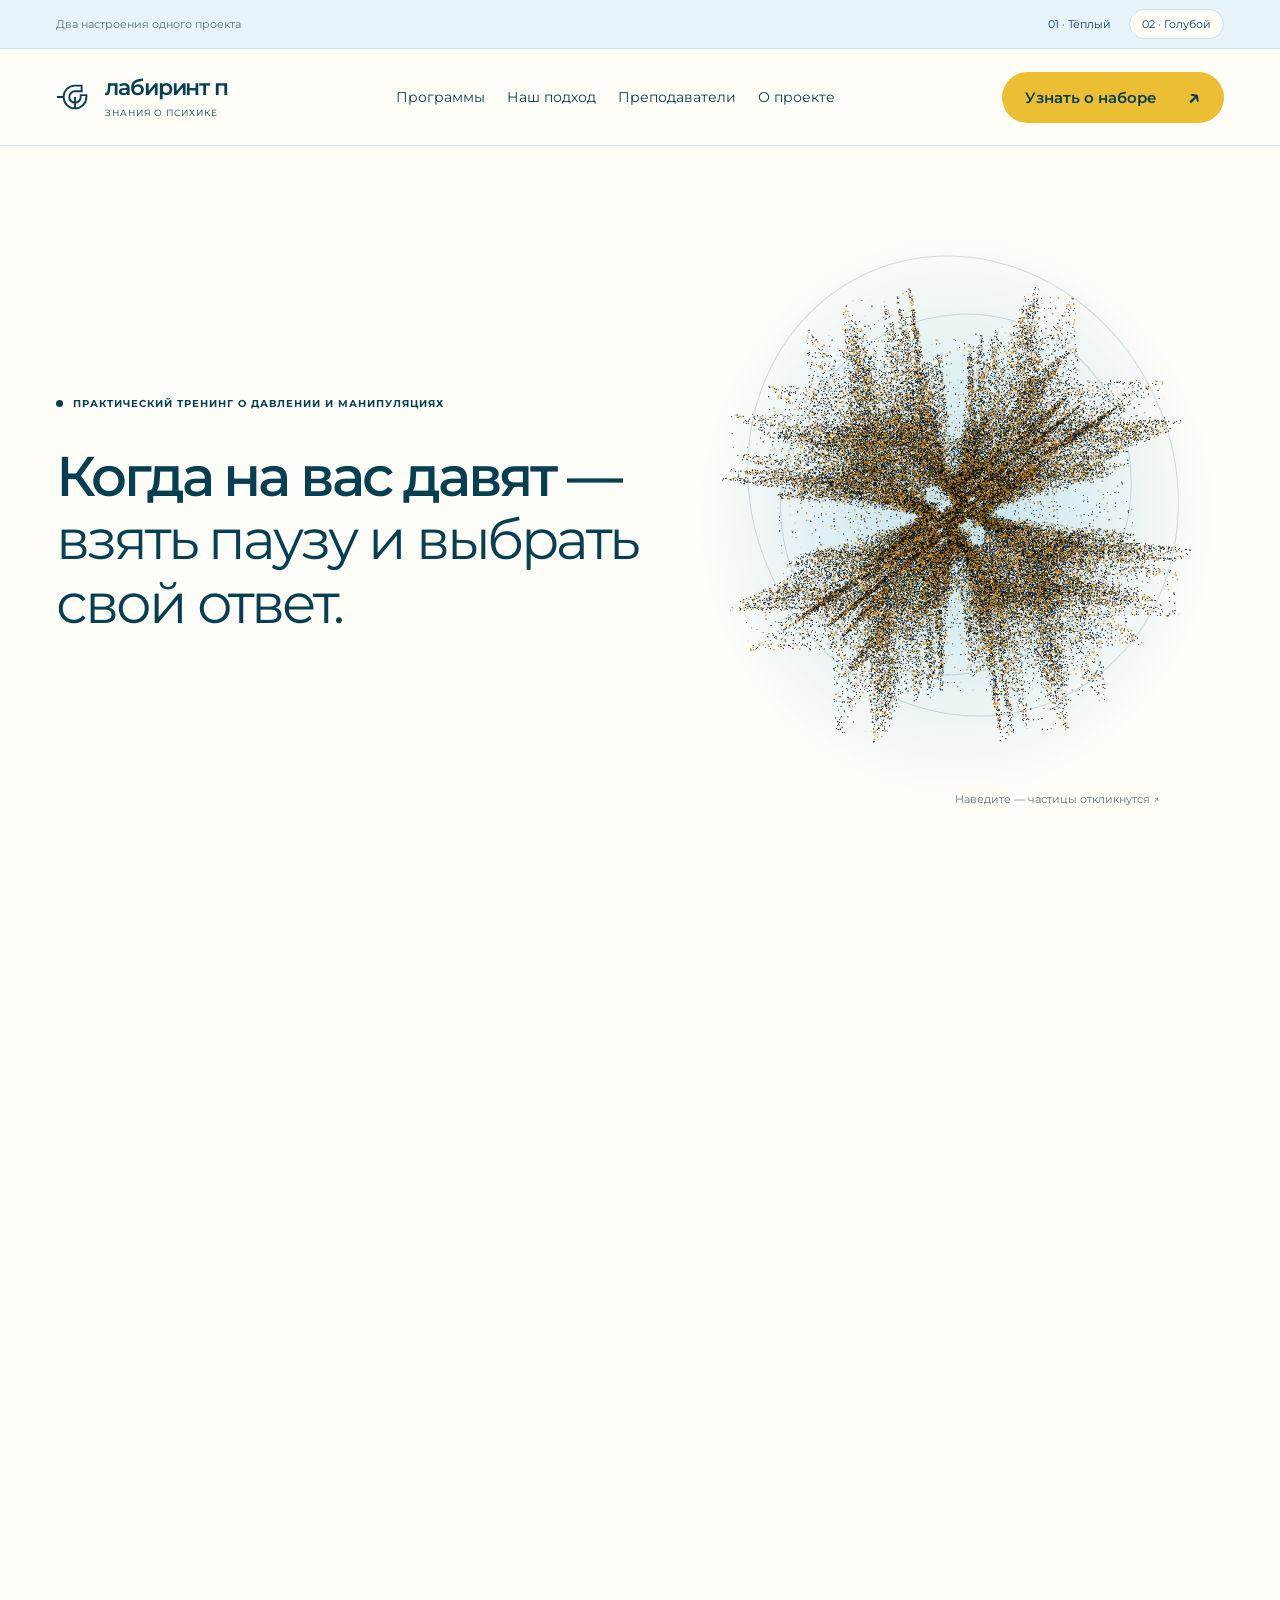
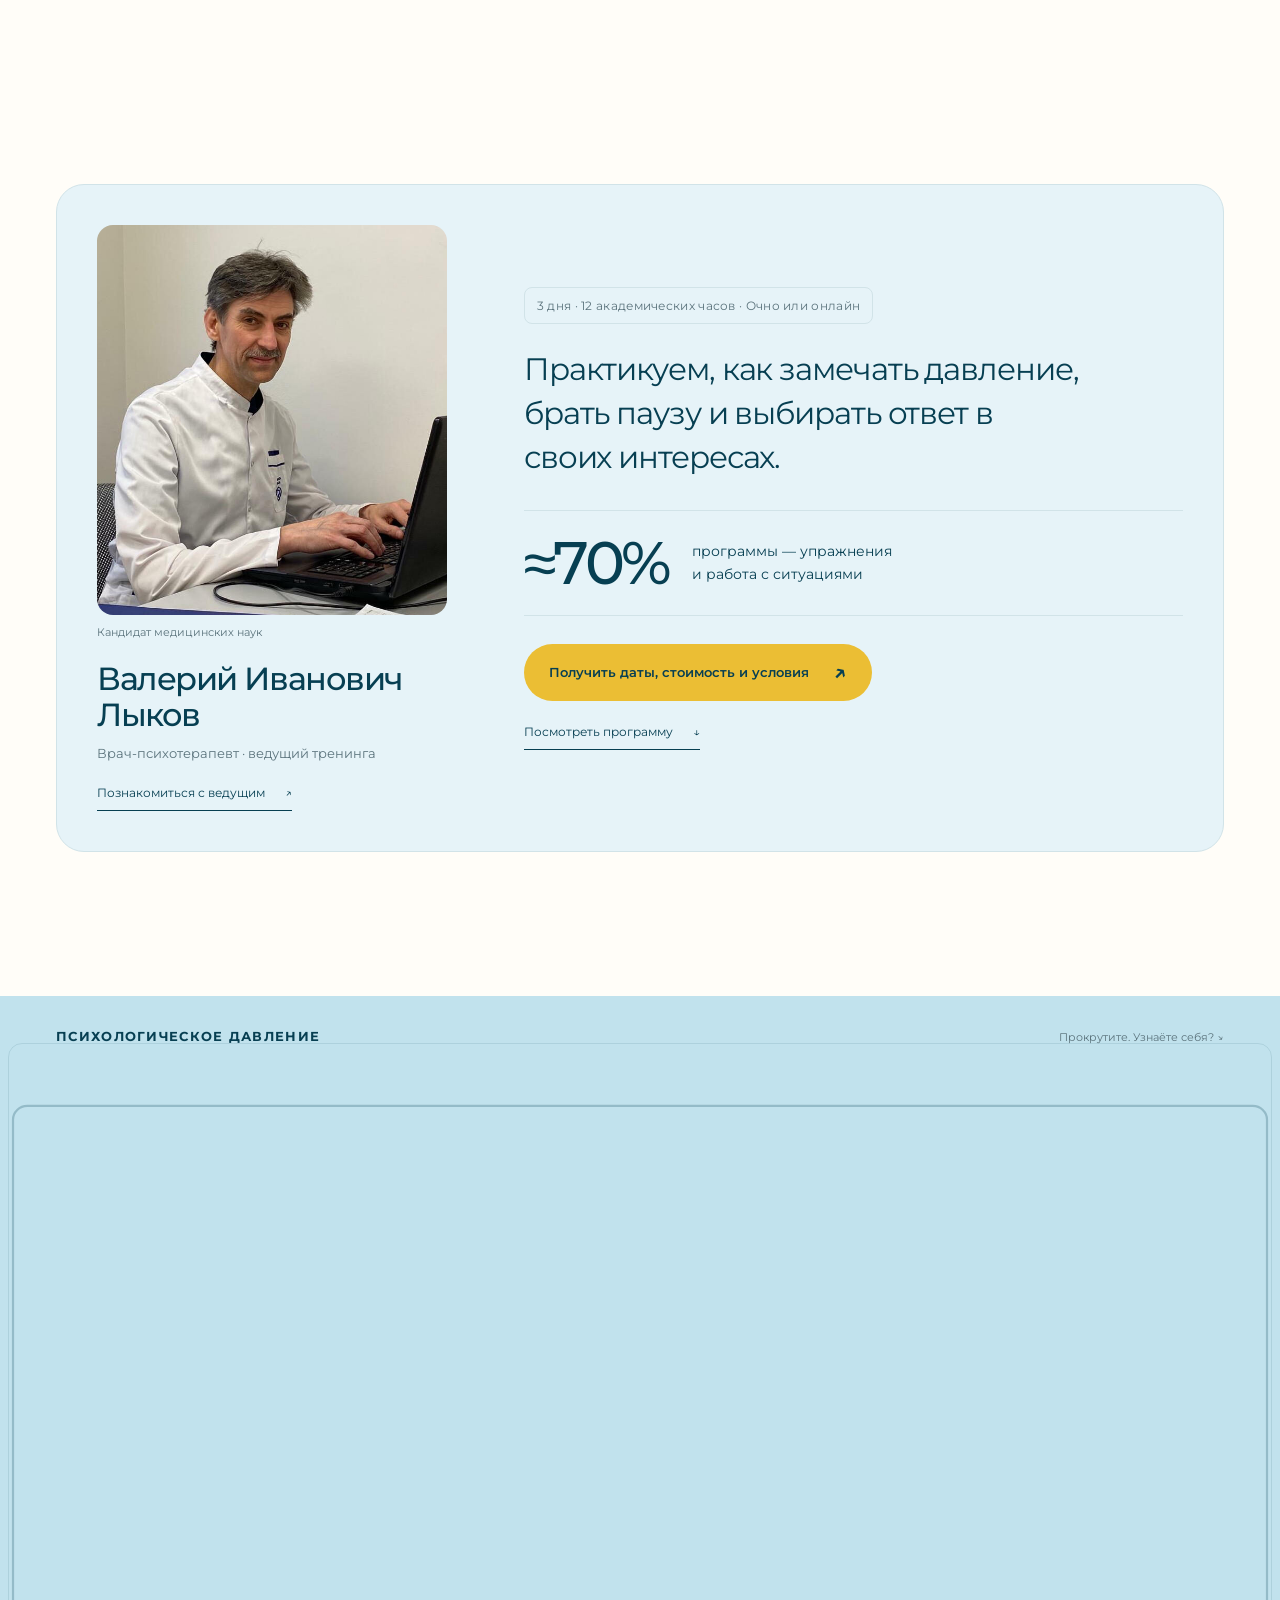
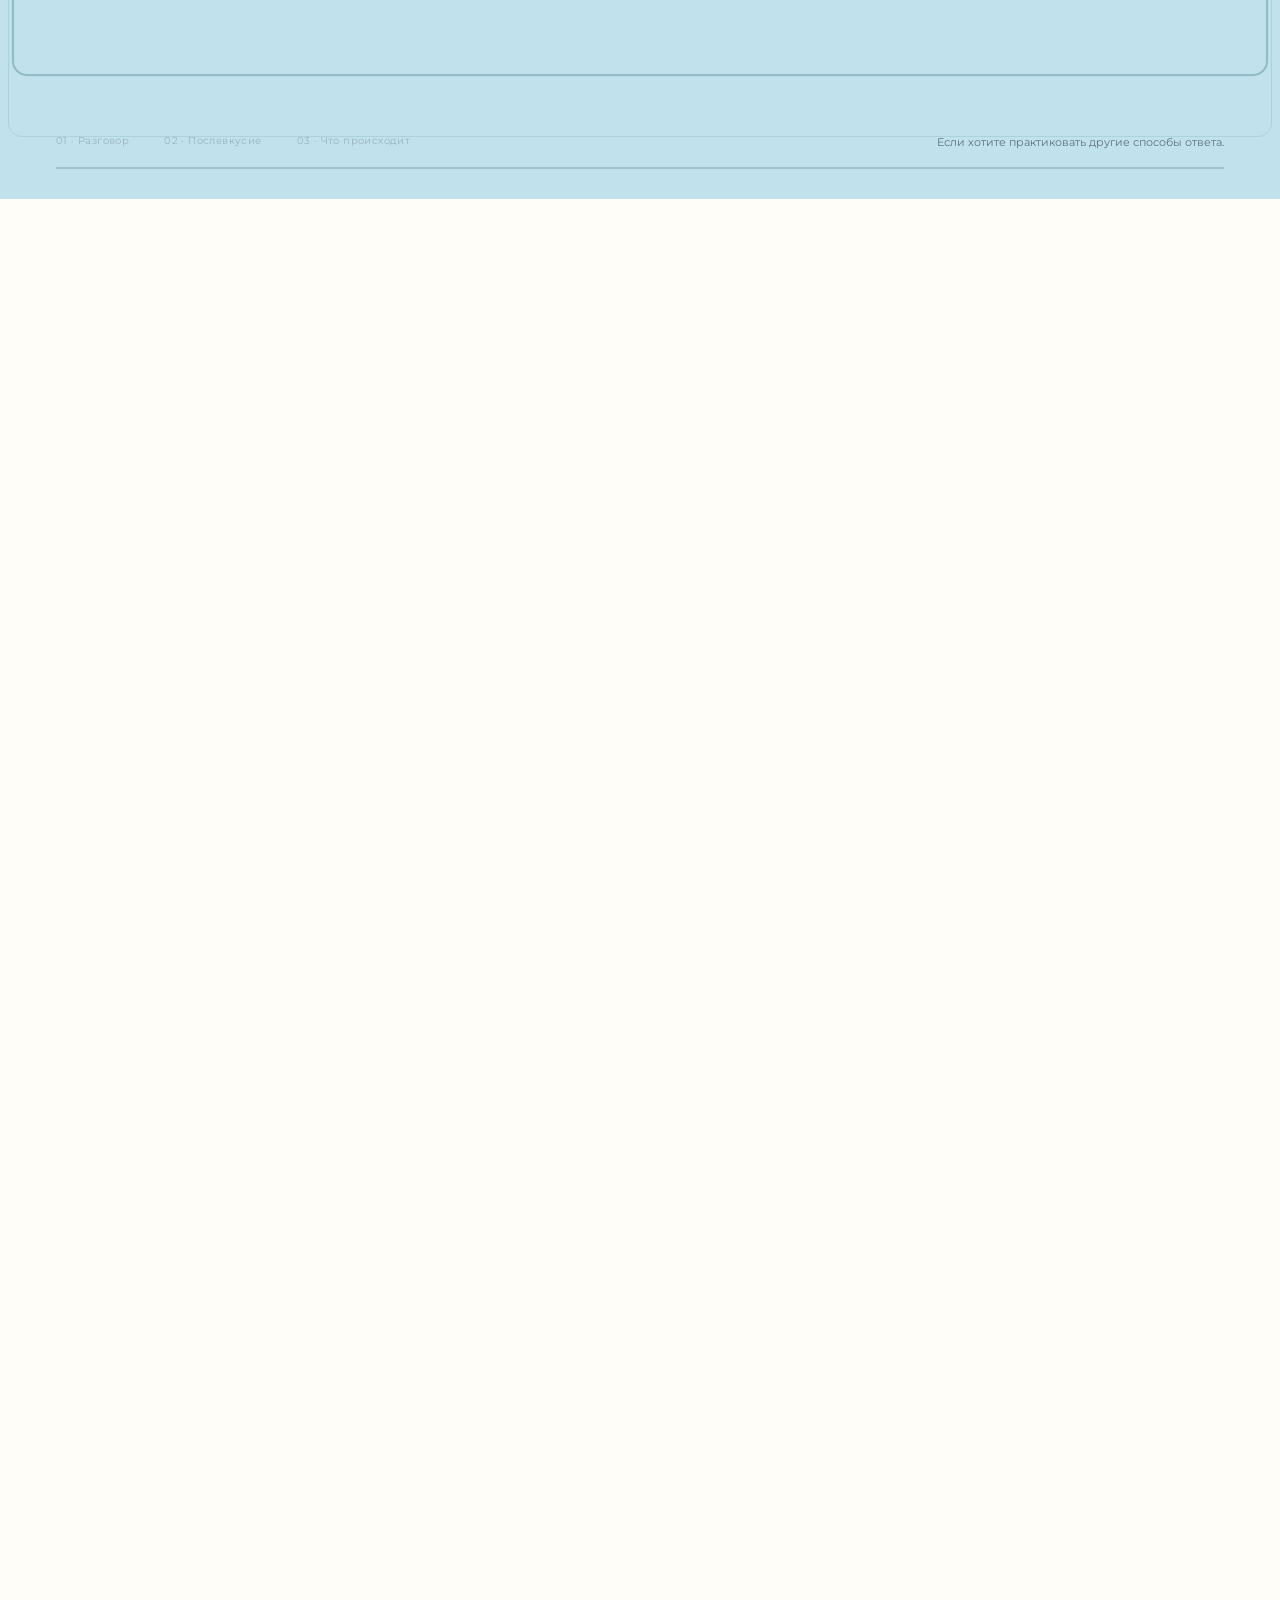
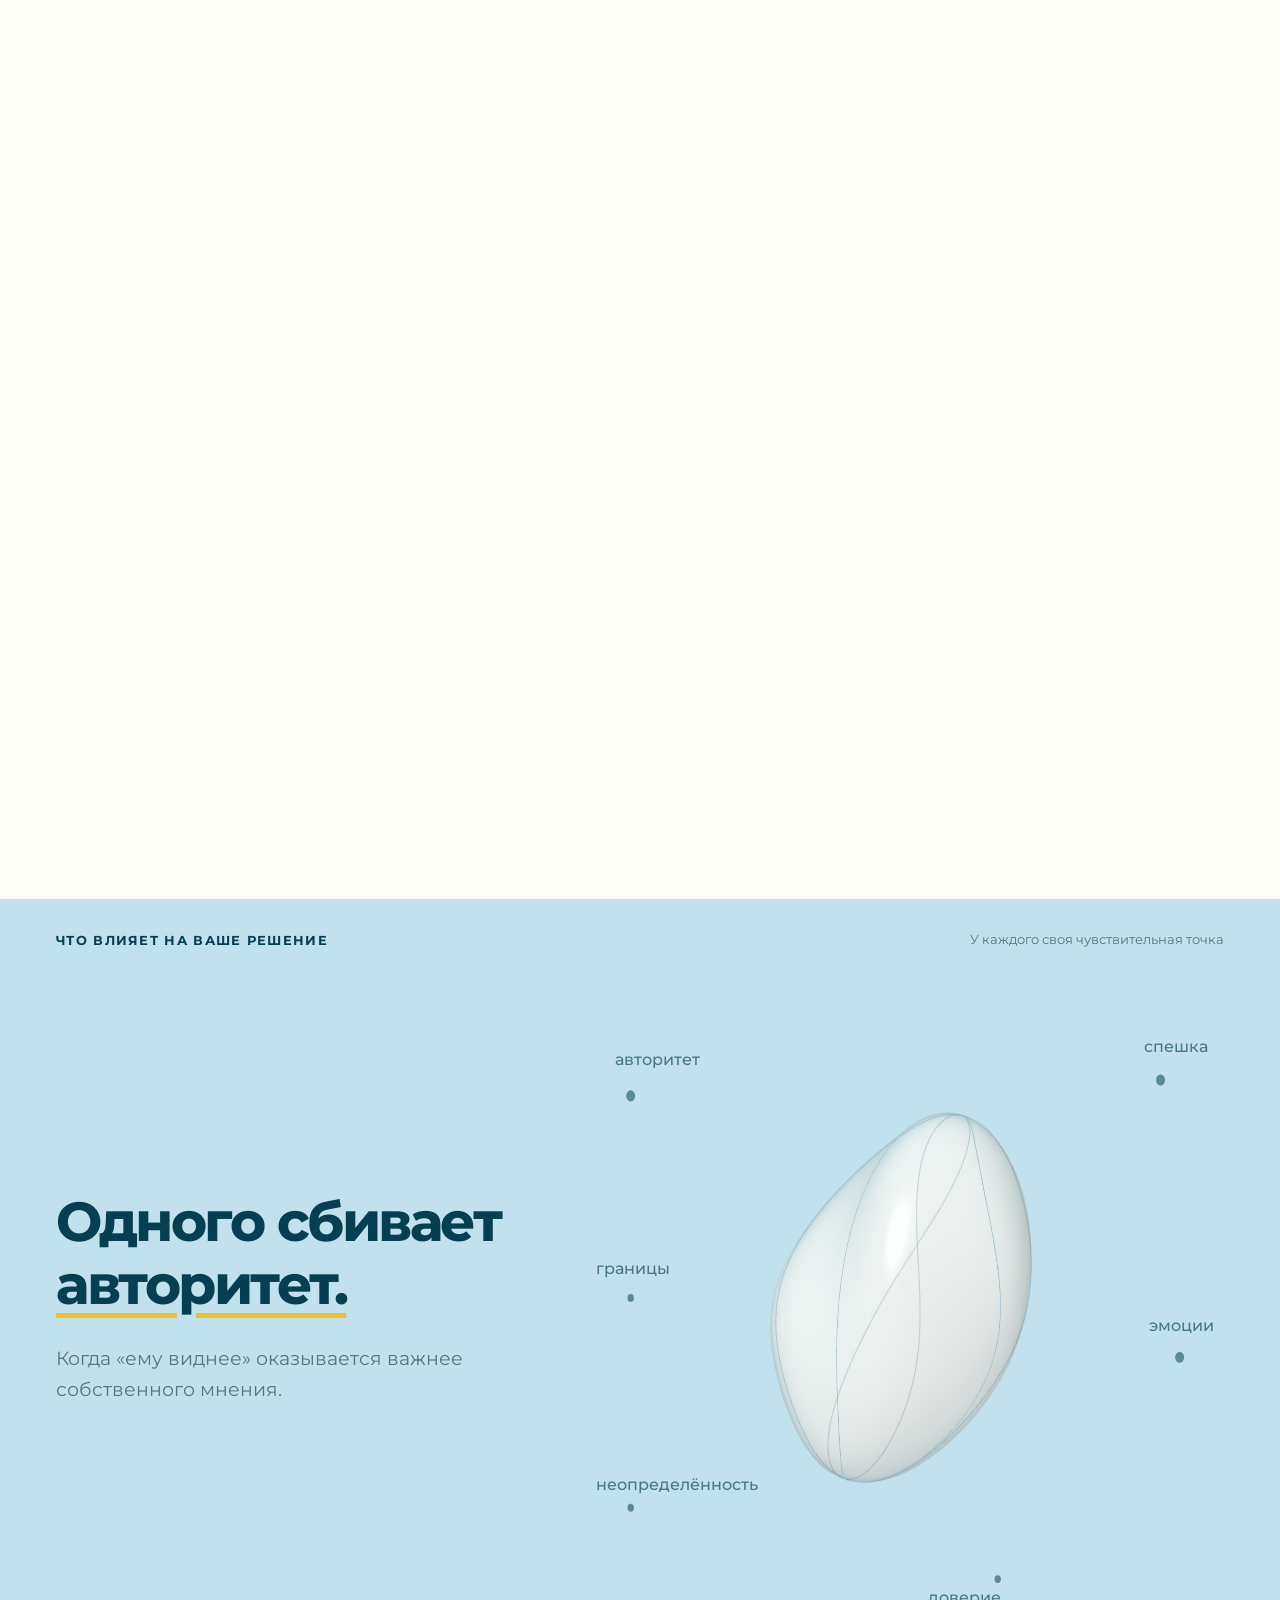
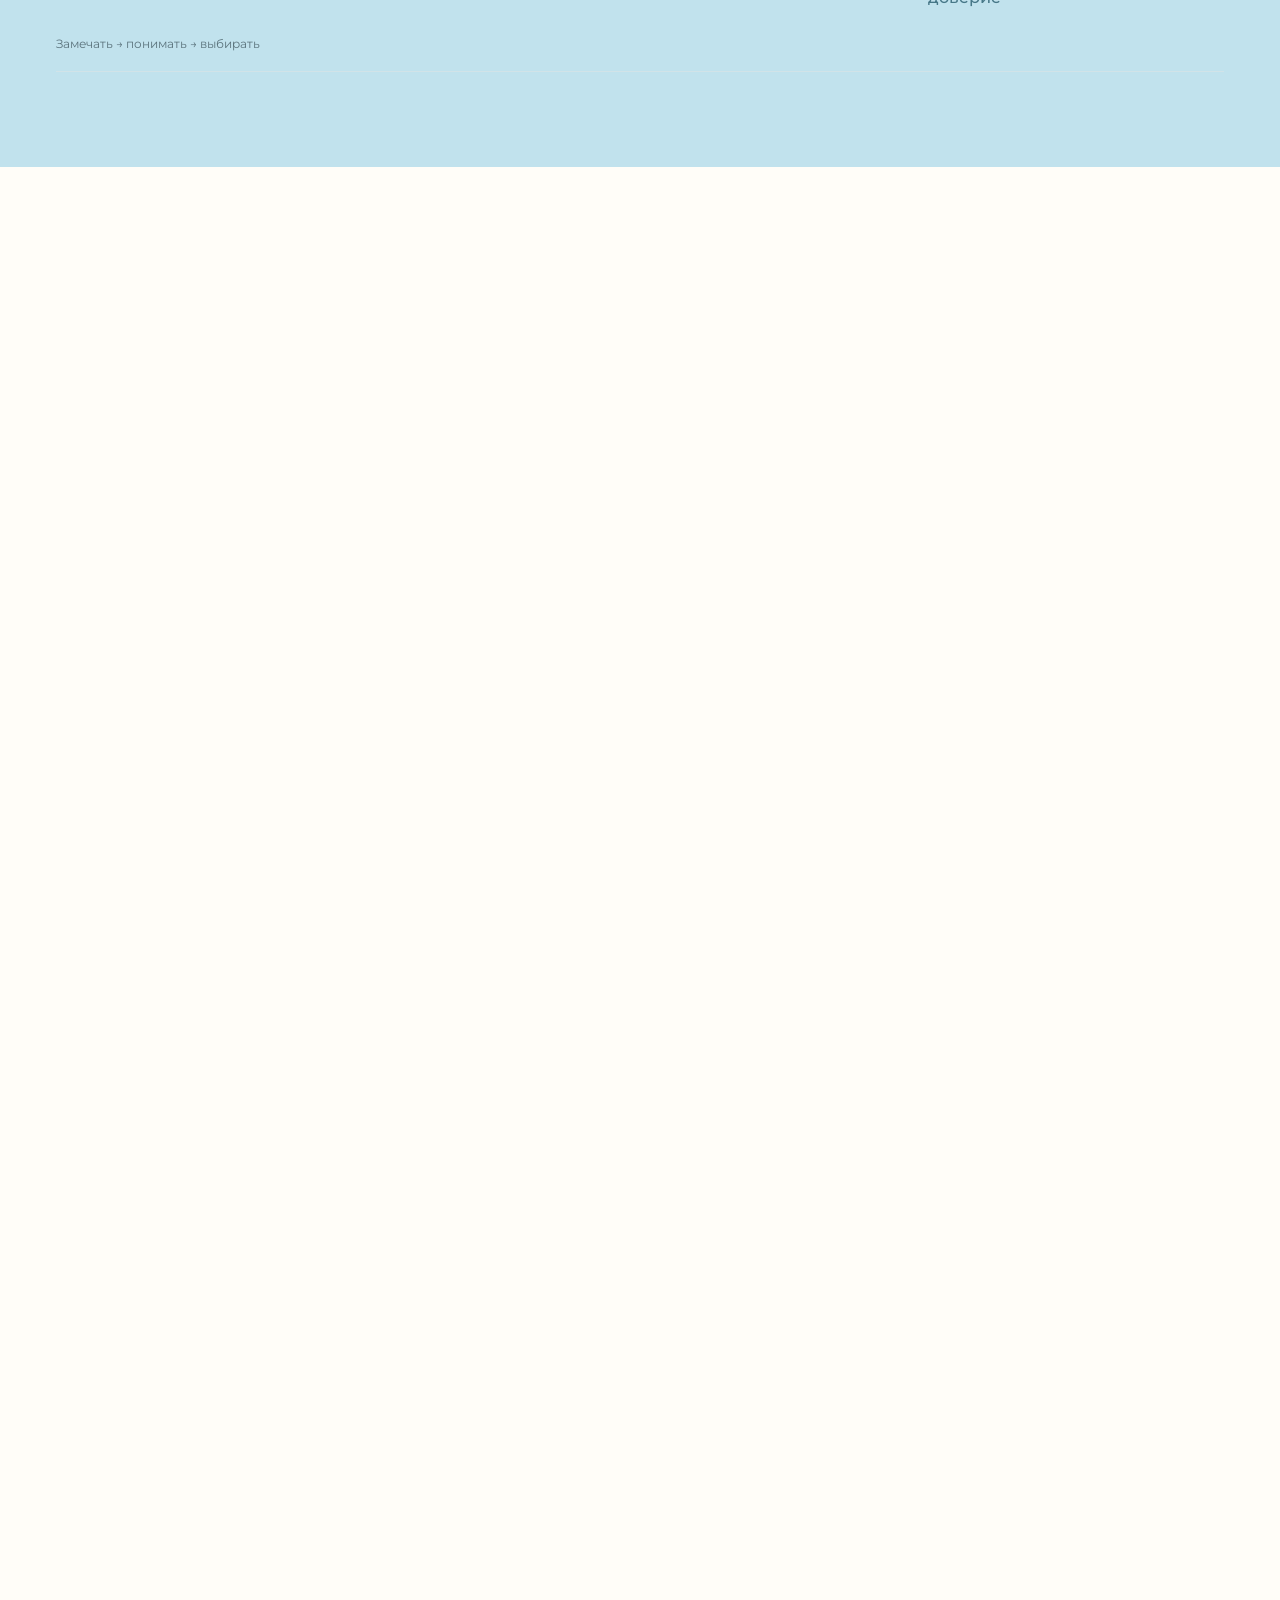
<file: v2/index.html>
<!doctype html>
<html data-release="20261006-video-motion" lang="ru" data-palette="warm">
<head>
  <meta charset="utf-8"><meta name="color-scheme" content="only light"><meta name="viewport" content="width=device-width, initial-scale=1">
  <meta name="description" content="Лабиринт П — знания о психике и практическое обучение. Тренинг противодействия психологическому давлению и манипуляциям.">
  <title>Лабиринт П — оставаться собой под давлением</title>
  <link rel="icon" href="favicon.svg" type="image/svg+xml">
  <link rel="stylesheet" href="landing.css?v=20261006-video-motion">
  <link rel="preload" href="assets/fonts/Montserrat-site.woff2" as="font" type="font/woff2" crossorigin>
  <link rel="preload" href="assets/fonts/Caveat-site.woff2" as="font" type="font/woff2" crossorigin>
  <script src="palette.js?v=20261006-video-motion"></script>
  <script type="importmap">{"imports":{"three":"./vendor/three/three.module.min.js"}}</script>
  <script src="landing.js?v=20261006-video-motion" defer></script>
</head>
<body class="home-page">
  <div class="design-switch"><span>Два настроения одного проекта</span><div role="group" aria-label="Варианты дизайна"><button data-theme="warm" aria-pressed="true">01 · Тёплый</button><button data-theme="blue" aria-pressed="false">02 · Голубой</button></div></div>
  <header class="header"><nav class="wrap navigation" aria-label="Главная навигация">
    <a class="logo" href="index.html"><svg viewBox="0 0 40 40" aria-hidden="true"><path d="M32 20A12 12 0 1 1 20 8h7v6h-7a6 6 0 1 0 6 6v-2h6v2ZM20 20v13M7 20H1"/></svg><span>лабиринт п<span class="logo-sub">знания о психике</span></span></a>
    <button class="menu-button" aria-expanded="false" aria-controls="main-menu">Меню <span>☰</span></button>
    <div class="nav-links" id="main-menu"><a href="#programs">Программы</a><a href="#approach">Наш подход</a><a href="#experts">Преподаватели</a><a href="about.html">О проекте</a></div>
    <button class="button button-small nav-apply" data-apply>Узнать о наборе <span>↗</span></button>
  </nav></header>
  <main>
<section class="hero hero-scroll wrap">
      <div class="hero-copy"><p class="eyebrow"><span class="live-dot"></span> Практический тренинг о давлении и манипуляциях</p>
        <h1>Когда на вас <span class="hero-no-break">давят —</span><br><span class="soft-emphasis">взять паузу и выбрать свой ответ.</span></h1>
      </div>
      <div class="hero-art" aria-label="Вращающаяся модель сознания — образ внутреннего пространства">
        <div class="art-orbit orbit-one"></div><div class="art-orbit orbit-two"></div>
        <div class="hero-object" data-hero-object><canvas aria-hidden="true"></canvas><picture><source srcset="assets/hero-mobile.avif" type="image/avif"><img class="mobile-hero" src="assets/hero-mobile.webp" width="640" height="610" alt="" aria-hidden="true" decoding="async" fetchpriority="high"></picture><div class="object-fallback" aria-hidden="true"><i></i><i></i><i></i></div></div>
        <span class="hero-hover-cue">Наведите — частицы откликнутся ↗</span>
      </div>
    </section>

<section class="training-intro" id="training-intro" aria-label="Знакомство с тренингом">
  <div class="trust-marquee" aria-label="Ведущий тренинга">
    <div class="marquee-window"><div class="marquee-track"><p class="marquee-phrase"><span class="marquee-hook">Три дня</span> с <span class="marquee-name">Валерием Ивановичем Лыковым</span> <span class="marquee-qualification">— врачом-психотерапевтом, кандидатом медицинских наук.</span></p></div></div>
  </div>
  <div class="intro-offer intro-step wrap">
    <div class="intro-teacher">
      <figure class="intro-portrait"><img src="assets/lykov.jpeg" width="420" height="520" alt="Валерий Иванович Лыков, ведущий тренинга" decoding="async" loading="lazy"><figcaption>Кандидат медицинских наук</figcaption></figure>
      <div class="intro-teacher-copy"><h2 class="intro-name">Валерий Иванович<br>Лыков</h2><p class="intro-credentials">Врач-психотерапевт · ведущий тренинга</p><a class="text-link" href="teacher.html">Познакомиться с ведущим <span>↗</span></a></div>
    </div>
    <div class="intro-offer-copy">
      <p class="intro-facts">3 дня · 12 академических часов · Очно или онлайн</p>
      <div class="intro-purpose"><p class="intro-reveal">Практикуем, как замечать давление, брать паузу и выбирать ответ в своих интересах.</p></div>
      <div class="intro-practice">
        <p class="intro-practice-stat"><strong>≈70%</strong><span>программы — упражнения<br>и работа с ситуациями</span></p>
        <div class="intro-enquiry"><div class="actions"><button class="button" data-apply>Получить даты, стоимость и условия <span>↗</span></button><a class="text-link" href="#program">Посмотреть программу <span>↓</span></a></div></div>
      </div>
    </div>
  </div>
</section>


<section class="pitch-scroll" id="pressure" aria-labelledby="pressure-title">
      <div class="pitch-scene">
        <div class="wrap pitch-heading"><p class="eyebrow">Психологическое давление</p><span>Прокрутите. Узнаёте себя? ↘</span></div>
        <div class="pitch-stage">
          <div class="pressure-decor" aria-hidden="true">
            <div class="pressure-frame frame-outer"></div><div class="pressure-frame frame-inner"></div>
            <div class="pressure-rail rail-left"><i></i></div><div class="pressure-rail rail-right"><i></i></div>
            <span class="pressure-demand demand-one">«Надо решить сейчас»</span><span class="pressure-demand demand-two">«Ты же понимаешь…»</span><span class="pressure-demand demand-three">«Не подводи»</span>
            <div class="pressure-echoes"><span>продолжали разговор</span><span>у себя в голове</span><span>продолжали разговор</span></div>
          </div>
          <div class="pitch-beat pitch-opening">
            <h2 id="pressure-title" class="pitch-title"><span class="pitch-word pitch-agreed">Согласились.</span> <span class="pitch-word pitch-justified">Оправдывались.</span></h2>
          </div>
          <div class="pitch-beat pitch-rumination">
            <p><span class="pitch-thought">А потом</span> <span class="pitch-thought">продолжали разговор</span> <span class="pitch-thought pitch-thought-last">у себя в голове.</span></p>
          </div>
          <div class="pitch-beat pitch-explanation">
            <div class="pitch-statement statement-pressure"><h3>Вам нужно время,<br> чтобы <em>решить.</em></h3></div>
            <div class="pitch-statement statement-choice"><p class="statement-choice-copy">Тренируем способы<br> <em>дать себе это время.</em></p></div>
            <a class="button pitch-cta" href="#skills">Что будем тренировать <span>↗</span></a>
          </div>
        </div>
        <div class="wrap pitch-bottom"><div class="pitch-chapters" aria-hidden="true"><span>01 · Разговор</span><span>02 · Послевкусие</span><span>03 · Что происходит</span></div><span class="pitch-bottom-note">Если хотите практиковать другие способы ответа.</span><div class="pitch-progress" aria-hidden="true"><i></i></div></div>
      </div>
    </section>

<section class="profile-section" id="profile" aria-labelledby="profile-title">
      <div class="profile-scene wrap">
        <div class="profile-camera">
        <div class="profile-heading"><p class="eyebrow" id="profile-title">Что влияет на ваше решение</p><span>У каждого своя чувствительная точка</span></div>
        <div class="profile-composition">
          <div class="profile-copy">
            <div class="profile-panel profile-authority"><h3>Одного сбивает<br> <em>авторитет.</em></h3><p>Когда «ему виднее» оказывается важнее собственного мнения.</p></div>
            <div class="profile-panel profile-haste"><h3>Другого сбивает<br> <em>спешка.</em></h3><p>Когда нужно ответить сейчас, а времени подумать не дают.</p></div>
            <div class="profile-panel profile-emotion"><h3>Третьего сбивает<br> <em>чужая эмоция.</em></h3><p>Когда чужие чувства становятся важнее того, что нужно вам.</p></div>
          </div>
          <div class="profile-visual" role="img" aria-label="Объёмная карта влияния: авторитет, спешка, эмоции, границы, неопределённость и доверие сходятся к внутреннему пространству человека.">
            <div class="profile-volume"><canvas aria-hidden="true"></canvas><div class="profile-volume-fallback" aria-hidden="true"><i></i><i></i><i></i></div></div>
            <svg class="profile-network" viewBox="0 0 1000 800" preserveAspectRatio="none" aria-hidden="true">
              <path class="profile-line line-authority" d="M70 145C245 145 240 315 480 392"/>
              <path class="profile-line line-haste" d="M900 125C765 125 675 275 535 370"/>
              <path class="profile-line line-emotion" d="M930 475C755 475 650 490 555 420"/>
              <path class="profile-line line-boundaries" d="M70 400C220 400 355 445 465 410"/>
              <path class="profile-line line-uncertainty" d="M70 665C280 665 285 535 470 452"/>
              <path class="profile-line line-trust" d="M645 755C635 620 575 550 520 475"/>
              <circle class="node-authority" cx="70" cy="145" r="7"/><circle class="node-haste" cx="900" cy="125" r="7"/>
              <circle class="node-emotion" cx="930" cy="475" r="7"/><circle cx="70" cy="400" r="5"/><circle cx="70" cy="665" r="5"/><circle cx="645" cy="755" r="5"/>
            </svg>
            <span class="profile-factor factor-authority" aria-hidden="true">авторитет</span><span class="profile-factor factor-haste" aria-hidden="true">спешка</span>
            <span class="profile-factor factor-emotion" aria-hidden="true">эмоции</span><span class="profile-factor factor-boundaries" aria-hidden="true">границы</span>
            <span class="profile-factor factor-uncertainty" aria-hidden="true">неопределённость</span><span class="profile-factor factor-trust" aria-hidden="true">доверие</span>
          </div>
        </div>
        </div>
        <div class="profile-panel profile-ending"><p class="profile-personal">У каждого свой профиль восприимчивости.</p><h3><span class="question-line"><span>А как это</span></span> <span class="question-line"><span>происходит <em>у вас?</em></span></span></h3></div>
        <div class="profile-footer" aria-hidden="true"><span>Замечать → понимать → выбирать</span><div class="profile-progress"><i></i></div></div>
      </div>
    </section>

<section class="practice-band method-premise" id="approach"><div class="wrap practice-layout"><div><p class="eyebrow">От понимания к действию</p><h2>Зачем нужна<br><span class="soft-emphasis">живая практика.</span></h2><p class="method-promise">Можно знать, что вы вправе отказаться, и всё же согласиться под напором собеседника.</p></div><div class="manipulator-note"><p class="body-text">Чтение и видео помогают познакомиться с приёмами.</p><p class="manipulator-detail">На тренинге вы выполняете упражнения, задаёте вопросы ведущему и обсуждаете способы ответа на модельных ситуациях.</p></div></div></section>

<section class="skills-section" id="skills" aria-labelledby="skills-title">
      <div class="skills-scene wrap">
        <div class="skills-heading"><p class="eyebrow">Четыре навыка для сложного разговора</p><h2 id="skills-title">Что будем <span class="soft-emphasis">тренировать?</span></h2></div>
        <div class="skills-stage">
          <div class="skill-space" aria-hidden="true"><i class="skill-edge edge-left"></i><i class="skill-edge edge-right"></i></div>
          <article class="skill-beat skill-recognize"><span class="skill-number" aria-hidden="true">01</span><div class="skill-copy"><h3><span class="skill-word">Умение замечать давление</span><i class="skill-scan" aria-hidden="true"></i></h3><p>Различать просьбу, убеждение и давление. Замечать ход разговора и своё состояние, чтобы определить момент для паузы.</p></div></article>
          <article class="skill-beat skill-distance"><span class="skill-number" aria-hidden="true">02</span><div class="skill-copy"><h3><span class="skill-word">Умение брать паузу</span></h3><p>Практиковать паузу и отсрочку решения. Получить время, чтобы разобраться в предложении и собственном отношении к нему.</p></div></article>
          <article class="skill-beat skill-control"><span class="skill-number" aria-hidden="true">03</span><div class="skill-copy"><h3><span class="control-line">Понимание</span> <span class="control-line">своих реакций</span></h3><p>Замечать, что влияет именно на вас: авторитет, спешка, чувство вины или чужая эмоция. Учитывать это при выборе действия.</p></div></article>
          <article class="skill-beat skill-neutralize"><span class="skill-number" aria-hidden="true">04</span><div class="skill-copy"><h3><span class="neutralize-line">Выбор</span> <span class="neutralize-line">следующего шага</span></h3><p>Уточнить, проверить информацию, выразить несогласие, отказаться или завершить разговор — с учётом ситуации и своих интересов.</p></div></article>
        </div>
        <p class="skill-space-note" aria-hidden="true">место для вашего решения</p>
        <div class="skills-footer" aria-hidden="true"><span>От чужого влияния к своему решению</span><div class="skill-track"><i><b></b></i><i><b></b></i><i><b></b></i><i><b></b></i></div></div>
      </div>
    </section>

<section class="practice-band training-result" id="training-result"><div class="wrap practice-layout"><div><p class="eyebrow">Модельная ситуация</p><h2>Как проходит<br><span class="soft-emphasis">практика.</span></h2></div><div><p class="body-text">Собеседник требует немедленного решения. В упражнении можно взять паузу, уточнить причину срочности или отложить ответ. После — обсудить, что оказалось трудным и какой способ подходит вам.</p></div></div>
<div class="wrap pause-demo" data-practice-demo data-state="pressure" aria-labelledby="pause-title">
 <div class="pause-diagram" aria-hidden="true"><svg viewBox="0 0 640 420"><circle class="pause-ring ring-outer" cx="320" cy="210" r="160"/><circle class="pause-ring ring-inner" cx="320" cy="210" r="120"/><path class="pause-path" d="M90 210H245M395 210H550"/></svg><span class="pause-demand demand-left">«Надо решить сейчас»</span><span class="pause-demand demand-right">«Не подводи»</span><span class="pause-core">мой ответ</span></div>
 <div class="pause-content"><p class="eyebrow">Время для вашего решения</p><h3 id="pause-title">«Мне нужно время.<br><span class="soft-emphasis">Я отвечу позже».</span></h3><p>Пауза даёт время разобраться в предложении и выбрать следующий шаг.</p><button class="button button-outline" data-pause-toggle aria-pressed="false" aria-controls="pause-options" hidden>Взять паузу <span>↗</span></button><div class="pause-options" id="pause-options"><span class="pause-choice">Уточнить причину срочности</span><span class="pause-choice">Проверить информацию</span><span class="pause-choice">Отложить ответ</span></div><p class="pause-status" role="status" aria-live="polite"></p></div>
</div><div class="wrap exercise-proof" data-material-slot="exercise"><p class="eyebrow">Посмотрите, как проходит упражнение</p><p>Фрагмент занятия</p><span class="material-pending">Материал готовится</span><!-- Реальное видео: ситуация → попытка ответа участника → разбор ведущего. --></div></section>

<section class="program-section" id="program" aria-labelledby="program-heading">
      <svg class="section-wave wave-top" viewBox="0 0 1440 160" preserveAspectRatio="none" aria-hidden="true"><path data-wave-top d="M0 76C180 180 240 -30 430 56S690 160 840 64S1130 10 1440 80V160H0Z"/></svg>
      <div class="wrap program-layout">
        <div class="program-intro"><p class="eyebrow">Главный тренинг · 3 дня · 12 ак. часов</p><h2 id="program-heading">Три дня:<br><span class="soft-emphasis">замечать, понимать, действовать.</span></h2><p>От распознавания давления — к собственной последовательности действий в разговоре.</p><div class="program-practice"><strong>≈70%</strong><span>времени — упражнения<br>и работа с ситуациями</span></div><button class="button situation-cta" data-apply>Получить даты, стоимость и условия <span>↗</span></button></div>
        <div class="modules">
          <article class="module"><span class="module-day">День 1 · Замечать</span><div class="module-card"><div class="module-meta"><span>01</span><span>2 академических часа</span></div><h3>Замечать давление</h3><p>Разбираемся, чем отличаются влияние, давление и манипуляция. Учимся замечать изменения собственного состояния и практикуем базовый приём саморегуляции перед выбором ответа.</p><div class="module-result"><b>Ваша опора</b><span>Приём саморегуляции перед выбором ответа.</span></div></div></article>
          <article class="module"><span class="module-day">День 2 · Понимать</span><div class="module-card"><div class="module-meta"><span>02</span><span>5 академических часов</span></div><h3>Понимать свою восприимчивость</h3><p>Исследуем, какие обстоятельства сильнее сбивают вас с собственной позиции. Практикуем паузу, изменение дистанции, отсрочку решения и проверку информации.</p><div class="module-result"><b>Ваша опора</b><span>Способы дать себе время обдумать ответ.</span></div></div></article>
          <article class="module"><span class="module-day">День 3 · Действовать</span><div class="module-card"><div class="module-meta"><span>03</span><span>5 академических часов</span></div><h3>Соединять навыки</h3><p>Работаем с модельными ситуациями и составляем собственную последовательность действий: что замечать, когда брать паузу и как выбирать следующий шаг. По желанию можно работать с личным опытом — в комфортном для вас объёме.</p><div class="module-result"><b>Ваша опора</b><span>Собственная последовательность действий.</span></div></div></article>
        </div>
      </div>
      <div class="wrap programme-test"><strong>Авторский тест восприимчивости к психологическому давлению</strong><p>Его результаты служат материалом для обсуждения индивидуальных особенностей. Это не клиническая диагностика.</p></div>
      <svg class="section-wave wave-bottom" viewBox="0 0 1440 160" preserveAspectRatio="none" aria-hidden="true"><path data-wave-bottom d="M0 70C150 -20 310 160 480 85S770 -10 920 80S1260 165 1440 60V160H0Z"/></svg>
    </section>

<section class="section wrap" id="experts"><div class="section-heading"><div><p class="eyebrow">Ведущий тренинга и эксперт проекта</p><h2>Практики,<br> <span class="soft-emphasis">которые знают своё дело.</span></h2></div><p class="body-text">Тренинг ведёт Валерий Лыков. В работе проекта участвует Олег Кутушев. Оба — практикующие врачи-психотерапевты.</p></div><div class="expert-grid"><article class="expert-card" data-reveal><div class="expert-photo"><img src="assets/lykov.jpeg" decoding="async" alt="Валерий Иванович Лыков" loading="lazy"><span>Ведущий тренинга</span></div><div class="expert-info"><h3>Валерий Лыков</h3><p>Врач-психотерапевт,<br> кандидат медицинских наук.</p><a class="text-link" href="teacher.html">Познакомиться с ведущим ↗</a></div></article><article class="expert-card" data-reveal><div class="expert-photo"><img src="assets/kutushev.jpg" decoding="async" alt="Олег Кутушев" loading="lazy"><span>Эксперт проекта</span></div><div class="expert-info"><h3>Олег Кутушев</h3><p>Врач-психотерапевт, психиатр-нарколог, кандидат медицинских наук. Заслуженный врач Российской Федерации.</p><a class="text-link" href="about.html">О команде проекта ↗</a></div></article></div></section>

<section class="expert-opinion" id="reviews"><div class="wrap"><div class="section-heading"><div><p class="eyebrow">Опыт участия</p><h2>Как участники<br><span class="soft-emphasis">описывают практику.</span></h2></div></div><div class="review-grid"><article class="review-slot" data-material-slot="practice-review"><span class="quote-mark" aria-hidden="true">“</span><h3>Об упражнениях и разборе</h3><span class="material-pending">Отзыв готовится</span><!-- Реальный отзыв: ситуация, трудность, полезное в упражнении или обсуждении; согласованная подпись и источник. --></article><article class="review-slot" data-material-slot="participation-review"><span class="quote-mark" aria-hidden="true">“</span><h3>О степени участия</h3><span class="material-pending">Отзыв готовится</span><!-- Реальный отзыв: как человек выбирал, чем делиться и в каких упражнениях участвовать; согласованная подпись и источник. --></article></div></div></section>

<section class="section wrap certificate-section"><div><p class="eyebrow">После обучения</p><h2>Новые навыки.<br> <span class="soft-emphasis">Ваш сертификат.</span></h2><p class="body-text">После прохождения тренинга вы получите сертификат. За три дня вы познакомитесь со способами реагирования, попробуете их в упражнениях и составите собственную последовательность действий. Применение в повседневных разговорах потребует дальнейшей практики.</p></div><div class="certificate-scene" data-reveal><div class="certificate"><div class="certificate-top"><span>ЛАБИРИНТ П</span><span>ОБРАЗЕЦ</span></div><div class="certificate-line"></div><p class="certificate-title">Сертификат</p><span>о прохождении тренинга</span><p class="certificate-name">Анна Александрова</p><p>«Противодействие психологическому<br> давлению и манипуляциям»</p><div class="certificate-bottom"><span>12 академических часов</span><span>Москва · 2026</span></div></div><span class="certificate-note">Демонстрационный образец · оформление будет уточнено</span></div></section>

<section class="section surface" id="faq"><div class="wrap faq-layout"><div><p class="eyebrow">Чтобы было спокойно и понятно</p><h2>Вы сами выбираете<br><span class="soft-emphasis">степень участия.</span></h2><p class="body-text">Можно работать с предложенной ситуацией и не рассказывать группе о личном опыте. Можно отказаться от упражнения или прекратить его.</p><button class="text-link" data-apply>Задать вопрос ↗</button></div><div class="faq-items"><details><summary>Нужно ли разбираться в психологии?<span>+</span></summary><p>Нет. Можно прийти без специальной подготовки. Тренинг рассчитан на взрослых от 18 лет.</p></details><details><summary>Как проходит онлайн-обучение?<span>+</span></summary><p>Встречаемся по видеосвязи в реальном времени. Можно задавать вопросы ведущему и выполнять упражнения вместе с группой. Программа и продолжительность такие же, как при очной встрече.</p></details><details><summary>Мне придётся рассказывать о личном?<span>+</span></summary><p>Только если вы сами захотите. Можно выбрать предложенную ситуацию или работать со своим опытом, не рассказывая о нём группе.</p></details><details><summary>Что поможет лучше понять мои реакции?<span>+</span></summary><p>Результаты авторского теста восприимчивости к психологическому давлению служат материалом для обсуждения индивидуальных особенностей. Это не клиническая диагностика.</p></details><details><summary>Будут ли материалы и записи встреч?<span>+</span></summary><p>Перед открытием набора расскажем, какие материалы вы получите и будут ли записи встреч.</p></details><details><summary>Как записаться и оплатить обучение?<span>+</span></summary><p>Оставьте контакт и укажите удобный формат. Мы пришлём даты, расписание, стоимость и условия, ответим на вопросы перед записью.</p></details></div></div></section>

<section class="section formats-section" id="formats"><div class="wrap"><div class="section-heading"><div><p class="eyebrow">Выберите удобный формат</p><h2>Очно<br><span class="soft-emphasis">или онлайн.</span></h2></div><p class="body-text">В обоих форматах — три дня и 12 академических часов. После прохождения тренинга вы получите сертификат.</p></div><div class="format-grid approved-formats"><article class="format-card" data-reveal><span class="format-icon">↗</span><span class="pill">По видеосвязи</span><h3>Онлайн</h3><p>Живые занятия по видеосвязи с ведущим, вопросами и практическими упражнениями.</p><button class="text-link" data-apply data-format="online">Получить условия онлайн-участия ↗</button></article><article class="format-card" data-reveal><span class="format-icon">◎</span><span class="pill">В одном пространстве</span><h3>Очно</h3><p>Занятия в одном пространстве, упражнения в парах и небольших группах.</p><button class="text-link" data-apply data-format="in-person">Получить условия очного участия ↗</button></article></div></div></section>

<section class="section wrap pricing approved-pricing" id="enroll"><div><p class="eyebrow">Даты, стоимость и условия</p><h2>Сравните<br><span class="soft-emphasis">условия участия.</span></h2><p class="body-text">Получите расписание и условия ближайшей группы в удобном формате.</p></div><div class="conditions-table-wrap"><table class="conditions-table"><caption class="visually-hidden">Сравнение онлайн- и очного участия</caption><thead><tr><th scope="col">Условия</th><th scope="col">Онлайн</th><th scope="col">Очно</th></tr></thead><tbody><tr><th scope="row">Ближайшая группа</th><td data-condition="online-dates">Даты уточняются</td><td data-condition="in-person-dates">Даты уточняются</td></tr><tr><th scope="row">Расписание</th><td>Расписание уточняется</td><td>Расписание уточняется</td></tr><tr><th scope="row">Где проходят занятия</th><td>Платформа уточняется</td><td>Адрес уточняется</td></tr><tr><th scope="row">Стоимость</th><td>Уточняется</td><td>Уточняется</td></tr><tr><th scope="row">Что входит</th><td>Состав участия уточняется</td><td>Состав участия уточняется</td></tr><tr><th scope="row">Записи встреч</th><td>Наличие и условия доступа уточняются</td><td>Наличие и условия доступа уточняются</td></tr></tbody></table><p class="conditions-note">Оплату, порядок записи и условия отмены сообщим вместе с информацией о группе.</p><!-- Заполнить подтверждённые условия для каждого формата, порядок оплаты и отмены. --></div></section>

<section class="closing wrap"><div class="closing-orbit" aria-hidden="true">◎</div><p class="eyebrow">Следующий шаг — получить информацию</p><h2>Получите условия —<br><span class="soft-emphasis">и решите, подходит ли вам тренинг.</span></h2><ol class="enquiry-steps"><li><span>01</span>Оставьте контакт и укажите формат.</li><li><span>02</span>Получите даты, расписание, стоимость и условия.</li><li><span>03</span>Задайте вопросы и решите, хотите ли записаться.</li></ol><div class="actions"><button class="button" data-apply>Получить даты, стоимость и условия <span>↗</span></button><a class="text-link" href="https://t.me/anolabyrinthp" target="_blank" rel="noopener">Наш Telegram ↗</a></div><p class="closing-note">Для получения условий рассказывать о личной ситуации не нужно.</p></section>

<section class="section surface" id="programs"><div class="wrap"><div class="section-heading"><div><p class="eyebrow">Образовательные программы</p><h2>Что ещё можно<br> <span class="soft-emphasis">изучить.</span></h2><p class="body-text programs-description">Другие программы «Лабиринта П» — для себя и для работы с людьми.</p></div><a class="text-link" href="learning.html">Все направления ↗</a></div><div class="program-grid"><article class="program-card featured" data-reveal><div class="pill-row"><span class="pill">Главный тренинг</span><span class="pill">18+</span></div><span class="program-art" aria-hidden="true">◎</span><h3>Противодействие психологическому давлению и манипуляциям</h3><p>Для тех, кто хочет увереннее принимать решения в отношениях, на работе и в повседневном общении.</p><div class="program-bottom"><span>3 дня · 12 ак. часов</span><a class="button button-small" href="course.html" data-course-link>О тренинге ↗</a></div></article><article class="program-card" data-reveal><div class="pill-row"><span class="pill">Для специалистов</span><span class="pill">ДПО</span></div><span class="program-art" aria-hidden="true">≈</span><h3>Базовый курс по суггестивной психотерапии</h3><p>Для специалистов, которые хотят глубже изучить установление контакта, работу с голосом и методы внушения. Теория и практические упражнения.</p><div class="program-bottom"><span>20 ак. часов</span><a class="text-link" href="suggestive.html">О программе ↗</a></div></article></div></div></section>
</main>
  <footer class="footer"><div class="wrap footer-main"><div><a class="logo" href="index.html"><svg viewBox="0 0 40 40" aria-hidden="true"><path d="M32 20A12 12 0 1 1 20 8h7v6h-7a6 6 0 1 0 6 6v-2h6v2ZM20 20v13M7 20H1"/></svg><span>лабиринт п<span class="logo-sub">знания о психике</span></span></a><p>Образовательный проект.<br> Учимся понимать себя и общаться с другими.</p></div><div><h3>Обучение</h3><a href="course.html" data-course-link>Давление и манипуляции</a><a href="suggestive.html">Суггестивная психотерапия</a><a href="learning.html">Все программы</a></div><div><h3>Проект</h3><a href="about.html">О нас</a><a href="#experts">Преподаватели</a><a href="about.html#contacts">Контакты</a></div><div><h3>Будем на связи</h3><a href="https://t.me/anolabyrinthp" target="_blank" rel="noopener">Telegram ↗</a><a href="https://vk.ru/labirinthp" target="_blank" rel="noopener">ВКонтакте ↗</a><a href="https://vkvideo.ru/@labirinthp" target="_blank" rel="noopener">VK Видео ↗</a><a href="https://dzen.ru/labyrinthp" target="_blank" rel="noopener">Дзен ↗</a></div></div><div class="wrap footer-bottom"><span>© 2026 АНО ДПО «Лабиринт П»</span><a href="education-info.html">Сведения об организации</a><a href="privacy.html">Политика конфиденциальности</a><span>Дизайн-макет</span></div></footer>
  <dialog class="apply-dialog" aria-labelledby="apply-title"><button class="dialog-close" data-close aria-label="Закрыть">×</button><p class="eyebrow">Даты, стоимость и условия</p><h2 id="apply-title">Как с вами связаться?</h2><p>Укажите контакт и удобный формат. Для получения информации личная история не нужна.</p><form><label>Ваше имя <span class="field-optional">необязательно</span><input name="name" autocomplete="given-name" placeholder="Анна"></label><label>Телефон или Telegram<input name="contact" placeholder="+7 или @username" required></label><label>Удобный формат<select name="format"><option value="undecided">Ещё не определился</option><option value="online">Онлайн</option><option value="in-person">Очно</option></select></label><button class="button" type="submit">Посмотреть подтверждение ↗</button><small>Макет формы. Данные никуда не отправляются.</small></form><p class="form-result" role="status" hidden>Так будет выглядеть подтверждение заявки. В рабочей версии здесь появится информация о том, когда и как с вами свяжутся.</p></dialog>
</body></html>
</file>
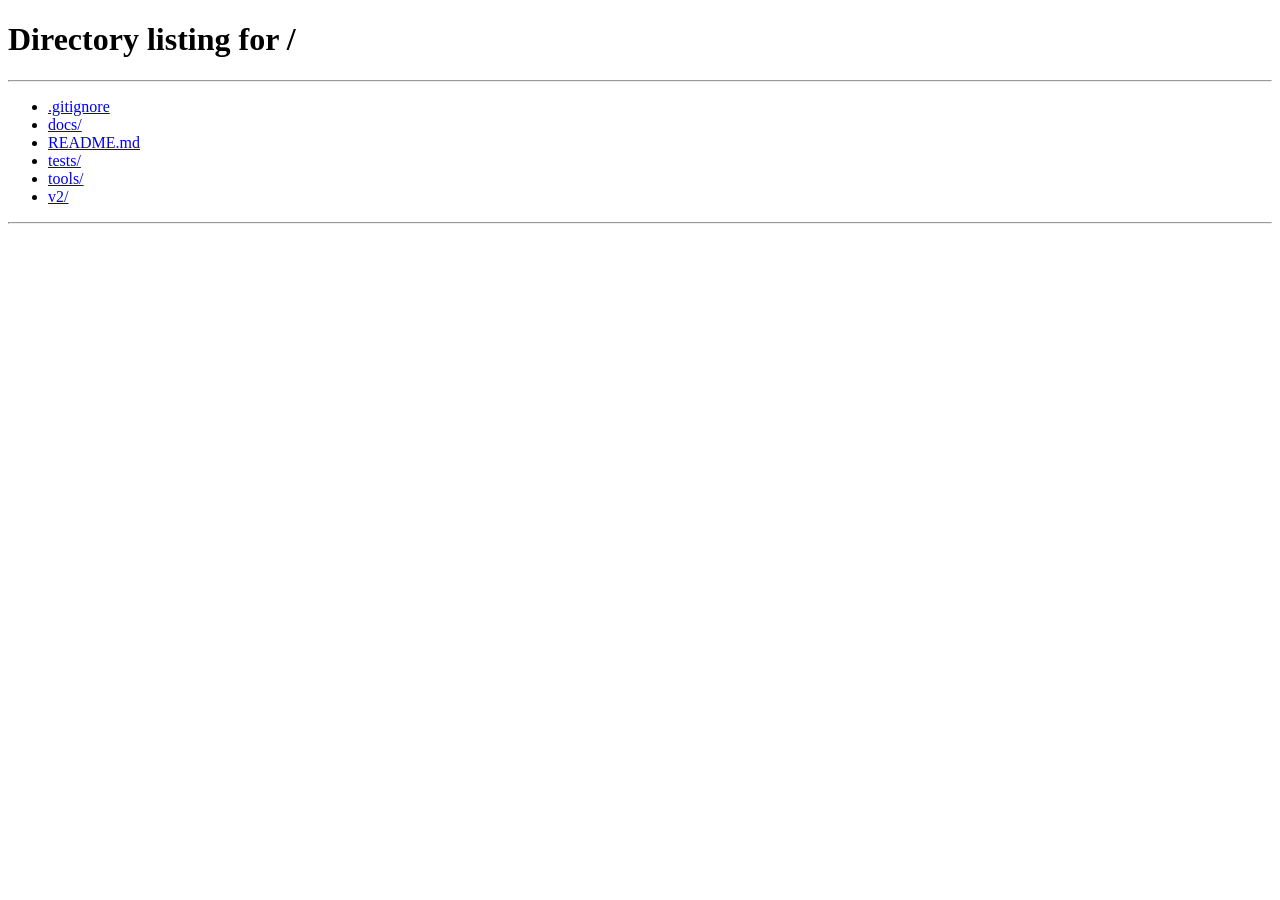
<file: v2/register/index.html>
<!doctype html>
<html lang="ru">
<head>
  <meta charset="utf-8"><meta name="color-scheme" content="only light">
  <meta name="viewport" content="width=device-width, initial-scale=1">
  <meta http-equiv="refresh" content="0;url=/">
  <title>Лабиринт П</title>
</head>
<body>
  <p>Переход на <a href="/">сайт «Лабиринт П»</a>…</p>
</body>
</html>
</file>
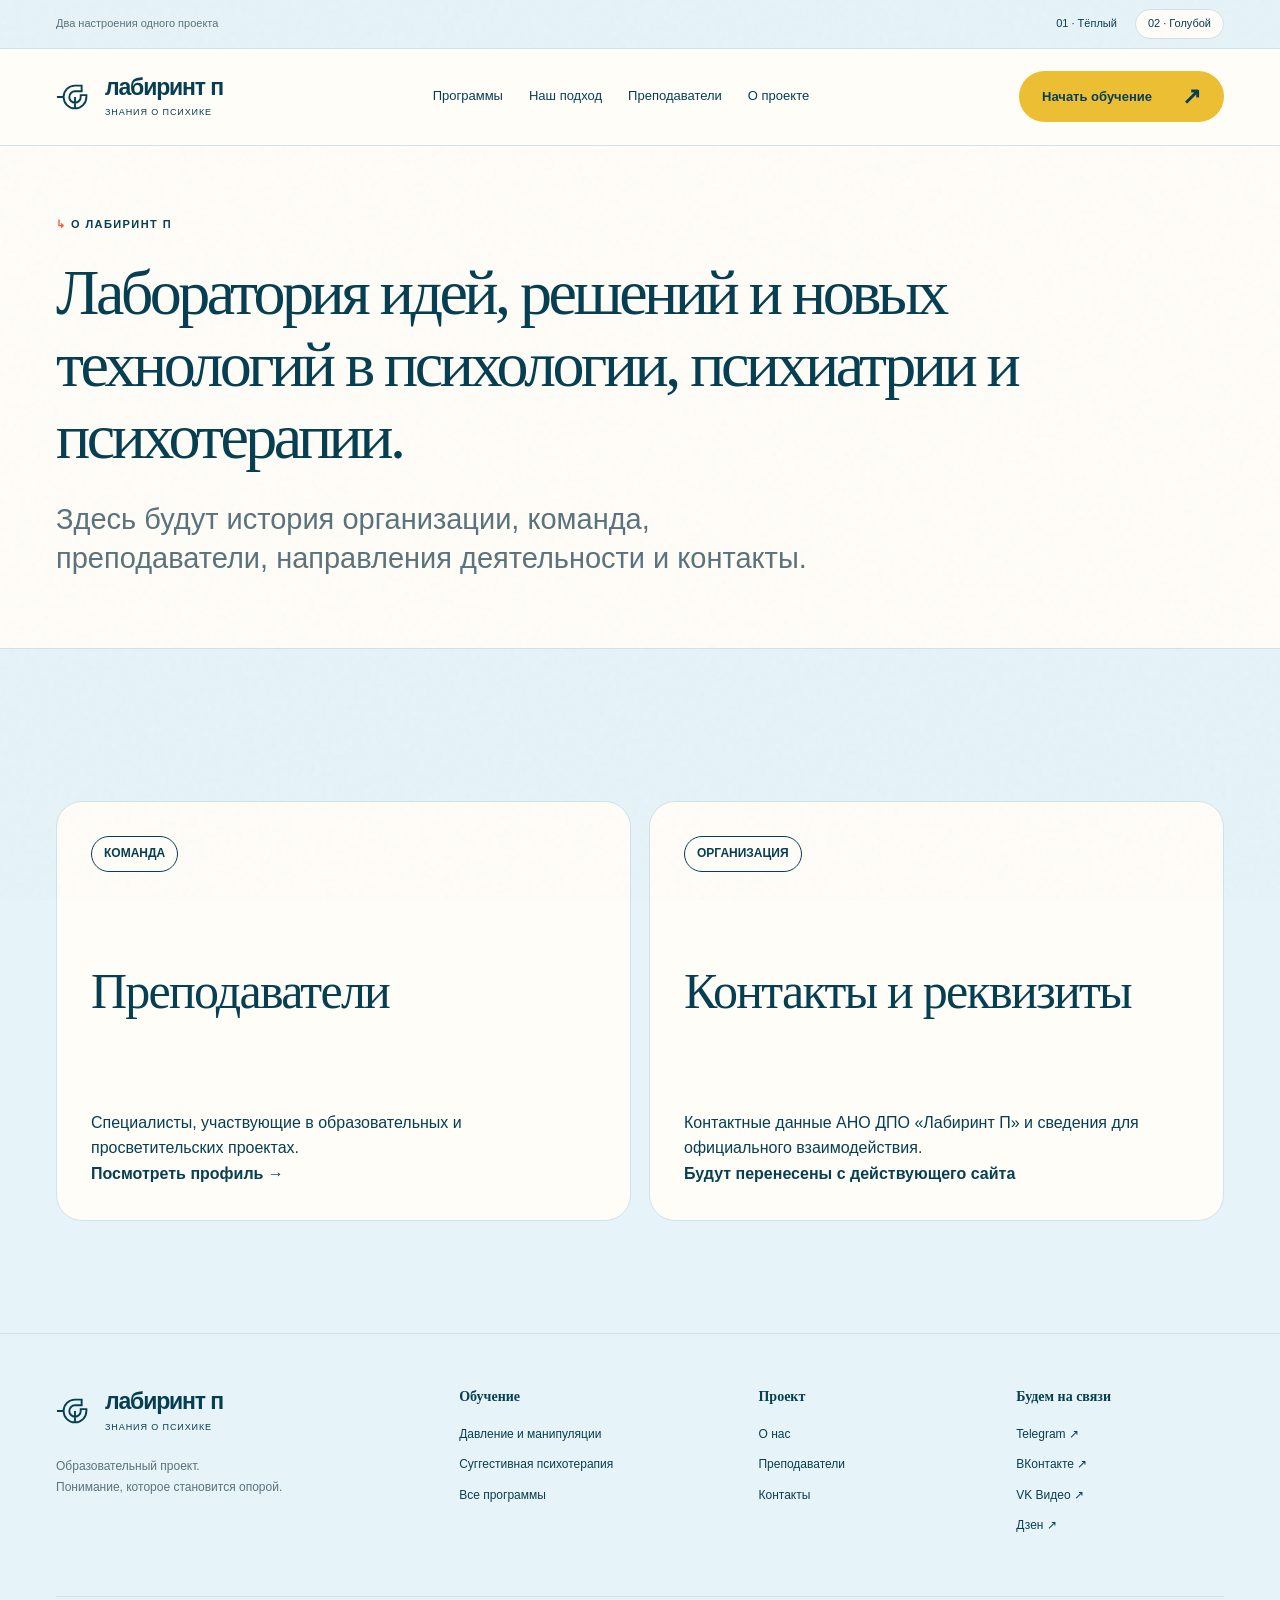
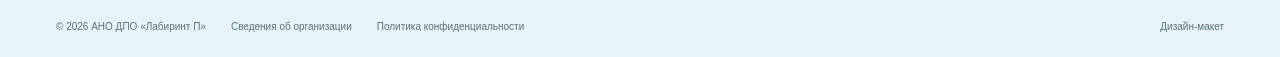
<file: v2/about.html>
<!doctype html><html lang="ru"><head><meta charset="utf-8"><meta name="color-scheme" content="only light"><meta name="viewport" content="width=device-width, initial-scale=1"><link rel="icon" href="favicon.svg" type="image/svg+xml"><link rel="stylesheet" href="styles.css?v=20261006-video-motion">  <script src="vendor/gsap/gsap.min.js?v=20261006-video-motion" defer></script>
  <script src="vendor/gsap/ScrollTrigger.min.js?v=20261006-video-motion" defer></script>
  <script src="vendor/gsap/init.js?v=20261006-video-motion" defer></script>
<script src="app.js?v=20261006-video-motion" defer></script><title>О нас — Лабиринт П</title>
<link rel="stylesheet" href="redesign.css?v=20261006-video-motion"><script src="palette.js?v=20261006-video-motion"></script><script src="redesign.js?v=20261006-video-motion" defer></script></head><body class="legacy-page">  <div class="design-switch"><span>Два настроения одного проекта</span><div role="group" aria-label="Варианты дизайна"><button data-theme="warm" aria-pressed="true">01 · Тёплый</button><button data-theme="blue" aria-pressed="false">02 · Голубой</button></div></div>
  <header class="header"><nav class="wrap navigation" aria-label="Главная навигация">
    <a class="logo" href="index.html"><svg viewBox="0 0 40 40" aria-hidden="true"><path d="M32 20A12 12 0 1 1 20 8h7v6h-7a6 6 0 1 0 6 6v-2h6v2ZM20 20v13M7 20H1"/></svg><span>лабиринт п<span class="logo-sub">знания о психике</span></span></a>
    <button class="menu-button" aria-expanded="false" aria-controls="main-menu">Меню <span>☰</span></button>
    <div class="nav-links" id="main-menu"><a href="index.html#programs">Программы</a><a href="index.html#approach">Наш подход</a><a href="index.html#experts">Преподаватели</a><a href="about.html">О проекте</a></div>
    <button class="button button-small nav-apply" data-apply>Начать обучение <span>↗</span></button>
  </nav></header><main><section class="inner-hero"><div class="container"><p class="eyebrow">О Лабиринт П</p><h1>Лаборатория идей, решений и новых технологий в психологии, психиатрии и психотерапии.</h1><p class="lede">Здесь будут история организации, команда, преподаватели, направления деятельности и контакты.</p></div></section><section class="section section--white"><div class="container"><div class="course-grid"><a class="course-card" href="teacher.html"><div class="tag-row"><span class="tag">команда</span></div><h3>Преподаватели</h3><div><p>Специалисты, участвующие в образовательных и просветительских проектах.</p><b>Посмотреть профиль →</b></div></a><article class="course-card" id="contacts"><div class="tag-row"><span class="tag">организация</span></div><h3>Контакты и реквизиты</h3><div><p>Контактные данные АНО ДПО «Лабиринт П» и сведения для официального взаимодействия.</p><b>Будут перенесены с действующего сайта</b></div></article></div></div></section></main>  <footer class="footer"><div class="wrap footer-main"><div><a class="logo" href="index.html"><svg viewBox="0 0 40 40" aria-hidden="true"><path d="M32 20A12 12 0 1 1 20 8h7v6h-7a6 6 0 1 0 6 6v-2h6v2ZM20 20v13M7 20H1"/></svg><span>лабиринт п<span class="logo-sub">знания о психике</span></span></a><p>Образовательный проект.<br>Понимание, которое становится опорой.</p></div><div><h3>Обучение</h3><a href="course.html" data-course-link>Давление и манипуляции</a><a href="suggestive.html">Суггестивная психотерапия</a><a href="learning.html">Все программы</a></div><div><h3>Проект</h3><a href="about.html">О нас</a><a href="index.html#experts">Преподаватели</a><a href="about.html#contacts">Контакты</a></div><div><h3>Будем на связи</h3><a href="https://t.me/anolabyrinthp" target="_blank" rel="noopener">Telegram ↗</a><a href="https://vk.ru/labirinthp" target="_blank" rel="noopener">ВКонтакте ↗</a><a href="https://vkvideo.ru/@labirinthp" target="_blank" rel="noopener">VK Видео ↗</a><a href="https://dzen.ru/labyrinthp" target="_blank" rel="noopener">Дзен ↗</a></div></div><div class="wrap footer-bottom"><span>© 2026 АНО ДПО «Лабиринт П»</span><a href="education-info.html">Сведения об организации</a><a href="privacy.html">Политика конфиденциальности</a><span>Дизайн-макет</span></div></footer><div class="toast" role="status" aria-live="polite"></div>  <dialog class="apply-dialog" aria-labelledby="apply-title"><button class="dialog-close" data-close aria-label="Закрыть">×</button><p class="eyebrow">Начнём со знакомства</p><h2 id="apply-title">Заявка на обучение</h2><p>Как к вам обращаться и где вам удобно получить ответ?</p><form><label>Ваше имя<input name="name" autocomplete="given-name" placeholder="Анна" required></label><label>Телефон или Telegram<input name="contact" placeholder="+7 или @username" required></label><button class="button" type="submit">Посмотреть следующий шаг ↗</button><small>Макет формы. Данные никуда не отправляются.</small></form><p class="form-result" role="status" hidden>Так будет выглядеть подтверждение заявки. В рабочей версии здесь появится информация о том, когда и как с вами свяжутся.</p></dialog></body></html>
</file>
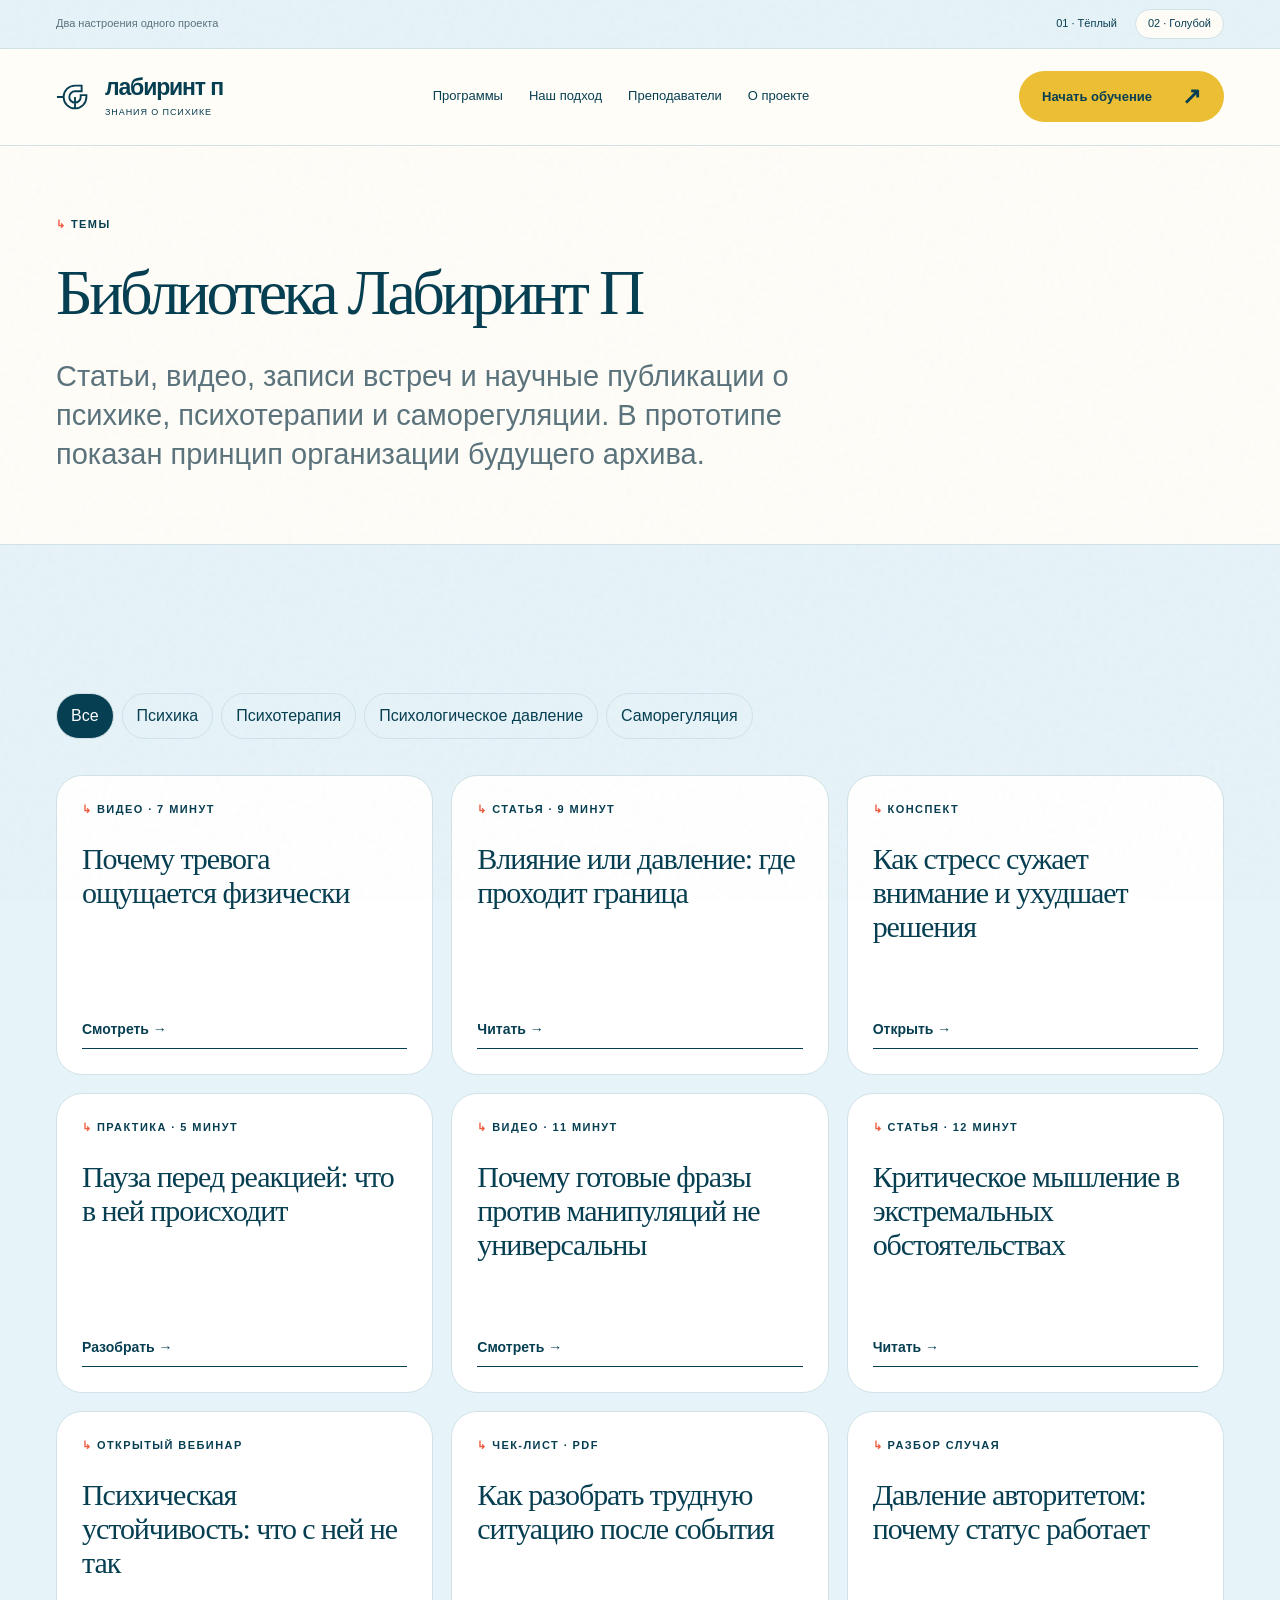
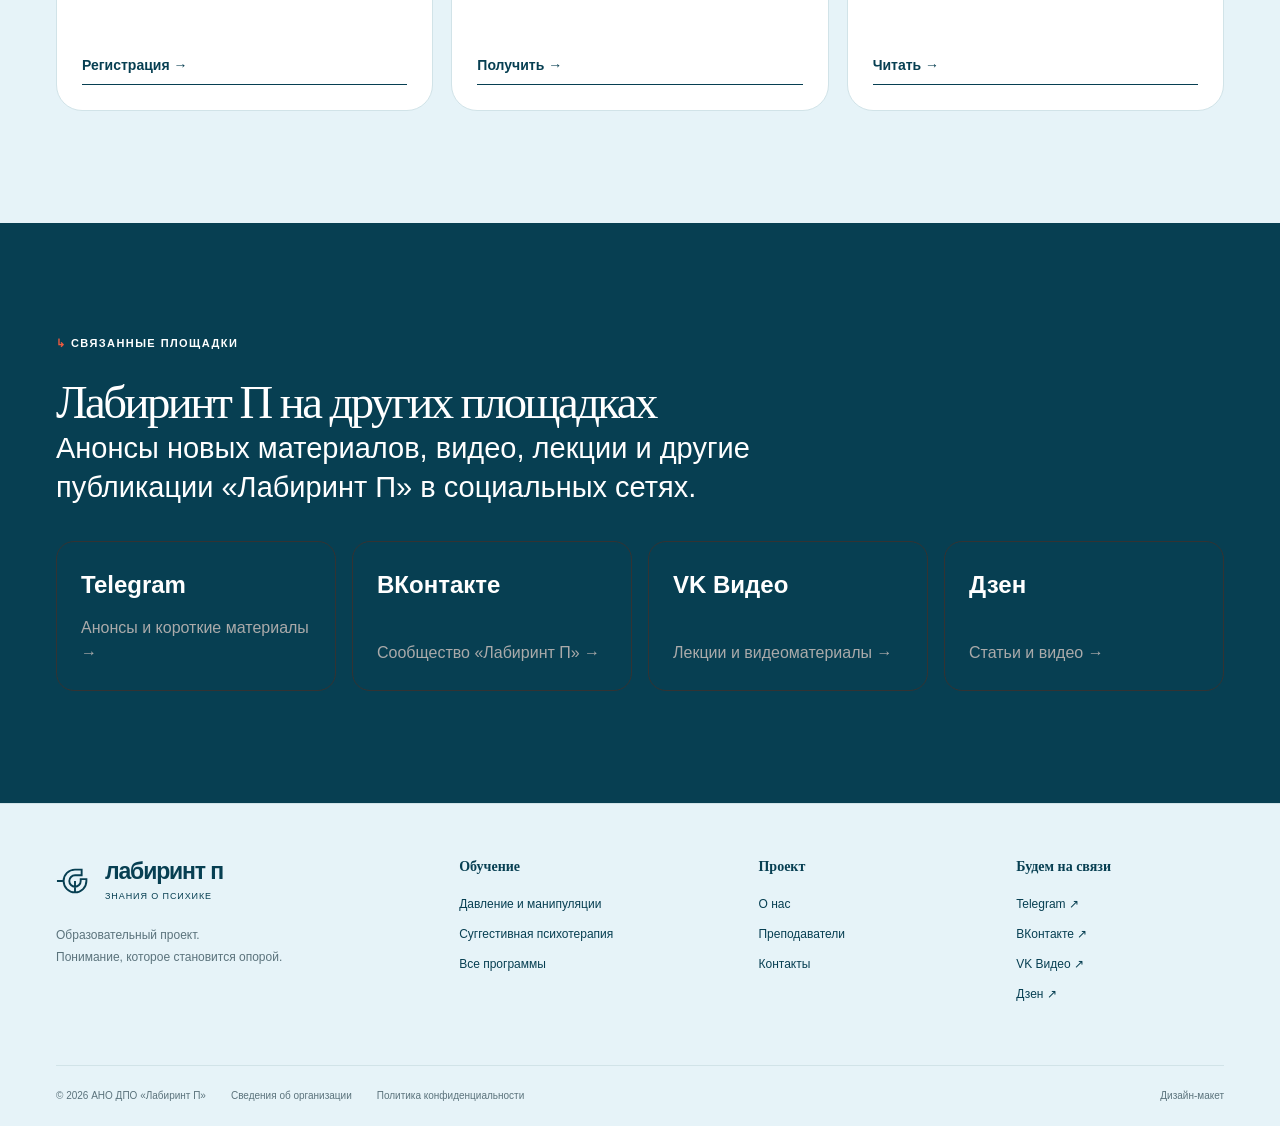
<file: v2/content.html>
<!doctype html>
<html lang="ru"><head><meta charset="utf-8"><meta name="color-scheme" content="only light"><meta name="viewport" content="width=device-width, initial-scale=1"><title>Темы и материалы — Лабиринт П</title><link rel="icon" href="favicon.svg" type="image/svg+xml"><link rel="stylesheet" href="styles.css?v=20261006-video-motion">  <script src="vendor/gsap/gsap.min.js?v=20261006-video-motion" defer></script>
  <script src="vendor/gsap/ScrollTrigger.min.js?v=20261006-video-motion" defer></script>
  <script src="vendor/gsap/init.js?v=20261006-video-motion" defer></script>
<script src="app.js?v=20261006-video-motion" defer></script>
<link rel="stylesheet" href="redesign.css?v=20261006-video-motion"><script src="palette.js?v=20261006-video-motion"></script><script src="redesign.js?v=20261006-video-motion" defer></script></head>
<body class="legacy-page">  <div class="design-switch"><span>Два настроения одного проекта</span><div role="group" aria-label="Варианты дизайна"><button data-theme="warm" aria-pressed="true">01 · Тёплый</button><button data-theme="blue" aria-pressed="false">02 · Голубой</button></div></div>
  <header class="header"><nav class="wrap navigation" aria-label="Главная навигация">
    <a class="logo" href="index.html"><svg viewBox="0 0 40 40" aria-hidden="true"><path d="M32 20A12 12 0 1 1 20 8h7v6h-7a6 6 0 1 0 6 6v-2h6v2ZM20 20v13M7 20H1"/></svg><span>лабиринт п<span class="logo-sub">знания о психике</span></span></a>
    <button class="menu-button" aria-expanded="false" aria-controls="main-menu">Меню <span>☰</span></button>
    <div class="nav-links" id="main-menu"><a href="index.html#programs">Программы</a><a href="index.html#approach">Наш подход</a><a href="index.html#experts">Преподаватели</a><a href="about.html">О проекте</a></div>
    <button class="button button-small nav-apply" data-apply>Начать обучение <span>↗</span></button>
  </nav></header>
<main>
  <section class="inner-hero"><div class="container"><p class="eyebrow">Темы</p><h1>Библиотека Лабиринт П</h1><p class="lede">Статьи, видео, записи встреч и научные публикации о психике, психотерапии и саморегуляции. В прототипе показан принцип организации будущего архива.</p></div></section>
  <section class="section section--white"><div class="container"><div class="filter-bar" aria-label="Фильтр материалов"><button class="filter-btn active" data-filter="all">Все</button><button class="filter-btn" data-filter="stress">Психика</button><button class="filter-btn" data-filter="pressure">Психотерапия</button><button class="filter-btn" data-filter="thinking">Психологическое давление</button><button class="filter-btn" data-filter="regulation">Саморегуляция</button></div><div class="library-grid">
    <article class="library-card" data-category="stress" id="stress"><div><p class="eyebrow">Видео · 7 минут</p><h3>Почему тревога ощущается физически</h3></div><a class="text-link" href="webinar.html">Смотреть →</a></article>
    <article class="library-card" data-category="pressure"><div><p class="eyebrow">Статья · 9 минут</p><h3>Влияние или давление: где проходит граница</h3></div><a class="text-link" href="course.html">Читать →</a></article>
    <article class="library-card" data-category="thinking"><div><p class="eyebrow">Конспект</p><h3>Как стресс сужает внимание и ухудшает решения</h3></div><a class="text-link" href="webinar.html">Открыть →</a></article>
    <article class="library-card" data-category="regulation"><div><p class="eyebrow">Практика · 5 минут</p><h3>Пауза перед реакцией: что в ней происходит</h3></div><a class="text-link" href="course.html">Разобрать →</a></article>
    <article class="library-card" data-category="pressure"><div><p class="eyebrow">Видео · 11 минут</p><h3>Почему готовые фразы против манипуляций не универсальны</h3></div><a class="text-link" href="teacher.html">Смотреть →</a></article>
    <article class="library-card" data-category="thinking"><div><p class="eyebrow">Статья · 12 минут</p><h3>Критическое мышление в экстремальных обстоятельствах</h3></div><a class="text-link" href="teacher.html">Читать →</a></article>
    <article class="library-card" data-category="stress"><div><p class="eyebrow">Открытый вебинар</p><h3>Психическая устойчивость: что с ней не так</h3></div><a class="text-link" href="webinar.html">Регистрация →</a></article>
    <article class="library-card" data-category="regulation"><div><p class="eyebrow">Чек-лист · PDF</p><h3>Как разобрать трудную ситуацию после события</h3></div><a class="text-link" href="course.html">Получить →</a></article>
    <article class="library-card" data-category="pressure"><div><p class="eyebrow">Разбор случая</p><h3>Давление авторитетом: почему статус работает</h3></div><a class="text-link" href="course.html">Читать →</a></article>
  </div></div></section>
  <section class="section section--ink"><div class="container"><p class="eyebrow">Связанные площадки</p><h2>Лабиринт П на других площадках</h2><p class="lede">Анонсы новых материалов, видео, лекции и другие публикации «Лабиринт П» в социальных сетях.</p><div class="platform-grid"><a class="platform-card" href="https://t.me/anolabyrinthp" target="_blank" rel="noopener"><strong>Telegram</strong><span>Анонсы и короткие материалы →</span></a><a class="platform-card" href="https://vk.ru/labirinthp" target="_blank" rel="noopener"><strong>ВКонтакте</strong><span>Сообщество «Лабиринт П» →</span></a><a class="platform-card" href="https://vkvideo.ru/@labirinthp" target="_blank" rel="noopener"><strong>VK Видео</strong><span>Лекции и видеоматериалы →</span></a><a class="platform-card" href="https://dzen.ru/labyrinthp" target="_blank" rel="noopener"><strong>Дзен</strong><span>Статьи и видео →</span></a></div></div></section>
</main>  <footer class="footer"><div class="wrap footer-main"><div><a class="logo" href="index.html"><svg viewBox="0 0 40 40" aria-hidden="true"><path d="M32 20A12 12 0 1 1 20 8h7v6h-7a6 6 0 1 0 6 6v-2h6v2ZM20 20v13M7 20H1"/></svg><span>лабиринт п<span class="logo-sub">знания о психике</span></span></a><p>Образовательный проект.<br>Понимание, которое становится опорой.</p></div><div><h3>Обучение</h3><a href="course.html" data-course-link>Давление и манипуляции</a><a href="suggestive.html">Суггестивная психотерапия</a><a href="learning.html">Все программы</a></div><div><h3>Проект</h3><a href="about.html">О нас</a><a href="index.html#experts">Преподаватели</a><a href="about.html#contacts">Контакты</a></div><div><h3>Будем на связи</h3><a href="https://t.me/anolabyrinthp" target="_blank" rel="noopener">Telegram ↗</a><a href="https://vk.ru/labirinthp" target="_blank" rel="noopener">ВКонтакте ↗</a><a href="https://vkvideo.ru/@labirinthp" target="_blank" rel="noopener">VK Видео ↗</a><a href="https://dzen.ru/labyrinthp" target="_blank" rel="noopener">Дзен ↗</a></div></div><div class="wrap footer-bottom"><span>© 2026 АНО ДПО «Лабиринт П»</span><a href="education-info.html">Сведения об организации</a><a href="privacy.html">Политика конфиденциальности</a><span>Дизайн-макет</span></div></footer><div class="toast" role="status" aria-live="polite"></div>  <dialog class="apply-dialog" aria-labelledby="apply-title"><button class="dialog-close" data-close aria-label="Закрыть">×</button><p class="eyebrow">Начнём со знакомства</p><h2 id="apply-title">Заявка на обучение</h2><p>Как к вам обращаться и где вам удобно получить ответ?</p><form><label>Ваше имя<input name="name" autocomplete="given-name" placeholder="Анна" required></label><label>Телефон или Telegram<input name="contact" placeholder="+7 или @username" required></label><button class="button" type="submit">Посмотреть следующий шаг ↗</button><small>Макет формы. Данные никуда не отправляются.</small></form><p class="form-result" role="status" hidden>Так будет выглядеть подтверждение заявки. В рабочей версии здесь появится информация о том, когда и как с вами свяжутся.</p></dialog></body></html>
</file>
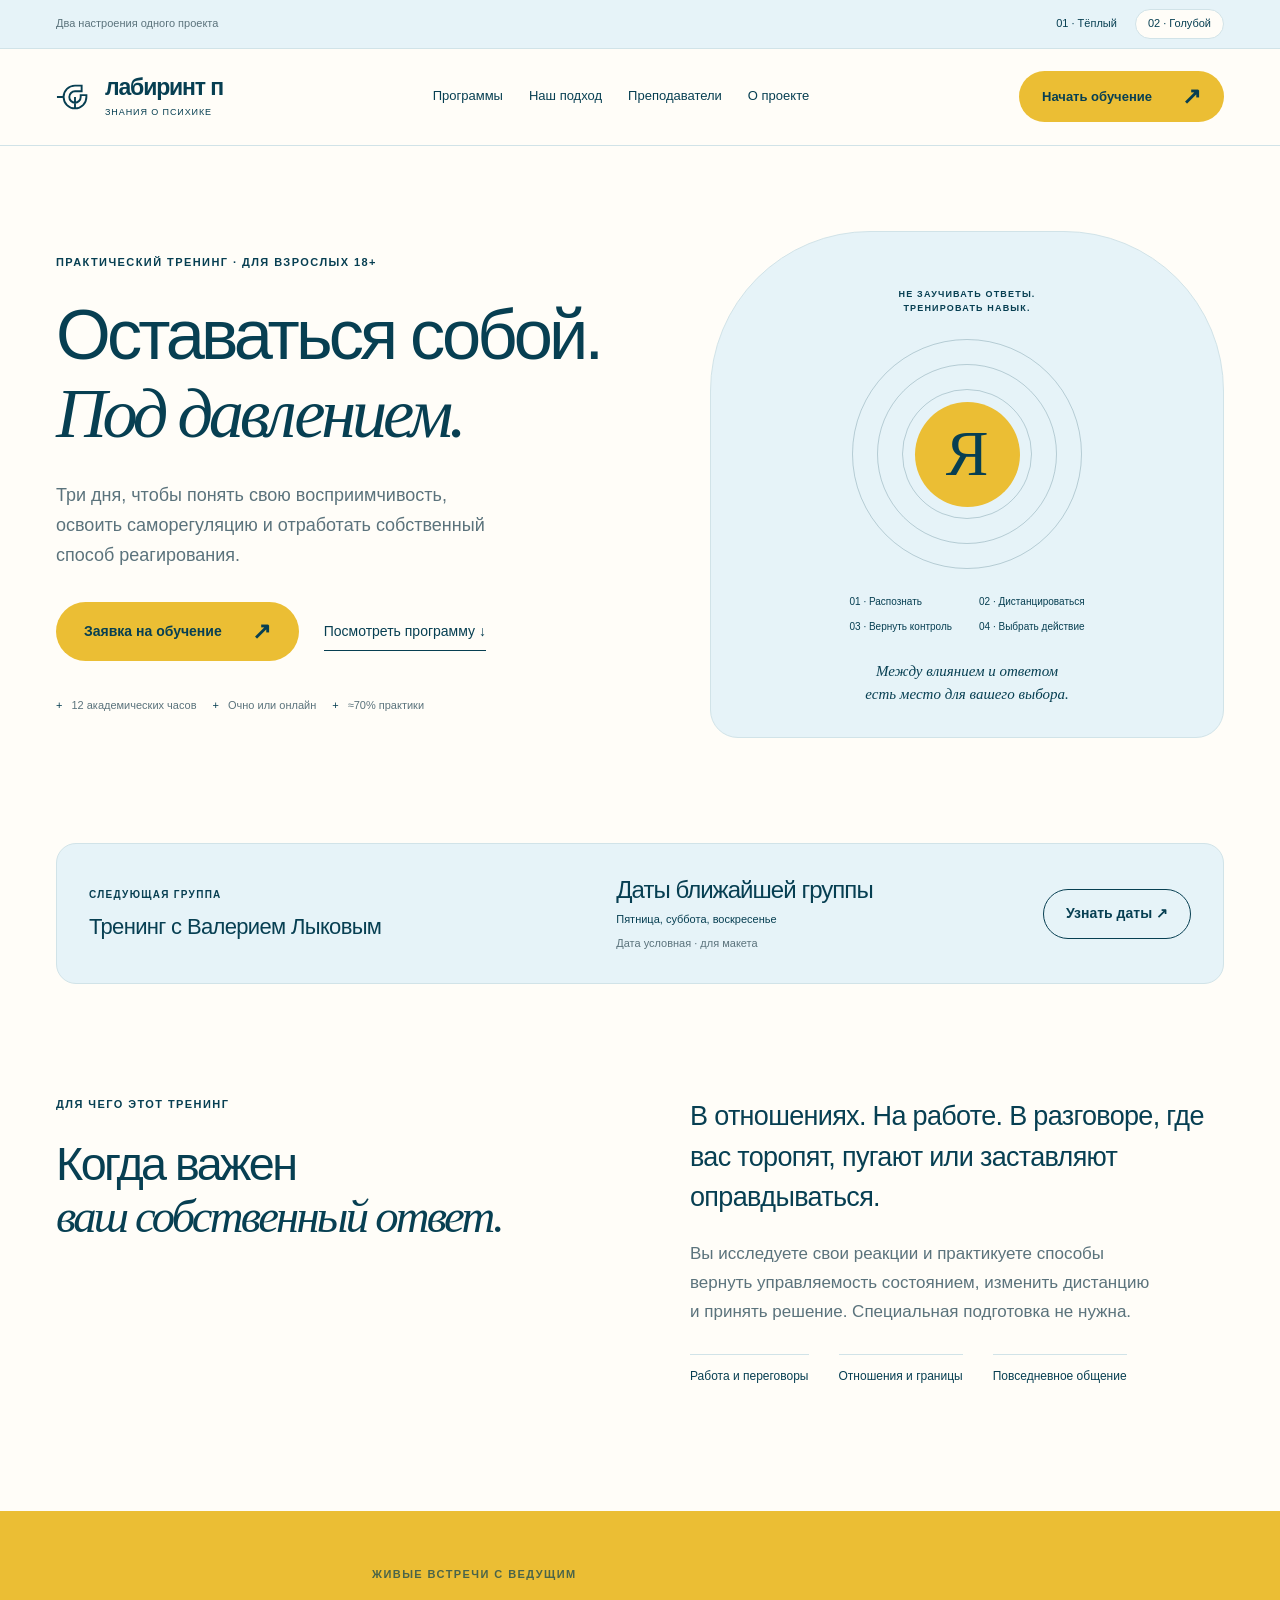
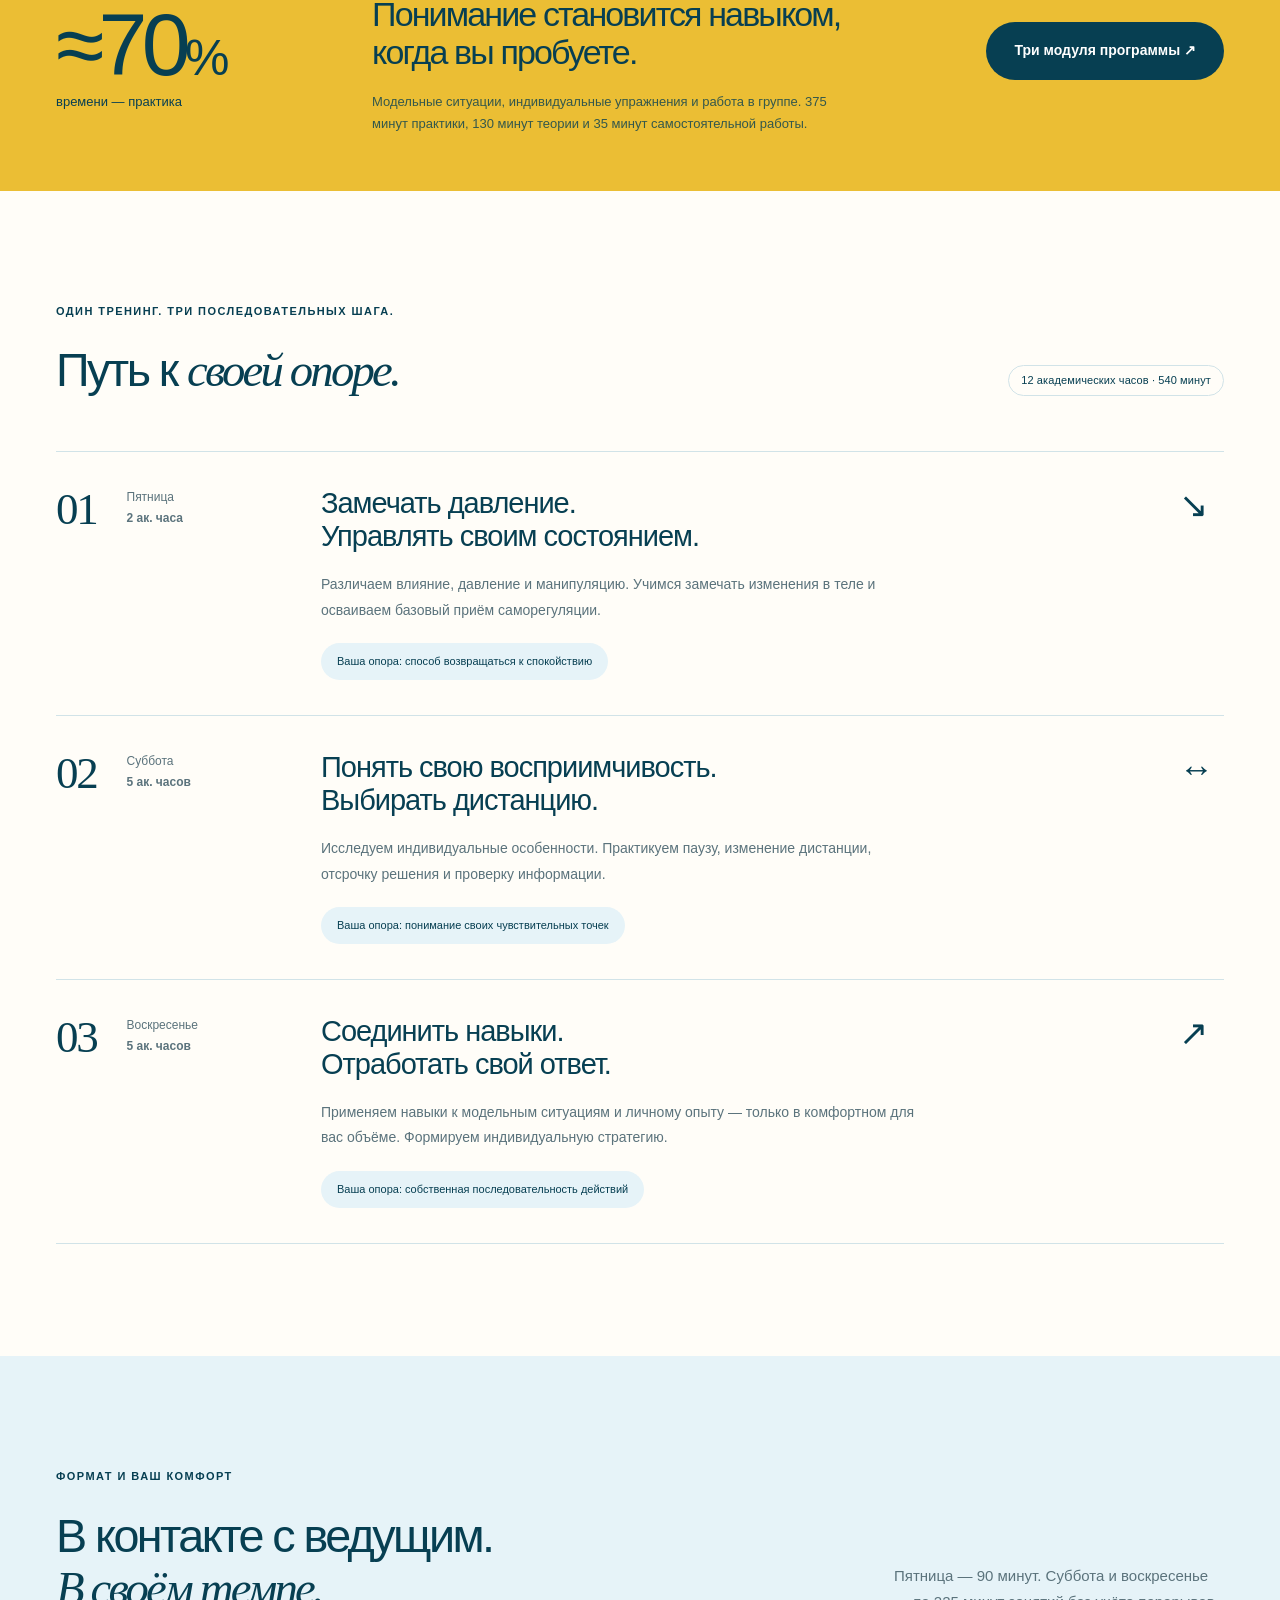
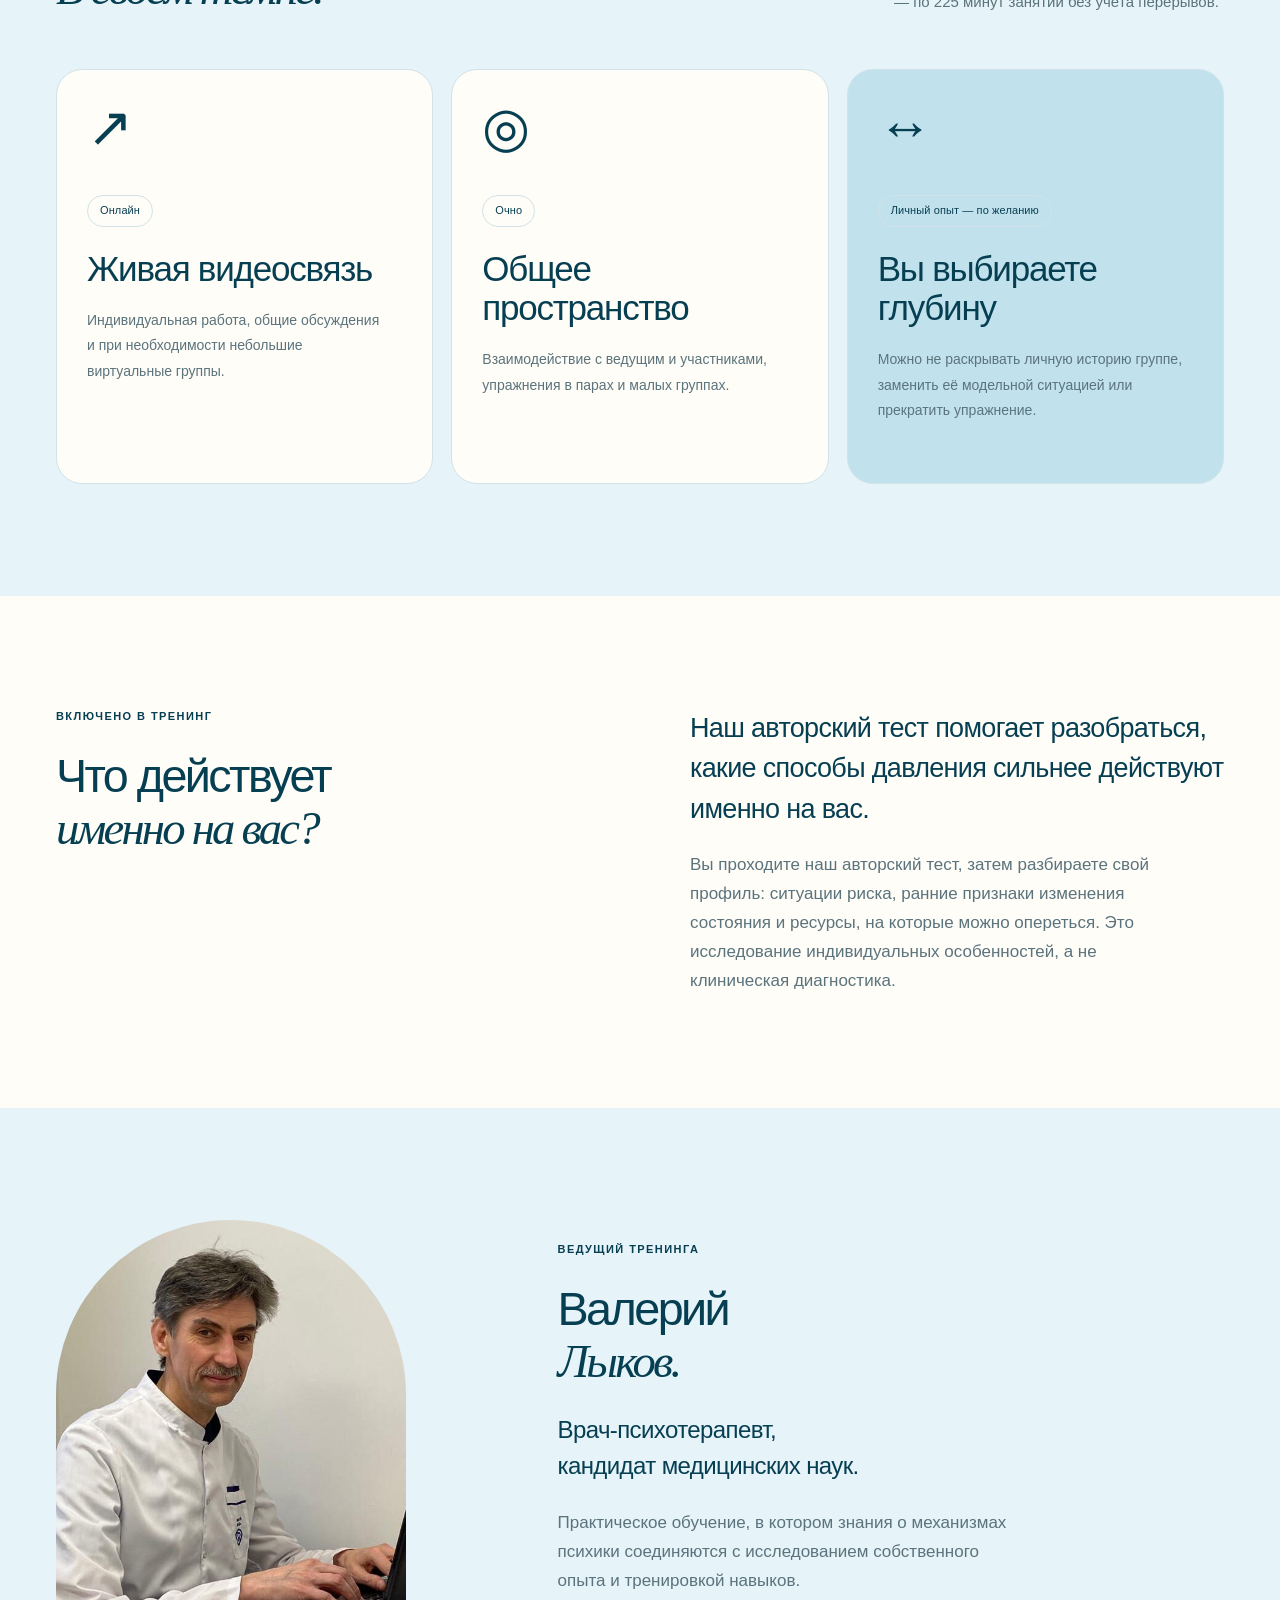
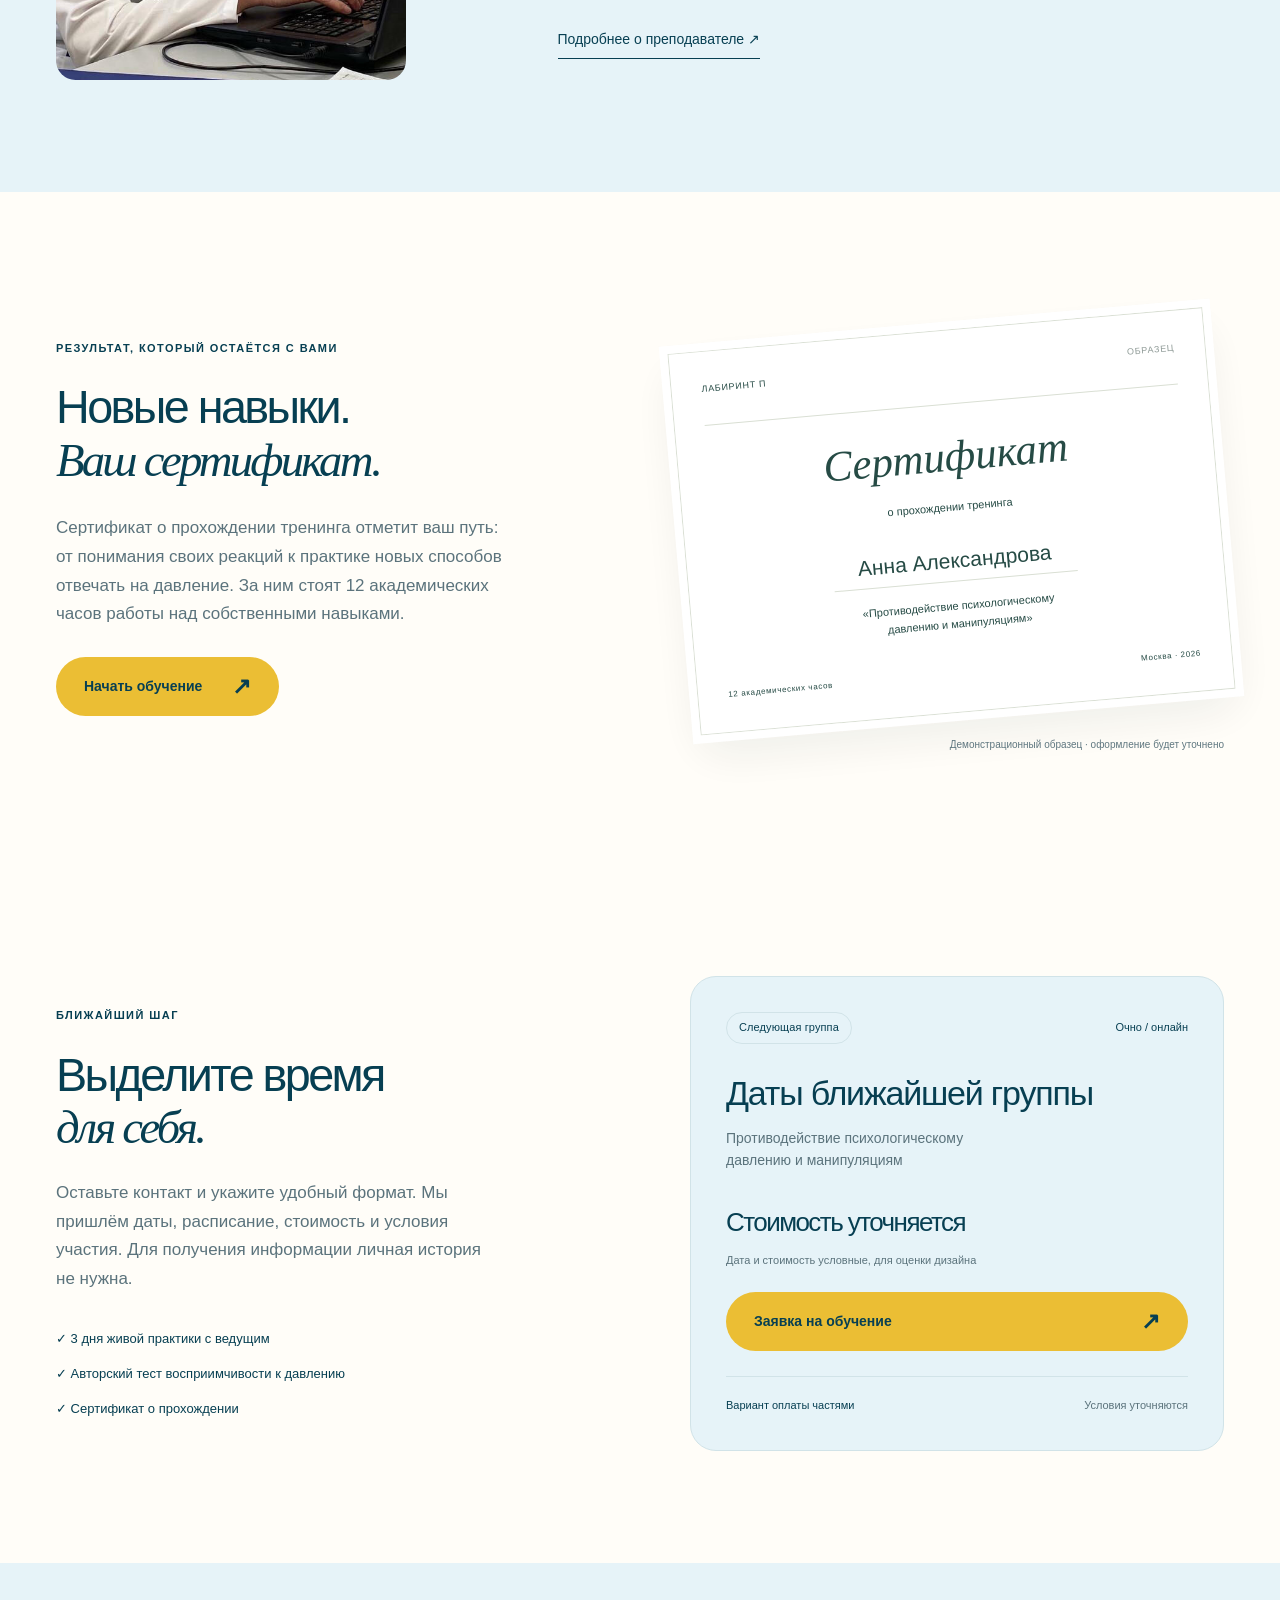
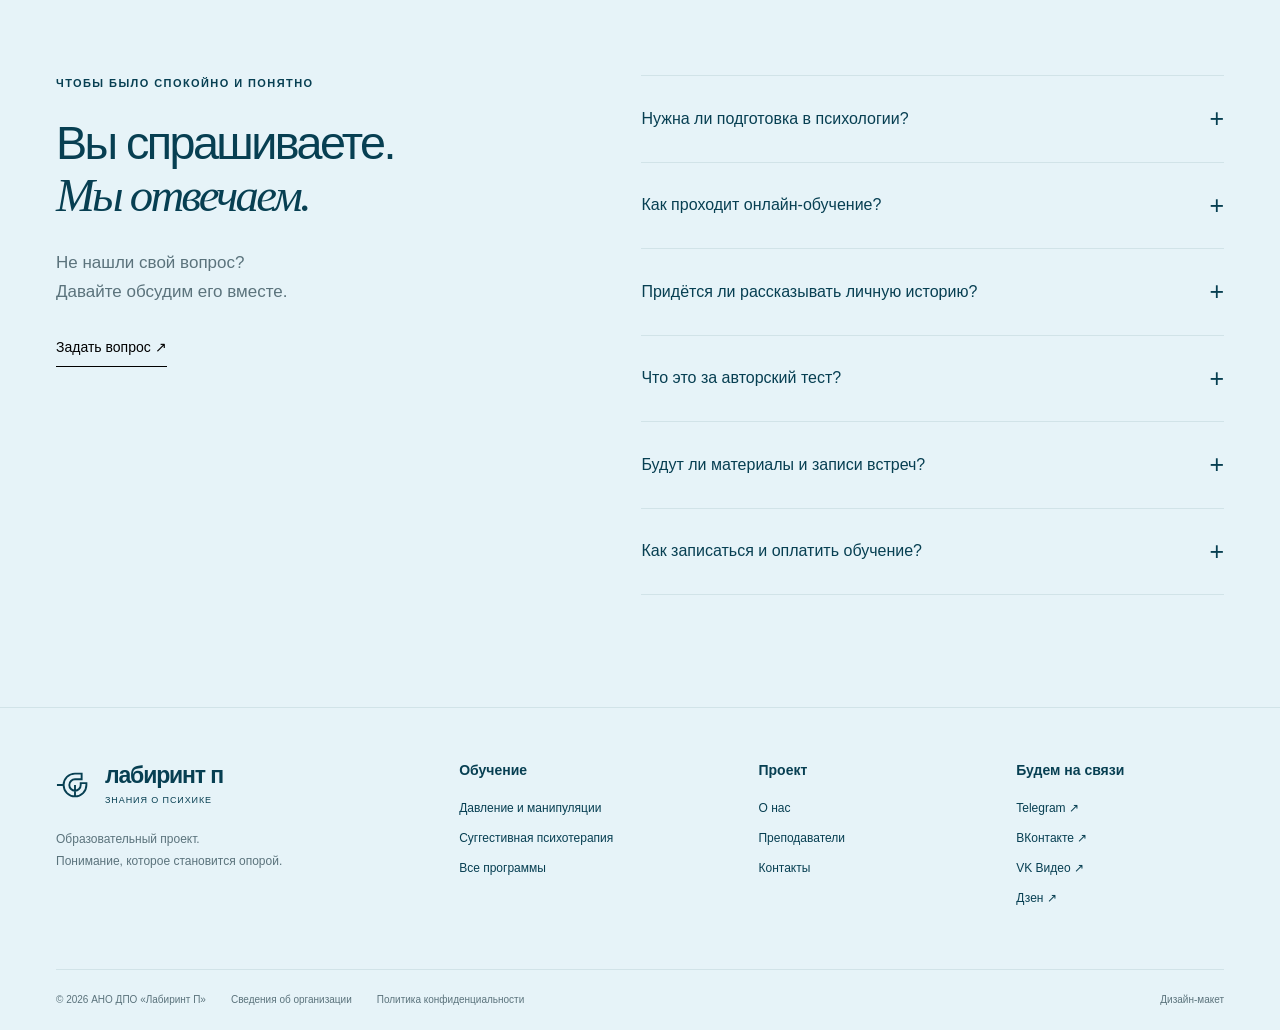
<file: v2/course.html>
<!doctype html><html lang="ru" data-palette="warm"><head><meta charset="utf-8"><meta name="color-scheme" content="only light"><meta name="viewport" content="width=device-width, initial-scale=1"><meta name="description" content="Тренинг противодействия психологическому давлению и манипуляциям: 3 дня, 12 академических часов, саморегуляция и практика с ведущим."><title>Оставаться собой под давлением — тренинг Лабиринт П</title><link rel="icon" href="favicon.svg"><link rel="stylesheet" href="redesign.css?v=20261006-video-motion"><script src="palette.js?v=20261006-video-motion"></script><script src="vendor/gsap/gsap.min.js?v=20261006-video-motion" defer></script><script src="vendor/gsap/ScrollTrigger.min.js?v=20261006-video-motion" defer></script><script src="redesign.js?v=20261006-video-motion" defer></script></head><body class="course-page">  <div class="design-switch"><span>Два настроения одного проекта</span><div role="group" aria-label="Варианты дизайна"><button data-theme="warm" aria-pressed="true">01 · Тёплый</button><button data-theme="blue" aria-pressed="false">02 · Голубой</button></div></div>
  <header class="header"><nav class="wrap navigation" aria-label="Главная навигация">
    <a class="logo" href="index.html"><svg viewBox="0 0 40 40" aria-hidden="true"><path d="M32 20A12 12 0 1 1 20 8h7v6h-7a6 6 0 1 0 6 6v-2h6v2ZM20 20v13M7 20H1"/></svg><span>лабиринт п<span class="logo-sub">знания о психике</span></span></a>
    <button class="menu-button" aria-expanded="false" aria-controls="main-menu">Меню <span>☰</span></button>
    <div class="nav-links" id="main-menu"><a href="index.html#programs">Программы</a><a href="index.html#approach">Наш подход</a><a href="index.html#experts">Преподаватели</a><a href="about.html">О проекте</a></div>
    <button class="button button-small nav-apply" data-apply>Начать обучение <span>↗</span></button>
  </nav></header><main><section class="hero course-hero wrap"><div class="hero-copy"><p class="eyebrow">Практический тренинг · для взрослых 18+</p><h1>Оставаться собой.<br> <span class="soft-emphasis">Под давлением.</span></h1><p class="hero-description">Три дня, чтобы понять свою восприимчивость, освоить саморегуляцию и отработать собственный способ реагирования.</p><div class="actions"><button class="button" data-apply>Заявка на обучение <span>↗</span></button><a class="text-link" href="#program">Посмотреть программу ↓</a></div><div class="hero-facts"><span>12 академических часов</span><span>Очно или онлайн</span><span>≈70% практики</span></div></div><div class="course-poster"><p class="eyebrow">Не заучивать ответы. Тренировать навык.</p><div class="poster-rings" aria-hidden="true"><i></i><i></i><i></i><span>Я</span></div><div class="poster-steps"><span>01 · Распознать</span><span>02 · Дистанцироваться</span><span>03 · Вернуть контроль</span><span>04 · Выбрать действие</span></div><span class="poster-caption">Между влиянием и ответом<br> есть место для вашего выбора.</span></div></section>
<section class="wrap next-group"><div><p class="eyebrow">Следующая группа</p><h2>Тренинг с Валерием Лыковым</h2></div><div class="next-meta"><span class="date">Даты ближайшей группы</span><span>Пятница, суббота, воскресенье</span><small class="sample-note">Дата условная · для макета</small></div><button class="button button-outline" data-apply>Узнать даты ↗</button></section>
<section class="section wrap introduction"><div><p class="eyebrow">Для чего этот тренинг</p><h2>Когда важен<br> <span class="soft-emphasis">ваш собственный ответ.</span></h2></div><div><p class="large-text">В отношениях. На работе. В разговоре, где вас торопят, пугают или заставляют оправдываться.</p><p class="body-text">Вы исследуете свои реакции и практикуете способы вернуть управляемость состоянием, изменить дистанцию и принять решение. Специальная подготовка не нужна.</p><div class="audience-tags"><span>Работа и переговоры</span><span>Отношения и границы</span><span>Повседневное общение</span></div></div></section>
<section class="practice-band"><div class="wrap practice-layout"><div class="practice-stat"><strong>≈70<span>%</span></strong><span>времени — практика</span></div><div><p class="eyebrow">Живые встречи с ведущим</p><h2>Понимание становится навыком,<br> когда вы пробуете.</h2><p>Модельные ситуации, индивидуальные упражнения и работа в группе. 375 минут практики, 130 минут теории и 35 минут самостоятельной работы.</p></div><a class="button" href="#program">Три модуля программы ↗</a></div></section>    <section class="section wrap" id="program"><div class="section-heading"><div><p class="eyebrow">Один тренинг. Три последовательных шага.</p><h2>Путь к <span class="soft-emphasis">своей опоре.</span></h2></div><span class="pill">12 академических часов · 540 минут</span></div><div class="modules"><article class="module" data-reveal><div class="module-aside"><span class="module-number">01</span><span>Пятница<br> <b>2 ак. часа</b></span></div><div><h3>Замечать давление.<br> Управлять своим состоянием.</h3><p>Различаем влияние, давление и манипуляцию. Учимся замечать изменения в теле и осваиваем базовый приём саморегуляции.</p><span class="module-result">Ваша опора: способ возвращаться к спокойствию</span></div><span class="module-symbol">↘</span></article><article class="module" data-reveal><div class="module-aside"><span class="module-number">02</span><span>Суббота<br> <b>5 ак. часов</b></span></div><div><h3>Понять свою восприимчивость.<br> Выбирать дистанцию.</h3><p>Исследуем индивидуальные особенности. Практикуем паузу, изменение дистанции, отсрочку решения и проверку информации.</p><span class="module-result">Ваша опора: понимание своих чувствительных точек</span></div><span class="module-symbol">↔</span></article><article class="module" data-reveal><div class="module-aside"><span class="module-number">03</span><span>Воскресенье<br> <b>5 ак. часов</b></span></div><div><h3>Соединить навыки.<br> Отработать свой ответ.</h3><p>Применяем навыки к модельным ситуациям и личному опыту — только в комфортном для вас объёме. Формируем индивидуальную стратегию.</p><span class="module-result">Ваша опора: собственная последовательность действий</span></div><span class="module-symbol">↗</span></article></div></section><section class="section surface"><div class="wrap"><div class="section-heading"><div><p class="eyebrow">Формат и ваш комфорт</p><h2>В контакте с ведущим.<br> <span class="soft-emphasis">В своём темпе.</span></h2></div><p class="body-text">Пятница — 90 минут. Суббота и воскресенье — по 225 минут занятий без учёта перерывов.</p></div><div class="format-grid"><article class="format-card"><span class="format-icon">↗</span><span class="pill">Онлайн</span><h3>Живая видеосвязь</h3><p>Индивидуальная работа, общие обсуждения и при необходимости небольшие виртуальные группы.</p></article><article class="format-card"><span class="format-icon">◎</span><span class="pill">Очно</span><h3>Общее пространство</h3><p>Взаимодействие с ведущим и участниками, упражнения в парах и малых группах.</p></article><article class="format-card format-team"><span class="format-icon">↔</span><span class="pill">Личный опыт — по желанию</span><h3>Вы выбираете глубину</h3><p>Можно не раскрывать личную историю группе, заменить её модельной ситуацией или прекратить упражнение.</p></article></div></div></section>
<section class="section wrap introduction"><div><p class="eyebrow">Включено в тренинг</p><h2>Что действует<br> <span class="soft-emphasis">именно на вас?</span></h2></div><div><p class="large-text">Наш авторский тест помогает разобраться, какие способы давления сильнее действуют именно на вас.</p><p class="body-text">Вы проходите наш авторский тест, затем разбираете свой профиль: ситуации риска, ранние признаки изменения состояния и ресурсы, на которые можно опереться. Это исследование индивидуальных особенностей, а не клиническая диагностика.</p></div></section>
<section class="section surface"><div class="wrap course-teacher"><div class="course-teacher-photo"><img src="assets/lykov.jpeg" alt="Валерий Иванович Лыков" loading="lazy"></div><div><p class="eyebrow">Ведущий тренинга</p><h2>Валерий<br> <span class="soft-emphasis">Лыков.</span></h2><p class="large-text">Врач-психотерапевт,<br> кандидат медицинских наук.</p><p class="body-text">Практическое обучение, в котором знания о механизмах психики соединяются с исследованием собственного опыта и тренировкой навыков.</p><a class="text-link" href="teacher.html">Подробнее о преподавателе ↗</a></div></div></section>    <section class="section wrap certificate-section"><div><p class="eyebrow">Результат, который остаётся с вами</p><h2>Новые навыки.<br> <span class="soft-emphasis">Ваш сертификат.</span></h2><p class="body-text">Сертификат о прохождении тренинга отметит ваш путь: от понимания своих реакций к практике новых способов отвечать на давление. За ним стоят 12 академических часов работы над собственными навыками.</p><button class="button" data-apply>Начать обучение <span>↗</span></button></div><div class="certificate-scene" data-reveal><div class="certificate"><div class="certificate-top"><span>ЛАБИРИНТ П</span><span>ОБРАЗЕЦ</span></div><div class="certificate-line"></div><p class="certificate-title">Сертификат</p><span>о прохождении тренинга</span><p class="certificate-name">Анна Александрова</p><p>«Противодействие психологическому<br> давлению и манипуляциям»</p><div class="certificate-bottom"><span>12 академических часов</span><span>Москва · 2026</span></div></div><span class="certificate-note">Демонстрационный образец · оформление будет уточнено</span></div></section>    <section class="section wrap pricing" id="enroll"><div><p class="eyebrow">Ближайший шаг</p><h2>Выделите время<br> <span class="soft-emphasis">для себя.</span></h2><p class="body-text">Оставьте контакт и укажите удобный формат. Мы пришлём даты, расписание, стоимость и условия участия. Для получения информации личная история не нужна.</p><div class="price-benefits"><span>✓ 3 дня живой практики с ведущим</span><span>✓ Авторский тест восприимчивости к давлению</span><span>✓ Сертификат о прохождении</span></div></div><div class="price-card"><div class="price-top"><span class="pill">Следующая группа</span><span>Очно / онлайн</span></div><h3>Даты ближайшей группы</h3><p>Противодействие психологическому<br> давлению и манипуляциям</p><div class="price-value" style="font-size:26px;line-height:1.4">Стоимость уточняется</div><p class="sample-note">Дата и стоимость условные, для оценки дизайна</p><button class="button" data-apply>Заявка на обучение <span>↗</span></button><div class="price-foot"><span>Вариант оплаты частями</span><span class="sample-note">Условия уточняются</span></div></div></section>    <section class="section surface" id="faq"><div class="wrap faq-layout"><div><p class="eyebrow">Чтобы было спокойно и понятно</p><h2>Вы спрашиваете.<br> <span class="soft-emphasis">Мы отвечаем.</span></h2><p class="body-text">Не нашли свой вопрос?<br> Давайте обсудим его вместе.</p><button class="text-link" data-apply>Задать вопрос ↗</button></div><div class="faq-items"><details><summary>Нужна ли подготовка в психологии?<span>+</span></summary><p>Нет. Тренинг предназначен для взрослых старше 18 лет. Образование и профессия значения не имеют, предварительное обучение саморегуляции не требуется.</p></details><details><summary>Как проходит онлайн-обучение?<span>+</span></summary><p>В реальном времени через видеосвязь. Вы взаимодействуете с ведущим и выполняете практические упражнения. Программа и продолжительность сохраняются в обоих форматах.</p></details><details><summary>Придётся ли рассказывать личную историю?<span>+</span></summary><p>Нет. Раскрывать личный опыт группе необязательно. Можно работать с ним индивидуально или выбрать модельную ситуацию. Вы сами определяете степень участия в упражнениях.</p></details><details><summary>Что это за авторский тест?<span>+</span></summary><p>Наш авторский тест помогает разобраться, какие способы давления сильнее действуют именно на вас. Он входит в стоимость тренинга и не является клинической диагностикой.</p></details><details><summary>Будут ли материалы и записи встреч?<span>+</span></summary><p>Состав материалов, возможность записи и срок доступа организаторы уточнят перед набором. Этот раздел пока показывает, как будут выглядеть условия обучения.</p></details><details><summary>Как записаться и оплатить обучение?<span>+</span></summary><p>В этой версии вы можете посмотреть макет заявки. Даты, стоимость, способы оплаты и условия отмены будут уточнены перед открытием записи.</p></details></div></div></section></main>  <footer class="footer"><div class="wrap footer-main"><div><a class="logo" href="index.html"><svg viewBox="0 0 40 40" aria-hidden="true"><path d="M32 20A12 12 0 1 1 20 8h7v6h-7a6 6 0 1 0 6 6v-2h6v2ZM20 20v13M7 20H1"/></svg><span>лабиринт п<span class="logo-sub">знания о психике</span></span></a><p>Образовательный проект.<br> Понимание, которое становится опорой.</p></div><div><h3>Обучение</h3><a href="course.html" data-course-link>Давление и манипуляции</a><a href="suggestive.html">Суггестивная психотерапия</a><a href="learning.html">Все программы</a></div><div><h3>Проект</h3><a href="about.html">О нас</a><a href="index.html#experts">Преподаватели</a><a href="about.html#contacts">Контакты</a></div><div><h3>Будем на связи</h3><a href="https://t.me/anolabyrinthp" target="_blank" rel="noopener">Telegram ↗</a><a href="https://vk.ru/labirinthp" target="_blank" rel="noopener">ВКонтакте ↗</a><a href="https://vkvideo.ru/@labirinthp" target="_blank" rel="noopener">VK Видео ↗</a><a href="https://dzen.ru/labyrinthp" target="_blank" rel="noopener">Дзен ↗</a></div></div><div class="wrap footer-bottom"><span>© 2026 АНО ДПО «Лабиринт П»</span><a href="education-info.html">Сведения об организации</a><a href="privacy.html">Политика конфиденциальности</a><span>Дизайн-макет</span></div></footer>  <dialog class="apply-dialog" aria-labelledby="apply-title"><button class="dialog-close" data-close aria-label="Закрыть">×</button><p class="eyebrow">Начнём со знакомства</p><h2 id="apply-title">Заявка на обучение</h2><p>Как к вам обращаться и где вам удобно получить ответ?</p><form><label>Ваше имя<input name="name" autocomplete="given-name" placeholder="Анна" required></label><label>Телефон или Telegram<input name="contact" placeholder="+7 или @username" required></label><label>Удобный формат<select name="format" style="font:inherit;width:100%;padding:12px;border:1px solid var(--line);border-radius:10px;background:var(--paper);color:var(--ink)"><option value="undecided">Ещё не определился</option><option value="online">Онлайн</option><option value="in-person">Очно</option></select></label><button class="button" type="submit">Посмотреть следующий шаг ↗</button><small>Макет формы. Данные никуда не отправляются.</small></form><p class="form-result" role="status" hidden>Так будет выглядеть подтверждение заявки. В рабочей версии здесь появится информация о том, когда и как с вами свяжутся.</p></dialog></body></html>
</file>
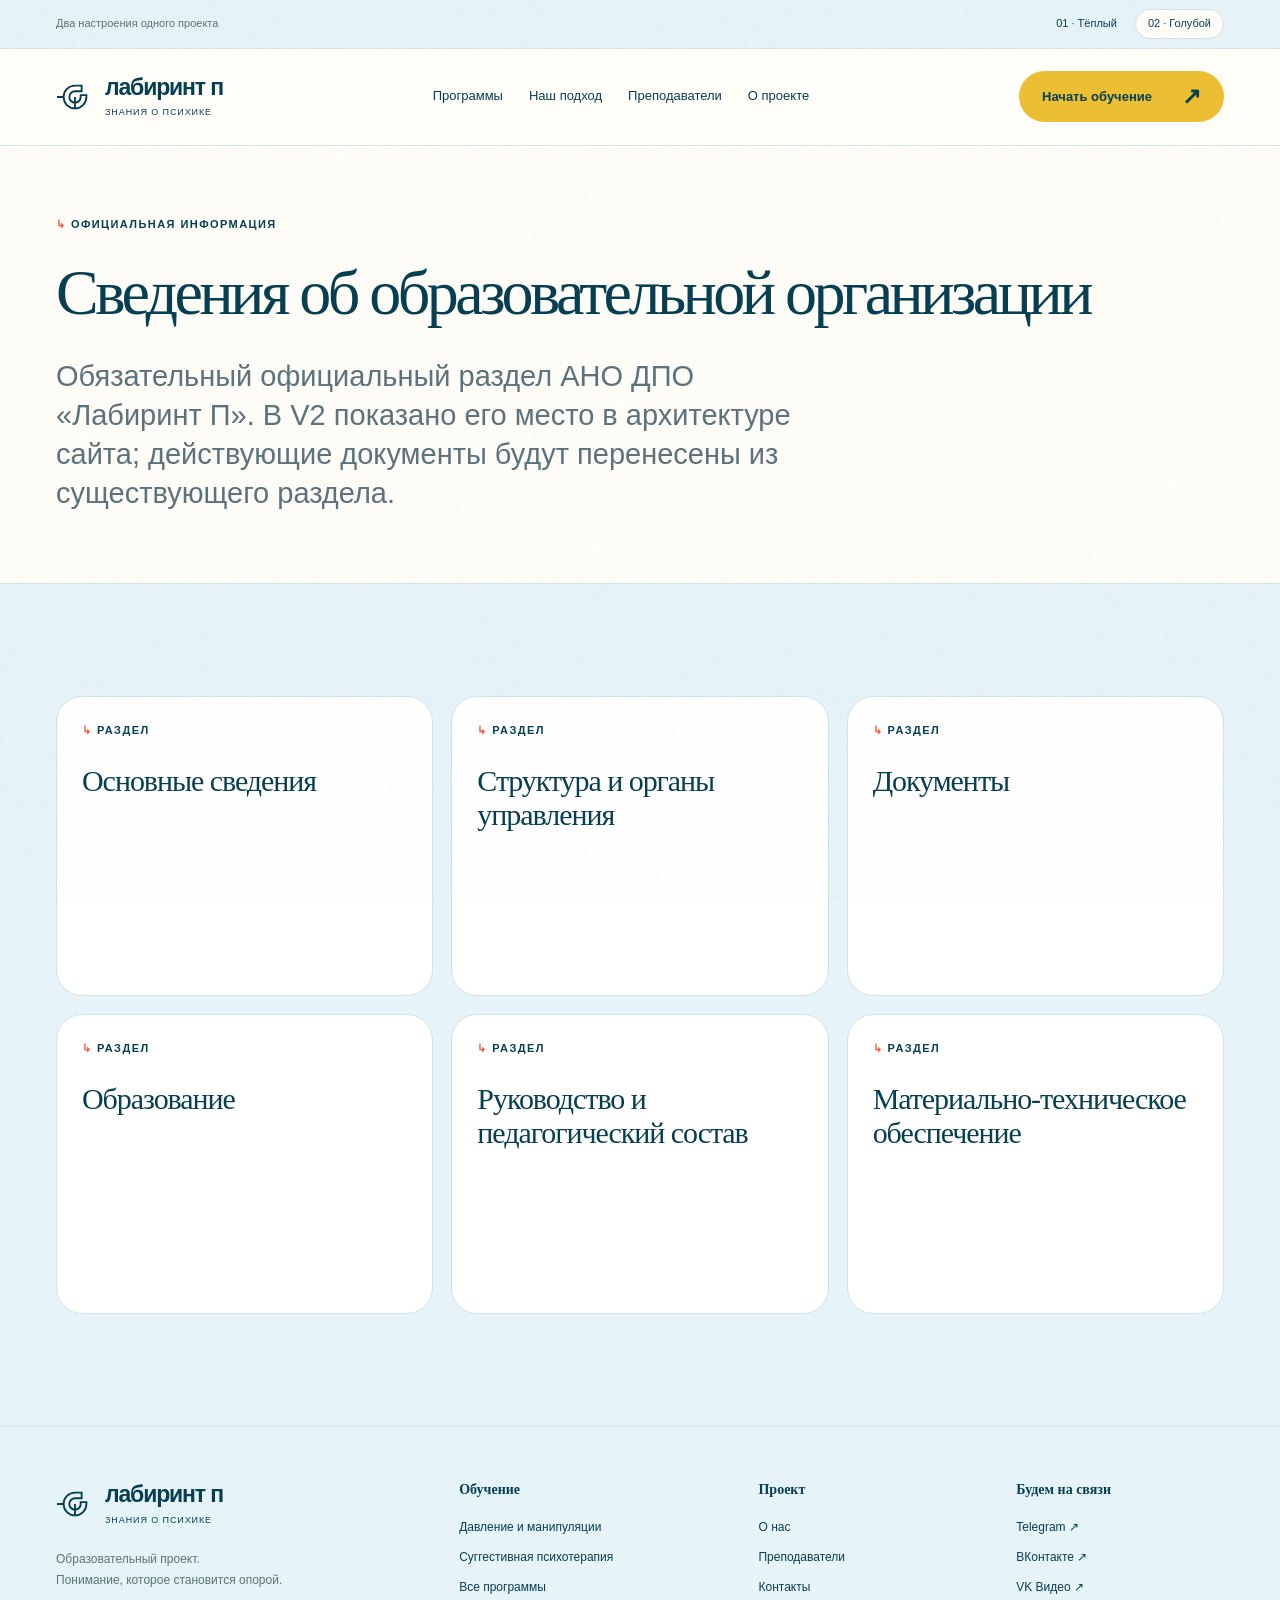
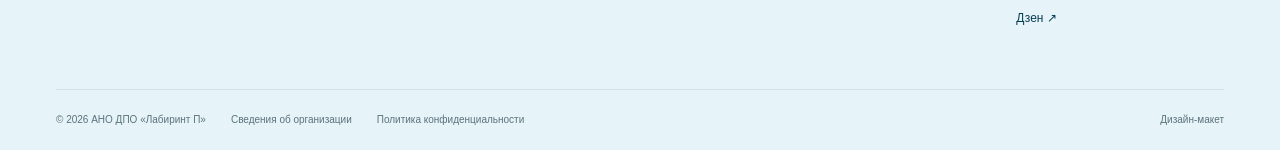
<file: v2/education-info.html>
<!doctype html><html lang="ru"><head><meta charset="utf-8"><meta name="color-scheme" content="only light"><meta name="viewport" content="width=device-width, initial-scale=1"><link rel="icon" href="favicon.svg" type="image/svg+xml"><link rel="stylesheet" href="styles.css?v=20261006-video-motion">  <script src="vendor/gsap/gsap.min.js?v=20261006-video-motion" defer></script>
  <script src="vendor/gsap/ScrollTrigger.min.js?v=20261006-video-motion" defer></script>
  <script src="vendor/gsap/init.js?v=20261006-video-motion" defer></script>
<script src="app.js?v=20261006-video-motion" defer></script><title>Сведения об образовательной организации — Лабиринт П</title>
<link rel="stylesheet" href="redesign.css?v=20261006-video-motion"><script src="palette.js?v=20261006-video-motion"></script><script src="redesign.js?v=20261006-video-motion" defer></script></head><body class="legacy-page">  <div class="design-switch"><span>Два настроения одного проекта</span><div role="group" aria-label="Варианты дизайна"><button data-theme="warm" aria-pressed="true">01 · Тёплый</button><button data-theme="blue" aria-pressed="false">02 · Голубой</button></div></div>
  <header class="header"><nav class="wrap navigation" aria-label="Главная навигация">
    <a class="logo" href="index.html"><svg viewBox="0 0 40 40" aria-hidden="true"><path d="M32 20A12 12 0 1 1 20 8h7v6h-7a6 6 0 1 0 6 6v-2h6v2ZM20 20v13M7 20H1"/></svg><span>лабиринт п<span class="logo-sub">знания о психике</span></span></a>
    <button class="menu-button" aria-expanded="false" aria-controls="main-menu">Меню <span>☰</span></button>
    <div class="nav-links" id="main-menu"><a href="index.html#programs">Программы</a><a href="index.html#approach">Наш подход</a><a href="index.html#experts">Преподаватели</a><a href="about.html">О проекте</a></div>
    <button class="button button-small nav-apply" data-apply>Начать обучение <span>↗</span></button>
  </nav></header><main><section class="inner-hero"><div class="container"><p class="eyebrow">Официальная информация</p><h1>Сведения об образовательной организации</h1><p class="lede">Обязательный официальный раздел АНО ДПО «Лабиринт П». В V2 показано его место в архитектуре сайта; действующие документы будут перенесены из существующего раздела.</p></div></section><section class="section section--white"><div class="container"><div class="library-grid"><article class="library-card"><div><p class="eyebrow">Раздел</p><h3>Основные сведения</h3></div></article><article class="library-card"><div><p class="eyebrow">Раздел</p><h3>Структура и органы управления</h3></div></article><article class="library-card"><div><p class="eyebrow">Раздел</p><h3>Документы</h3></div></article><article class="library-card"><div><p class="eyebrow">Раздел</p><h3>Образование</h3></div></article><article class="library-card"><div><p class="eyebrow">Раздел</p><h3>Руководство и педагогический состав</h3></div></article><article class="library-card"><div><p class="eyebrow">Раздел</p><h3>Материально-техническое обеспечение</h3></div></article></div></div></section></main>  <footer class="footer"><div class="wrap footer-main"><div><a class="logo" href="index.html"><svg viewBox="0 0 40 40" aria-hidden="true"><path d="M32 20A12 12 0 1 1 20 8h7v6h-7a6 6 0 1 0 6 6v-2h6v2ZM20 20v13M7 20H1"/></svg><span>лабиринт п<span class="logo-sub">знания о психике</span></span></a><p>Образовательный проект.<br>Понимание, которое становится опорой.</p></div><div><h3>Обучение</h3><a href="course.html" data-course-link>Давление и манипуляции</a><a href="suggestive.html">Суггестивная психотерапия</a><a href="learning.html">Все программы</a></div><div><h3>Проект</h3><a href="about.html">О нас</a><a href="index.html#experts">Преподаватели</a><a href="about.html#contacts">Контакты</a></div><div><h3>Будем на связи</h3><a href="https://t.me/anolabyrinthp" target="_blank" rel="noopener">Telegram ↗</a><a href="https://vk.ru/labirinthp" target="_blank" rel="noopener">ВКонтакте ↗</a><a href="https://vkvideo.ru/@labirinthp" target="_blank" rel="noopener">VK Видео ↗</a><a href="https://dzen.ru/labyrinthp" target="_blank" rel="noopener">Дзен ↗</a></div></div><div class="wrap footer-bottom"><span>© 2026 АНО ДПО «Лабиринт П»</span><a href="education-info.html">Сведения об организации</a><a href="privacy.html">Политика конфиденциальности</a><span>Дизайн-макет</span></div></footer><div class="toast" role="status" aria-live="polite"></div>  <dialog class="apply-dialog" aria-labelledby="apply-title"><button class="dialog-close" data-close aria-label="Закрыть">×</button><p class="eyebrow">Начнём со знакомства</p><h2 id="apply-title">Заявка на обучение</h2><p>Как к вам обращаться и где вам удобно получить ответ?</p><form><label>Ваше имя<input name="name" autocomplete="given-name" placeholder="Анна" required></label><label>Телефон или Telegram<input name="contact" placeholder="+7 или @username" required></label><button class="button" type="submit">Посмотреть следующий шаг ↗</button><small>Макет формы. Данные никуда не отправляются.</small></form><p class="form-result" role="status" hidden>Так будет выглядеть подтверждение заявки. В рабочей версии здесь появится информация о том, когда и как с вами свяжутся.</p></dialog></body></html>
</file>
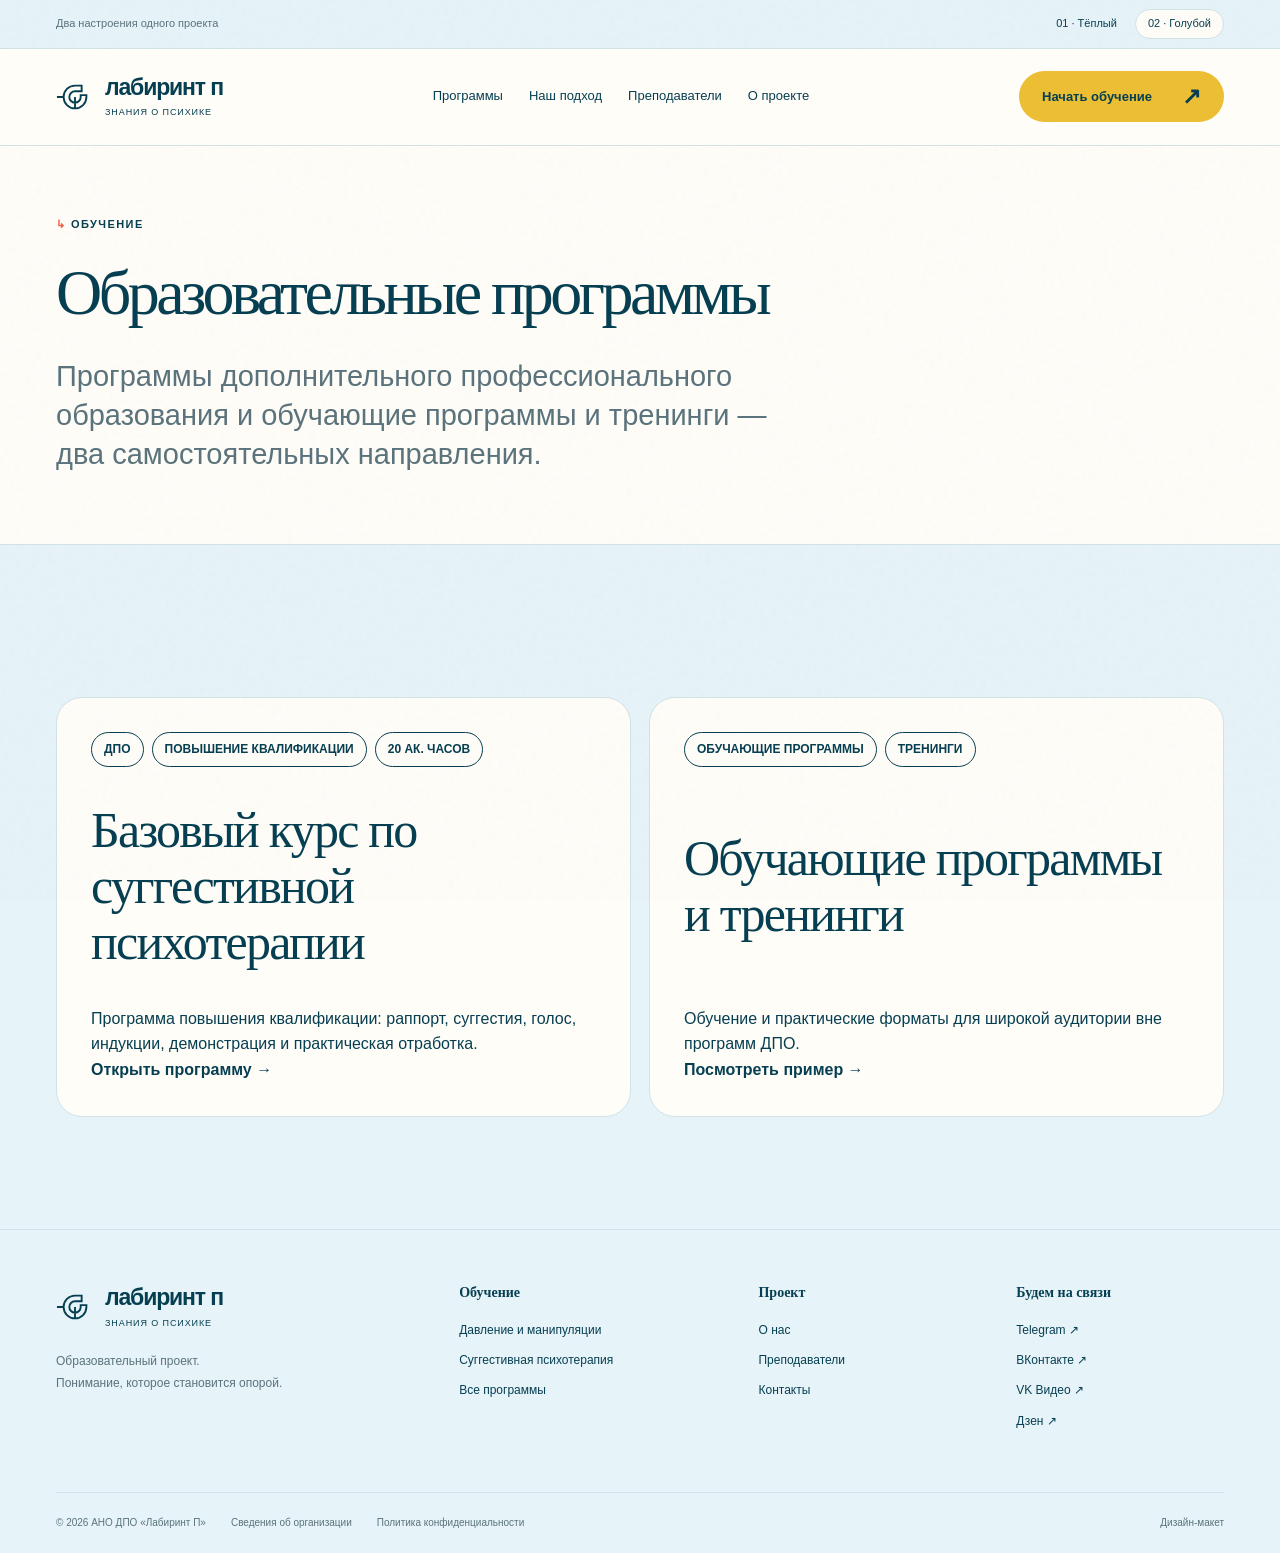
<file: v2/learning.html>
<!doctype html><html lang="ru"><head><meta charset="utf-8"><meta name="color-scheme" content="only light"><meta name="viewport" content="width=device-width, initial-scale=1"><link rel="icon" href="favicon.svg" type="image/svg+xml"><link rel="stylesheet" href="styles.css?v=20261006-video-motion">  <script src="vendor/gsap/gsap.min.js?v=20261006-video-motion" defer></script>
  <script src="vendor/gsap/ScrollTrigger.min.js?v=20261006-video-motion" defer></script>
  <script src="vendor/gsap/init.js?v=20261006-video-motion" defer></script>
<script src="app.js?v=20261006-video-motion" defer></script><title>Обучение — Лабиринт П</title>
<link rel="stylesheet" href="redesign.css?v=20261006-video-motion"><script src="palette.js?v=20261006-video-motion"></script><script src="redesign.js?v=20261006-video-motion" defer></script></head><body class="legacy-page">  <div class="design-switch"><span>Два настроения одного проекта</span><div role="group" aria-label="Варианты дизайна"><button data-theme="warm" aria-pressed="true">01 · Тёплый</button><button data-theme="blue" aria-pressed="false">02 · Голубой</button></div></div>
  <header class="header"><nav class="wrap navigation" aria-label="Главная навигация">
    <a class="logo" href="index.html"><svg viewBox="0 0 40 40" aria-hidden="true"><path d="M32 20A12 12 0 1 1 20 8h7v6h-7a6 6 0 1 0 6 6v-2h6v2ZM20 20v13M7 20H1"/></svg><span>лабиринт п<span class="logo-sub">знания о психике</span></span></a>
    <button class="menu-button" aria-expanded="false" aria-controls="main-menu">Меню <span>☰</span></button>
    <div class="nav-links" id="main-menu"><a href="index.html#programs">Программы</a><a href="index.html#approach">Наш подход</a><a href="index.html#experts">Преподаватели</a><a href="about.html">О проекте</a></div>
    <button class="button button-small nav-apply" data-apply>Начать обучение <span>↗</span></button>
  </nav></header><main><section class="inner-hero"><div class="container"><p class="eyebrow">Обучение</p><h1>Образовательные программы</h1><p class="lede">Программы дополнительного профессионального образования и обучающие программы и тренинги — два самостоятельных направления.</p></div></section><section class="section section--white"><div class="container"><div class="course-grid"><a class="course-card reveal" href="suggestive.html"><div class="tag-row"><span class="tag">ДПО</span><span class="tag">повышение квалификации</span><span class="tag">20 ак. часов</span></div><h3>Базовый курс по суггестивной психотерапии</h3><div><p>Программа повышения квалификации: раппорт, суггестия, голос, индукции, демонстрация и практическая отработка.</p><b>Открыть программу →</b></div></a><a class="course-card reveal" href="course.html"><div class="tag-row"><span class="tag">обучающие программы</span><span class="tag">тренинги</span></div><h3>Обучающие программы и тренинги</h3><div><p>Обучение и практические форматы для широкой аудитории вне программ ДПО.</p><b>Посмотреть пример →</b></div></a></div></div></section></main>  <footer class="footer"><div class="wrap footer-main"><div><a class="logo" href="index.html"><svg viewBox="0 0 40 40" aria-hidden="true"><path d="M32 20A12 12 0 1 1 20 8h7v6h-7a6 6 0 1 0 6 6v-2h6v2ZM20 20v13M7 20H1"/></svg><span>лабиринт п<span class="logo-sub">знания о психике</span></span></a><p>Образовательный проект.<br>Понимание, которое становится опорой.</p></div><div><h3>Обучение</h3><a href="course.html" data-course-link>Давление и манипуляции</a><a href="suggestive.html">Суггестивная психотерапия</a><a href="learning.html">Все программы</a></div><div><h3>Проект</h3><a href="about.html">О нас</a><a href="index.html#experts">Преподаватели</a><a href="about.html#contacts">Контакты</a></div><div><h3>Будем на связи</h3><a href="https://t.me/anolabyrinthp" target="_blank" rel="noopener">Telegram ↗</a><a href="https://vk.ru/labirinthp" target="_blank" rel="noopener">ВКонтакте ↗</a><a href="https://vkvideo.ru/@labirinthp" target="_blank" rel="noopener">VK Видео ↗</a><a href="https://dzen.ru/labyrinthp" target="_blank" rel="noopener">Дзен ↗</a></div></div><div class="wrap footer-bottom"><span>© 2026 АНО ДПО «Лабиринт П»</span><a href="education-info.html">Сведения об организации</a><a href="privacy.html">Политика конфиденциальности</a><span>Дизайн-макет</span></div></footer><div class="toast" role="status" aria-live="polite"></div>  <dialog class="apply-dialog" aria-labelledby="apply-title"><button class="dialog-close" data-close aria-label="Закрыть">×</button><p class="eyebrow">Начнём со знакомства</p><h2 id="apply-title">Заявка на обучение</h2><p>Как к вам обращаться и где вам удобно получить ответ?</p><form><label>Ваше имя<input name="name" autocomplete="given-name" placeholder="Анна" required></label><label>Телефон или Telegram<input name="contact" placeholder="+7 или @username" required></label><button class="button" type="submit">Посмотреть следующий шаг ↗</button><small>Макет формы. Данные никуда не отправляются.</small></form><p class="form-result" role="status" hidden>Так будет выглядеть подтверждение заявки. В рабочей версии здесь появится информация о том, когда и как с вами свяжутся.</p></dialog></body></html>
</file>
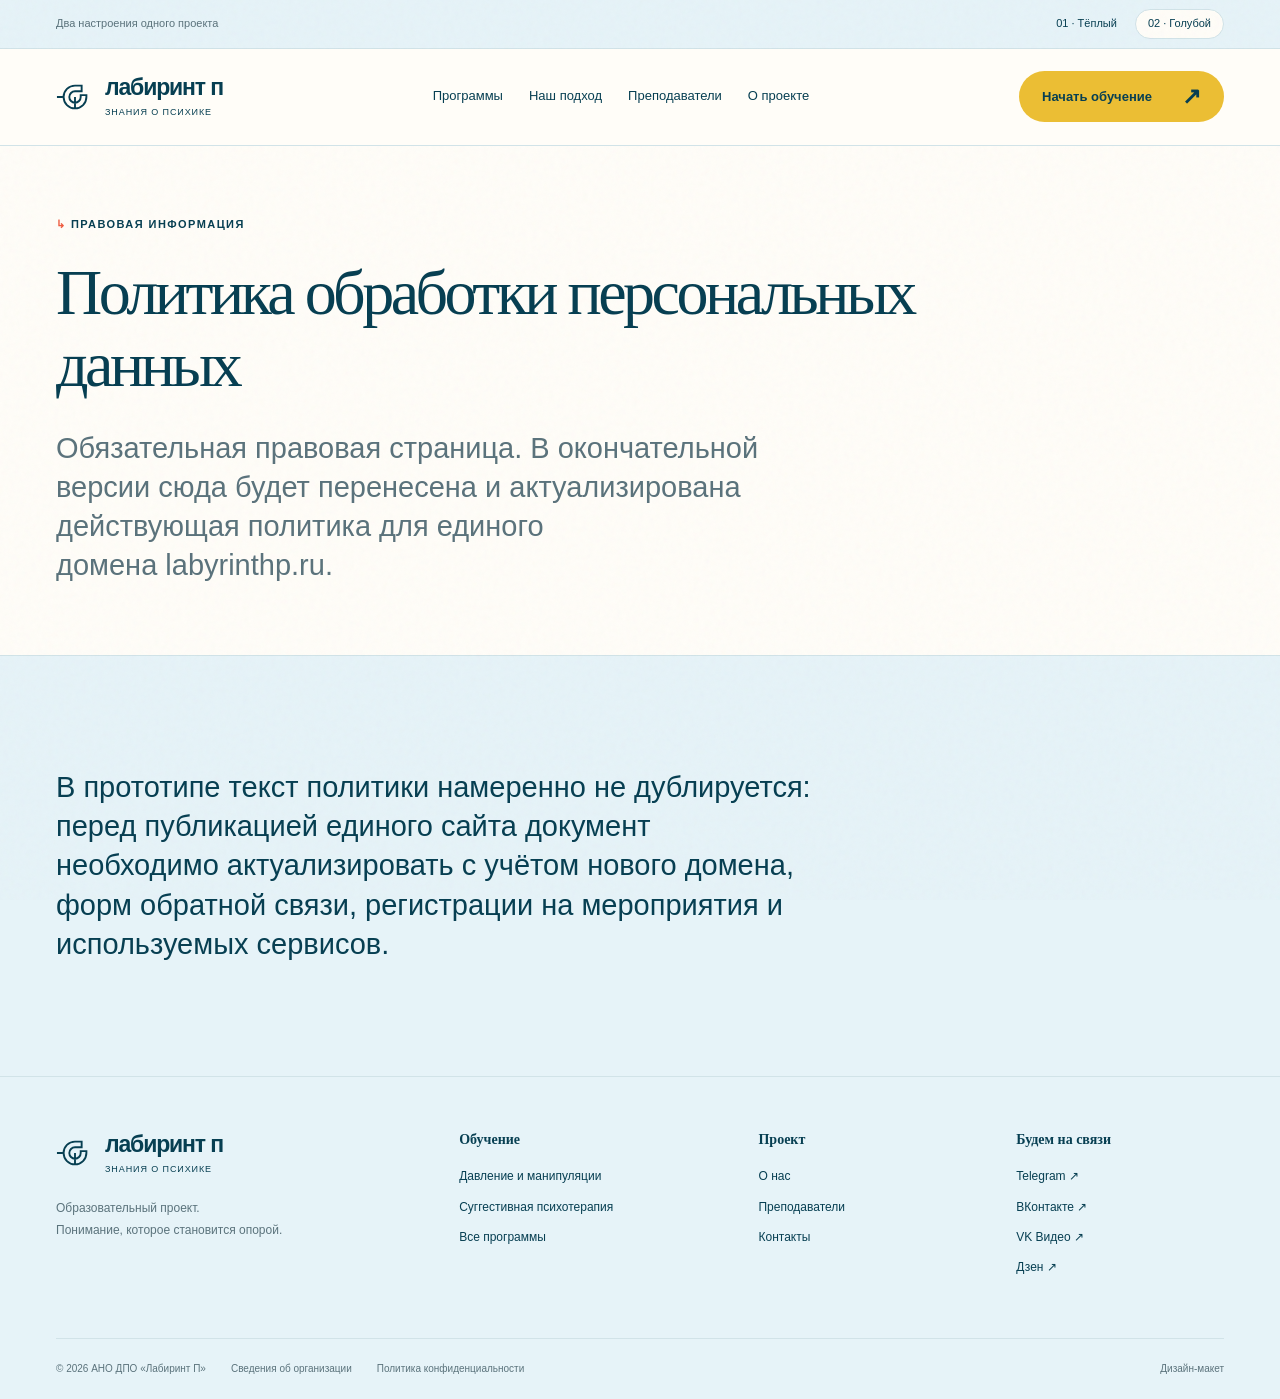
<file: v2/privacy.html>
<!doctype html><html lang="ru"><head><meta charset="utf-8"><meta name="color-scheme" content="only light"><meta name="viewport" content="width=device-width, initial-scale=1"><link rel="icon" href="favicon.svg" type="image/svg+xml"><link rel="stylesheet" href="styles.css?v=20261006-video-motion">  <script src="vendor/gsap/gsap.min.js?v=20261006-video-motion" defer></script>
  <script src="vendor/gsap/ScrollTrigger.min.js?v=20261006-video-motion" defer></script>
  <script src="vendor/gsap/init.js?v=20261006-video-motion" defer></script>
<script src="app.js?v=20261006-video-motion" defer></script><title>Политика обработки персональных данных — Лабиринт П</title>
<link rel="stylesheet" href="redesign.css?v=20261006-video-motion"><script src="palette.js?v=20261006-video-motion"></script><script src="redesign.js?v=20261006-video-motion" defer></script></head><body class="legacy-page">  <div class="design-switch"><span>Два настроения одного проекта</span><div role="group" aria-label="Варианты дизайна"><button data-theme="warm" aria-pressed="true">01 · Тёплый</button><button data-theme="blue" aria-pressed="false">02 · Голубой</button></div></div>
  <header class="header"><nav class="wrap navigation" aria-label="Главная навигация">
    <a class="logo" href="index.html"><svg viewBox="0 0 40 40" aria-hidden="true"><path d="M32 20A12 12 0 1 1 20 8h7v6h-7a6 6 0 1 0 6 6v-2h6v2ZM20 20v13M7 20H1"/></svg><span>лабиринт п<span class="logo-sub">знания о психике</span></span></a>
    <button class="menu-button" aria-expanded="false" aria-controls="main-menu">Меню <span>☰</span></button>
    <div class="nav-links" id="main-menu"><a href="index.html#programs">Программы</a><a href="index.html#approach">Наш подход</a><a href="index.html#experts">Преподаватели</a><a href="about.html">О проекте</a></div>
    <button class="button button-small nav-apply" data-apply>Начать обучение <span>↗</span></button>
  </nav></header><main><section class="inner-hero"><div class="container"><p class="eyebrow">Правовая информация</p><h1>Политика обработки персональных данных</h1><p class="lede">Обязательная правовая страница. В окончательной версии сюда будет перенесена и актуализирована действующая политика для единого домена labyrinthp.ru.</p></div></section><section class="section section--white"><div class="container"><p class="lede">В прототипе текст политики намеренно не дублируется: перед публикацией единого сайта документ необходимо актуализировать с учётом нового домена, форм обратной связи, регистрации на мероприятия и используемых сервисов.</p></div></section></main>  <footer class="footer"><div class="wrap footer-main"><div><a class="logo" href="index.html"><svg viewBox="0 0 40 40" aria-hidden="true"><path d="M32 20A12 12 0 1 1 20 8h7v6h-7a6 6 0 1 0 6 6v-2h6v2ZM20 20v13M7 20H1"/></svg><span>лабиринт п<span class="logo-sub">знания о психике</span></span></a><p>Образовательный проект.<br>Понимание, которое становится опорой.</p></div><div><h3>Обучение</h3><a href="course.html" data-course-link>Давление и манипуляции</a><a href="suggestive.html">Суггестивная психотерапия</a><a href="learning.html">Все программы</a></div><div><h3>Проект</h3><a href="about.html">О нас</a><a href="index.html#experts">Преподаватели</a><a href="about.html#contacts">Контакты</a></div><div><h3>Будем на связи</h3><a href="https://t.me/anolabyrinthp" target="_blank" rel="noopener">Telegram ↗</a><a href="https://vk.ru/labirinthp" target="_blank" rel="noopener">ВКонтакте ↗</a><a href="https://vkvideo.ru/@labirinthp" target="_blank" rel="noopener">VK Видео ↗</a><a href="https://dzen.ru/labyrinthp" target="_blank" rel="noopener">Дзен ↗</a></div></div><div class="wrap footer-bottom"><span>© 2026 АНО ДПО «Лабиринт П»</span><a href="education-info.html">Сведения об организации</a><a href="privacy.html">Политика конфиденциальности</a><span>Дизайн-макет</span></div></footer><div class="toast" role="status" aria-live="polite"></div>  <dialog class="apply-dialog" aria-labelledby="apply-title"><button class="dialog-close" data-close aria-label="Закрыть">×</button><p class="eyebrow">Начнём со знакомства</p><h2 id="apply-title">Заявка на обучение</h2><p>Как к вам обращаться и где вам удобно получить ответ?</p><form><label>Ваше имя<input name="name" autocomplete="given-name" placeholder="Анна" required></label><label>Телефон или Telegram<input name="contact" placeholder="+7 или @username" required></label><button class="button" type="submit">Посмотреть следующий шаг ↗</button><small>Макет формы. Данные никуда не отправляются.</small></form><p class="form-result" role="status" hidden>Так будет выглядеть подтверждение заявки. В рабочей версии здесь появится информация о том, когда и как с вами свяжутся.</p></dialog></body></html>
</file>
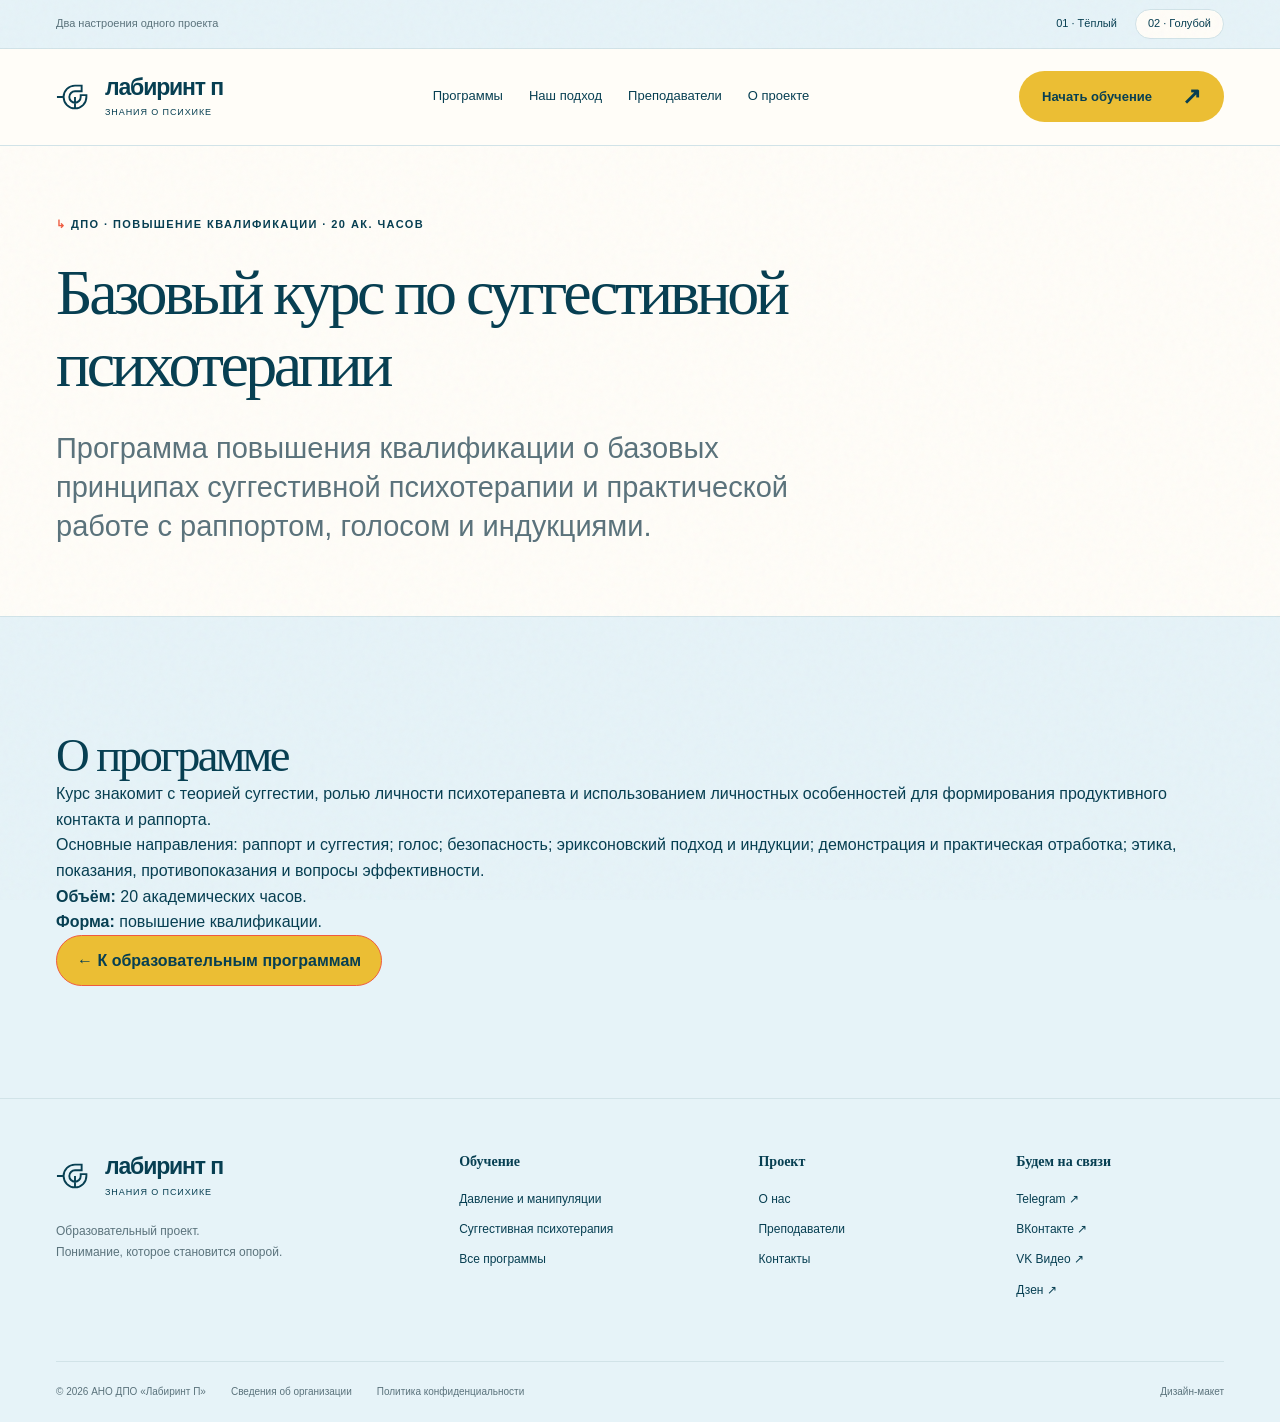
<file: v2/suggestive.html>
<!doctype html><html lang="ru"><head><meta charset="utf-8"><meta name="color-scheme" content="only light"><meta name="viewport" content="width=device-width, initial-scale=1"><link rel="icon" href="favicon.svg" type="image/svg+xml"><link rel="stylesheet" href="styles.css?v=20261006-video-motion">  <script src="vendor/gsap/gsap.min.js?v=20261006-video-motion" defer></script>
  <script src="vendor/gsap/ScrollTrigger.min.js?v=20261006-video-motion" defer></script>
  <script src="vendor/gsap/init.js?v=20261006-video-motion" defer></script>
<script src="app.js?v=20261006-video-motion" defer></script><title>Базовый курс по суггестивной психотерапии — Лабиринт П</title>
<link rel="stylesheet" href="redesign.css?v=20261006-video-motion"><script src="palette.js?v=20261006-video-motion"></script><script src="redesign.js?v=20261006-video-motion" defer></script></head><body class="legacy-page">  <div class="design-switch"><span>Два настроения одного проекта</span><div role="group" aria-label="Варианты дизайна"><button data-theme="warm" aria-pressed="true">01 · Тёплый</button><button data-theme="blue" aria-pressed="false">02 · Голубой</button></div></div>
  <header class="header"><nav class="wrap navigation" aria-label="Главная навигация">
    <a class="logo" href="index.html"><svg viewBox="0 0 40 40" aria-hidden="true"><path d="M32 20A12 12 0 1 1 20 8h7v6h-7a6 6 0 1 0 6 6v-2h6v2ZM20 20v13M7 20H1"/></svg><span>лабиринт п<span class="logo-sub">знания о психике</span></span></a>
    <button class="menu-button" aria-expanded="false" aria-controls="main-menu">Меню <span>☰</span></button>
    <div class="nav-links" id="main-menu"><a href="index.html#programs">Программы</a><a href="index.html#approach">Наш подход</a><a href="index.html#experts">Преподаватели</a><a href="about.html">О проекте</a></div>
    <button class="button button-small nav-apply" data-apply>Начать обучение <span>↗</span></button>
  </nav></header><main><section class="inner-hero"><div class="container"><p class="eyebrow">ДПО · повышение квалификации · 20 ак. часов</p><h1>Базовый курс по суггестивной психотерапии</h1><p class="lede">Программа повышения квалификации о базовых принципах суггестивной психотерапии и практической работе с раппортом, голосом и индукциями.</p></div></section><section class="section section--white"><div class="container"><div class="prose"><h2>О программе</h2><p>Курс знакомит с теорией суггестии, ролью личности психотерапевта и использованием личностных особенностей для формирования продуктивного контакта и раппорта.</p><p>Основные направления: раппорт и суггестия; голос; безопасность; эриксоновский подход и индукции; демонстрация и практическая отработка; этика, показания, противопоказания и вопросы эффективности.</p><p><strong>Объём:</strong> 20 академических часов.</p><p><strong>Форма:</strong> повышение квалификации.</p><a class="btn" href="learning.html">← К образовательным программам</a></div></div></section></main>  <footer class="footer"><div class="wrap footer-main"><div><a class="logo" href="index.html"><svg viewBox="0 0 40 40" aria-hidden="true"><path d="M32 20A12 12 0 1 1 20 8h7v6h-7a6 6 0 1 0 6 6v-2h6v2ZM20 20v13M7 20H1"/></svg><span>лабиринт п<span class="logo-sub">знания о психике</span></span></a><p>Образовательный проект.<br>Понимание, которое становится опорой.</p></div><div><h3>Обучение</h3><a href="course.html" data-course-link>Давление и манипуляции</a><a href="suggestive.html">Суггестивная психотерапия</a><a href="learning.html">Все программы</a></div><div><h3>Проект</h3><a href="about.html">О нас</a><a href="index.html#experts">Преподаватели</a><a href="about.html#contacts">Контакты</a></div><div><h3>Будем на связи</h3><a href="https://t.me/anolabyrinthp" target="_blank" rel="noopener">Telegram ↗</a><a href="https://vk.ru/labirinthp" target="_blank" rel="noopener">ВКонтакте ↗</a><a href="https://vkvideo.ru/@labirinthp" target="_blank" rel="noopener">VK Видео ↗</a><a href="https://dzen.ru/labyrinthp" target="_blank" rel="noopener">Дзен ↗</a></div></div><div class="wrap footer-bottom"><span>© 2026 АНО ДПО «Лабиринт П»</span><a href="education-info.html">Сведения об организации</a><a href="privacy.html">Политика конфиденциальности</a><span>Дизайн-макет</span></div></footer><div class="toast" role="status" aria-live="polite"></div>  <dialog class="apply-dialog" aria-labelledby="apply-title"><button class="dialog-close" data-close aria-label="Закрыть">×</button><p class="eyebrow">Начнём со знакомства</p><h2 id="apply-title">Заявка на обучение</h2><p>Как к вам обращаться и где вам удобно получить ответ?</p><form><label>Ваше имя<input name="name" autocomplete="given-name" placeholder="Анна" required></label><label>Телефон или Telegram<input name="contact" placeholder="+7 или @username" required></label><button class="button" type="submit">Посмотреть следующий шаг ↗</button><small>Макет формы. Данные никуда не отправляются.</small></form><p class="form-result" role="status" hidden>Так будет выглядеть подтверждение заявки. В рабочей версии здесь появится информация о том, когда и как с вами свяжутся.</p></dialog></body></html>
</file>
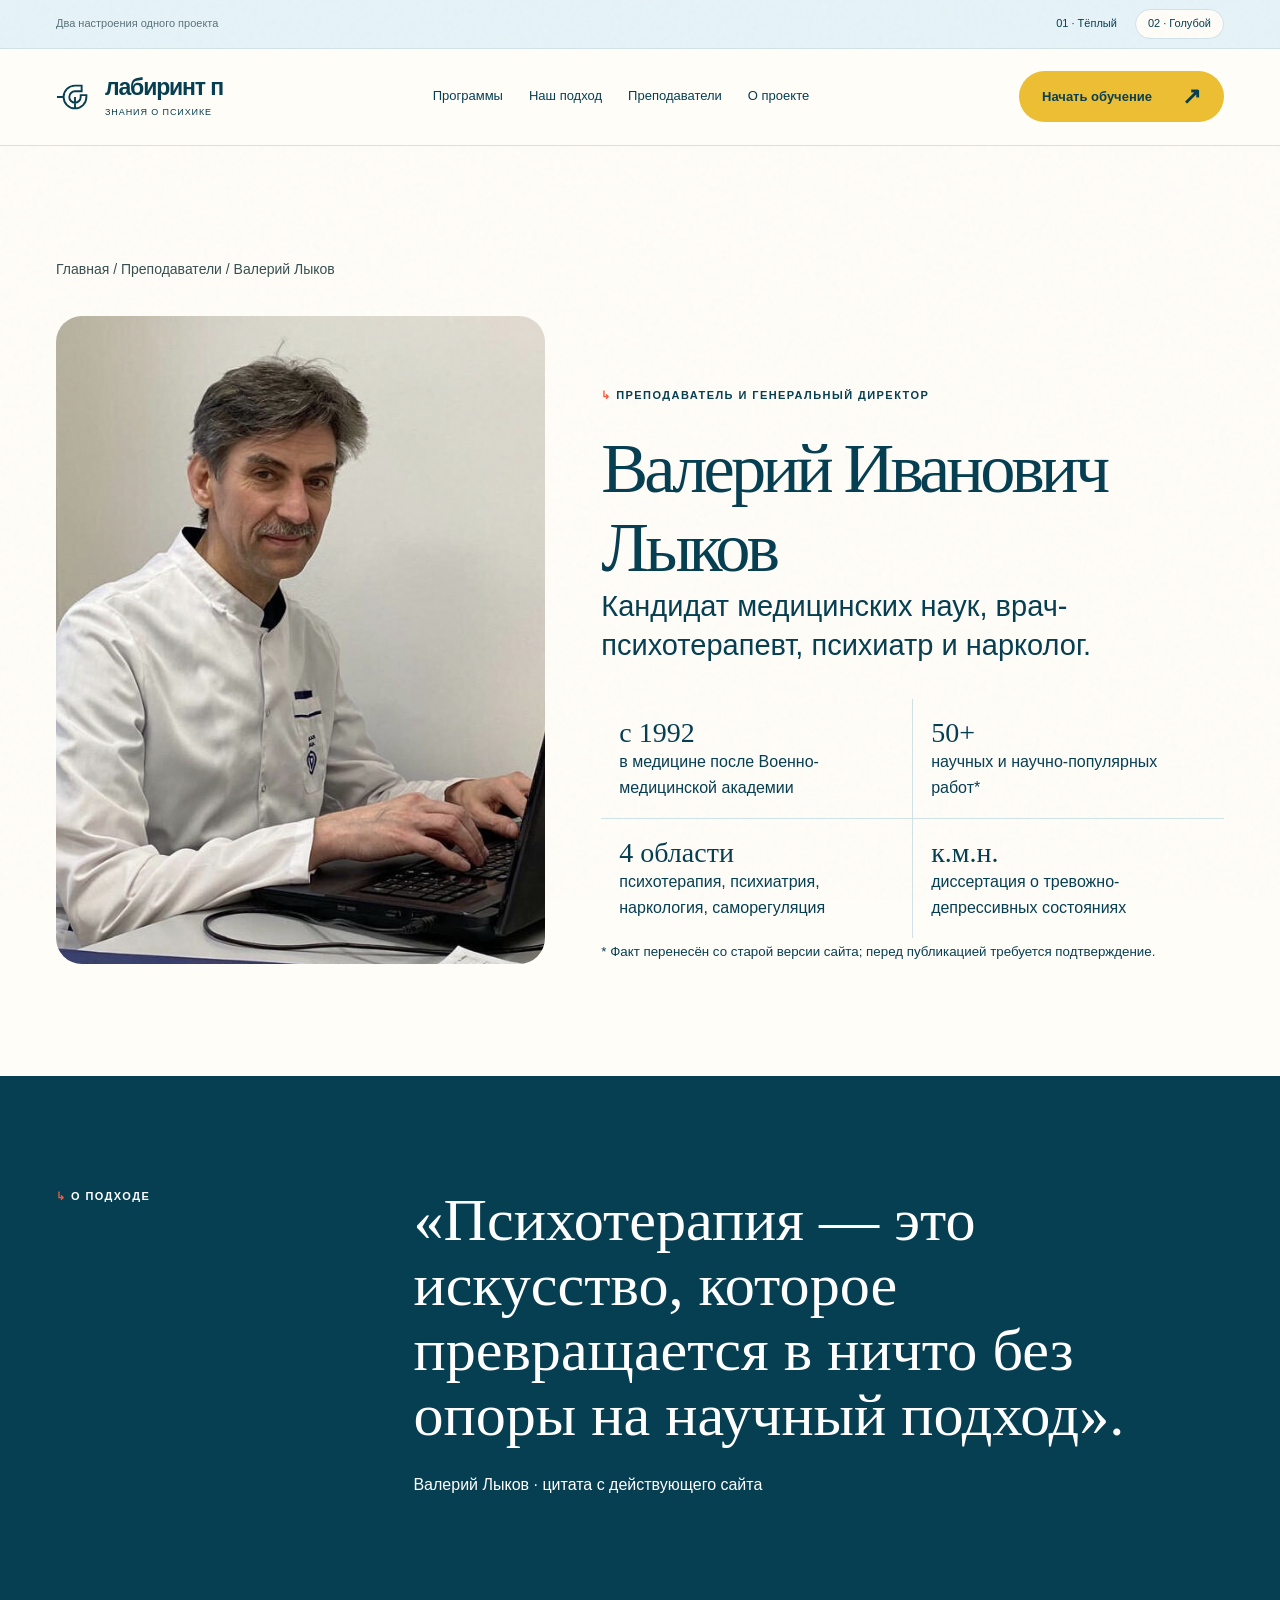
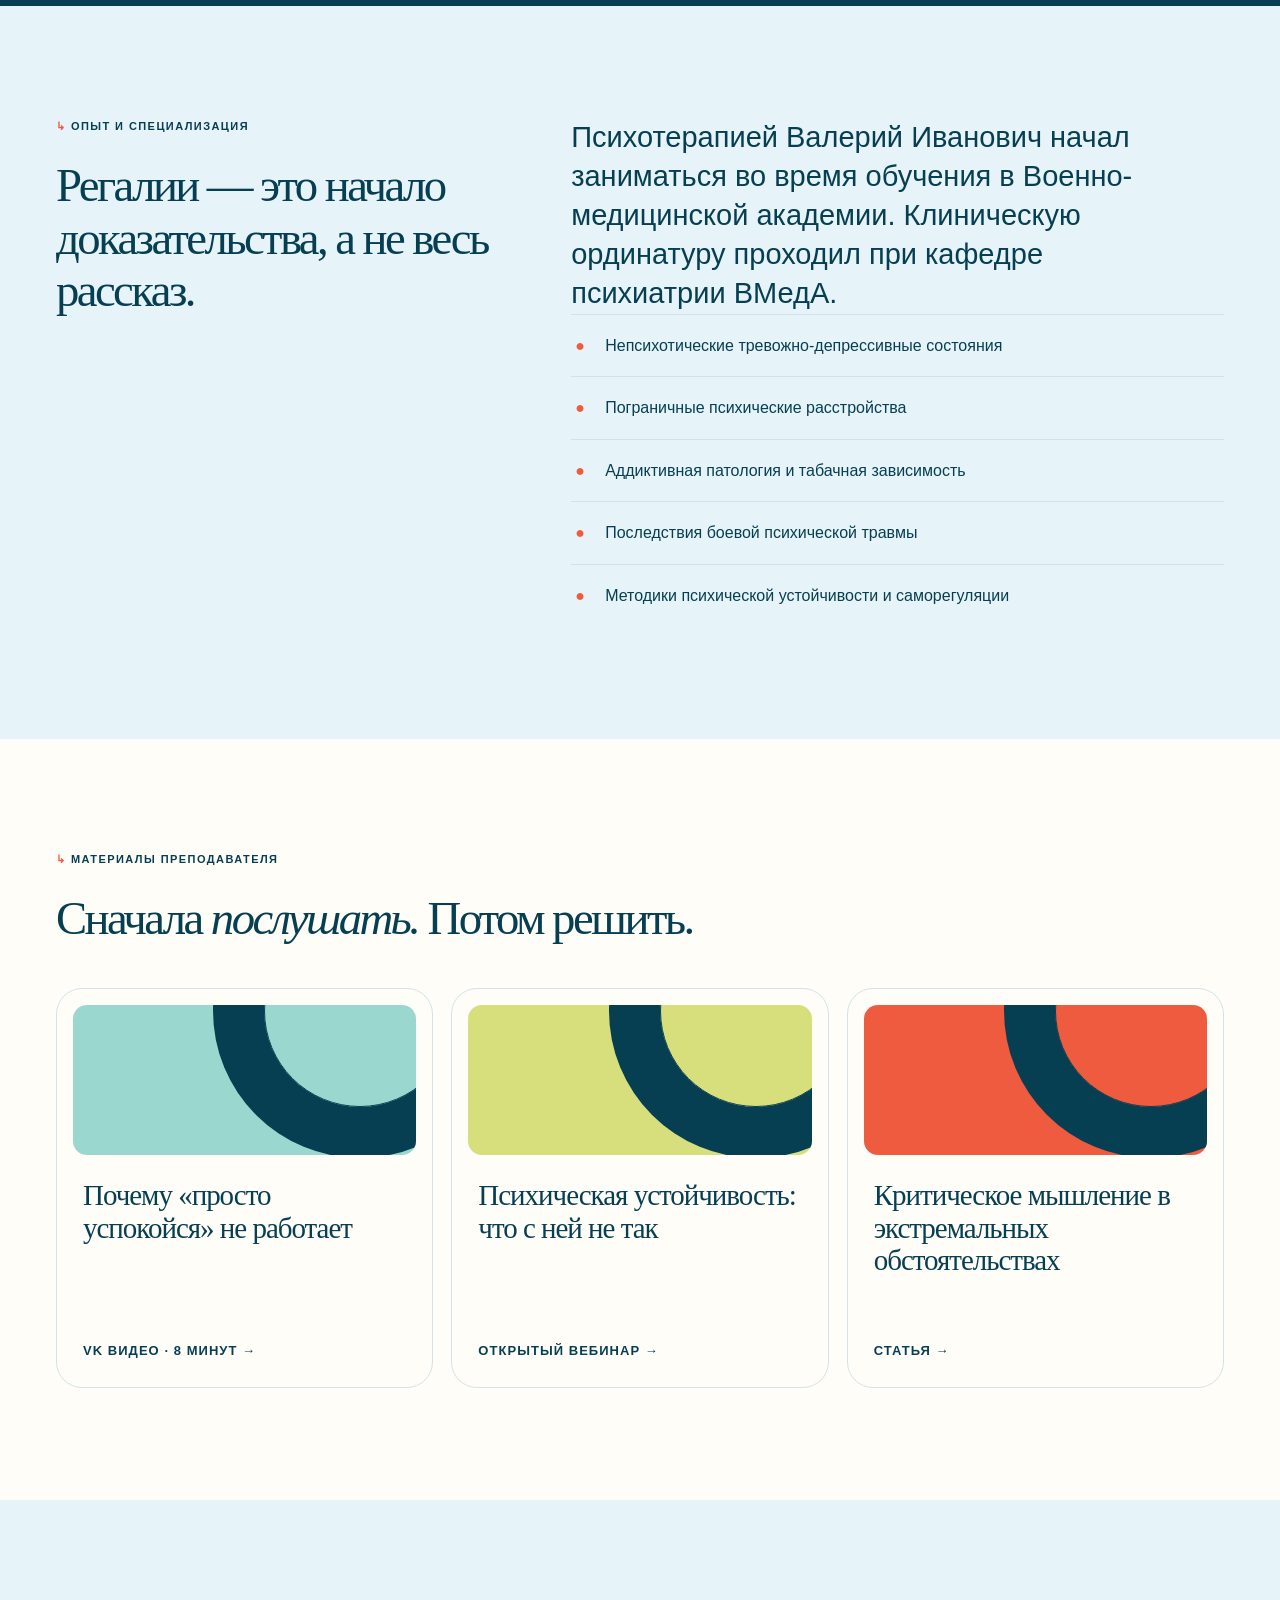
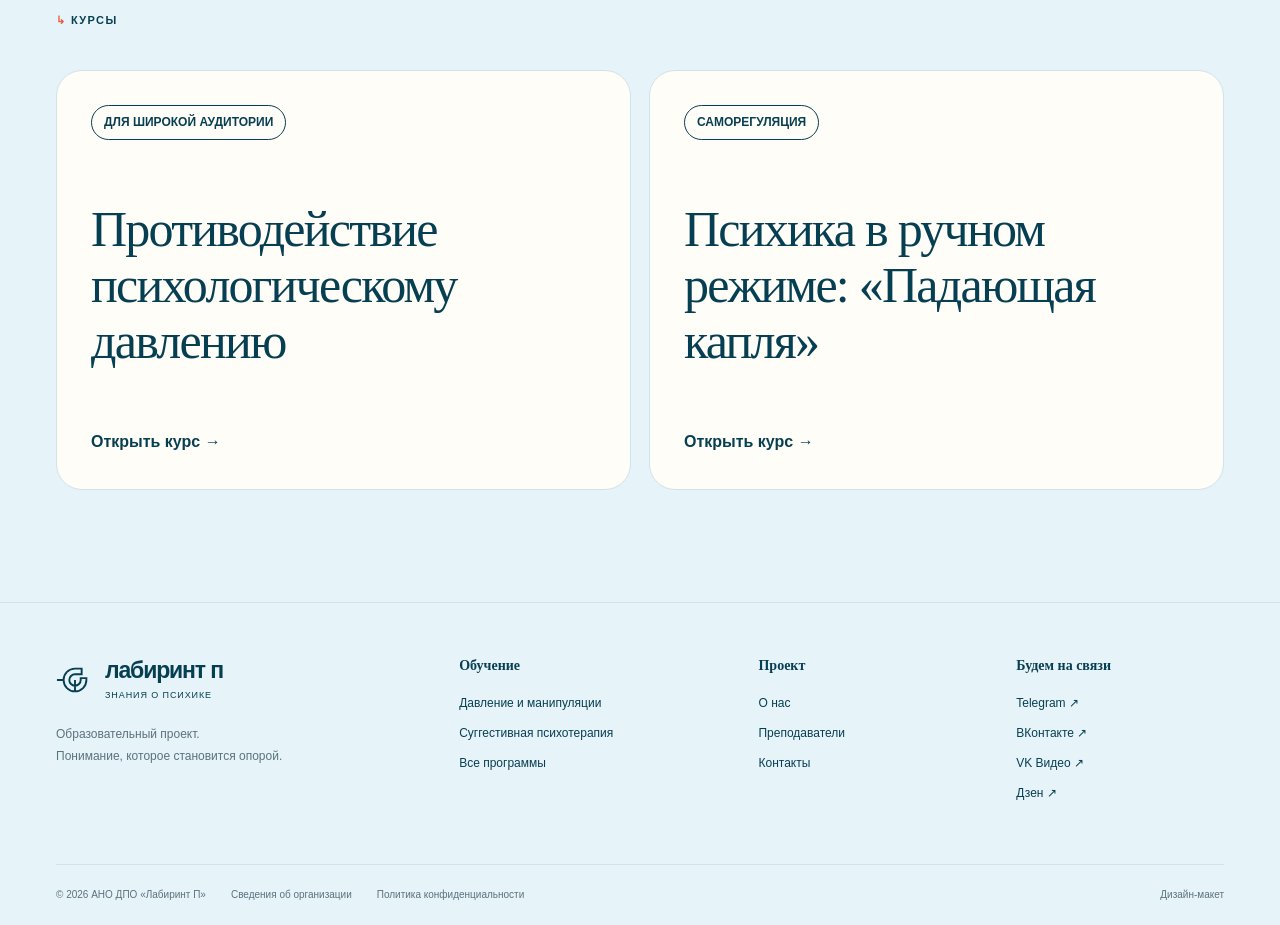
<file: v2/teacher.html>
<!doctype html>
<html lang="ru"><head><meta charset="utf-8"><meta name="color-scheme" content="only light"><meta name="viewport" content="width=device-width, initial-scale=1"><title>Валерий Лыков — преподаватель Лабиринт П</title><link rel="icon" href="favicon.svg" type="image/svg+xml"><link rel="stylesheet" href="styles.css?v=20261006-video-motion">  <script src="vendor/gsap/gsap.min.js?v=20261006-video-motion" defer></script>
  <script src="vendor/gsap/ScrollTrigger.min.js?v=20261006-video-motion" defer></script>
  <script src="vendor/gsap/init.js?v=20261006-video-motion" defer></script>
<script src="app.js?v=20261006-video-motion" defer></script>
<link rel="stylesheet" href="redesign.css?v=20261006-video-motion"><script src="palette.js?v=20261006-video-motion"></script><script src="redesign.js?v=20261006-video-motion" defer></script></head>
<body class="legacy-page">  <div class="design-switch"><span>Два настроения одного проекта</span><div role="group" aria-label="Варианты дизайна"><button data-theme="warm" aria-pressed="true">01 · Тёплый</button><button data-theme="blue" aria-pressed="false">02 · Голубой</button></div></div>
  <header class="header"><nav class="wrap navigation" aria-label="Главная навигация">
    <a class="logo" href="index.html"><svg viewBox="0 0 40 40" aria-hidden="true"><path d="M32 20A12 12 0 1 1 20 8h7v6h-7a6 6 0 1 0 6 6v-2h6v2ZM20 20v13M7 20H1"/></svg><span>лабиринт п<span class="logo-sub">знания о психике</span></span></a>
    <button class="menu-button" aria-expanded="false" aria-controls="main-menu">Меню <span>☰</span></button>
    <div class="nav-links" id="main-menu"><a href="index.html#programs">Программы</a><a href="index.html#approach">Наш подход</a><a href="index.html#experts">Преподаватели</a><a href="about.html">О проекте</a></div>
    <button class="button button-small nav-apply" data-apply>Начать обучение <span>↗</span></button>
  </nav></header>
<main>
  <section class="section"><div class="container"><p class="breadcrumb"><a href="index.html">Главная</a> / Преподаватели / Валерий Лыков</p><div class="profile-hero"><img src="assets/lykov.jpeg" alt="Валерий Иванович Лыков"><div><p class="eyebrow">Преподаватель и генеральный директор</p><h1>Валерий Иванович Лыков</h1><p class="lede">Кандидат медицинских наук, врач-психотерапевт, психиатр и нарколог.</p><div class="profile-stats"><div><strong>с 1992</strong><span>в медицине после Военно-медицинской академии</span></div><div><strong>50+</strong><span>научных и научно-популярных работ*</span></div><div><strong>4 области</strong><span>психотерапия, психиатрия, наркология, саморегуляция</span></div><div><strong>к.м.н.</strong><span>диссертация о тревожно-депрессивных состояниях</span></div></div><small>* Факт перенесён со старой версии сайта; перед публикацией требуется подтверждение.</small></div></div></div></section>
  <section class="section section--ink"><div class="container quote-block"><p class="eyebrow">О подходе</p><blockquote>«Психотерапия — это искусство, которое превращается в ничто без опоры на научный подход».<cite>Валерий Лыков · цитата с действующего сайта</cite></blockquote></div></section>
  <section class="section section--white"><div class="container split"><div class="sticky"><p class="eyebrow">Опыт и специализация</p><h2>Регалии — это начало доказательства, а не весь рассказ.</h2></div><div><p class="lede">Психотерапией Валерий Иванович начал заниматься во время обучения в Военно-медицинской академии. Клиническую ординатуру проходил при кафедре психиатрии ВМедА.</p><ul class="bullet-list"><li>Непсихотические тревожно-депрессивные состояния</li><li>Пограничные психические расстройства</li><li>Аддиктивная патология и табачная зависимость</li><li>Последствия боевой психической травмы</li><li>Методики психической устойчивости и саморегуляции</li></ul></div></div></section>
  <section class="section"><div class="container"><p class="eyebrow">Материалы преподавателя</p><h2>Сначала <span class="accent">послушать.</span> Потом решить.</h2><div class="card-grid"><a class="content-card" href="content.html"><div class="visual"></div><h3>Почему «просто успокойся» не работает</h3><span class="meta">VK Видео · 8 минут →</span></a><a class="content-card" href="webinar.html"><div class="visual"></div><h3>Психическая устойчивость: что с ней не так</h3><span class="meta">Открытый вебинар →</span></a><a class="content-card" href="content.html"><div class="visual"></div><h3>Критическое мышление в экстремальных обстоятельствах</h3><span class="meta">Статья →</span></a></div></div></section>
  <section class="section section--white"><div class="container"><p class="eyebrow">Курсы</p><div class="course-grid"><a class="course-card" href="course.html"><div class="tag-row"><span class="tag">для широкой аудитории</span></div><h3>Противодействие психологическому давлению</h3><b>Открыть курс →</b></a><a class="course-card" href="course.html"><div class="tag-row"><span class="tag">саморегуляция</span></div><h3>Психика в ручном режиме: «Падающая капля»</h3><b>Открыть курс →</b></a></div></div></section>
</main>  <footer class="footer"><div class="wrap footer-main"><div><a class="logo" href="index.html"><svg viewBox="0 0 40 40" aria-hidden="true"><path d="M32 20A12 12 0 1 1 20 8h7v6h-7a6 6 0 1 0 6 6v-2h6v2ZM20 20v13M7 20H1"/></svg><span>лабиринт п<span class="logo-sub">знания о психике</span></span></a><p>Образовательный проект.<br>Понимание, которое становится опорой.</p></div><div><h3>Обучение</h3><a href="course.html" data-course-link>Давление и манипуляции</a><a href="suggestive.html">Суггестивная психотерапия</a><a href="learning.html">Все программы</a></div><div><h3>Проект</h3><a href="about.html">О нас</a><a href="index.html#experts">Преподаватели</a><a href="about.html#contacts">Контакты</a></div><div><h3>Будем на связи</h3><a href="https://t.me/anolabyrinthp" target="_blank" rel="noopener">Telegram ↗</a><a href="https://vk.ru/labirinthp" target="_blank" rel="noopener">ВКонтакте ↗</a><a href="https://vkvideo.ru/@labirinthp" target="_blank" rel="noopener">VK Видео ↗</a><a href="https://dzen.ru/labyrinthp" target="_blank" rel="noopener">Дзен ↗</a></div></div><div class="wrap footer-bottom"><span>© 2026 АНО ДПО «Лабиринт П»</span><a href="education-info.html">Сведения об организации</a><a href="privacy.html">Политика конфиденциальности</a><span>Дизайн-макет</span></div></footer><div class="toast" role="status"></div>  <dialog class="apply-dialog" aria-labelledby="apply-title"><button class="dialog-close" data-close aria-label="Закрыть">×</button><p class="eyebrow">Начнём со знакомства</p><h2 id="apply-title">Заявка на обучение</h2><p>Как к вам обращаться и где вам удобно получить ответ?</p><form><label>Ваше имя<input name="name" autocomplete="given-name" placeholder="Анна" required></label><label>Телефон или Telegram<input name="contact" placeholder="+7 или @username" required></label><button class="button" type="submit">Посмотреть следующий шаг ↗</button><small>Макет формы. Данные никуда не отправляются.</small></form><p class="form-result" role="status" hidden>Так будет выглядеть подтверждение заявки. В рабочей версии здесь появится информация о том, когда и как с вами свяжутся.</p></dialog></body></html>
</file>
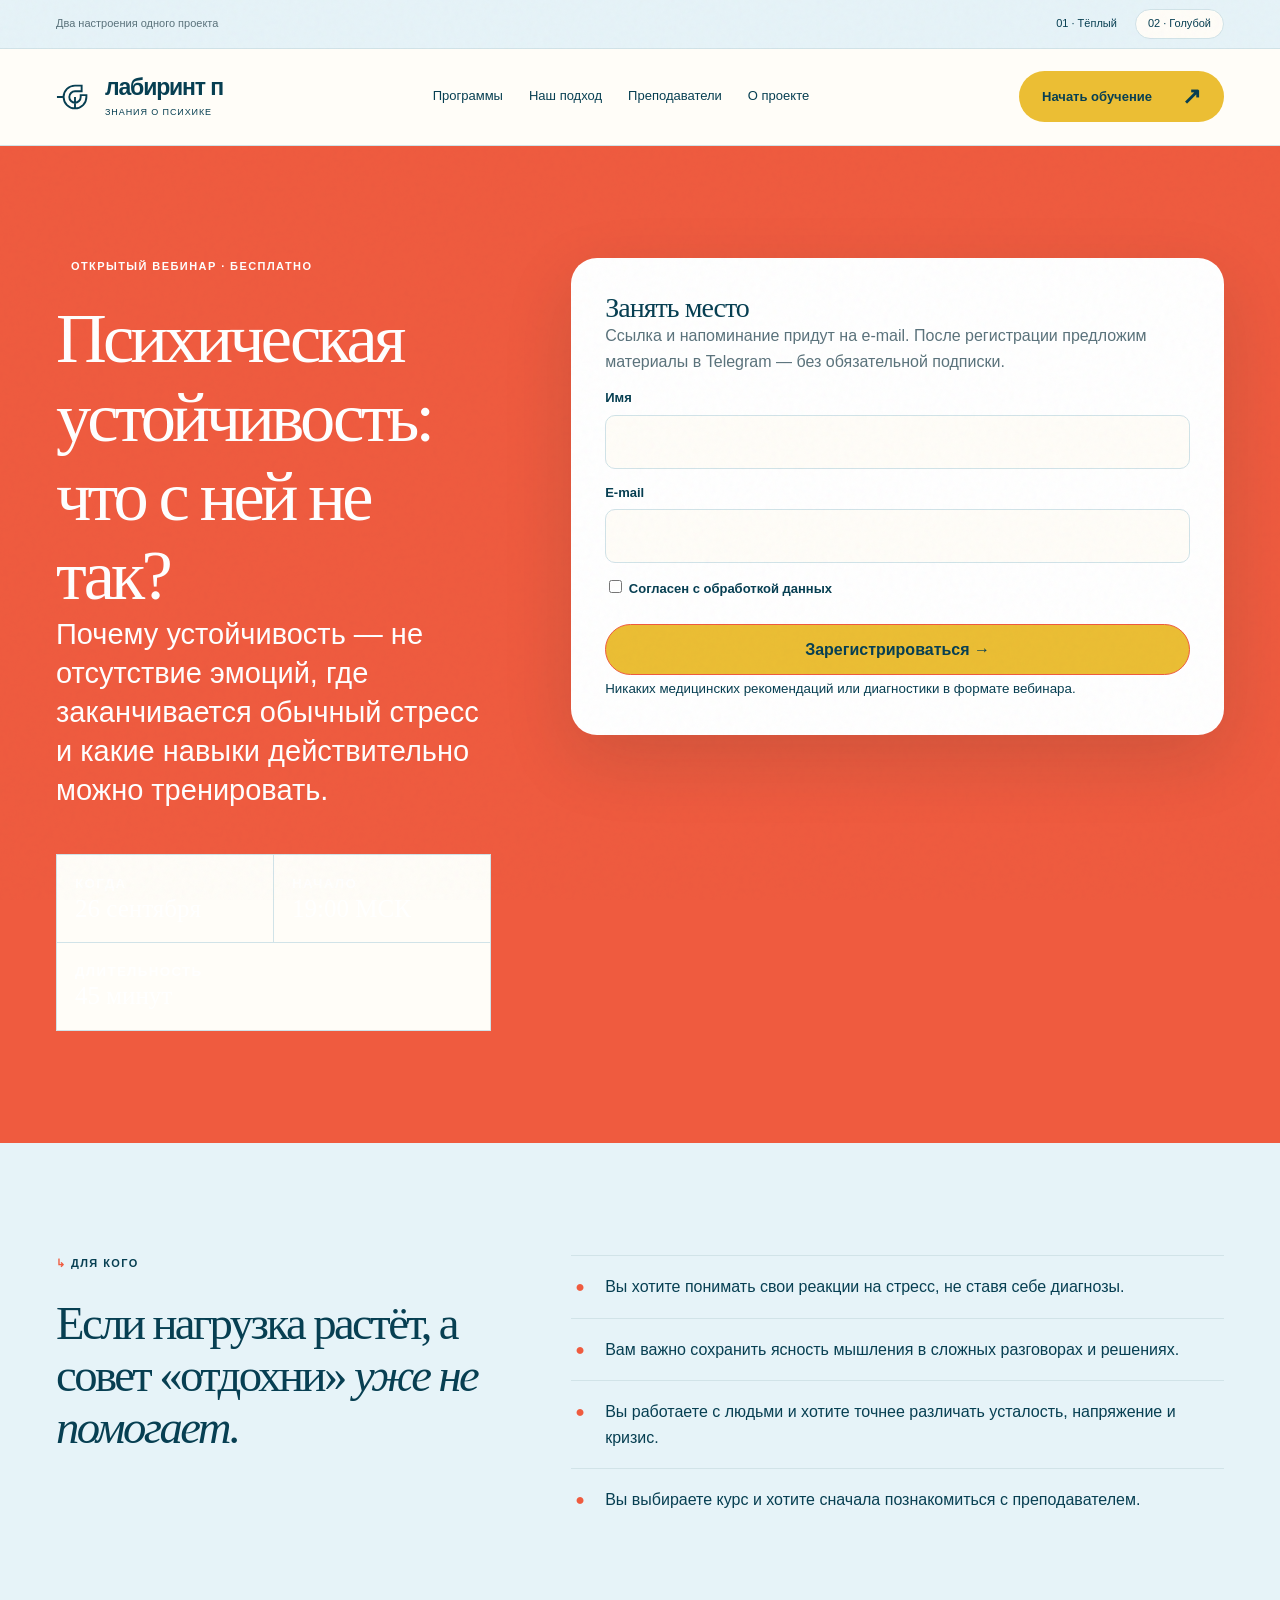
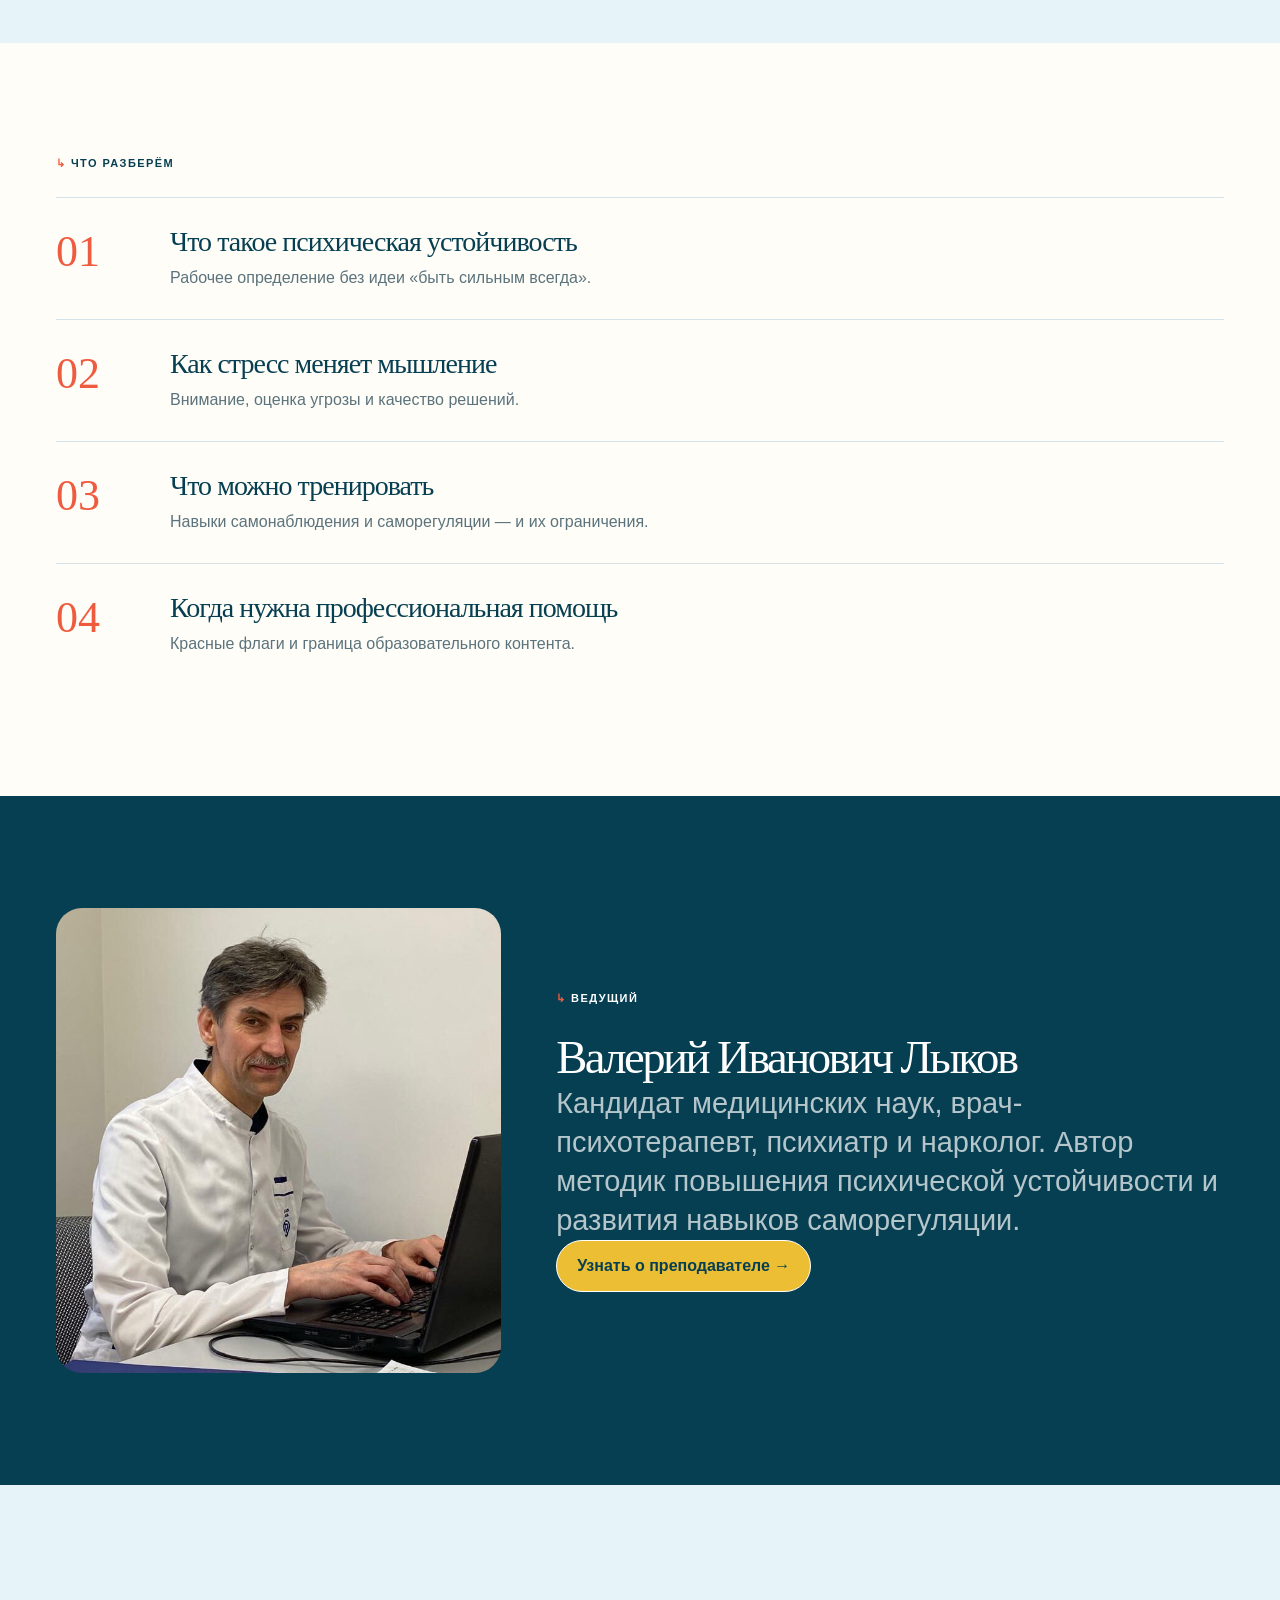
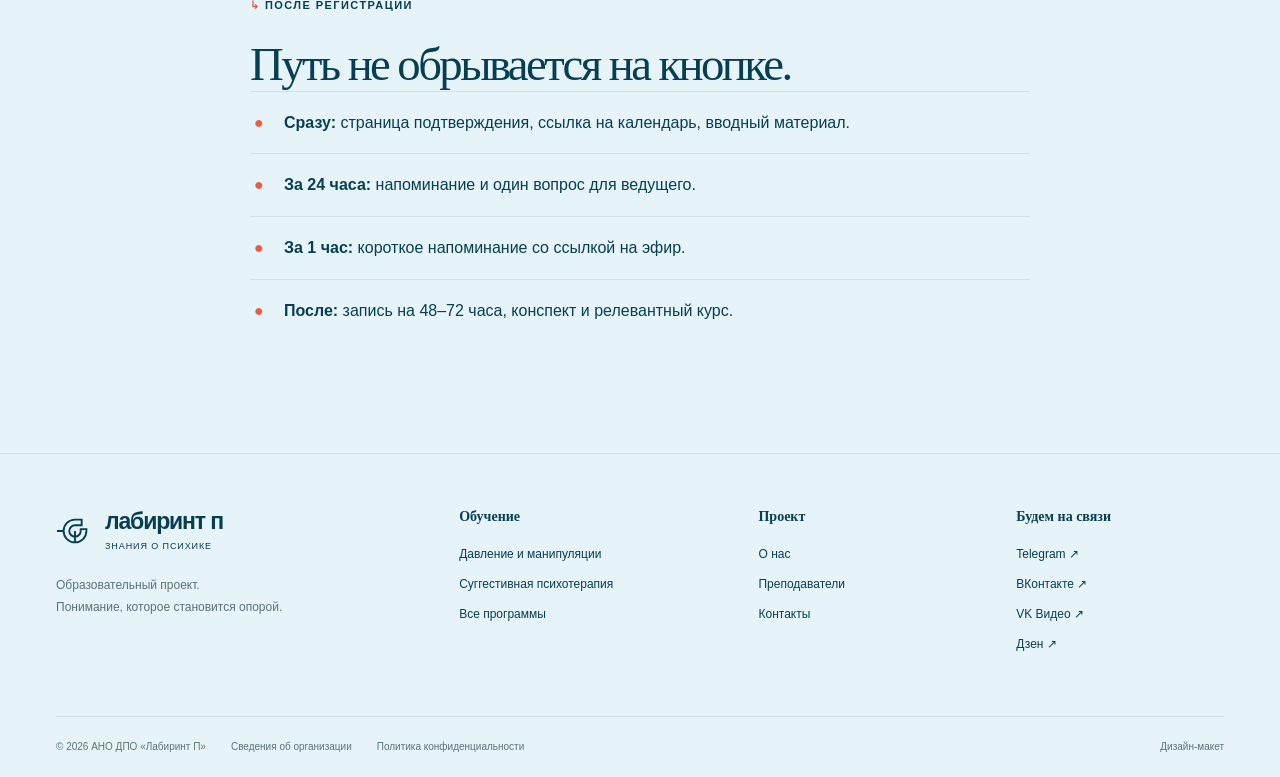
<file: v2/webinar.html>
<!doctype html>
<html lang="ru"><head><meta charset="utf-8"><meta name="color-scheme" content="only light"><meta name="viewport" content="width=device-width, initial-scale=1"><title>Бесплатный вебинар — Лабиринт П</title><link rel="icon" href="favicon.svg" type="image/svg+xml"><link rel="stylesheet" href="styles.css?v=20261006-video-motion">  <script src="vendor/gsap/gsap.min.js?v=20261006-video-motion" defer></script>
  <script src="vendor/gsap/ScrollTrigger.min.js?v=20261006-video-motion" defer></script>
  <script src="vendor/gsap/init.js?v=20261006-video-motion" defer></script>
<script src="app.js?v=20261006-video-motion" defer></script>
<link rel="stylesheet" href="redesign.css?v=20261006-video-motion"><script src="palette.js?v=20261006-video-motion"></script><script src="redesign.js?v=20261006-video-motion" defer></script></head>
<body class="legacy-page">  <div class="design-switch"><span>Два настроения одного проекта</span><div role="group" aria-label="Варианты дизайна"><button data-theme="warm" aria-pressed="true">01 · Тёплый</button><button data-theme="blue" aria-pressed="false">02 · Голубой</button></div></div>
  <header class="header"><nav class="wrap navigation" aria-label="Главная навигация">
    <a class="logo" href="index.html"><svg viewBox="0 0 40 40" aria-hidden="true"><path d="M32 20A12 12 0 1 1 20 8h7v6h-7a6 6 0 1 0 6 6v-2h6v2ZM20 20v13M7 20H1"/></svg><span>лабиринт п<span class="logo-sub">знания о психике</span></span></a>
    <button class="menu-button" aria-expanded="false" aria-controls="main-menu">Меню <span>☰</span></button>
    <div class="nav-links" id="main-menu"><a href="index.html#programs">Программы</a><a href="index.html#approach">Наш подход</a><a href="index.html#experts">Преподаватели</a><a href="about.html">О проекте</a></div>
    <button class="button button-small nav-apply" data-apply>Начать обучение <span>↗</span></button>
  </nav></header>
<main>
  <section class="section webinar-hero"><div class="container split"><div><p class="eyebrow">Открытый вебинар · бесплатно</p><h1>Психическая устойчивость: что с ней не так?</h1><p class="lede">Почему устойчивость — не отсутствие эмоций, где заканчивается обычный стресс и какие навыки действительно можно тренировать.</p><div class="facts"><div class="fact"><small>Когда</small><strong>26 сентября</strong></div><div class="fact"><small>Начало</small><strong>19:00 МСК</strong></div><div class="fact"><small>Длительность</small><strong>45 минут</strong></div></div></div><form class="registration-card" id="register" data-demo-form data-message="Вы зарегистрированы в демо-сценарии. Следующий шаг: страница спасибо + выбор Telegram/e-mail."><h3>Занять место</h3><p class="muted">Ссылка и напоминание придут на e-mail. После регистрации предложим материалы в Telegram — без обязательной подписки.</p><label for="name">Имя</label><input id="name" required autocomplete="name"><label for="email">E-mail</label><input id="email" type="email" required autocomplete="email"><label><input type="checkbox" required style="width:auto"> Согласен с обработкой данных</label><button class="btn" type="submit">Зарегистрироваться →</button><small>Никаких медицинских рекомендаций или диагностики в формате вебинара.</small></form></div></section>
  <section class="section section--white"><div class="container split"><div class="sticky"><p class="eyebrow">Для кого</p><h2>Если нагрузка растёт, а совет «отдохни» <span class="accent">уже не помогает.</span></h2></div><ul class="bullet-list"><li>Вы хотите понимать свои реакции на стресс, не ставя себе диагнозы.</li><li>Вам важно сохранить ясность мышления в сложных разговорах и решениях.</li><li>Вы работаете с людьми и хотите точнее различать усталость, напряжение и кризис.</li><li>Вы выбираете курс и хотите сначала познакомиться с преподавателем.</li></ul></div></section>
  <section class="section"><div class="container"><p class="eyebrow">Что разберём</p><div class="program"><article class="program-item"><div><h3>Что такое психическая устойчивость</h3><p class="muted">Рабочее определение без идеи «быть сильным всегда».</p></div></article><article class="program-item"><div><h3>Как стресс меняет мышление</h3><p class="muted">Внимание, оценка угрозы и качество решений.</p></div></article><article class="program-item"><div><h3>Что можно тренировать</h3><p class="muted">Навыки самонаблюдения и саморегуляции — и их ограничения.</p></div></article><article class="program-item"><div><h3>Когда нужна профессиональная помощь</h3><p class="muted">Красные флаги и граница образовательного контента.</p></div></article></div></div></section>
  <section class="section section--ink"><div class="container teacher-feature"><img src="assets/lykov.jpeg" alt="Валерий Иванович Лыков"><div><p class="eyebrow">Ведущий</p><h2>Валерий Иванович Лыков</h2><p class="lede muted">Кандидат медицинских наук, врач-психотерапевт, психиатр и нарколог. Автор методик повышения психической устойчивости и развития навыков саморегуляции.</p><a class="btn btn--light" href="teacher.html">Узнать о преподавателе →</a></div></div></section>
  <section class="section section--white"><div class="narrow"><p class="eyebrow">После регистрации</p><h2>Путь не обрывается на кнопке.</h2><ul class="bullet-list"><li><b>Сразу:</b> страница подтверждения, ссылка на календарь, вводный материал.</li><li><b>За 24 часа:</b> напоминание и один вопрос для ведущего.</li><li><b>За 1 час:</b> короткое напоминание со ссылкой на эфир.</li><li><b>После:</b> запись на 48–72 часа, конспект и релевантный курс.</li></ul></div></section>
</main>  <footer class="footer"><div class="wrap footer-main"><div><a class="logo" href="index.html"><svg viewBox="0 0 40 40" aria-hidden="true"><path d="M32 20A12 12 0 1 1 20 8h7v6h-7a6 6 0 1 0 6 6v-2h6v2ZM20 20v13M7 20H1"/></svg><span>лабиринт п<span class="logo-sub">знания о психике</span></span></a><p>Образовательный проект.<br>Понимание, которое становится опорой.</p></div><div><h3>Обучение</h3><a href="course.html" data-course-link>Давление и манипуляции</a><a href="suggestive.html">Суггестивная психотерапия</a><a href="learning.html">Все программы</a></div><div><h3>Проект</h3><a href="about.html">О нас</a><a href="index.html#experts">Преподаватели</a><a href="about.html#contacts">Контакты</a></div><div><h3>Будем на связи</h3><a href="https://t.me/anolabyrinthp" target="_blank" rel="noopener">Telegram ↗</a><a href="https://vk.ru/labirinthp" target="_blank" rel="noopener">ВКонтакте ↗</a><a href="https://vkvideo.ru/@labirinthp" target="_blank" rel="noopener">VK Видео ↗</a><a href="https://dzen.ru/labyrinthp" target="_blank" rel="noopener">Дзен ↗</a></div></div><div class="wrap footer-bottom"><span>© 2026 АНО ДПО «Лабиринт П»</span><a href="education-info.html">Сведения об организации</a><a href="privacy.html">Политика конфиденциальности</a><span>Дизайн-макет</span></div></footer><div class="toast" role="status" aria-live="polite"></div>  <dialog class="apply-dialog" aria-labelledby="apply-title"><button class="dialog-close" data-close aria-label="Закрыть">×</button><p class="eyebrow">Начнём со знакомства</p><h2 id="apply-title">Заявка на обучение</h2><p>Как к вам обращаться и где вам удобно получить ответ?</p><form><label>Ваше имя<input name="name" autocomplete="given-name" placeholder="Анна" required></label><label>Телефон или Telegram<input name="contact" placeholder="+7 или @username" required></label><button class="button" type="submit">Посмотреть следующий шаг ↗</button><small>Макет формы. Данные никуда не отправляются.</small></form><p class="form-result" role="status" hidden>Так будет выглядеть подтверждение заявки. В рабочей версии здесь появится информация о том, когда и как с вами свяжутся.</p></dialog></body></html>
</file>
<file: v2/landing.css>
/* Source: redesign.css */
:root{color-scheme:only light;--paper:#fbf9f4;--ink:#204640;--muted:#647570;--surface:#eef1e9;--accent:#e8ad72;--accent-ink:#2e443b;--line:#d9dfd3;--blue:#d9e7e4;--dark:#244941;--on-dark:#f9faf4;--highlight:#edbc88;--white:#fff;--radius:26px;--body-font:Arial,Helvetica,sans-serif}
html[data-palette=blue]{--paper:#fffdf8;--ink:#073f52;--muted:#5b737c;--surface:#e6f3f8;--accent:#ebbe34;--accent-ink:#073f52;--line:#d1e3e8;--blue:#c1e2ed;--dark:#073f52;--on-dark:#fff;--highlight:#f3d885}
*{box-sizing:border-box}html{scroll-behavior:smooth;scroll-padding-top:100px}body{margin:0;background:var(--paper);color:var(--ink);font-family:var(--body-font);font-size:16px;line-height:1.6;-webkit-font-smoothing:antialiased}button,input{font:inherit}button,a{-webkit-tap-highlight-color:transparent}button{cursor:pointer}a{color:inherit;text-decoration:none}img{display:block;width:100%;object-fit:cover}h1,h2,h3,p{margin:0}h1,h2,h3{font-weight:500;line-height:1.12;letter-spacing:-.055em}h1{font-size:clamp(52px,5.5vw,84px)}h2{font-size:clamp(36px,3.65vw,56px)}h3{font-size:28px;letter-spacing:-.035em}p{text-wrap:pretty}button:focus-visible,a:focus-visible,summary:focus-visible,input:focus-visible{outline:3px solid var(--ink);outline-offset:5px}.wrap{max-width:1280px;width:calc(100% - 112px);margin-inline:auto}.section{padding:112px 0}.eyebrow{text-transform:uppercase;letter-spacing:.13em;font-size:11px;font-weight:700;line-height:1.6;margin-bottom:24px}.soft-emphasis{font-family:Georgia,'Times New Roman',serif;font-style:italic;font-weight:400;letter-spacing:-.06em}.body-text{font-size:17px;line-height:1.7;color:var(--muted);max-width:460px}.large-text{font-size:27px;line-height:1.5;letter-spacing:-.025em}.button{display:inline-flex;align-items:center;justify-content:space-between;gap:30px;min-height:58px;padding:17px 27px;background:var(--accent);color:var(--accent-ink);border:1px solid transparent;border-radius:100px;font-size:14px;font-weight:600;line-height:1.4;transition:transform .2s,background .2s}.button:hover{transform:translateY(-2px);filter:brightness(.97)}.button>span{font-size:23px;line-height:1}.button-small{min-height:48px;padding:13px 22px;font-size:13px}.button-outline{background:transparent;border-color:var(--ink);color:var(--ink)}.text-link{display:inline-flex;align-items:center;gap:20px;background:none;border:0;border-bottom:1px solid currentColor;border-radius:0;padding:8px 0;font-size:14px;line-height:1.5;text-align:left;transition:opacity .2s}.text-link:hover{opacity:.65}.actions{display:flex;flex-wrap:wrap;align-items:center;gap:25px}.pill{display:inline-block;font-size:11px;padding:6px 12px;border:1px solid var(--line);border-radius:50px;letter-spacing:.01em}.pill-row{display:flex;gap:7px}.sample-note{font-size:11px;color:var(--muted);line-height:1.5}.design-switch{padding:9px 56px;display:flex;align-items:center;justify-content:space-between;background:var(--surface);border-bottom:1px solid var(--line);font-size:11px;color:var(--muted);gap:12px}.design-switch>div{display:flex;gap:5px}.design-switch button{border:1px solid transparent;background:transparent;border-radius:30px;padding:5px 12px;color:var(--ink);font-size:11px}.design-switch button[aria-pressed=true]{background:var(--paper);border-color:var(--line)}.header{position:sticky;top:0;z-index:50;background:var(--paper);border-bottom:1px solid var(--line)}.navigation{height:96px;display:flex;align-items:center;justify-content:space-between;gap:25px}.logo{display:flex;align-items:center;gap:11px;flex-shrink:0;font-size:23px;font-weight:600;line-height:1.1;letter-spacing:-.05em}.logo svg{width:38px;height:38px;fill:none;stroke:currentColor;stroke-width:2}.logo-sub{display:block;letter-spacing:.1em;font-weight:400;font-size:9px;text-transform:uppercase;margin-top:8px}.nav-links{display:flex;gap:26px;font-size:13px}.nav-links a:hover{border-bottom:1px solid}.menu-button{display:none}.hero{min-height:710px;display:grid;grid-template-columns:1.05fr 1fr;align-items:center;gap:12px;position:relative;padding-top:50px;padding-bottom:70px}.hero-copy{z-index:1}.hero .eyebrow{display:flex;gap:10px;align-items:center}.live-dot{width:7px;height:7px;background:var(--ink);border-radius:50%;display:inline-block}.hero-description{font-size:18px;line-height:1.65;color:var(--muted);max-width:470px;margin:28px 0 32px}.hero h1{position:relative;margin-right:-75px}.hero-facts{display:flex;flex-wrap:wrap;gap:16px;margin-top:36px;font-size:11px;color:var(--muted)}.hero-facts span:before{content:'+';padding-right:9px;color:var(--ink)}.hero-art{position:relative;height:530px;min-width:0;background:radial-gradient(ellipse at center,var(--blue),transparent 69%)}.hero-object{position:absolute;inset:9% 4%;z-index:2}.hero-object canvas{width:100%;height:100%;opacity:0;transition:opacity 1s}.hero-object.is-ready canvas{opacity:1}.hero-object.is-ready .object-fallback{display:none}.art-orbit{position:absolute;border:1px solid var(--ink);opacity:.17;border-radius:50%;left:12%;top:5%;width:79%;height:80%;transform:rotate(-24deg)}.orbit-two{transform:rotate(33deg);left:18%;top:15%;width:64%;height:63%}.orbit-label{position:absolute;font-size:12px;padding:8px 15px;background:var(--paper);border:1px solid var(--line);border-radius:50px;z-index:3;display:flex;align-items:center;gap:8px}.orbit-label i{width:6px;height:6px;background:var(--accent);border-radius:50%}.label-one{left:11%;top:13%}.label-two{right:-1%;top:52%}.label-three{left:15%;bottom:17%}.art-caption{position:absolute;bottom:6px;right:12%;font-family:Georgia,serif;font-style:italic;font-size:15px;color:var(--muted);line-height:1.4}.art-index{position:absolute;left:6%;bottom:9px;writing-mode:vertical-rl;transform:rotate(180deg);font-size:9px;letter-spacing:.17em;color:var(--muted)}.object-fallback{position:absolute;inset:18%;border-radius:50%;background:radial-gradient(ellipse at 35% 30%,var(--accent),var(--blue) 50%,transparent 70%)}.object-fallback i{position:absolute;inset:0;border-radius:50%;border:1px solid var(--ink);opacity:.25;transform:rotate(-30deg) scaleX(.5)}.object-fallback i:nth-child(2){transform:rotate(30deg) scaleX(.6)}.object-fallback i:nth-child(3){transform:rotate(90deg) scaleX(.7)}.next-group{display:grid;grid-template-columns:1.25fr 1fr auto;align-items:center;gap:25px;padding:32px;background:var(--surface);border:1px solid var(--line);border-radius:20px}.next-group .eyebrow{margin-bottom:10px;font-size:10px}.next-group h2{font-size:22px;line-height:1.3;letter-spacing:-.03em}.next-meta{display:flex;flex-direction:column;gap:6px;font-size:11px}.date{font-size:24px;color:var(--ink);line-height:1.2;letter-spacing:-.04em}.next-group .button{padding:12px 22px;min-height:50px;white-space:nowrap}.introduction{display:grid;grid-template-columns:1fr 1fr;gap:100px}.introduction .body-text{margin-top:22px}.audience-tags{margin-top:28px;display:flex;gap:10px;flex-wrap:wrap}.audience-tags span{border-top:1px solid var(--line);padding:12px 0;margin-right:20px;font-size:12px}.pressure-section{background:var(--dark);color:var(--on-dark);overflow:hidden}.pressure-inner{padding-top:42px;padding-bottom:38px}.story-top{display:flex;justify-content:space-between;gap:25px}.story-top .eyebrow{font-size:10px;opacity:.7}.scroll-hint{font-size:10px;opacity:.7}.story-layout{display:grid;grid-template-columns:1fr 1fr;align-items:center;gap:32px;min-height:560px}.story-copy{position:relative}.story-step{padding:32px 0}.story-step h2{font-size:clamp(36px,3.8vw,57px);line-height:1.13}.story-step h2 em{font-family:Georgia,serif;font-weight:400;color:var(--highlight)}.story-step p{font-size:16px;color:var(--on-dark);opacity:.75;line-height:1.7;max-width:405px;margin-top:25px}.step-label{font-size:10px;letter-spacing:.12em;display:block;opacity:.5;margin-bottom:25px}.light-link{display:inline-block;font-size:14px;border-bottom:1px solid;margin-top:24px}.pressure-visual{position:relative;aspect-ratio:1;max-width:560px;width:100%;align-self:start;margin-top:20px}.pressure-ring{position:absolute;border:1px solid var(--on-dark);border-radius:50%;opacity:.16;left:50%;top:50%;transform:translate(-50%,-50%);width:90%;height:90%}.ring-b{width:68%;height:68%;opacity:.3}.ring-c{width:44%;height:44%;opacity:.4}.person-core{position:absolute;left:50%;top:50%;transform:translate(-50%,-50%);width:145px;height:145px;border-radius:50%;background:var(--highlight);color:var(--dark);display:flex;align-items:center;justify-content:center;flex-direction:column;z-index:2}.person-core>span{font-family:Georgia,serif;font-size:64px;line-height:1.2}.person-core small{font-size:10px}.influence{position:absolute;z-index:3;border:1px solid #ffffff40;border-radius:30px;padding:10px 20px;font-size:12px;background:var(--dark);white-space:nowrap}.influence-a{left:0;top:20%}.influence-b{right:0;top:25%}.influence-c{right:0;bottom:20%}.influence-d{left:4%;bottom:18%}.choice-caption{position:absolute;bottom:3%;left:0;width:100%;text-align:center;font-size:14px;font-family:Georgia,serif;font-style:italic;color:var(--highlight)}.connecting-lines{position:absolute;inset:0;fill:none;stroke:var(--on-dark);stroke-width:1;opacity:.2;z-index:0}.story-markers{display:grid;grid-template-columns:repeat(4,1fr);gap:15px;font-size:10px;opacity:.75}.story-progress{height:1px;background:#ffffff25;margin-top:20px}.story-progress i{display:block;background:var(--highlight);height:100%;transform-origin:left}.is-animated .story-copy{height:480px}.is-animated .story-step{position:absolute;inset:0;padding-top:20px}.is-animated .pressure-visual{align-self:center;margin-top:0}.section-heading{display:flex;align-items:flex-end;justify-content:space-between;gap:60px;margin-bottom:55px}.section-heading>.body-text{max-width:330px;font-size:15px}.section-heading .text-link{flex-shrink:0}.outcome-grid{display:grid;grid-template-columns:repeat(3,1fr);gap:40px}.outcome-grid article{border-top:1px solid var(--line);padding-top:24px}.big-number{font-family:Georgia,serif;font-style:italic;font-size:55px;font-weight:400;color:var(--muted);opacity:.55;line-height:1}.outcome-grid h3{margin:33px 0 18px;font-size:25px}.outcome-grid p{color:var(--muted);font-size:15px;line-height:1.75}.practice-band{background:var(--accent);color:var(--accent-ink);padding:55px 0}.practice-layout{display:grid;grid-template-columns:.7fr 1.5fr auto;align-items:center;gap:55px}.practice-stat{display:flex;flex-direction:column;font-size:13px;line-height:1}.practice-stat strong{font-size:88px;letter-spacing:-.065em;font-weight:400;line-height:1.15}.practice-stat strong span{font-size:50px}.practice-layout .eyebrow{margin-bottom:12px;opacity:.7}.practice-layout h2{font-size:34px}.practice-layout p:not(.eyebrow){max-width:490px;margin-top:20px;font-size:13px;line-height:1.7;opacity:.8}.practice-layout .button{background:var(--dark);color:var(--on-dark);white-space:nowrap}.module{display:grid;grid-template-columns:220px 1fr 45px;gap:45px;border-top:1px solid var(--line);padding:35px 0}.module:last-child{border-bottom:1px solid var(--line)}.module-aside{display:flex;align-items:flex-start;gap:30px;font-size:12px;line-height:1.7;color:var(--muted)}.module-number{font-family:Georgia,serif;font-size:45px;line-height:1;color:var(--ink);letter-spacing:-.05em}.module h3{font-size:29px;margin-bottom:20px}.module p{font-size:14px;line-height:1.8;color:var(--muted);max-width:600px}.module-result{font-size:11px;display:inline-block;padding:10px 16px;background:var(--surface);border-radius:30px;margin-top:20px}.module-symbol{font-size:35px;line-height:1}.surface{background:var(--surface)}.format-grid{display:grid;grid-template-columns:repeat(3,1fr);gap:18px}.format-card{background:var(--paper);border:1px solid var(--line);border-radius:var(--radius);padding:30px;display:flex;flex-direction:column;align-items:flex-start}.format-icon{font-size:55px;line-height:1;margin-bottom:40px}.format-card h3{font-size:35px;margin-top:22px}.format-card p{color:var(--muted);font-size:14px;line-height:1.8;margin:20px 0 30px}.format-card .text-link{margin-top:auto}.format-team{background:var(--blue)}.expert-grid{display:grid;grid-template-columns:1fr 1fr;gap:28px}.expert-card{display:grid;grid-template-columns:.85fr 1fr;background:var(--surface);border-radius:var(--radius);overflow:hidden;min-height:340px}.expert-photo{position:relative;overflow:hidden}.expert-photo img{height:100%;object-position:50% 15%;filter:grayscale(.9)}.expert-photo>span{position:absolute;bottom:16px;left:12px;right:12px;text-align:center;border-radius:30px;padding:6px 9px;background:var(--paper);font-size:10px}.expert-info{padding:34px 27px;display:flex;flex-direction:column;align-items:flex-start}.expert-info h3{font-size:29px}.expert-info p{font-size:13px;color:var(--muted);line-height:1.75;margin:20px 0}.expert-info .text-link{margin-top:auto;font-size:11px}.program-grid{display:grid;grid-template-columns:1fr 1fr;gap:26px}.program-card{background:var(--paper);border:1px solid var(--line);border-radius:var(--radius);padding:34px;position:relative;display:flex;flex-direction:column;overflow:hidden}.program-card.featured{background:var(--dark);color:var(--on-dark)}.featured .pill{border-color:#ffffff40}.program-art{font-size:150px;font-family:Georgia,serif;line-height:1;padding:20px 0;align-self:flex-end;color:var(--accent);opacity:.8}.program-card:not(.featured) .program-art{color:var(--ink)}.program-card h3{font-size:33px;max-width:470px}.program-card p{font-size:14px;line-height:1.8;opacity:.7;max-width:440px;margin-top:22px}.program-bottom{display:flex;align-items:center;justify-content:space-between;gap:20px;border-top:1px solid #879d9350;padding-top:26px;margin-top:35px;font-size:12px}.program-card:not(.featured) .program-bottom{margin-top:auto; padding-top:26px}.certificate-section{display:grid;grid-template-columns:1fr 1fr;align-items:center;gap:75px}.certificate-section .body-text{margin:28px 0}.certificate-scene{position:relative;padding:25px 5px 40px}.certificate{background:#fff;color:#204640;aspect-ratio:1.4;padding:30px;border:1px solid #d9dfd3;outline:8px solid #fff;box-shadow:0 20px 50px #20464014;transform:rotate(-5deg);font-size:11px;text-align:center;display:flex;flex-direction:column;align-items:center;justify-content:space-between}.certificate-top,.certificate-bottom{display:flex;justify-content:space-between;width:100%;font-size:9px;letter-spacing:.08em}.certificate-top span:last-child{color:#8c9894}.certificate-line{width:100%;height:1px;background:#d9dfd3;margin-top:12px}.certificate-title{font-family:Georgia,serif;font-size:43px;font-style:italic;margin-top:10px;line-height:1.2}.certificate-name{font-size:21px;border-bottom:1px solid #d9dfd3;padding:15px 25px 8px;line-height:1.2}.certificate-bottom{margin-top:20px;font-size:8px}.certificate-note{font-size:10px;color:var(--muted);position:absolute;bottom:0;right:0}.expert-opinion{background:var(--dark);color:var(--on-dark);padding:80px 0}.opinion-layout{display:grid;grid-template-columns:300px 1fr;align-items:center;gap:90px}.opinion-photo{border-radius:180px 180px 24px 24px;overflow:hidden;height:370px}.opinion-photo img{height:100%;object-position:center 25%}.opinion-layout .eyebrow{opacity:.6;margin-bottom:0}.quote-mark{font-family:Georgia,serif;color:var(--highlight);font-size:90px;line-height:1;display:block;height:75px;margin-top:25px}.opinion-layout blockquote{font-family:Georgia,serif;font-size:30px;line-height:1.45;font-style:italic;margin:0;max-width:740px}.opinion-person{display:flex;flex-direction:column;margin-top:28px;gap:4px;font-size:13px}.opinion-person span{opacity:.6;font-size:11px}.opinion-layout .sample-note{color:var(--on-dark);opacity:.45;margin-top:20px}.pricing{display:grid;grid-template-columns:1fr 1fr;gap:100px;align-items:center}.pricing .body-text{margin-top:25px}.price-benefits{display:flex;flex-direction:column;gap:14px;font-size:13px;margin-top:35px}.price-card{border-radius:var(--radius);padding:35px;background:var(--surface);border:1px solid var(--line)}.price-top{display:flex;justify-content:space-between;align-items:center;font-size:11px}.price-card h3{font-size:34px;margin-top:30px}.price-card>p:not(.sample-note){font-size:14px;line-height:1.6;margin-top:15px;color:var(--muted)}.price-value{font-size:59px;letter-spacing:-.06em;line-height:1;margin:32px 0 12px}.price-value span{font-size:35px}.price-card>.button{width:100%;margin-top:24px}.price-foot{border-top:1px solid var(--line);margin-top:25px;padding-top:20px;display:flex;justify-content:space-between;font-size:11px;gap:10px}.faq-layout{display:grid;grid-template-columns:1fr 1.2fr;gap:100px}.faq-layout .body-text{margin:28px 0 22px}.faq-items details{border-bottom:1px solid var(--line)}.faq-items details:first-child{border-top:1px solid var(--line)}summary{padding:24px 0;cursor:pointer;display:flex;justify-content:space-between;align-items:center;gap:20px;font-size:16px;list-style:none;line-height:1.5}summary::-webkit-details-marker{display:none}summary>span{font-size:25px;font-weight:300;flex-shrink:0}details[open] summary>span{transform:rotate(45deg)}.faq-items p{padding:0 35px 26px 0;font-size:14px;line-height:1.8;color:var(--muted)}.closing{position:relative;padding-top:105px;padding-bottom:105px;overflow:hidden;text-align:center}.closing .eyebrow{margin-bottom:20px}.closing h2{font-size:60px;position:relative}.closing p:not(.eyebrow){font-size:15px;color:var(--muted);margin-top:26px;position:relative}.closing .actions{justify-content:center;margin-top:30px;position:relative}.closing-orbit{position:absolute;right:0;top:50%;transform:translateY(-50%);font-size:440px;font-family:Georgia,serif;line-height:1;color:var(--blue);opacity:.45;z-index:0}.footer{background:var(--surface);border-top:1px solid var(--line);padding-top:55px}.footer-main{display:grid;grid-template-columns:1.7fr 1.2fr 1fr 1fr;gap:50px;padding-bottom:50px}.footer-main h3{font-size:14px;font-weight:600;letter-spacing:0;margin-bottom:20px}.footer-main a:not(.logo){display:block;font-size:12px;margin-bottom:11px}.footer-main p{font-size:12px;color:var(--muted);line-height:1.8;margin-top:23px}.footer-bottom{display:flex;align-items:center;gap:25px;border-top:1px solid var(--line);padding:22px 0;font-size:10px;color:var(--muted);flex-wrap:wrap}.footer-bottom>span:last-child{margin-left:auto}.apply-dialog{width:min(540px,calc(100% - 32px));padding:48px;background:var(--paper);color:var(--ink);border:1px solid var(--line);border-radius:26px}.apply-dialog::backdrop{background:#073f5266;backdrop-filter:blur(5px)}.dialog-close{position:absolute;right:15px;top:12px;font-size:28px;background:none;border:0;color:var(--ink)}.apply-dialog h2{font-size:36px}.apply-dialog>p:not(.eyebrow){font-size:14px;color:var(--muted);margin-top:20px}.apply-dialog form{display:flex;flex-direction:column;gap:18px;margin-top:26px}.apply-dialog label{display:flex;flex-direction:column;font-size:12px;gap:7px}.apply-dialog input{border:1px solid var(--line);border-radius:12px;padding:12px 16px;background:white;color:var(--ink);width:100%}.apply-dialog small{font-size:10px;color:var(--muted)}[hidden]{display:none!important}
@media(min-width:1600px){.hero{min-height:780px}.hero-art{height:590px}}
@media(max-width:1100px){.wrap{width:calc(100% - 64px)}.design-switch{padding-inline:32px}.nav-links{gap:18px;font-size:11px}.navigation{gap:18px}.nav-apply{font-size:11px;padding-inline:16px}.hero{min-height:650px}.hero-art{height:450px}.hero h1{font-size:64px}.hero .actions{gap:18px}.hero .text-link{font-size:12px}.next-group{grid-template-columns:1.2fr 1fr}.next-group>.button{grid-column:2}.next-meta{align-self:start}.introduction{gap:50px}.section{padding-block:85px}.practice-layout{gap:30px;grid-template-columns:.7fr 1.5fr}.practice-layout>.button{grid-column:2;justify-self:start}.module{grid-template-columns:180px 1fr 30px;gap:30px}.module-aside{gap:20px}.expert-card{grid-template-columns:1fr}.expert-photo{height:290px}.expert-info{min-height:240px}.certificate-section{gap:40px}.opinion-layout{gap:50px;grid-template-columns:260px 1fr}.pricing,.faq-layout{gap:55px}.format-card{padding:23px}.footer-main{gap:25px}.story-layout{gap:20px}.story-step h2{font-size:45px}.person-core{width:120px;height:120px}.influence{padding:8px 12px;font-size:10px}}
@media(max-width:760px){html{scroll-padding-top:85px}.wrap{width:calc(100% - 40px)}.design-switch{padding:8px 20px;justify-content:center}.design-switch>span{display:none}.design-switch button{font-size:10px;padding:5px 13px}.navigation{height:75px;gap:12px}.logo{font-size:21px}.logo svg{width:31px;height:31px}.logo-sub{font-size:8px}.nav-apply{display:none}.menu-button{display:flex;align-items:center;gap:12px;border:0;background:none;padding:10px 0;color:var(--ink);font-size:12px}.nav-links{display:none;position:absolute;left:0;right:0;top:75px;flex-direction:column;gap:0;background:var(--paper);padding:15px 20px;border-bottom:1px solid var(--line);font-size:16px}.nav-links.is-open{display:flex}.nav-links a{padding:14px 0}.hero{display:flex;flex-direction:column;align-items:stretch;gap:0;padding:36px 0 38px;min-height:0}.hero .eyebrow{font-size:9px;letter-spacing:.09em;margin-bottom:24px}.hero h1{font-size:clamp(46px,8.8vw,65px);margin-right:0;line-height:1.05}.hero-description{font-size:15px;margin:23px 0 25px;max-width:480px}.hero .actions{gap:16px}.hero .button{font-size:13px;min-height:54px;padding:15px 23px}.hero-facts{font-size:9px;gap:10px;margin-top:23px}.hero-art{height:330px;max-width:420px;width:100%;margin:20px auto 0}.art-caption{font-size:13px;bottom:0;right:6%}.orbit-label{font-size:10px;padding:7px 12px}.label-two{right:0}.hero-object{inset:7% 5%}.art-index{font-size:8px}.next-group{padding:25px;grid-template-columns:1fr;gap:24px}.next-group h2{font-size:23px}.next-group h2 br{display:none}.next-group>.button{grid-column:auto;justify-self:start}.date{font-size:28px}.section{padding-block:68px}.introduction{grid-template-columns:1fr;gap:28px}.introduction h2 br{display:none}.large-text{font-size:23px}.body-text{font-size:15px}.introduction .body-text{margin-top:20px}.audience-tags{gap:7px}.audience-tags span{font-size:10px;margin-right:10px}.pressure-inner{padding:30px 0}.story-top .eyebrow{font-size:9px;max-width:230px}.scroll-hint{display:none}.story-layout{grid-template-columns:1fr;min-height:0;gap:0}.story-copy{order:2}.pressure-visual{order:1;height:310px;width:310px;max-width:100%;margin:0 auto}.story-step h2{font-size:38px;line-height:1.1}.story-step p{font-size:14px;margin-top:18px}.story-step{border-top:1px solid #ffffff25;padding:32px 0}.step-label{margin-bottom:20px;font-size:9px}.is-animated .story-copy{height:350px}.is-animated .story-step{border:0;padding-top:22px}.is-animated .pressure-visual{margin:0 auto}.story-markers{gap:8px;font-size:8px;line-height:1.4;letter-spacing:0}.story-progress{margin-top:13px}.story-bottom{margin-top:22px}.person-core{width:100px;height:100px}.person-core>span{font-size:46px}.person-core small{font-size:8px}.influence{font-size:9px;padding:7px 11px}.choice-caption{font-size:12px}.section-heading{flex-direction:column;align-items:flex-start;gap:25px;margin-bottom:36px}.section-heading h2{font-size:36px}.section-heading>.body-text{font-size:14px;max-width:100%}.outcome-grid{grid-template-columns:1fr;gap:26px}.outcome-grid article{position:relative;padding:22px 0 0 68px;min-height:130px}.big-number{position:absolute;left:0;top:24px;font-size:42px}.outcome-grid h3{margin:0 0 13px;font-size:25px}.outcome-grid p{font-size:14px}.practice-band{padding:44px 0}.practice-layout{grid-template-columns:1fr;gap:28px}.practice-stat{display:flex;flex-direction:row;align-items:center;gap:20px}.practice-stat strong{font-size:78px;line-height:1}.practice-stat strong span{font-size:40px}.practice-stat>span{max-width:100px;line-height:1.5}.practice-layout h2{font-size:33px}.practice-layout .eyebrow{font-size:9px}.practice-layout>.button{grid-column:1;white-space:normal}.module{grid-template-columns:1fr;gap:25px;padding:28px 0;position:relative}.module-aside{gap:24px;align-items:center}.module-number{font-size:40px}.module-aside>span:last-child{display:flex;gap:12px;font-size:11px}.module-aside br{display:none}.module h3{font-size:27px}.module h3 br{display:none}.module p{font-size:14px}.module-result{font-size:10px;line-height:1.5;border-radius:12px}.module-symbol{position:absolute;top:32px;right:0;font-size:27px}.format-grid{grid-template-columns:1fr;gap:15px}.format-card{padding:28px}.format-icon{margin-bottom:28px}.format-card h3{font-size:34px}.expert-grid{grid-template-columns:1fr;gap:20px}.expert-card{grid-template-columns:.85fr 1fr;min-height:310px}.expert-photo{height:100%;min-height:310px}.expert-photo>span{font-size:8px;left:8px;right:8px;bottom:12px}.expert-info{min-height:0;padding:25px 18px}.expert-info h3{font-size:25px}.expert-info p{font-size:11px;line-height:1.8;margin-block:15px}.expert-info .text-link{font-size:10px}.program-grid{grid-template-columns:1fr}.program-card{padding:26px}.program-card h3{font-size:31px}.program-art{font-size:110px;padding:15px 0}.program-card p{font-size:13px}.program-bottom{margin-top:25px;font-size:10px;gap:10px}.program-card:not(.featured) .program-bottom{margin-top:25px}.program-bottom .button{font-size:11px;padding:12px 16px}.certificate-section{grid-template-columns:1fr;gap:40px}.certificate-section h2{font-size:37px}.certificate{padding:22px;font-size:8px;min-height:270px}.certificate-title{font-size:34px}.certificate-name{font-size:18px}.certificate-top,.certificate-bottom{font-size:7px}.certificate-scene{padding-inline:12px}.certificate-note{font-size:8px}.expert-opinion{padding:60px 0}.opinion-layout{grid-template-columns:1fr;gap:32px}.opinion-photo{width:170px;height:210px;border-radius:100px 100px 16px 16px}.opinion-layout blockquote{font-size:26px}.opinion-layout .eyebrow{font-size:9px}.quote-mark{height:60px;font-size:75px;margin-top:15px}.pricing{grid-template-columns:1fr;gap:35px}.pricing h2{font-size:37px}.price-benefits{font-size:12px;line-height:1.5}.price-card{padding:26px}.price-card h3{font-size:31px}.price-card>.sample-note{font-size:10px}.price-top{font-size:9px}.faq-layout{grid-template-columns:1fr;gap:35px}.faq-layout h2{font-size:37px}.faq-layout .body-text{font-size:14px}summary{font-size:14px;padding-block:20px}.faq-items p{font-size:13px;padding-right:0}.closing{padding-block:75px}.closing h2{font-size:39px}.closing p:not(.eyebrow){font-size:14px}.closing .actions{gap:20px}.closing-orbit{font-size:330px;right:-160px}.footer-main{grid-template-columns:1fr 1fr;gap:35px 20px}.footer-main>div:first-child{grid-column:1/-1}.footer-main>div:last-child{grid-column:1/-1;display:flex;gap:15px;flex-wrap:wrap;align-items:center}.footer-main>div:last-child h3{width:100%;margin-bottom:0}.footer-main a:not(.logo){font-size:11px}.footer-bottom{gap:13px;font-size:9px;line-height:1.5}.footer-bottom>span:first-child{width:100%}.footer-bottom>span:last-child{margin-left:0}.apply-dialog{padding:38px 25px}.apply-dialog h2{font-size:30px}}
@media(prefers-reduced-motion:reduce){html{scroll-behavior:auto}*,*:before,*:after{animation:none!important;transition:none!important}}
.course-hero{min-height:660px}.course-poster{margin:35px 0 35px 50px;align-self:stretch;min-height:470px;background:var(--surface);border:1px solid var(--line);border-radius:160px 160px 28px 28px;padding:55px 35px 32px;display:flex;flex-direction:column;align-items:center;text-align:center}.course-poster .eyebrow{font-size:9px;max-width:230px}.poster-rings{position:relative;width:230px;height:230px;display:flex;align-items:center;justify-content:center;flex-shrink:0}.poster-rings i{position:absolute;border:1px solid var(--ink);opacity:.22;border-radius:50%;inset:0}.poster-rings i:nth-child(2){inset:25px}.poster-rings i:nth-child(3){inset:50px}.poster-rings span{font-family:Georgia,serif;font-size:64px;background:var(--accent);border-radius:50%;width:105px;height:105px;display:flex;align-items:center;justify-content:center}.poster-steps{display:grid;grid-template-columns:1fr 1fr;gap:9px 24px;font-size:10px;text-align:left;margin:25px 0}.poster-caption{font-family:Georgia,serif;font-style:italic;font-size:15px;margin-top:auto;line-height:1.5}.course-teacher{display:grid;grid-template-columns:.75fr 1.2fr;gap:85px;align-items:center}.course-teacher-photo{border-radius:180px 180px 20px 20px;height:460px;overflow:hidden;max-width:350px}.course-teacher-photo img{height:100%;filter:grayscale(.85)}.course-teacher .large-text{margin-top:25px;font-size:24px}.course-teacher .body-text{margin-top:25px;margin-bottom:25px}.legacy-page .site-header,.legacy-page .site-footer{display:none}.legacy-page main .btn{background:var(--accent);color:var(--accent-ink);border-radius:50px}.legacy-page .inner-hero{padding-top:70px;padding-bottom:70px;min-height:0;background:var(--paper);color:var(--ink)}.legacy-page .inner-hero h1{font-size:clamp(42px,5vw,70px)}.legacy-page .inner-hero .lede{color:var(--muted)}.legacy-page .section--ink{background:var(--dark);color:var(--on-dark)}.legacy-page .accent{color:inherit;font-family:Georgia,serif;font-style:italic}.legacy-page .section--white{background:var(--surface)}.legacy-page .reveal{opacity:1;transform:none}.legacy-page .content-card,.legacy-page .path-card,.legacy-page .course-card{background:var(--paper);color:var(--ink);border-color:var(--line)}.legacy-page .muted{color:var(--muted)}.legacy-page .section--ink .muted{color:var(--on-dark);opacity:.7}.legacy-page .ambient-triangles{display:none}.legacy-page main .container{max-width:1280px;width:calc(100% - 112px)}.legacy-page .toast{display:none}
@media(max-width:760px){.course-hero{min-height:0}.course-poster{margin:35px 0 0;min-height:440px;padding:45px 25px 30px;border-radius:140px 140px 20px 20px}.course-teacher{grid-template-columns:1fr;gap:30px}.course-teacher-photo{height:350px;width:260px}.course-teacher h2{font-size:40px}.course-teacher .large-text{font-size:22px}.legacy-page main .container{width:calc(100% - 40px)}}
.certificate-section>*{min-width:0}
@media(max-width:760px){.certificate{aspect-ratio:auto;width:100%;min-height:270px}.certificate-top,.certificate-bottom{gap:15px}.certificate-name{padding-inline:12px}}
/* Scroll-led hero and an oversized typographic sweep. */
.hero-scroll{overflow-x:clip;height:calc(100svh - 96px);min-height:610px;max-height:880px;padding-block:32px}.hero-scroll .hero-art{height:min(640px,72svh)}.hero-scroll .hero-object{inset:4% 0}.hero-scroll-cue{position:absolute;bottom:-26px;right:12%;font-size:10px;letter-spacing:.04em;color:var(--ink)}

@media(max-width:1100px){.hero-scroll{min-height:590px}.hero-scroll .hero-art{height:560px}}
@media(max-width:760px){.hero-scroll{height:auto;min-height:0;max-height:none;padding-top:36px;padding-bottom:38px}.hero-scroll .hero-art{height:330px}.hero-scroll-cue{right:8%;bottom:-22px;font-size:9px}}
/* Pitch story: semantic reading order, with choreography only when motion is allowed. */
.pitch-scroll{background:var(--blue);color:var(--ink);margin-top:90px;overflow:hidden}
.pitch-scene{padding-block:38px}.pitch-heading{display:flex;justify-content:space-between;align-items:center;gap:24px}.pitch-heading .eyebrow{margin:0}.pitch-heading>span{font-size:11px;color:var(--muted)}
.pitch-stage{position:relative;width:calc(100% - 112px);max-width:1280px;margin:50px auto}.pitch-beat{position:relative}.pitch-title{font-size:clamp(36px,8.4vw,128px);font-weight:600;line-height:1.17;letter-spacing:-.06em}.pitch-word{display:block;width:max-content;max-width:100%}.pitch-agreed{background:var(--accent);padding:.015em .1em .07em;border-radius:.09em}.pitch-justified{margin-top:.1em;color:transparent;-webkit-text-stroke:1.5px var(--ink)}.pitch-letter{display:inline-block}
.pitch-rumination{margin-top:65px}.pitch-rumination p{font-size:clamp(28px,5.5vw,78px);line-height:1.25;letter-spacing:-.055em}.pitch-thought{display:block}.pitch-thought-last{font-family:Georgia,serif;font-style:italic;font-size:1.18em}
.pitch-explanation{display:grid;grid-template-columns:1.15fr 1fr;gap:70px;align-items:center;margin-top:65px}.pitch-insight h3{font-size:clamp(35px,4.5vw,64px);line-height:1.08;letter-spacing:-.055em}.pitch-insight em{font-family:Georgia,serif;font-weight:400}.pitch-insight p{font-size:17px;line-height:1.6;max-width:450px;margin:25px 0 30px}.pitch-insight .button{font-size:13px;gap:22px}
.pitch-map{position:relative;max-width:480px;width:100%;height:390px;justify-self:center}.pitch-map svg{position:absolute;inset:0;width:100%;height:100%;fill:none;stroke:var(--ink);stroke-width:.8;opacity:.5}.pitch-map-core{position:absolute;width:175px;height:175px;top:50%;left:50%;margin:-88px 0 0 -88px;z-index:1}.pitch-map-core i{position:absolute;inset:0;border:1px solid var(--ink);border-radius:50%;background:radial-gradient(ellipse at 35% 30%,var(--paper),transparent 65%);opacity:.55;transform:rotate(-30deg) scaleX(.65)}.pitch-map-core i:nth-child(2){transform:rotate(40deg) scaleX(.65)}.pitch-map-core i:nth-child(3){transform:rotate(95deg) scaleX(.65)}.pitch-map-core b{position:absolute;width:22px;height:22px;border-radius:50%;background:var(--accent);top:50%;left:50%;margin:-11px}
.pitch-factor{position:absolute;z-index:2;font-size:11px;line-height:1.3;background:var(--blue);padding:4px 7px;border-bottom:1px solid var(--ink)}.factor-authority{left:2%;top:9%}.factor-haste{right:4%;top:9%}.factor-emotion{right:0;top:41%}.factor-uncertainty{left:0;top:77%}.factor-trust{left:52%;bottom:1%}
.pitch-decor{display:none;pointer-events:none}.pitch-bottom{font-size:11px;color:var(--muted)}.pitch-chapters{display:none}.pitch-progress{height:2px;margin-top:18px;background:color-mix(in srgb,var(--ink) 18%,transparent)}.pitch-progress i{display:block;background:var(--ink);height:100%;transform-origin:left;transform:scaleX(0)}.pitch-scroll+.introduction{padding-top:110px}
.is-pitch-animated .pitch-scene{height:calc(100svh - var(--pitch-header,96px));display:flex;flex-direction:column;min-height:460px;max-height:1000px;padding-block:30px}
.is-pitch-animated .pitch-stage{flex:1;min-height:0;margin:15px auto;isolation:isolate}.is-pitch-animated .pitch-beat{position:absolute;inset:0;margin:0}.is-pitch-animated .pitch-opening,.is-pitch-animated .pitch-rumination{display:flex;align-items:center;justify-content:center}.is-pitch-animated .pitch-title{font-size:clamp(36px,9vw,145px);line-height:1.16}.is-pitch-animated .pitch-word{white-space:nowrap;max-width:none}.is-pitch-animated .pitch-rumination p{font-size:clamp(25px,6.3vw,90px);line-height:1.25;text-align:center;position:relative;z-index:2}.is-pitch-animated .pitch-thought{white-space:nowrap}.is-pitch-animated .pitch-thought-last{font-size:1.18em}
.is-pitch-animated .pitch-decor{display:block;position:absolute;inset:0;z-index:-1}.pitch-ball{position:absolute;width:clamp(60px,12vw,180px);aspect-ratio:1;left:50%;top:50%;margin:-80px 0 0 -80px;background:var(--accent);border-radius:50%}.pitch-ball i{position:absolute;inset:15%;border:1px solid var(--ink);border-radius:50%;border-left-color:transparent;border-bottom-color:transparent;transform:rotate(-25deg)}.pitch-orbit{position:absolute;width:min(95%,1080px);height:90%;left:50%;top:50%;translate:-50% -50%;border:1px solid var(--ink);border-radius:50%;opacity:.2}.pitch-orbit i{position:absolute;inset:10%;border:1px solid var(--ink);border-radius:50%;transform:rotate(-15deg)}.pitch-orbit b{position:absolute;width:30px;height:30px;background:var(--accent);border-radius:50%;top:15%;left:10%;outline:10px solid var(--blue)}.pitch-loop{position:absolute;width:clamp(90px,14vw,200px);height:auto;bottom:2%;right:5%;fill:none;stroke:var(--ink);stroke-width:1.3}
.is-pitch-animated .pitch-bottom{display:flex;flex-wrap:wrap;justify-content:space-between;gap:16px}.is-pitch-animated .pitch-chapters{display:flex;gap:35px;font-size:10px;letter-spacing:.04em}.pitch-chapters span{opacity:.4}.is-pitch-animated .pitch-progress{width:100%;margin:0}
@media(max-width:1100px){.pitch-explanation{gap:35px}.pitch-insight h3{font-size:46px}.pitch-heading>span{font-size:10px}.pitch-map{height:340px}.pitch-map-core{width:140px;height:140px;margin:-70px}}
@media(max-width:760px){.pitch-scroll{margin-top:60px}.pitch-scene{padding-block:28px}.pitch-heading>span{display:none}.pitch-heading .eyebrow{font-size:9px}.pitch-stage{width:calc(100% - 40px);margin:35px auto}.pitch-title{font-size:8.2vw;line-height:1.2}.pitch-justified{-webkit-text-stroke:1px var(--ink)}.pitch-rumination{margin-top:35px}.pitch-rumination p{font-size:6.3vw}.pitch-explanation{grid-template-columns:1fr;gap:25px;margin-top:40px}.pitch-insight h3{font-size:32px}.pitch-insight p{font-size:13px;margin:17px 0 20px;max-width:380px}.pitch-insight .button{font-size:11px;min-height:44px;padding:12px 18px}.pitch-map{height:230px;max-width:320px}.pitch-map-core{width:105px;height:105px;margin:-52px}.pitch-factor{font-size:9px}.pitch-bottom-note{font-size:10px}.pitch-scroll+.introduction{padding-top:68px}
.is-pitch-animated .pitch-scene{padding-block:24px;min-height:440px}.is-pitch-animated .pitch-title{font-size:8.6vw}.is-pitch-animated .pitch-stage{margin:12px auto}.is-pitch-animated .pitch-rumination p{font-size:6.2vw;line-height:1.4}.is-pitch-animated .pitch-thought-last{font-size:1.35em}.is-pitch-animated .pitch-explanation{gap:12px;align-content:center}.is-pitch-animated .pitch-insight h3{font-size:clamp(24px,7.3vw,36px)}.is-pitch-animated .pitch-insight p{font-size:12px;margin:12px 0 15px;line-height:1.55}.is-pitch-animated .pitch-map{height:170px;max-width:300px}.is-pitch-animated .pitch-map-core{width:90px;height:90px;margin:-45px}.is-pitch-animated .pitch-chapters{width:100%;justify-content:space-between;gap:8px;font-size:8px}.is-pitch-animated .pitch-bottom-note{display:none}.is-pitch-animated .pitch-bottom{gap:12px}.pitch-ball{width:70px;margin:-35px}.pitch-orbit{height:70%;width:100%}.pitch-loop{bottom:0;right:0;width:85px}
}
@media(max-height:700px) and (min-width:761px){.is-pitch-animated .pitch-scene{padding-block:18px}.is-pitch-animated .pitch-title{font-size:8vw}.is-pitch-animated .pitch-insight h3{font-size:42px}.is-pitch-animated .pitch-insight p{margin:16px 0}.is-pitch-animated .pitch-map{height:290px}.pitch-loop{width:110px}}

.expert-photo img,.course-teacher-photo img{filter:none}

/* Source: editorial.css */
@font-face{font-family:Montserrat;src:url('assets/fonts/Montserrat-site.woff2') format('woff2');font-weight:100 900;font-style:normal;font-display:swap}
@font-face{font-family:Caveat;src:url('assets/fonts/Caveat-site.woff2') format('woff2');font-weight:400 700;font-style:normal;font-display:swap}
.home-page{--body-font:Montserrat,Arial,sans-serif;--peach:#edb18a;--peach-light:#f7d2b8;font-size:19px;line-height:1.65}
html[data-palette=warm] .home-page{--peach:#e7ba9c;--peach-light:#f4dac6}
.home-page h1,.home-page h2,.home-page h3{letter-spacing:-.045em}
.home-page .soft-emphasis,.home-page .pitch-thought-last{font-family:Caveat,cursive;font-style:normal;font-weight:500;letter-spacing:-.035em}
.home-page .soft-emphasis{font-size:1.28em;line-height:.95}
.home-page .hero h1{font-size:clamp(46px,4.7vw,72px);font-weight:650;line-height:1.16}
.home-page .hero h1 .soft-emphasis{font-size:1.17em}
.hero-reassurance{font-size:13px;line-height:1.55;color:var(--muted);max-width:440px;margin-top:14px}
.home-page .hero-facts{flex-direction:column;align-items:flex-start;gap:7px;font-size:12px;line-height:1.5;margin-top:22px}
.programs-description{margin-top:24px}
@media(max-width:760px){.home-page .next-group{grid-template-columns:minmax(0,1fr)}.home-page .next-group>.button{white-space:normal;max-width:100%;gap:15px}}
.home-page .button{font-size:15px}.home-page .nav-links{font-size:14px;gap:22px}.home-page .logo{font-size:22px}.home-page .logo-sub{font-size:9px}
.home-page .section h2,.home-page .closing h2{font-size:clamp(44px,4.45vw,68px);font-weight:750;line-height:1.12}
.home-page .eyebrow{font-size:13px;letter-spacing:.1em}
.home-page .body-text{font-size:20px;line-height:1.65;max-width:560px}.home-page .large-text{font-size:29px;line-height:1.5}
.home-page .section-heading{gap:60px;align-items:start}.home-page .section-heading .body-text{max-width:420px}
.home-page .text-link{font-size:16px}.home-page .audience-tags span{font-size:16px}.home-page .outcome-grid{gap:36px}.home-page .outcome-grid h3{font-size:30px;font-weight:700;line-height:1.2}.home-page .outcome-grid p{font-size:20px;line-height:1.6}
.home-page .big-number{font-family:Caveat,cursive;font-size:82px;font-weight:500;line-height:1;margin-bottom:24px}
.home-page .outcomes{padding-top:65px;padding-bottom:130px}
/* A clean, centered ending: one sentence replaces the other, the CTA stays below. */
.home-page .pitch-ball{background:none}.home-page .pitch-ball svg{display:block;width:100%;height:100%;fill:var(--accent)}
.home-page .pitch-title{font-family:Montserrat,Arial,sans-serif;font-weight:700;font-size:clamp(36px,8.25vw,132px)}
.home-page .pitch-rumination p{font-family:Montserrat,Arial,sans-serif;font-size:clamp(25px,5.9vw,84px);line-height:1.2}
.home-page .pitch-thought-last{font-size:1.5em}
.home-page .pitch-explanation{display:flex;flex-direction:column;align-items:center;justify-content:center;gap:45px;text-align:center;grid-template-columns:none}
.pitch-statement{width:100%;max-width:1140px}.pitch-statement h3{font-size:clamp(36px,5.2vw,76px);font-weight:650;line-height:1.18}.pitch-statement h3 em{font-family:Caveat,cursive;font-style:normal;font-size:1.55em;font-weight:500;line-height:.8}
.statement-choice-copy{font-family:Caveat,cursive;font-size:clamp(44px,5.9vw,86px);font-weight:500;line-height:1.02;letter-spacing:-.025em}.statement-choice-copy em{font-style:normal;color:var(--ink);position:relative;text-decoration:underline;text-decoration-color:var(--accent);text-decoration-thickness:5px;text-underline-offset:8px}.statement-choice-copy>span{display:block;max-width:900px;margin:26px auto 0;font-family:Montserrat,Arial,sans-serif;font-size:clamp(22px,2.6vw,38px);line-height:1.35;font-weight:500;letter-spacing:-.04em}
.home-page .is-pitch-animated .pitch-explanation{display:block}.is-pitch-animated .pitch-statement{position:absolute;inset:0 0 100px;display:flex;justify-content:center;align-items:center;margin:auto}.is-pitch-animated .pitch-cta{position:absolute;bottom:8px;left:50%;transform:translateX(-50%);white-space:nowrap}.is-pitch-animated .pitch-cta:hover{transform:translateX(-50%) translateY(-2px)}
/* The program arrives on a moving wave, then scrolls naturally beside a sticky intro. */
.home-page .practice-band{background:var(--blue);padding:80px 0 200px}.home-page .practice-layout{grid-template-columns:.65fr 1.35fr;gap:75px;align-items:center}.home-page .practice-layout h2{font-size:clamp(42px,4vw,62px);font-weight:750;line-height:1.12}.home-page .practice-layout p:not(.eyebrow){font-size:20px;line-height:1.65;max-width:700px}.home-page .practice-stat strong{font-size:clamp(100px,12vw,178px);font-weight:750;letter-spacing:-.07em}.home-page .practice-stat>span{font-size:17px}
.program-section{position:relative;background:var(--peach);padding:65px 0 175px;isolation:isolate}.section-wave{position:absolute;width:100%;height:150px;left:0;pointer-events:none;z-index:-1;overflow:visible}.wave-top{top:-148px;fill:var(--peach)}.wave-bottom{bottom:-1px;fill:var(--paper);z-index:0}
.program-layout{display:grid;grid-template-columns:.88fr 1.12fr;gap:90px;align-items:start}.program-intro{position:sticky;top:140px;padding-block:18px;min-width:0}.program-intro h2{font-size:clamp(46px,4.4vw,68px);font-weight:750;line-height:1.1;letter-spacing:-.05em}.program-intro h2 .soft-emphasis{font-size:1.45em}.program-intro>p:not(.eyebrow){font-size:22px;line-height:1.55;margin:35px 0;max-width:440px}.program-practice{display:flex;align-items:center;gap:22px;margin:0 0 35px}.program-practice strong{font-size:62px;font-weight:750;letter-spacing:-.06em;line-height:1}.program-practice span{font-size:16px;line-height:1.4}.program-intro .button{background:var(--ink);color:var(--paper)}
.program-section .modules{min-width:0}.program-section .module{display:block;position:relative;border:0;padding:0;margin:0 0 60px;min-width:0}.program-section .module:last-child{margin-bottom:0}.module-day{display:block;font-family:Caveat,cursive;font-size:48px;line-height:1.1;letter-spacing:-.035em;margin:0 0 12px 18px;transform:rotate(-2deg)}.module-card{padding:36px;background:var(--peach-light);border-radius:30px;position:relative}.module-meta{display:flex;align-items:center;justify-content:space-between;gap:20px;font-size:15px;line-height:1.3;margin-bottom:28px}.module-meta>span:first-child{font-size:36px;font-weight:700;color:var(--ink);opacity:.45}.program-section .module h3{font-size:32px;font-weight:750;line-height:1.2;letter-spacing:-.045em;margin-bottom:22px}.program-section .module p{color:var(--ink);font-size:20px;line-height:1.6;max-width:none}.program-section .module-result{display:flex;flex-direction:column;gap:7px;margin-top:28px;padding:20px 0 0;border-top:1px solid color-mix(in srgb,var(--ink) 22%,transparent);border-radius:0;background:none;font-size:18px;line-height:1.5}.module-result b{font-weight:700}
.home-page .formats-section{padding-top:65px}.home-page .format-card{padding:36px}.home-page .format-card h3{font-size:38px;font-weight:750}.home-page .format-card p{font-size:20px;line-height:1.6}.home-page .format-icon{font-size:58px}.home-page .pill{font-size:14px}.home-page .format-card .text-link{margin-top:26px}
.home-page .expert-card{min-height:480px;grid-template-columns:.85fr 1fr}.home-page .expert-photo{height:auto;min-height:480px}.home-page .expert-photo img{height:100%;object-position:center 25%}.home-page .expert-info{padding:34px 26px}.home-page .expert-info h3{font-size:34px;font-weight:750;line-height:1.1}.home-page .expert-info p{font-size:18px;line-height:1.65;margin:25px 0}.home-page .expert-photo>span{font-size:13px}
.home-page .program-card{padding:40px}.home-page .program-card h3{font-size:36px;font-weight:750;line-height:1.15}.home-page .program-card p{font-size:20px;line-height:1.6}.home-page .program-bottom{font-size:15px;gap:20px}.home-page .program-bottom .button{font-size:14px}
.home-page .opinion-layout blockquote{font-style:normal;font-family:Montserrat,Arial,sans-serif;font-size:34px;line-height:1.4;letter-spacing:-.025em;font-weight:500}.home-page .opinion-person strong{font-size:20px}.home-page .opinion-person span{font-size:16px;line-height:1.5}.home-page .price-benefits{font-size:20px;line-height:1.55}.home-page .price-card h3{font-size:42px;font-weight:750}.home-page .price-card p{font-size:17px}.home-page .price-top{font-size:14px}.home-page .faq-items summary{font-size:21px;font-weight:600;line-height:1.45}.home-page .faq-items p{font-size:18px;line-height:1.65}.home-page .closing p:not(.eyebrow){font-size:20px}.home-page .footer-main h3{font-size:19px;font-weight:700}.home-page .footer-main a:not(.logo){font-size:15px;line-height:1.5}.home-page .footer-main p{font-size:16px}.home-page .footer-bottom{font-size:12px;line-height:1.6}
@media(max-width:1100px){.home-page .navigation{gap:16px}.home-page .nav-links{gap:14px;font-size:12px}.home-page .logo{font-size:19px}.home-page .button-small{font-size:12px;padding-inline:18px}.program-layout{gap:45px;grid-template-columns:1fr 1.1fr}.program-intro h2{font-size:48px}.program-intro>p:not(.eyebrow){font-size:20px}.module-card{padding:28px}.program-section .module h3{font-size:28px}.home-page .section-heading{gap:35px}.home-page .expert-card{grid-template-columns:1fr}.home-page .expert-photo{height:340px;min-height:0}.home-page .expert-info{min-height:320px}.home-page .program-bottom{flex-wrap:wrap}.home-page .program-card h3{font-size:31px}.home-page .format-card{padding:27px}.home-page .format-card h3{font-size:32px}.home-page .format-card p{font-size:18px}.home-page .practice-layout{gap:45px}}
@media(max-width:760px){.home-page{font-size:17px}.home-page .navigation{height:75px}.home-page .logo{font-size:20px}.home-page .hero h1{font-size:clamp(32px,7.8vw,48px);margin-right:0;font-weight:650}.home-page .hero h1 .soft-emphasis{font-size:1.15em}.home-page .button{font-size:13px}.home-page .eyebrow{font-size:11px;line-height:1.5}.home-page .section{padding-block:75px}.home-page .section h2,.home-page .closing h2{font-size:clamp(34px,8.5vw,48px);line-height:1.14}.home-page .soft-emphasis{font-size:1.35em}.home-page .body-text{font-size:18px;line-height:1.65}.home-page .large-text{font-size:23px}.home-page .text-link{font-size:15px}.home-page .audience-tags span{font-size:14px}.home-page .section-heading{gap:28px}.home-page .outcome-grid{gap:38px}.home-page .outcome-grid h3{font-size:28px}.home-page .outcome-grid p{font-size:18px}.home-page .big-number{font-size:70px;margin-bottom:18px}
.home-page .pitch-title{font-size:7.55vw}.home-page .pitch-rumination p{font-size:5.6vw;line-height:1.35}.home-page .pitch-thought-last{font-size:1.5em}.pitch-statement h3{font-size:clamp(24px,6.8vw,39px);line-height:1.25}.statement-choice-copy{font-size:clamp(38px,10vw,58px);line-height:1.05}.statement-choice-copy>span{font-size:clamp(17px,4.5vw,23px);line-height:1.4;margin-top:22px}.home-page .pitch-explanation{gap:30px}.is-pitch-animated .pitch-statement{bottom:85px}.home-page .pitch-cta{font-size:11px;padding:13px 18px;gap:14px;min-height:45px}.home-page .pitch-heading .eyebrow{font-size:9px}
.home-page .practice-band{padding:65px 0 130px}.home-page .practice-layout{grid-template-columns:1fr;gap:30px}.home-page .practice-stat{flex-direction:column;align-items:flex-start;gap:8px}.home-page .practice-stat strong{font-size:110px}.home-page .practice-stat>span{font-size:16px}.home-page .practice-layout h2{font-size:35px}.home-page .practice-layout p:not(.eyebrow){font-size:18px}.section-wave{height:95px}.wave-top{top:-93px}.program-section{padding:35px 0 105px}.program-layout{grid-template-columns:1fr;gap:55px}.program-intro{position:static;padding:0}.program-intro h2{font-size:42px}.program-intro>p:not(.eyebrow){font-size:20px;margin:28px 0}.program-practice strong{font-size:58px}.program-practice span{font-size:15px}.program-section .module{margin-bottom:40px}.module-day{font-size:37px;margin-left:10px}.module-card{padding:25px;border-radius:22px}.module-meta{font-size:12px;margin-bottom:22px}.module-meta>span:first-child{font-size:30px}.program-section .module h3{font-size:28px;line-height:1.2}.program-section .module p{font-size:18px;line-height:1.6}.program-section .module-result{font-size:16px;line-height:1.55;margin-top:22px}.home-page .formats-section{padding-top:55px}.home-page .format-card{padding:30px}.home-page .format-card h3{font-size:36px}.home-page .format-card p{font-size:18px}.home-page .pill{font-size:12px}.home-page .expert-card{grid-template-columns:1fr;min-height:0}.home-page .expert-photo{height:330px;min-height:0}.home-page .expert-info{padding:28px;min-height:0}.home-page .expert-info h3{font-size:32px}.home-page .expert-info p{font-size:18px;line-height:1.65}.home-page .expert-info .text-link{font-size:15px}.home-page .expert-photo>span{font-size:12px}.home-page .program-card{padding:28px}.home-page .program-card h3{font-size:30px}.home-page .program-card p{font-size:18px}.home-page .program-bottom{font-size:14px}.home-page .program-bottom .button{font-size:13px}.home-page .opinion-layout blockquote{font-size:27px;line-height:1.45}.home-page .price-benefits{font-size:18px}.home-page .price-card h3{font-size:34px}.home-page .price-card p{font-size:16px}.home-page .price-top{font-size:12px}.home-page .faq-items summary{font-size:18px}.home-page .faq-items p{font-size:18px;line-height:1.65}.home-page .closing p:not(.eyebrow){font-size:18px}.home-page .footer-main{grid-template-columns:1fr;gap:30px}.home-page .footer-main h3{font-size:18px}.home-page .footer-main a:not(.logo){font-size:16px}.home-page .footer-main>div:last-child{display:block}.home-page .footer-bottom{font-size:11px}
}
@media(max-height:700px) and (min-width:761px){.program-intro{position:static}.pitch-statement h3{font-size:clamp(34px,4.5vw,60px)}.statement-choice-copy{font-size:60px}.statement-choice-copy>span{font-size:30px;margin-top:20px}.home-page .hero h1{font-size:clamp(38px,3.8vw,56px)}.home-page .hero-description{font-size:16px;line-height:1.5;margin-block:18px}.home-page .hero .eyebrow{margin-bottom:16px}.hero-reassurance{font-size:12px;margin-top:10px}.home-page .hero-facts{font-size:11px;margin-top:14px}}

/* Source: pressure-hook.css */
/* Constrained space creates tension inside the landing page's light palette. */
.home-page .pitch-scroll {
  position:relative;background:var(--blue);color:var(--ink);
  margin-top:80px;isolation:isolate;
}
.home-page .pitch-scene{position:relative;z-index:1}
.home-page .pitch-heading>span,.home-page .pitch-bottom{color:var(--muted)}
.home-page .pitch-progress{background:color-mix(in srgb,var(--ink) 18%,transparent)}
.home-page .pitch-progress i{background:var(--ink)}
.home-page .pitch-heading .eyebrow{color:inherit}
.home-page .pitch-title {
  font-weight:800;letter-spacing:-.055em;position:relative;z-index:2;line-height:1.15;
}
.home-page .pitch-agreed {
  background:var(--paper);color:var(--ink);border-radius:8px;
  padding:.025em .09em .085em;border-bottom:4px solid var(--accent);
  box-shadow:0 5px 0 color-mix(in srgb,var(--ink) 7%,transparent);
  transform-origin:left center;
}
.home-page .pitch-justified {
  color:transparent;-webkit-text-stroke:1.4px var(--ink);margin-top:.14em;
}
.home-page .pitch-rumination p {
  font-weight:500;letter-spacing:-.045em;position:relative;z-index:2;
}
.home-page .pitch-thought-last {
  font-family:Caveat,cursive;font-style:normal;font-weight:500;
  font-size:1.35em;letter-spacing:-.035em;
}
.pressure-decor{display:none;position:absolute;inset:-4% -2%;pointer-events:none;z-index:-1}
.is-pitch-animated .pressure-decor{display:block}
.pressure-frame {
  position:absolute;inset:5% 0;border:1px solid color-mix(in srgb,var(--ink) 15%,transparent);
  border-radius:14px;
}
.frame-outer{inset:1% -2%;border-color:color-mix(in srgb,var(--ink) 10%,transparent)}
.frame-inner{inset:12% 3%;border-width:2px;border-color:color-mix(in srgb,var(--ink) 24%,transparent)}
.pressure-rail {
  position:absolute;top:25%;bottom:25%;width:clamp(12px,2.2vw,32px);
  background:color-mix(in srgb,var(--paper) 70%,var(--blue));
  border:1px solid color-mix(in srgb,var(--ink) 24%,transparent);border-radius:9px;
}
.rail-left{left:1%}.rail-right{right:1%}
.pressure-rail i{position:absolute;inset:24% 3px;border-radius:5px;background:var(--accent);opacity:.55}
.pressure-demand {
  position:absolute;white-space:nowrap;font-size:clamp(13px,1.45vw,21px);font-weight:500;
  color:color-mix(in srgb,var(--ink) 65%,var(--blue));letter-spacing:-.025em;
  background:var(--surface);padding:7px 13px;
  border:1px solid color-mix(in srgb,var(--ink) 17%,transparent);border-radius:9px;
}
.demand-one{top:3%;left:6%;transform:rotate(-2deg)}
.demand-two{top:8%;right:4%;transform:rotate(2deg)}
.demand-three{bottom:5%;right:8%;transform:rotate(-1deg)}
.pressure-echoes{position:absolute;inset:0;overflow:hidden;opacity:0}
.pressure-echoes span {
  position:absolute;width:max-content;color:color-mix(in srgb,var(--ink) 12%,transparent);
  font-size:clamp(35px,5.5vw,85px);font-weight:650;letter-spacing:-.05em;white-space:nowrap;
}
.pressure-echoes span:nth-child(1){top:4%;left:-4%;transform:rotate(-2deg)}
.pressure-echoes span:nth-child(2){bottom:7%;right:-4%;transform:rotate(2deg)}
.pressure-echoes span:nth-child(3){bottom:1%;left:8%;font-size:clamp(24px,3vw,44px);opacity:.4}
.home-page .pitch-explanation{color:var(--ink)}
.home-page .pitch-scroll .statement-choice-copy em{color:inherit}
.home-page .training-bridge .practice-layout{grid-template-columns:1.35fr .8fr;gap:70px}
.home-page .training-bridge h2{font-size:clamp(40px,4.2vw,64px)}
.home-page .training-bridge .body-text{font-size:22px;max-width:440px;margin:0;color:var(--ink);line-height:1.6}
.home-page .training-bridge{padding-top:85px}
.home-page .expert-photo img{filter:none}
@media(max-width:760px) {
  .home-page .pitch-scroll{margin-top:60px}
  .home-page .pitch-title{font-size:7.55vw}
  .home-page .pitch-agreed{border-bottom-width:2px;box-shadow:0 3px 0 color-mix(in srgb,var(--ink) 7%,transparent);border-radius:5px}
  .home-page .pitch-justified{-webkit-text-stroke:1px var(--ink)}
  .home-page .pitch-thought-last{font-size:1.35em}
  .pressure-decor{inset:0 -2%}.pressure-frame{inset:6% 0}.frame-inner{inset:16% 2%}
  .pressure-rail{width:10px;top:30%;bottom:30%;border-radius:4px}.pressure-rail i{inset-inline:2px}
  .pressure-demand{font-size:11px;padding:5px 7px;border-radius:6px}
  .demand-one{top:4%;left:4%}.demand-two{top:14%;right:2%}.demand-three{bottom:8%;right:5%}
  .pressure-echoes span:nth-child(1){top:10%;left:-10%;font-size:33px}
  .pressure-echoes span:nth-child(2){bottom:9%;right:-7%;font-size:36px}
  .pressure-echoes span:nth-child(3){bottom:3%;font-size:24px}
  .home-page .training-bridge .practice-layout{grid-template-columns:1fr;gap:30px}
  .home-page .training-bridge h2{font-size:34px}.home-page .training-bridge .body-text{font-size:20px}
  .home-page .training-bridge{padding-top:65px}
}

/* Source: profile-story.css */
/* A translucent, dimensional map connects the pitch to the training. */
.home-page .hero-facts{flex-direction:row;font-size:12px;gap:0;margin-top:22px}
.home-page .hero-facts span::before{content:none}
.home-page .hero-description{max-width:500px}
.profile-section{background:var(--blue);color:var(--ink);padding:45px 0 65px;overflow:clip}
.profile-scene{position:relative}
.profile-camera{position:relative}
.profile-heading{display:flex;justify-content:space-between;align-items:center;gap:25px;margin-bottom:30px}
.profile-heading .eyebrow{margin:0}.profile-heading>span{font-size:13px;color:var(--muted)}
.profile-composition{display:grid;grid-template-columns:.9fr 1.15fr;gap:30px;align-items:center}
.profile-copy{min-width:0}.profile-panel{margin-block:35px}
.profile-panel h3{font-size:clamp(38px,4.3vw,64px);font-weight:750;line-height:1.15;letter-spacing:-.045em}
.profile-panel h3 em{font-style:normal;color:var(--ink);text-decoration:underline;text-decoration-color:var(--accent);text-decoration-thickness:5px;text-underline-offset:9px}
.profile-panel>p{font-size:19px;line-height:1.6;color:var(--muted);max-width:420px;margin-top:28px}
.profile-panel .profile-personal{margin:0 0 24px;color:var(--ink);font-size:20px}
.profile-ending{min-height:70svh;display:flex;flex-direction:column;align-items:center;justify-content:center;text-align:center;padding-block:50px}
.profile-ending h3{font-size:clamp(64px,8.1vw,126px);line-height:1.1;max-width:1150px}
.profile-ending h3 em{white-space:nowrap}
.question-line{display:block;overflow:clip;padding:.14em .05em;margin:-.14em -.05em}
.question-line>span{display:block}
.profile-visual{position:relative;min-width:0;min-height:560px;width:100%;height:100%;isolation:isolate}
.profile-volume{position:absolute;inset:6% 10%;z-index:1;pointer-events:none}
.profile-volume canvas{display:block;width:100%;height:100%;opacity:0;transition:opacity .5s}
.profile-volume.is-ready canvas{opacity:1}.profile-volume.is-ready .profile-volume-fallback{display:none}
.profile-volume-fallback{position:absolute;inset:20% 16%;border-radius:48% 52% 40% 60%;transform:rotate(-25deg);background:radial-gradient(ellipse at 27% 22%,var(--paper),transparent 55%),radial-gradient(ellipse at 70% 70%,color-mix(in srgb,var(--ink) 24%,var(--blue)),var(--surface) 64%);box-shadow:inset 6px 8px 24px #fff9,inset -10px -14px 35px color-mix(in srgb,var(--ink) 19%,transparent),0 25px 40px color-mix(in srgb,var(--ink) 8%,transparent);border:1px solid color-mix(in srgb,var(--ink) 20%,transparent)}
.profile-volume-fallback i{position:absolute;inset:0;border:1px solid color-mix(in srgb,var(--ink) 18%,transparent);border-radius:50%;transform:rotate(30deg) scaleX(.6)}
.profile-volume-fallback i:nth-child(2){transform:rotate(-40deg) scaleX(.7)}.profile-volume-fallback i:nth-child(3){transform:rotate(75deg) scaleX(.6)}
.profile-network{position:absolute;inset:0;width:100%;height:100%;z-index:2;overflow:visible;fill:none}
.profile-line{stroke:var(--ink);stroke-width:1.3;opacity:.32}.profile-network circle{fill:var(--ink);opacity:.55}
.profile-factor{position:absolute;z-index:3;font-size:16px;font-weight:500;color:var(--ink);padding:6px 10px;border-radius:20px;opacity:.65;white-space:nowrap;line-height:1.25}
.factor-authority{left:3%;top:10%}.factor-haste{right:1%;top:8%}.factor-emotion{right:0;top:52%}.factor-boundaries{left:0;top:43%}.factor-uncertainty{left:0;bottom:14%}.factor-trust{right:26%;bottom:0}
.profile-footer{font-size:12px;color:var(--muted);margin-top:30px}.profile-progress{height:1px;background:var(--line);margin-top:17px}.profile-progress i{display:block;height:100%;background:var(--ink);transform-origin:left;transform:scaleX(0)}
.is-profile-animated{padding-top:0}.is-profile-animated .profile-scene{height:calc(100svh - var(--profile-header,96px));min-height:460px;padding-block:30px;display:flex;flex-direction:column}
.is-profile-animated .profile-heading{flex-shrink:0}.is-profile-animated .profile-composition{flex:1;min-height:0}
.is-profile-animated .profile-camera{display:flex;flex-direction:column;flex:1;min-height:0}
.is-profile-animated .profile-copy{position:relative;align-self:stretch;display:flex;align-items:center}
.is-profile-animated .profile-panel{position:absolute;inset:0;margin:0;display:flex;flex-direction:column;justify-content:center;align-items:flex-start;pointer-events:none}
.is-profile-animated .profile-ending{inset:0;align-items:center;padding:40px 0;min-height:0;z-index:4;background:var(--blue)}
.is-profile-animated .profile-ending .profile-personal{max-width:none}
.is-profile-animated .profile-visual{min-height:0}
.is-profile-animated .profile-footer{flex-shrink:0;margin-top:20px}
@media(max-width:1100px){.profile-panel h3{font-size:44px}.profile-panel>p{font-size:18px}.profile-factor{font-size:14px}.profile-composition{gap:15px}}
@media(max-width:760px){
 .home-page .hero-description{font-size:16px;line-height:1.65}
 .home-page .hero-facts{font-size:11px}
 .profile-section{padding:35px 0 55px}.profile-heading>span{display:none}.profile-heading .eyebrow{font-size:10px}.profile-heading{margin-bottom:15px}
 .profile-composition{grid-template-columns:1fr;gap:10px}.profile-panel h3{font-size:34px;line-height:1.18}.profile-panel>p{font-size:16px;line-height:1.5;margin-top:15px}.profile-panel .profile-personal{font-size:16px;line-height:1.4;margin-bottom:16px}.profile-ending .text-link{font-size:13px;margin-top:16px}
 .profile-visual{height:360px;min-height:0}.profile-factor{font-size:12px;padding:5px 7px}.profile-network{stroke-width:1.8}.profile-volume{inset:3% 5%}.factor-uncertainty{left:-1%}.factor-trust{right:24%}
 .profile-footer{font-size:10px;margin-top:20px}
 .is-profile-animated{padding-top:0}.is-profile-animated .profile-scene{padding-block:22px;min-height:0}
 .is-profile-animated .profile-composition{grid-template-rows:220px minmax(0,1fr);gap:5px}
 .is-profile-animated .profile-copy{text-align:center}.is-profile-animated .profile-panel{align-items:center}.is-profile-animated .profile-visual{height:100%}
 .is-profile-animated .profile-footer{margin-top:12px}.profile-progress{margin-top:12px}
 .profile-ending h3{font-size:clamp(43px,10.5vw,74px);line-height:1.12}.profile-ending .profile-personal{max-width:290px}
}
@media(max-height:700px) and (min-width:761px){.profile-panel h3{font-size:44px}.profile-panel>p{font-size:17px}.profile-factor{font-size:14px}.is-profile-animated .profile-heading{margin-bottom:15px}.is-profile-animated .profile-footer{margin-top:15px}}
@media(max-width:360px){.is-profile-animated .profile-composition{grid-template-rows:240px minmax(0,1fr)}.profile-panel h3{font-size:32px}}
.profile-ending h3{font-size:clamp(43px,8.1vw,126px)}
@media(max-width:760px){.profile-ending h3{font-size:clamp(40px,10.5vw,74px)}}

/* Source: skills-story.css */
/* Four distinct movements turn the personal question into a path of action. */
.home-page .method-premise{background:var(--paper);padding:100px 0 55px}
.home-page .method-premise .practice-layout{grid-template-columns:1.2fr .8fr;gap:100px;align-items:end}
.home-page .method-premise h2{font-size:clamp(42px,4.3vw,66px)}
.home-page .method-premise .practice-layout .method-promise{font-size:27px;line-height:1.35;margin-top:30px;max-width:560px;font-weight:500}
.manipulator-note{background:var(--blue);border-radius:24px;padding:30px 32px;border-left:6px solid var(--accent)}
.home-page .method-premise .practice-layout .manipulator-note .body-text{font-size:19px;line-height:1.45;color:var(--ink)}
.manipulator-note strong{display:block;font-size:30px;line-height:1.25;font-weight:650;margin-top:12px;letter-spacing:-.04em}
.home-page .method-premise .practice-layout .manipulator-detail{font-size:17px;line-height:1.6;margin-top:22px;color:var(--muted)}
.skills-section{background:var(--paper);color:var(--ink);overflow:clip;padding:45px 0 80px}
.skills-heading{display:block;text-align:center}
.skills-heading .eyebrow{margin:0 auto}
.skills-heading h2{font-size:clamp(36px,4vw,58px);line-height:1.15;margin-top:14px;font-weight:650}
.skills-stage{position:relative;min-width:0;margin-block:40px}
.skill-beat{position:relative;display:flex;align-items:center;gap:50px;padding:55px 40px;border-top:1px solid var(--line);min-width:0}
.skill-number{font-size:clamp(60px,8vw,120px);font-weight:700;line-height:1;letter-spacing:-.06em;color:transparent;-webkit-text-stroke:1px var(--ink);opacity:.35;flex-shrink:0}
.skill-copy{min-width:0;max-width:100%}.skill-copy h3{font-size:clamp(44px,5vw,78px);font-weight:750;line-height:1.1;letter-spacing:-.055em}
.skill-copy p{font-size:20px;color:var(--muted);line-height:1.5;margin-top:28px;max-width:620px}
.skill-word,.control-line,.neutralize-line{display:block}
.skill-scan{display:none}.is-skills-animated .skill-scan{display:block;position:absolute;top:0;left:0;width:4px;height:1.1em;border-radius:3px;background:var(--accent);pointer-events:none}
.skill-space{display:none}.skills-footer{font-size:12px;color:var(--muted);display:flex;align-items:center;justify-content:space-between;gap:25px}
.skill-track{display:flex;gap:10px;width:230px}.skill-track i{height:3px;flex:1;background:var(--line);overflow:hidden}.skill-track b{display:block;height:100%;background:var(--ink);transform:scaleX(0);transform-origin:left}
.is-skills-animated{padding-block:0}
.is-skills-animated .skills-scene{height:calc(100svh - var(--skills-header,96px));min-height:0;padding-block:35px;display:flex;flex-direction:column}
.is-skills-animated .skills-heading,.is-skills-animated .skills-footer{flex-shrink:0}
.is-skills-animated .skills-stage{flex:1;min-height:0;margin-block:25px 0}
.is-skills-animated .skill-beat{position:absolute;inset:0;border:0;padding:40px;display:flex;flex-direction:column;justify-content:center;align-items:center;text-align:center;gap:30px;pointer-events:none}
.is-skills-animated .skill-number{font-size:clamp(48px,min(7vw,calc(15svh - 52px)),108px)}
.is-skills-animated .skill-copy h3{font-size:clamp(42px,min(6.25vw,calc(12svh - 28px)),100px);position:relative;z-index:1}
.is-skills-animated .skill-copy h3::after{content:'';display:block;width:90px;height:7px;border-radius:4px;background:var(--accent);margin:30px auto 0}
.is-skills-animated .skill-copy p{margin:25px auto 0}
.is-skills-animated .skill-space{display:block;position:absolute;inset:10% 0;pointer-events:none}
.skill-edge{position:absolute;top:0;bottom:0;width:32px;border-block:1px solid var(--line)}
.edge-left{left:0;border-left:2px solid var(--ink);border-radius:14px 0 0 14px}.edge-right{right:0;border-right:2px solid var(--ink);border-radius:0 14px 14px 0}
.skill-space-note{display:none;font-size:10px;line-height:1.4;letter-spacing:.04em;color:var(--muted);text-align:center}
.is-skills-animated .skill-space-note{display:block;flex-shrink:0;margin:60px 0 18px}
.home-page .training-result .practice-layout{grid-template-columns:1.2fr .8fr;gap:85px;align-items:center}
.home-page .training-result .text-link{margin-top:26px;display:inline-block}
.home-page .program-intro .situation-cta{background:var(--accent);color:var(--accent-ink);white-space:normal;gap:24px;text-align:left}
@media(max-width:1100px){.home-page .method-premise .practice-layout,.home-page .training-result .practice-layout{gap:45px}.skill-beat{gap:25px;padding-inline:20px}.skill-copy h3{font-size:clamp(36px,4.7vw,65px)}}
@media(max-width:760px){
 .home-page .method-premise{padding:65px 0 30px}.home-page .method-premise .practice-layout,.home-page .training-result .practice-layout{grid-template-columns:1fr;gap:30px}
 .home-page .method-premise h2{font-size:clamp(34px,8vw,48px)}.home-page .method-premise .practice-layout .method-promise{font-size:23px;margin-top:25px}
 .manipulator-note{padding:25px 22px;border-left-width:4px}.manipulator-note strong{font-size:27px}.home-page .method-premise .practice-layout .manipulator-note .body-text{font-size:17px}.home-page .method-premise .practice-layout .manipulator-detail{font-size:16px}
 .skills-section{padding:35px 0 65px}.skills-heading .eyebrow{font-size:10px;max-width:230px}
 .skills-heading h2{font-size:30px;margin-top:10px}
 .skill-beat{flex-direction:column;align-items:flex-start;gap:25px;padding:40px 0}.skill-number{font-size:64px}.skill-copy h3{font-size:clamp(30px,7.8vw,52px);overflow-wrap:break-word}.skill-copy p{font-size:17px;margin-top:20px}
 .skills-stage{margin-block:25px}.skills-footer{font-size:10px;flex-direction:column;align-items:flex-start;gap:15px}.skill-track{width:100%}
 .is-skills-animated{padding:0}.is-skills-animated .skills-scene{padding-block:24px}.is-skills-animated .skills-stage{margin-block:18px}
 .is-skills-animated .skill-beat{padding:25px 0;gap:30px}.is-skills-animated .skill-number{font-size:76px}
 .is-skills-animated .skill-copy h3{font-size:clamp(30px,7.7vw,56px);line-height:1.15}.is-skills-animated .skill-copy h3::after{height:5px;width:65px;margin-top:22px}.is-skills-animated .skill-copy p{font-size:17px;max-width:310px;margin-top:22px}
 .is-skills-animated .skill-space{inset:2% 0}.skill-edge{width:15px;opacity:.4}.is-skills-animated .skill-space-note{display:none}
 .home-page .training-result{padding-top:70px}
}
@media(max-height:850px) and (min-width:761px){.skills-heading h2{font-size:34px;margin-top:8px}.is-skills-animated .skills-scene{padding-block:24px}.is-skills-animated .skill-beat{gap:24px;padding:10px 30px}.is-skills-animated .skill-copy h3::after{margin-top:18px;height:5px}.is-skills-animated .skill-copy p{font-size:18px;margin-top:18px}}
@media(max-height:700px) and (min-width:761px){.skills-heading h2{font-size:30px}.is-skills-animated .skills-scene{padding-block:20px}.is-skills-animated .skill-beat{padding:8px 25px}.is-skills-animated .skill-number{font-size:44px}.is-skills-animated .skill-copy h3{font-size:48px}.is-skills-animated .skill-copy h3::after{margin-top:14px}.is-skills-animated .skill-copy p{margin-top:14px}}
@media(max-height:670px) and (max-width:760px){.skills-heading h2{font-size:26px}.is-skills-animated .skills-scene{padding-block:20px}.is-skills-animated .skills-stage{margin-block:12px}.is-skills-animated .skill-beat{gap:24px;padding:12px 0}.is-skills-animated .skill-number{font-size:48px}.is-skills-animated .skill-copy p{font-size:16px;margin-top:12px}.is-skills-animated .skill-copy h3::after{margin-top:12px}}

/* Source: mobile.css */
/* Mobile keeps the same story and palette with a lighter rendering path. */
.mobile-hero{display:none;position:absolute;inset:0;width:100%;height:100%;object-fit:contain}
/* ScrollTrigger restores its own position while rebuilding responsive pins. */
.home-page{overflow-anchor:none}
html[data-render-mode=light] .mobile-hero{display:block}
html[data-render-mode=light] .hero-object canvas{visibility:hidden}
html[data-render-mode=light] .hero-object .object-fallback{display:none}
html[data-render-mode=light] .profile-volume canvas{display:none}
html[data-render-mode=light] .profile-volume .profile-volume-fallback{display:block}
@media(max-width:760px){
 html{scroll-behavior:auto}
 .home-page .header{background:var(--paper);backdrop-filter:none;-webkit-backdrop-filter:none}
 /* Native sticky follows touch scrolling and viewport changes without a stale GSAP pin box. */
 .home-page .is-pitch-animated{
  --pitch-scene-height:clamp(440px,calc(100svh - var(--pitch-header,76px)),1000px);
  height:calc(var(--pitch-scene-height) + var(--pitch-travel,1800px));overflow:clip;
 }
 .home-page .is-pitch-animated .pitch-scene{
  position:sticky;top:var(--pitch-header,76px);height:var(--pitch-scene-height);
  min-height:0;max-height:none;
 }
 /* Margins center the button independently of GSAP's transform animation. */
 .home-page .is-pitch-animated .pitch-cta{
  bottom:24px;left:0;right:0;width:max-content;max-width:100%;margin-inline:auto;transform:none;
 }

 .mobile-hero{display:block}.hero-object canvas,.hero-object .object-fallback{display:none}
 .profile-volume canvas{display:none}.profile-volume .profile-volume-fallback{display:block}
 .home-page .hero .actions{align-items:flex-start;flex-direction:column;gap:14px}
 .home-page .hero .button{min-height:48px;max-width:100%;white-space:normal}
 .home-page .hero-scroll-cue{display:none}
 .home-page .hero-scroll .hero-art{height:280px;margin-top:28px}
 .home-page .hero-scroll .hero-object{inset:0 7%}
 .home-page .orbit-label{padding:7px 9px;font-size:10px}
 .home-page .profile-panel{padding:28px 0;margin:0;border-top:1px solid color-mix(in srgb,var(--ink) 16%,transparent)}
 .home-page .profile-panel h3{font-size:clamp(30px,8vw,43px)}
 .home-page .profile-composition{gap:24px}
 .home-page .profile-visual{grid-row:1;height:300px}
 .home-page .profile-copy{grid-row:2}
 .home-page .profile-ending{padding:55px 0 15px;min-height:0;text-align:center}
 .home-page .profile-ending h3{font-size:clamp(37px,10vw,64px)}
 .home-page .profile-ending .profile-personal{max-width:100%}
 .home-page .profile-footer,.home-page .skills-footer{display:none}
 .home-page .skill-beat{gap:22px;padding:36px 0}
 .home-page .skill-number{font-size:46px}
 .home-page .skill-copy h3{font-size:clamp(28px,7.2vw,44px);line-height:1.18}
 .home-page .skill-copy p{margin-top:18px;font-size:17px}
 .home-page .skill-beat:last-child{padding-bottom:0}
 .home-page .skills-section{padding-bottom:35px}
 .home-page .training-result{padding-bottom:110px}
 .home-page .expert-photo img{width:100%}
 .home-page .apply-dialog{max-height:calc(100dvh - 32px);overflow-y:auto}
 .home-page .apply-dialog input{font-size:16px;min-height:48px}
 .home-page .apply-dialog::backdrop{backdrop-filter:none}
 .home-page .dialog-close{min-width:44px;min-height:44px}
 .home-page .menu-button{min-height:44px}
 .home-page .text-link{display:inline-flex;align-items:center;min-height:44px}
 .home-page .program-practice span{font-size:14px}
 .home-page .certificate{overflow:hidden}
}
@media(max-height:599px){
 .home-page .apply-dialog{max-height:calc(100dvh - 20px);overflow-y:auto}
 .home-page .apply-dialog input{font-size:16px;min-height:44px}
 .home-page .header{backdrop-filter:none;-webkit-backdrop-filter:none;background:var(--paper)}
}
@media(prefers-reduced-motion:reduce){
 html{scroll-behavior:auto}
 .home-page *, .home-page *::before, .home-page *::after{animation:none!important;transition:none!important}
}

/* Source: refinement.css */
/* Approved copy, generous reading space, and one interactive pause. */
.home-page .hero h1{font-size:clamp(38px,3.7vw,56px);margin-right:0;line-height:1.09}
.home-page .hero-description{margin:22px 0;font-size:18px;max-width:550px}
.hero-practice{display:flex;align-items:center;gap:16px;margin-bottom:24px;line-height:1.4;font-size:13px}
.hero-practice strong{font-size:34px;letter-spacing:-.06em;font-weight:600}
.home-page .hero-facts{flex-direction:column;gap:6px;margin-top:22px}
.home-page .hero .actions{gap:15px}.home-page .hero .button{font-size:13px;gap:18px;padding-inline:22px}
.next-meta p{font-size:16px;line-height:1.6}.next-group .text-link{white-space:normal}
.is-skills-animated .skill-copy p{max-width:740px;font-size:20px;line-height:1.6}
.is-skills-animated .skill-copy h3{font-size:clamp(40px,min(5.8vw,calc(11svh - 26px)),86px)}
.skill-copy h3{overflow-wrap:normal}.skill-copy p{max-width:700px}
.home-page .program-intro h2{font-size:clamp(36px,3.3vw,49px)}
.home-page .program-intro .situation-cta{font-size:13px;gap:12px}
.programme-test{position:relative;z-index:2;padding-top:45px;max-width:1280px}
.programme-test strong{font-size:19px;font-weight:600}.programme-test p{font-size:17px;line-height:1.65;margin-top:10px;max-width:780px}
.pause-demo{margin-top:60px;border:1px solid var(--line);background:var(--surface);border-radius:32px;display:grid;grid-template-columns:1.1fr 1fr;gap:35px;align-items:center;padding:40px;overflow:hidden}
.pause-diagram{position:relative;min-width:0;aspect-ratio:640/420}
.pause-diagram svg{display:block;width:100%;height:100%;fill:none;stroke:var(--ink);stroke-width:1}
.pause-ring{opacity:.3}.pause-path{stroke-dasharray:3 8;opacity:.22}
.pause-core{position:absolute;left:50%;top:50%;translate:-50% -50%;border-radius:50%;width:132px;height:132px;display:grid;place-items:center;background:var(--paper);border:1px solid var(--line);font-family:Caveat,cursive;font-size:32px}
.pause-demand{position:absolute;z-index:1;padding:9px 13px;font-size:13px;line-height:1.4;max-width:200px;background:var(--paper);border:1px solid var(--line);border-radius:12px}
.pause-demand.demand-left{left:0;top:23%}.pause-demand.demand-right{right:0;bottom:22%}
.pause-content h3{font-size:clamp(29px,3.1vw,45px);line-height:1.2}.pause-content>p:not(.eyebrow){font-size:17px;line-height:1.6;margin-top:22px}
.pause-content .button{margin-top:24px}.pause-content .button[hidden]{display:none}
.pause-options{display:flex;flex-wrap:wrap;gap:9px;margin-top:24px}
.pause-choice{font-size:13px;line-height:1.4;border:1px solid var(--line);background:var(--paper);padding:9px 12px;border-radius:30px}
.pause-content .pause-status{min-height:52px;font-size:13px!important;margin-top:14px!important;color:var(--muted)}
.exercise-proof{margin-top:28px;padding:28px 32px;border:1px dashed var(--line);border-radius:20px;background:var(--paper);position:relative}
.exercise-proof .eyebrow{margin-bottom:10px}.exercise-proof>p:not(.eyebrow){font-size:20px;font-weight:500}.material-pending{display:inline-block;font-size:12px;color:var(--muted);line-height:1.6;margin-top:10px}
.expert-evidence{padding:32px;background:var(--surface);border-radius:var(--radius);align-self:stretch;display:flex;flex-direction:column;justify-content:center;gap:20px}
.expert-evidence>.eyebrow{margin-bottom:0}.expert-evidence h3{font-size:32px;line-height:1.25}.expert-evidence .exercise-proof{margin-top:0}
.review-grid{display:grid;grid-template-columns:1fr 1fr;gap:28px}.review-slot{padding:35px;border:1px solid var(--line);border-radius:24px;background:var(--paper)}
.review-slot .quote-mark{font-size:75px;line-height:.7;display:block;margin-bottom:20px}.review-slot h3{font-size:25px;line-height:1.3}
.approved-formats{grid-template-columns:1fr 1fr}.approved-pricing{display:block}.approved-pricing>.conditions-table-wrap{margin-top:40px}
.conditions-table-wrap{border:1px solid var(--line);border-radius:24px;overflow:hidden;background:var(--paper)}
.conditions-table{width:100%;table-layout:fixed;border-collapse:collapse;font-size:16px;line-height:1.6;text-align:left}
.conditions-table th,.conditions-table td{padding:20px 24px;border-bottom:1px solid var(--line);vertical-align:top;overflow-wrap:anywhere}
.conditions-table thead{background:var(--surface)}.conditions-table th{font-weight:600}.conditions-table th:first-child{width:34%}
.conditions-note{font-size:14px;padding:25px;color:var(--muted)}
.enquiry-steps{list-style:none;display:grid;grid-template-columns:repeat(3,1fr);gap:30px;margin:40px auto;padding:0;text-align:left;max-width:1050px}
.enquiry-steps li{font-size:17px;line-height:1.65;border-top:1px solid var(--line);padding-top:18px}.enquiry-steps span{display:block;font-family:Caveat,cursive;font-size:34px;margin-bottom:10px}
.closing .closing-note{font-size:14px;margin-top:25px}.closing h2{max-width:950px;margin-inline:auto}
.apply-dialog select{font:inherit;font-size:16px;width:100%;padding:13px 16px;background:var(--paper);color:var(--ink);border:1px solid var(--line);border-radius:10px;margin-top:8px}
.field-optional{font-size:11px;font-weight:400;color:var(--muted);margin-left:8px}
.visually-hidden{position:absolute;width:1px;height:1px;overflow:hidden;clip-path:inset(50%);white-space:nowrap}
@media(min-width:761px) and (max-height:850px){
 .home-page .hero h1{font-size:clamp(36px,3.6vw,53px)}.home-page .hero-description{font-size:16px;margin-block:16px}.hero-practice{margin-bottom:16px}.home-page .hero-facts{margin-top:16px}
 .is-skills-animated .skill-copy p{font-size:18px;max-width:680px}.is-skills-animated .skill-copy h3{font-size:clamp(40px,5vw,68px)}
 .is-skills-animated .skill-space-note{margin-top:60px}
 .home-page .program-intro h2{font-size:36px}.home-page .program-intro>p:not(.eyebrow){font-size:17px}
}
@media(max-width:1100px){.pause-demo{gap:20px;padding:28px}.pause-core{width:100px;height:100px;font-size:27px}.pause-demand{font-size:11px;max-width:150px}.conditions-table th,.conditions-table td{padding:17px}}
@media(max-width:760px){
 .home-page .hero h1{font-size:clamp(34px,8vw,49px);line-height:1.12}.home-page .hero-description{font-size:16px;margin:20px 0}.hero-practice{font-size:12px;gap:14px;margin-bottom:22px}.hero-practice strong{font-size:31px}
 .home-page .hero .actions{gap:15px}.home-page .hero .button{font-size:12px;padding:15px 20px;gap:14px;max-width:100%;text-align:left}.home-page .hero-facts{margin-top:20px;font-size:10px}
 .next-meta p{font-size:15px}.skill-copy p{font-size:17px;line-height:1.65}
 .pause-demo{grid-template-columns:1fr;margin-top:35px;padding:24px 20px;border-radius:24px;gap:20px}
 .pause-diagram{max-width:440px;width:100%;margin:auto}.pause-demand{max-width:135px;font-size:10px;padding:7px 9px}.pause-core{width:92px;height:92px;font-size:24px}
 .pause-content h3{font-size:32px}.pause-content .eyebrow{font-size:10px;margin-bottom:15px}.pause-content>p:not(.eyebrow){font-size:16px;margin-top:18px}
 .pause-options{gap:8px}.pause-choice{font-size:12px;padding:8px 10px}.pause-content .pause-status{min-height:42px}
 .exercise-proof{padding:22px}.exercise-proof>p:not(.eyebrow){font-size:18px}.exercise-proof .eyebrow{font-size:9px}
 .programme-test{padding-top:28px}.programme-test strong{font-size:17px}.programme-test p{font-size:16px}
 .expert-evidence{padding:26px;gap:20px}.expert-evidence h3{font-size:27px}.expert-evidence .text-link{font-size:13px}
 .review-grid,.approved-formats{grid-template-columns:1fr}.review-slot{padding:28px}.review-slot h3{font-size:23px}
 .conditions-table{font-size:12px;line-height:1.5}.conditions-table th,.conditions-table td{padding:13px 9px}.conditions-note{padding:20px;font-size:13px}
 .enquiry-steps{grid-template-columns:1fr;gap:22px;margin-block:30px}.enquiry-steps li{font-size:16px;padding-top:14px}.enquiry-steps span{font-size:28px;margin-bottom:5px}
 .closing .button{max-width:100%;font-size:12px;text-align:left;gap:12px;padding-inline:22px}
}
@media(prefers-reduced-motion:reduce){html{scroll-behavior:auto}.button{transition:none}.button:hover{transform:none}}

.hero-no-break{white-space:nowrap}
.home-page .hero h1 .soft-emphasis{font-size:1.1em}
@media(min-width:761px) and (max-height:700px){
 .is-skills-animated .skill-copy h3{font-size:clamp(36px,4vw,48px)}
}

/* Source: hero-sequence.css */
/* One type system for the hero, scrolling sentence and training introduction. */
.home-page .hero{height:auto;min-height:calc(100svh - 146px);max-height:none;padding-block:48px 64px;grid-template-columns:1.1fr 1fr;gap:40px;overflow:clip}
.home-page .hero h1{font-size:clamp(42px,4.4vw,66px);font-weight:550;line-height:1.13;letter-spacing:-.055em;margin-right:0;max-width:700px}
.home-page .hero .eyebrow{font-size:10px;line-height:1.6;max-width:390px;margin-bottom:32px}
.home-page .hero h1 .soft-emphasis{font-family:inherit;font-size:1em;font-style:normal;font-weight:400;line-height:inherit;letter-spacing:inherit}
.home-page .hero .hero-art{height:min(620px,65svh);margin:0;outline-offset:12px;border-radius:50%}
.hero-hover-cue{position:absolute;bottom:0;right:12%;font-size:11px;color:var(--muted);z-index:3}
.training-intro{padding-block:20px 64px}
.trust-marquee{padding-block:40px;overflow:clip}
.marquee-window{overflow:hidden}
.marquee-phrase{position:relative;width:calc(100% - 112px);max-width:1280px;margin-inline:auto;font:500 clamp(30px,4.6vw,66px)/1.25 var(--body-font);letter-spacing:-.045em}
.marquee-hook,.marquee-name,.marquee-qualification{font:inherit;color:inherit;border:0;padding:0;vertical-align:baseline}
.is-marquee-animated.trust-marquee{height:calc(100svh - var(--trust-header,96px));padding:0;display:flex;align-items:center}
.is-marquee-animated .marquee-window{width:100%;mask-image:linear-gradient(to right,transparent,#000 5%,#000 95%,transparent)}
.is-marquee-animated .marquee-track{width:max-content;will-change:transform}
.is-marquee-animated .marquee-phrase{font-size:clamp(42px,5.1vw,74px);width:auto;max-width:none;margin:0;white-space:nowrap;line-height:1.4}
.marquee-readable{position:absolute;width:1px;height:1px;padding:0;margin:-1px;overflow:hidden;clip-path:inset(50%);white-space:nowrap}
.marquee-visual{display:flex;align-items:center;gap:.2em;padding:64px 0}
.marquee-word{display:inline-block;position:relative;white-space:nowrap}
.marquee-letter{display:inline-block;transform-origin:50% 80%}
.is-marquee-animated .marquee-hook,.is-marquee-animated .marquee-name,.is-marquee-animated .marquee-qualification{position:relative;display:inline-block}
.is-marquee-animated .marquee-hook{padding:.02em .22em;background:var(--highlight);border-radius:.13em;transform:rotate(-3deg);margin-inline:.12em;font-weight:650}
.is-marquee-animated .marquee-name{padding:.14em .22em;background:var(--blue);border-radius:.13em;transform:rotate(2deg);margin-inline:.12em;line-height:1.15}
.marquee-given{display:block;position:relative;font-size:.48em;letter-spacing:-.025em;margin-bottom:.14em}
.marquee-surname{display:block;position:relative;font-weight:600}
.marquee-profession{position:relative;display:inline-block;font-style:italic;font-size:.86em;letter-spacing:-.035em;margin-right:.2em}
.marquee-degree{position:relative;display:inline-block;font-size:.6em;letter-spacing:-.015em;border:1px solid var(--ink);border-radius:100px;padding:.25em .65em;transform:rotate(-2deg);vertical-align:middle}
.intro-offer{display:grid;grid-template-columns:350px 1fr;gap:clamp(48px,6vw,88px);align-items:center;padding:40px;background:var(--surface);border:1px solid var(--line);border-radius:28px}
.intro-teacher{display:flex;flex-direction:column;align-items:flex-start;gap:20px;min-width:0;text-align:left}
.intro-portrait{margin:0;width:350px;max-width:100%}
.intro-portrait img{display:block;width:100%;height:390px;object-fit:cover;object-position:50% 35%;border-radius:16px}
.intro-portrait figcaption{font-size:11px;line-height:1.4;margin-top:10px;color:var(--muted)}
.intro-name{font-size:32px;line-height:1.14;font-weight:500;letter-spacing:-.035em}
.intro-credentials{font-size:13px;line-height:1.6;color:var(--muted);margin-top:10px}
.intro-teacher-copy .text-link{font-size:12px;margin-top:12px}
.intro-offer-copy{min-width:0}
.intro-facts{display:inline-block;font-size:12px;line-height:1.6;letter-spacing:.025em;color:var(--muted);padding:8px 12px;border:1px solid var(--line);border-radius:8px;margin:0 0 24px}
.intro-reveal{font-size:clamp(28px,2.45vw,36px);line-height:1.4;letter-spacing:-.035em;font-weight:400;max-width:620px}
.intro-practice{display:flex;flex-direction:column;gap:28px;margin-top:30px}
.intro-practice-stat{display:flex;align-items:center;gap:24px;font-size:14px;line-height:1.65;padding-block:22px;border-top:1px solid var(--line);border-bottom:1px solid var(--line)}
.intro-practice-stat strong{font-size:60px;line-height:1;font-weight:500;letter-spacing:-.06em}
.intro-enquiry .actions{flex-direction:column;align-items:flex-start;gap:14px}
.intro-enquiry .button{font-size:13px;white-space:normal;text-align:left;max-width:100%;gap:24px;min-height:56px;padding:16px 24px}
.intro-enquiry .text-link{font-size:12px}
.hero-object picture{display:block;position:absolute;inset:0;pointer-events:none}
.is-idle-rotating .mobile-hero{animation:hero-idle-spin 48s linear infinite;animation-play-state:paused}
.is-idle-rotating.is-hero-visible .mobile-hero{animation-play-state:running}
@keyframes hero-idle-spin{to{transform:rotate(360deg)}}
.is-skills-animated .skill-copy h3{font-size:clamp(36px,min(4.8vw,calc(9svh - 16px)),70px)}
@media(max-width:1100px){.intro-offer{grid-template-columns:300px 1fr;gap:40px;padding:32px}.marquee-phrase{width:calc(100% - 64px)}.intro-name{font-size:28px}.intro-portrait img{height:350px}.intro-reveal{font-size:27px}.intro-facts{font-size:11px}.intro-practice-stat strong{font-size:54px}}
@media(min-width:761px) and (max-height:740px){
 .home-page .hero{padding-block:32px}.home-page .hero h1{font-size:clamp(40px,4vw,58px)}.home-page .hero .hero-art{height:370px}
 .intro-offer{grid-template-columns:270px 1fr;padding:24px;gap:48px}.intro-portrait{width:270px}.intro-portrait img{height:245px}.intro-teacher{gap:12px}.intro-name{font-size:26px}.intro-credentials{font-size:12px;margin-top:8px}.intro-teacher-copy .text-link{margin-top:8px}
 .intro-reveal{font-size:29px}.intro-facts{margin-bottom:16px}.intro-practice{margin-top:22px;gap:20px}.intro-practice-stat{padding-block:16px}.intro-practice-stat strong{font-size:52px}
 .is-skills-animated .skill-copy h3{font-size:clamp(32px,3.6vw,48px)}
}
@media(max-width:760px){
 .home-page .hero{min-height:0;padding-block:40px 32px;gap:28px}.home-page .hero h1{font-size:clamp(34px,8.7vw,46px);line-height:1.16}.home-page .hero .eyebrow{font-size:9px;max-width:290px;margin-bottom:24px}
 .home-page .hero .hero-art{height:300px;width:100%;max-width:420px;margin:0 auto}.hero-hover-cue{display:none}
 .training-intro{padding-block:10px 40px}.trust-marquee{padding-block:28px}.marquee-phrase{width:calc(100% - 40px);overflow-wrap:anywhere}
 .is-marquee-animated .marquee-name{white-space:nowrap;text-align:left}
 .intro-offer{grid-template-columns:1fr;gap:32px;padding:24px;border-radius:20px}.intro-teacher{gap:16px}.intro-portrait{width:100%}.intro-portrait img{height:320px}.intro-name{font-size:30px}.intro-credentials{font-size:13px}
 .intro-reveal{font-size:26px}.intro-facts{font-size:11px;margin-bottom:20px;padding:7px 9px}.intro-practice{margin-top:24px;gap:22px}.intro-practice-stat{font-size:12px;gap:18px;padding-block:18px}.intro-practice-stat strong{font-size:52px}
 .intro-enquiry .button{font-size:12px;gap:14px;padding:15px 18px;width:100%}
}
@media(prefers-reduced-motion:reduce){.mobile-hero{animation:none!important}}
</file>
<file: v2/styles.css>
@font-face {
  font-family: 'Instrument Sans';
  src: url('assets/InstrumentSans-Regular.ttf') format('truetype');
  font-weight: 400;
  font-style: normal;
  font-display: swap;
}
@font-face {
  font-family: 'Instrument Sans';
  src: url('assets/InstrumentSans-Bold.ttf') format('truetype');
  font-weight: 700;
  font-style: normal;
  font-display: swap;
}

:root {
  color-scheme: only light;
  --ink: #142b2d;
  --ink-soft: #385052;
  --paper: #f5f0e6;
  --paper-deep: #e9e0d2;
  --white: #fffdf7;
  --signal: #ef5b3f;
  --signal-dark: #c93f28;
  --aqua: #9ad7cf;
  --lime: #d7df7d;
  --line: rgba(20, 43, 45, 0.18);
  --shadow: 0 24px 70px rgba(20, 43, 45, 0.14);
  --radius: 22px;
  --serif: Georgia, 'Times New Roman', serif;
  --sans: 'Gill Sans', 'Trebuchet MS', sans-serif;
}

* { box-sizing: border-box; }
html { scroll-behavior: smooth; }
body {
  margin: 0;
  color: var(--ink);
  background: var(--paper);
  font: 17px/1.55 var(--sans);
  text-rendering: optimizeLegibility;
}
body::before {
  content: '';
  position: fixed;
  inset: 0;
  pointer-events: none;
  opacity: .22;
  background-image: url("data:image/svg+xml,%3Csvg viewBox='0 0 180 180' xmlns='http://www.w3.org/2000/svg'%3E%3Cfilter id='n'%3E%3CfeTurbulence type='fractalNoise' baseFrequency='.9' numOctaves='3' stitchTiles='stitch'/%3E%3C/filter%3E%3Crect width='100%25' height='100%25' filter='url(%23n)' opacity='.16'/%3E%3C/svg%3E");
  z-index: 20;
  mix-blend-mode: multiply;
}
a { color: inherit; text-decoration: none; }
img { display: block; max-width: 100%; }
button, input { font: inherit; }
button { color: inherit; }
:focus-visible { outline: 3px solid var(--signal); outline-offset: 3px; }

.container { width: min(1180px, calc(100% - 40px)); margin-inline: auto; }
.narrow { width: min(780px, calc(100% - 40px)); margin-inline: auto; }
.section { padding: 100px 0; position: relative; }
.section--ink { background: var(--ink); color: var(--white); }
.section--white { background: var(--white); }
.section--compact { padding: 68px 0; }
.eyebrow {
  margin: 0 0 16px;
  font-size: 12px;
  font-weight: 800;
  letter-spacing: .16em;
  text-transform: uppercase;
}
.eyebrow::before { content: '↳ '; color: var(--signal); }
h1, h2, h3 { font-family: var(--serif); font-weight: 500; line-height: 1.04; letter-spacing: -.035em; }
h1 { margin: 0; font-size: clamp(52px, 7.5vw, 106px); }
h2 { margin: 0; font-size: clamp(42px, 5.2vw, 72px); }
h3 { margin: 0; font-size: 30px; }
p { margin: 0 0 1em; }
.lede { max-width: 760px; font-size: clamp(20px, 2.4vw, 29px); line-height: 1.35; }
.muted { color: var(--ink-soft); }
.section--ink .muted { color: rgba(255,253,247,.68); }
.accent { color: var(--signal); font-style: italic; }
.kicker-line { display: flex; align-items: center; gap: 16px; margin-bottom: 34px; }
.kicker-line::after { content: ''; height: 1px; background: currentColor; opacity: .22; flex: 1; }

.site-header {
  height: 82px;
  display: flex;
  align-items: center;
  background: rgba(245,240,230,.91);
  backdrop-filter: blur(16px);
  border-bottom: 1px solid var(--line);
  position: sticky;
  top: 0;
  z-index: 50;
}
.nav { display: flex; align-items: center; justify-content: space-between; gap: 28px; }
.brand { display: flex; align-items: center; gap: 12px; font-weight: 800; letter-spacing: .01em; }
.brand-mark { width: 38px; aspect-ratio: 1; border: 3px solid var(--ink); border-radius: 50%; position: relative; }
.brand-mark::before, .brand-mark::after { content: ''; position: absolute; border: 2px solid var(--ink); }
.brand-mark::before { inset: 6px; border-radius: 50%; border-left-color: transparent; }
.brand-mark::after { width: 18px; left: -6px; top: 15px; border-width: 1px 0 0; }
.nav-links { display: flex; align-items: center; gap: 28px; font-size: 15px; }
.nav-links a:not(.btn):hover { color: var(--signal-dark); }
.menu-toggle { display: none; border: 0; background: transparent; font-weight: 800; }
.promo-rail {
  display: block;
  width: 100%;
  max-width: 100vw;
  overflow: hidden;
  contain: layout paint;
  color: var(--white);
  background: var(--ink);
  border-bottom: 1px solid rgba(255,255,255,.18);
}
.promo-track {
  display: flex;
  width: max-content;
  will-change: transform;
  animation: promo-marquee 24s linear infinite;
}
.promo-track > span {
  display: flex;
  align-items: center;
  gap: 22px;
  min-height: 44px;
  padding: 0 24px;
  font-size: 12px;
  font-weight: 800;
  letter-spacing: .13em;
  text-transform: uppercase;
  white-space: nowrap;
}
.promo-track > span::after { content: '✦'; color: var(--lime); }
.promo-track b { color: var(--lime); font-weight: 800; }
.promo-track i { color: var(--paper); font-style: normal; border-bottom: 1px solid currentColor; }
.promo-rail:hover .promo-track { animation-play-state: paused; }
@keyframes promo-marquee { to { transform: translateX(-25%); } }
.btn {
  display: inline-flex;
  justify-content: center;
  align-items: center;
  gap: 10px;
  min-height: 48px;
  padding: 12px 20px;
  background: var(--signal);
  color: #fff;
  border: 1px solid var(--signal);
  border-radius: 999px;
  font-weight: 800;
  cursor: pointer;
  transition: transform .2s ease, background .2s ease, box-shadow .2s ease;
}
.btn:hover { transform: translateY(-2px); background: var(--signal-dark); box-shadow: 0 12px 30px rgba(239,91,63,.25); }
.btn--ghost { background: transparent; color: var(--ink); border-color: var(--ink); }
.btn--ghost:hover { color: #fff; background: var(--ink); box-shadow: none; }
.btn--light { background: var(--white); border-color: var(--white); color: var(--ink); }
.text-link { font-weight: 800; border-bottom: 1px solid currentColor; padding-bottom: 3px; }

.hero { min-height: calc(100vh - 82px); display: grid; align-items: center; overflow: hidden; padding: 72px 0; }
.hero-grid { display: grid; grid-template-columns: 1.35fr .65fr; gap: 58px; align-items: end; }
.hero-copy { position: relative; z-index: 2; }
.hero h1 { max-width: 980px; }
.hero h1 .line { display: block; }
.hero h1 .line:nth-child(2) { padding-left: 11%; }
.hero-poster-word {
  position: relative;
  z-index: 1;
  display: inline-block !important;
  margin-top: 6px;
  padding: 0 .12em .08em;
  color: var(--white);
  font-style: italic;
  transform: rotate(-1.4deg);
}
.hero-poster-word::before {
  content: '';
  position: absolute;
  z-index: -1;
  inset: .1em -.04em .02em;
  background: var(--signal);
  clip-path: polygon(1% 7%, 99% 0, 97% 94%, 0 100%);
}
.hero-actions { display: flex; gap: 12px; flex-wrap: wrap; margin-top: 34px; }
.hero-aside { padding-bottom: 12px; }
.hero-aside p { font-size: 20px; }
.hero-signs { display: flex; flex-wrap: wrap; gap: 8px; margin-bottom: 22px; }
.hero-signs span {
  padding: 7px 11px;
  border: 1px solid var(--ink);
  border-radius: 2px;
  font-size: 11px;
  font-weight: 800;
  letter-spacing: .1em;
  text-transform: uppercase;
  transform: rotate(-1deg);
}
.hero-signs span:nth-child(2) { color: var(--white); background: var(--ink); transform: rotate(1.5deg); }
.trust-strip { display: grid; grid-template-columns: repeat(3,1fr); gap: 1px; margin-top: 50px; background: var(--line); border: 1px solid var(--line); }
.trust-strip div { background: var(--paper); padding: 20px; }
.trust-strip strong { display: block; font-family: var(--serif); font-size: 26px; }
.orbit {
  position: absolute;
  width: min(55vw, 760px);
  aspect-ratio: 1;
  border: 1px solid var(--line);
  border-radius: 50%;
  right: -22vw;
  top: 6%;
  pointer-events: none;
}
.orbit::before, .orbit::after { content: ''; position: absolute; border-radius: 50%; border: 1px solid var(--line); inset: 12%; }
.orbit::after { inset: 28%; background: var(--aqua); opacity: .45; }

.path-grid { display: grid; grid-template-columns: repeat(3, 1fr); gap: 14px; margin-top: 44px; }
.path-card {
  min-height: 220px;
  display: flex;
  flex-direction: column;
  justify-content: space-between;
  padding: 26px;
  background: var(--white);
  border: 1px solid var(--line);
  border-radius: var(--radius);
  transition: transform .2s ease, background .2s ease;
}
.path-card:hover { transform: translateY(-5px) rotate(-.4deg); background: var(--lime); }
.path-card:nth-child(2n):hover { transform: translateY(-5px) rotate(.4deg); background: var(--aqua); }
.path-card span { font-size: 13px; font-weight: 800; text-transform: uppercase; letter-spacing: .1em; }
.path-card h3 { font-size: 34px; }

.experts-intro { display: grid; grid-template-columns: 1.05fr .95fr; gap: 70px; align-items: end; margin-bottom: 52px; }
.expert-grid { display: grid; grid-template-columns: 1.12fr .88fr; gap: 18px; }
.expert-card { position: relative; overflow: hidden; min-height: 600px; border-radius: var(--radius); background: #bdd3cc; }
.expert-card img { width: 100%; height: 100%; object-fit: cover; filter: saturate(.75) contrast(1.03); }
.expert-card::after { content: ''; position: absolute; inset: 38% 0 0; background: linear-gradient(transparent, rgba(10,31,32,.94)); }
.expert-info { position: absolute; z-index: 2; inset: auto 30px 28px; color: #fff; }
.expert-info h3 { font-size: 38px; margin-bottom: 8px; }
.expert-meta { font-size: 15px; max-width: 520px; opacity: .86; }
.play-chip { position: absolute; z-index: 3; top: 24px; right: 24px; padding: 10px 14px; background: rgba(255,253,247,.9); border-radius: 999px; font-size: 13px; font-weight: 800; }
.expert-proof { display: grid; gap: 12px; align-content: start; }
.proof-card { padding: 24px; border-top: 1px solid rgba(255,255,255,.23); }
.proof-card strong { display: block; font-family: var(--serif); color: var(--lime); font-size: 36px; font-weight: 500; }

.event-card { display: grid; grid-template-columns: .72fr 1.28fr; overflow: hidden; border-radius: 30px; background: var(--signal); color: #fff; box-shadow: var(--shadow); }
.event-date { min-height: 420px; display: flex; flex-direction: column; justify-content: space-between; padding: 36px; border-right: 1px solid rgba(255,255,255,.28); }
.event-date .day { font: 500 clamp(95px, 13vw, 170px)/.8 var(--serif); }
.event-content { padding: 54px; display: flex; flex-direction: column; justify-content: center; align-items: flex-start; position: relative; isolation: isolate; }
.event-content::after {
  content: 'П';
  position: absolute;
  z-index: -1;
  right: -20px;
  bottom: -95px;
  color: rgba(255,255,255,.08);
  font: 500 330px/.7 var(--serif);
}
.event-sticker {
  position: absolute;
  top: 24px;
  right: 28px;
  padding: 8px 12px;
  color: var(--ink);
  background: var(--lime);
  border: 1px solid var(--ink);
  font-size: 11px;
  font-weight: 800;
  letter-spacing: .1em;
  text-transform: uppercase;
  transform: rotate(2deg);
  box-shadow: 4px 4px 0 var(--ink);
}
.event-content h2 { font-size: clamp(42px, 5vw, 68px); margin-bottom: 24px; }

.card-grid { display: grid; grid-template-columns: repeat(3,1fr); gap: 18px; margin-top: 44px; }
.content-card { display: flex; flex-direction: column; min-height: 400px; padding: 26px; border: 1px solid var(--line); border-radius: var(--radius); background: var(--white); transition: transform .25s ease, box-shadow .25s ease; }
.content-card:hover { transform: translateY(-7px); box-shadow: 8px 10px 0 var(--ink); }
.content-card .visual { height: 150px; margin: -10px -10px 24px; border-radius: 14px; background: var(--aqua); position: relative; overflow: hidden; }
.content-card:nth-child(2) .visual { background: var(--lime); }
.content-card:nth-child(3) .visual { background: var(--signal); }
.visual::before { content: ''; position: absolute; width: 190px; height: 190px; border: 1px solid var(--ink); border-radius: 50%; right: -40px; top: -90px; box-shadow: 0 0 0 24px transparent, 0 0 0 25px var(--ink), 0 0 0 50px transparent, 0 0 0 51px var(--ink); }
.content-card h3 { font-size: 29px; margin-bottom: 12px; }
.content-card .meta { margin-top: auto; padding-top: 25px; font-size: 13px; font-weight: 800; text-transform: uppercase; letter-spacing: .08em; }

.course-grid { display: grid; grid-template-columns: repeat(2,1fr); gap: 18px; margin-top: 40px; }
.course-card { min-height: 420px; display: flex; flex-direction: column; justify-content: space-between; padding: 34px; border-radius: var(--radius); background: var(--paper); border: 1px solid var(--line); }
.course-card:nth-child(2) { background: var(--ink); color: var(--white); }
.course-card h3 { font-size: clamp(34px, 4vw, 50px); }
.tag-row { display: flex; gap: 8px; flex-wrap: wrap; }
.tag { padding: 7px 12px; border: 1px solid currentColor; border-radius: 999px; font-size: 12px; font-weight: 800; text-transform: uppercase; }

.quote-block { display: grid; grid-template-columns: .55fr 1.45fr; gap: 50px; align-items: start; }
.quote-block blockquote { margin: 0; font: 500 clamp(34px, 4.7vw, 66px)/1.08 var(--serif); }
.quote-block cite { display: block; margin-top: 28px; font: 16px var(--sans); }

.subscribe { display: grid; grid-template-columns: 1fr .8fr; gap: 70px; align-items: end; }
.subscribe-form { display: flex; gap: 10px; }
.subscribe-form input { flex: 1; min-width: 0; padding: 14px 18px; border: 1px solid rgba(255,255,255,.38); border-radius: 999px; color: #fff; background: transparent; }
.subscribe-form input::placeholder { color: rgba(255,255,255,.55); }

.site-footer { padding: 44px 0; background: var(--ink); color: var(--white); border-top: 1px solid rgba(255,255,255,.15); }
.footer-grid { display: grid; grid-template-columns: 1fr 1fr; gap: 20px; align-items: end; }
.footer-links { display: flex; gap: 22px; justify-content: flex-end; font-size: 14px; }

/* Inner pages */
.inner-hero { padding: 90px 0 70px; border-bottom: 1px solid var(--line); }
.inner-hero h1 { font-size: clamp(54px, 7vw, 96px); max-width: 1050px; }
.inner-hero .lede { margin-top: 28px; }
.breadcrumb { margin-bottom: 36px; font-size: 14px; color: var(--ink-soft); }
.facts { display: flex; flex-wrap: wrap; gap: 1px; margin-top: 44px; background: var(--line); border: 1px solid var(--line); }
.fact { min-width: 180px; flex: 1; padding: 18px; background: var(--paper); }
.fact small { display: block; text-transform: uppercase; letter-spacing: .1em; font-weight: 800; }
.fact strong { font: 500 25px var(--serif); }
.split { display: grid; grid-template-columns: .8fr 1.2fr; gap: 80px; align-items: start; }
.sticky { position: sticky; top: 116px; }
.bullet-list { list-style: none; padding: 0; margin: 0; }
.bullet-list li { padding: 18px 0 18px 34px; border-top: 1px solid var(--line); position: relative; }
.bullet-list li::before { content: '●'; position: absolute; left: 4px; color: var(--signal); }
.program { counter-reset: module; }
.program-item { counter-increment: module; display: grid; grid-template-columns: 90px 1fr; gap: 24px; padding: 28px 0; border-top: 1px solid var(--line); }
.program-item::before { content: '0' counter(module); font: 500 44px var(--serif); color: var(--signal); }
.program-item h3 { margin-bottom: 8px; }
.teacher-feature { display: grid; grid-template-columns: .8fr 1.2fr; gap: 55px; align-items: center; }
.teacher-feature img { width: 100%; max-height: 640px; object-fit: cover; border-radius: var(--radius); }
.credentials { display: grid; grid-template-columns: repeat(2,1fr); gap: 12px; margin: 26px 0; }
.credentials div { padding: 18px; background: rgba(255,255,255,.08); border-radius: 12px; }
.purchase { display: grid; grid-template-columns: 1fr auto; gap: 30px; align-items: center; padding: 36px; border-radius: var(--radius); background: var(--lime); }
.price { font: 500 48px var(--serif); }
.faq details { padding: 20px 0; border-top: 1px solid var(--line); }
.faq summary { cursor: pointer; font-weight: 800; }
.faq details p { padding-top: 14px; color: var(--ink-soft); }

.profile-hero { display: grid; grid-template-columns: .88fr 1.12fr; gap: 56px; align-items: end; }
.profile-hero img { width: 100%; height: min(72vh, 730px); object-fit: cover; border-radius: var(--radius); filter: saturate(.8); }
.profile-stats { display: grid; grid-template-columns: repeat(2,1fr); gap: 1px; background: var(--line); margin-top: 34px; }
.profile-stats div { background: var(--paper); padding: 18px; }
.profile-stats strong { display: block; font: 500 28px var(--serif); }

.webinar-hero { background: var(--signal); color: #fff; }
.registration-card { padding: 34px; background: var(--white); color: var(--ink); border-radius: var(--radius); box-shadow: var(--shadow); }
.registration-card label { display: block; font-size: 13px; font-weight: 800; margin: 14px 0 6px; }
.registration-card input { width: 100%; padding: 13px 15px; border: 1px solid var(--line); border-radius: 10px; background: var(--paper); }
.registration-card .btn { width: 100%; margin-top: 18px; }

.filter-bar { display: flex; flex-wrap: wrap; gap: 8px; margin: 36px 0; }
.filter-btn { padding: 9px 14px; background: transparent; border: 1px solid var(--line); border-radius: 999px; cursor: pointer; }
.filter-btn.active { background: var(--ink); color: #fff; }
.library-grid { display: grid; grid-template-columns: repeat(3,1fr); gap: 18px; }
.library-card { min-height: 300px; padding: 25px; display: flex; flex-direction: column; justify-content: space-between; background: var(--white); border-radius: var(--radius); border: 1px solid var(--line); }
.library-card[hidden] { display: none; }
.library-card h3 { font-size: 30px; }

.toast { position: fixed; right: 22px; bottom: 22px; z-index: 100; max-width: 380px; padding: 18px 22px; background: var(--ink); color: #fff; border-radius: 14px; box-shadow: var(--shadow); transform: translateY(160%); transition: transform .3s ease; }
.toast.visible { transform: translateY(0); }
.reveal { opacity: 1; transform: none; }
.js .reveal { opacity: 0; transform: translateY(26px); transition: opacity .42s ease, transform .42s cubic-bezier(.2,.7,.2,1); }
.js .reveal.visible { opacity: 1; transform: none; }
.path-grid .reveal:nth-child(2), .card-grid .reveal:nth-child(2) { transition-delay: .04s; }
.path-grid .reveal:nth-child(3), .card-grid .reveal:nth-child(3) { transition-delay: .08s; }

@media (prefers-reduced-motion: reduce) {
  *, *::before, *::after { scroll-behavior: auto !important; transition: none !important; animation: none !important; }
  .reveal { opacity: 1; transform: none; }
}

@media (max-width: 860px) {
  body { font-size: 16px; }
  .section { padding: 72px 0; }
  .site-header { height: 70px; }
  .menu-toggle { display: block; }
  .nav-links { display: none; position: absolute; top: 70px; left: 0; right: 0; padding: 22px; background: var(--paper); border-bottom: 1px solid var(--line); flex-direction: column; align-items: stretch; }
  .nav-links.open { display: flex; }
  .nav-links .btn { width: 100%; }
  .hero { min-height: auto; padding: 58px 0 70px; }
  .hero-grid, .experts-intro, .expert-grid, .event-card, .quote-block, .subscribe, .split, .teacher-feature, .profile-hero { grid-template-columns: 1fr; gap: 34px; }
  .hero h1 .line:nth-child(2) { padding-left: 0; }
  .trust-strip { grid-template-columns: 1fr; }
  .path-grid, .card-grid, .library-grid { grid-template-columns: 1fr 1fr; }
  .course-grid { grid-template-columns: 1fr; }
  .expert-card { min-height: 520px; }
  .event-date { min-height: 250px; border-right: 0; border-bottom: 1px solid rgba(255,255,255,.28); }
  .event-content { padding: 76px 36px 36px; }
  .sticky { position: static; }
  .purchase { grid-template-columns: 1fr; }
}

@media (max-width: 560px) {
  .container, .narrow { width: min(100% - 28px, 1180px); }
  h1 { font-size: 48px; }
  h2 { font-size: 40px; }
  .hero-aside p { font-size: 18px; }
  .promo-track > span { min-height: 40px; gap: 14px; padding-inline: 18px; }
  .event-sticker { top: 22px; right: 22px; }
  .path-grid, .card-grid, .library-grid { grid-template-columns: 1fr; }
  .path-card { min-height: 170px; }
  .expert-card { min-height: 460px; }
  .expert-info { inset: auto 20px 20px; }
  .expert-info h3 { font-size: 31px; }
  .course-card { min-height: 350px; padding: 25px; }
  .subscribe-form { flex-direction: column; }
  .footer-grid { grid-template-columns: 1fr; }
  .footer-links { justify-content: flex-start; flex-wrap: wrap; }
  .program-item { grid-template-columns: 54px 1fr; }
  .credentials, .profile-stats { grid-template-columns: 1fr; }
}

/* Homepage concept: constellation floating on black velvet */
.theme-void {
  --ink: #ffffff;
  --ink-soft: #9a9a9a;
  --paper: #000000;
  --paper-deep: #080808;
  --white: #000000;
  --signal: #8052ff;
  --signal-dark: #6b3ff0;
  --aqua: #15846e;
  --lime: #ffb829;
  --line: rgba(255,255,255,.17);
  --shadow: none;
  --serif: 'Instrument Sans', sans-serif;
  --sans: 'Instrument Sans', sans-serif;
  color: #fff;
  background: #000;
  font-family: var(--sans);
}
.theme-void::before {
  opacity: .1;
  mix-blend-mode: screen;
}
.theme-void h1,
.theme-void h2,
.theme-void h3 {
  font-family: var(--sans);
  font-weight: 400;
  letter-spacing: -.04em;
}
.theme-void .muted,
.theme-void .section--ink .muted { color: #9a9a9a; }
.theme-void .accent { color: #ffb829; font-style: normal; }
.theme-void .section,
.theme-void .section--white,
.theme-void .section--ink,
.theme-void .site-footer { color: #fff; background: #000; }
.theme-void .section { border-top: 1px solid var(--line); }
.theme-void .eyebrow { color: #bdbdbd; font-weight: 700; }
.theme-void .eyebrow::before { content: '△ '; color: #ffb829; }

.theme-void .site-header {
  color: #fff;
  background: rgba(0,0,0,.84);
  border-bottom-color: var(--line);
}
.theme-void .brand-mark { border-color: #8052ff; border-radius: 3px; transform: rotate(45deg) scale(.72); }
.theme-void .brand-mark::before { border-color: #15846e; border-left-color: transparent; border-radius: 2px; }
.theme-void .brand-mark::after { border-color: #ffb829; }
.theme-void .nav-links { color: #9a9a9a; }
.theme-void .nav-links a:not(.btn):hover { color: #fff; }
.theme-void .btn {
  min-height: 46px;
  padding: 13px 19px;
  background: #8052ff;
  border-color: #8052ff;
  color: #fff;
  font-size: 14px;
  font-weight: 700;
  letter-spacing: .02em;
  box-shadow: none;
}
.theme-void .btn:hover { background: #6b3ff0; box-shadow: 0 0 34px rgba(128,82,255,.28); }
.theme-void .btn--ghost { color: #bdbdbd; background: transparent; border-color: transparent; text-decoration: underline; text-underline-offset: 5px; }
.theme-void .btn--ghost:hover { color: #fff; background: transparent; box-shadow: none; }
.theme-void .promo-rail { color: #fff; background: #000; border-color: var(--line); }
.theme-void .promo-track b,
.theme-void .promo-track > span::after { color: #ffb829; }
.theme-void .promo-track i { color: #bdbdbd; }

.theme-void .hero--constellation {
  min-height: auto;
  padding: 0 0 44px;
  background: #000;
  overflow: hidden;
}
.theme-void .hero-shell {
  min-height: calc(100vh - 126px);
  display: grid;
  grid-template-columns: minmax(0, 1.08fr) minmax(420px, .92fr);
  gap: 24px;
  align-items: center;
}
.theme-void .hero-copy { padding: 70px 0 54px; }
.theme-void .hero h1 {
  max-width: 760px;
  font-size: clamp(58px, 6.4vw, 100px);
  font-weight: 400;
  line-height: .92;
  letter-spacing: -.055em;
}
.theme-void .hero h1 .line { padding-left: 0; }
.theme-void .hero-emphasis { display: block; color: #fff; }
.theme-void .hero-emphasis > span { color: #ffb829; }
.theme-void .hero-lede {
  max-width: 610px;
  margin: 34px 0 0;
  color: #bdbdbd;
  font-size: clamp(18px, 1.6vw, 23px);
  font-weight: 400;
  line-height: 1.45;
}
.theme-void .hero-actions { margin-top: 30px; }
.theme-void .hero-credentials {
  display: flex;
  flex-wrap: wrap;
  gap: 8px 22px;
  margin-top: 42px;
  color: #9a9a9a;
  font-size: 11px;
  font-weight: 700;
  letter-spacing: .11em;
  text-transform: uppercase;
}
.theme-void .hero-credentials span::before { content: '△'; margin-right: 7px; color: #15846e; }
.constellation {
  width: 100%;
  aspect-ratio: 1;
  position: relative;
  isolation: isolate;
}
.constellation::before {
  content: '';
  position: absolute;
  inset: 15%;
  z-index: -1;
  border-radius: 50%;
  background: radial-gradient(circle, rgba(128,82,255,.12), transparent 66%);
  filter: blur(22px);
}
.constellation canvas { width: 100%; height: 100%; display: block; }
.constellation-label {
  position: absolute;
  right: 5%;
  bottom: 7%;
  display: grid;
  gap: 3px;
  padding-left: 12px;
  border-left: 1px solid #8052ff;
  color: #9a9a9a;
  font-size: 10px;
  letter-spacing: .14em;
  text-transform: uppercase;
}
.constellation-label b { color: #fff; font-size: 11px; }
.theme-void .trust-strip { margin-top: 0; background: transparent; border-width: 1px 0 0; }
.theme-void .trust-strip div { padding: 22px 0; background: transparent; }
.theme-void .trust-strip div + div { padding-left: 24px; border-left: 1px solid var(--line); }
.theme-void .trust-strip strong { color: #fff; font: 400 22px var(--sans); letter-spacing: -.03em; }
.theme-void .trust-strip span { color: #9a9a9a; font-size: 13px; }

.theme-void .path-grid { grid-template-columns: repeat(2, 1fr); gap: 0 32px; }
.theme-void .path-card {
  min-height: 210px;
  padding: 26px 0;
  background: transparent;
  border: 0;
  border-top: 1px solid var(--line);
  border-radius: 0;
}
.theme-void .path-card:hover,
.theme-void .path-card:nth-child(2n):hover { color: #fff; background: transparent; transform: translateX(8px); }
.theme-void .path-card span { color: #8052ff; }
.theme-void .path-card b { color: #bdbdbd; font-size: 13px; }

.theme-void .expert-card { background: #080808; }
.theme-void .expert-card img { filter: saturate(.55) contrast(1.08); }
.theme-void .play-chip { color: #fff; background: #8052ff; }
.theme-void .proof-card { border-color: var(--line); }
.theme-void .proof-card strong { color: #ffb829; font-family: var(--sans); }

.theme-void .event-card {
  color: #fff;
  background: transparent;
  border-top: 1px solid var(--line);
  border-bottom: 1px solid var(--line);
  border-radius: 0;
}
.theme-void .event-date { border-color: var(--line); }
.theme-void .event-date .day { color: #8052ff; font-family: var(--sans); }
.theme-void .event-sticker { color: #000; background: #ffb829; border: 0; box-shadow: none; }
.theme-void .event-content::after { color: rgba(128,82,255,.09); }
.theme-void .btn--light { color: #fff; background: #8052ff; border-color: #8052ff; }

.theme-void .content-card,
.theme-void .course-card,
.theme-void .course-card:nth-child(2),
.theme-void .library-card {
  color: #fff;
  background: transparent;
  border-color: var(--line);
  box-shadow: none;
}
.theme-void .content-card:hover { box-shadow: none; transform: translateY(-7px); }
.theme-void .content-card .visual { opacity: .85; }
.theme-void .course-card { border-width: 1px 0 0; border-radius: 0; padding-inline: 0; }
.theme-void .tag { color: #bdbdbd; border-color: #555; }
.theme-void .quote-block blockquote { color: #fff; }
.theme-void .subscribe-form input { color: #fff; background: transparent; border-color: #555; }
.theme-void .site-footer { border-color: var(--line); }
.theme-void .brand-mark,
.theme-void .brand-mark::before,
.theme-void .brand-mark::after { box-sizing: border-box; }

@media (max-width: 980px) {
  .theme-void .hero-shell { grid-template-columns: 1fr minmax(330px, .75fr); }
  .theme-void .hero h1 { font-size: clamp(52px, 7vw, 72px); }
}

@media (max-width: 860px) {
  .theme-void .nav-links { color: #bdbdbd; background: #000; }
  .theme-void .hero-shell { min-height: auto; grid-template-columns: 1fr; padding-top: 20px; }
  .theme-void .hero-copy { padding: 42px 0 0; }
  .theme-void .constellation { width: min(620px, 100%); margin: -28px auto -10px; }
  .theme-void .trust-strip div + div { padding-left: 20px; }
}

@media (max-width: 560px) {
  .theme-void .hero h1 { font-size: clamp(46px, 14vw, 62px); line-height: .95; }
  .theme-void .hero-lede { margin-top: 26px; font-size: 18px; }
  .theme-void .hero-credentials { margin-top: 32px; gap: 8px 16px; }
  .theme-void .constellation { width: calc(100% + 36px); margin-inline: -18px; }
  .theme-void .trust-strip { grid-template-columns: 1fr; }
  .theme-void .trust-strip div + div { padding-left: 0; border-left: 0; border-top: 1px solid var(--line); }
  .theme-void .path-grid { grid-template-columns: 1fr; }
  .theme-void .path-card { min-height: 170px; }
}

/* Scroll-bound hero and semantic triangle transitions */
.theme-void .hero--constellation {
  height: 255vh;
  min-height: 1700px;
  display: block;
  padding: 0;
  position: relative;
  overflow: visible;
}
.theme-void .hero-sticky {
  --scene-glow: 0;
  height: calc(100vh - 82px);
  min-height: 638px;
  position: sticky;
  top: 82px;
  overflow: hidden;
  display: flex;
  flex-direction: column;
  justify-content: center;
  background:
    radial-gradient(circle at 54% 52%, rgba(128,82,255,calc(var(--scene-glow) * .13)), transparent 40%),
    #000;
}
.theme-void .hero-sticky .hero-shell {
  min-height: 0;
  flex: 1;
  padding-top: 82px;
}
.theme-void .hero-sticky .hero-copy,
.theme-void .hero-sticky .trust-strip,
.theme-void .hero-scroll-cue,
.scene-narrative p { will-change: transform, opacity; }
.theme-void .hero-sticky .hero-copy,
.theme-void .hero-sticky .trust-strip { transition: none !important; }
.theme-void .hero-sticky .hero-credentials { display: none; }
.scene-narrative {
  position: absolute;
  z-index: 4;
  inset: 0;
  display: grid;
  place-items: center;
  pointer-events: none;
}
.scene-narrative p {
  grid-area: 1 / 1;
  width: min(680px, calc(100% - 48px));
  margin: 0;
  opacity: 0;
  color: #fff;
  font-size: clamp(23px, 2.5vw, 40px);
  font-weight: 400;
  line-height: 1.18;
  letter-spacing: -.035em;
  text-align: center;
  text-shadow: 0 2px 24px #000;
}
.theme-void .hero-sticky .constellation {
  --brain-scale: 1;
  --brain-shift: 0px;
  --brain-opacity: 1;
  --brain-blur: 0px;
  transform: translateX(var(--brain-shift)) scale(var(--brain-scale));
  transform-origin: center;
  opacity: var(--brain-opacity);
  filter: blur(var(--brain-blur));
  will-change: transform, opacity, filter;
}
.hero-scroll-cue {
  position: absolute;
  z-index: 5;
  right: 26px;
  bottom: 24px;
  margin: 0;
  color: #9a9a9a;
  font-size: 10px;
  font-weight: 700;
  letter-spacing: .13em;
  text-transform: uppercase;
}
.hero-scroll-cue span {
  display: inline-block;
  width: 28px;
  height: 1px;
  margin: 0 9px 3px 0;
  background: #8052ff;
  transform-origin: left;
  animation: scroll-cue 1.8s ease-in-out infinite;
}
@keyframes scroll-cue { 50% { transform: scaleX(.45); opacity: .45; } }

.symbol-transition {
  height: 280px;
  position: relative;
  overflow: hidden;
  color: #9a9a9a;
  background: #000;
  border-top: 1px solid rgba(255,255,255,.09);
  border-bottom: 1px solid rgba(255,255,255,.09);
}
.symbol-transition canvas { width: 100%; height: 100%; display: block; }
.symbol-transition > span {
  position: absolute;
  left: max(20px, calc((100% - 1180px) / 2));
  bottom: 22px;
  font-size: 10px;
  font-weight: 700;
  letter-spacing: .14em;
  text-transform: uppercase;
}
.symbol-transition > span::before { content: '△ '; color: #ffb829; }

.theme-void .inner-hero,
.theme-void .webinar-hero { color: #fff; background: #000; border-color: var(--line); }
.theme-void .breadcrumb { color: #9a9a9a; }
.theme-void .facts,
.theme-void .profile-stats { background: var(--line); }
.theme-void .fact,
.theme-void .profile-stats div { color: #fff; background: #000; }
.theme-void .registration-card {
  color: #fff;
  background: #060606;
  border: 1px solid var(--line);
  box-shadow: none;
}
.theme-void .registration-card input { color: #fff; background: #000; border-color: #444; }
.theme-void .purchase { color: #fff; background: transparent; border: 1px solid var(--line); }
.theme-void .filter-btn { color: #bdbdbd; border-color: #444; }
.theme-void .filter-btn.active { color: #fff; background: #8052ff; border-color: #8052ff; }
.theme-void .faq details p { color: #9a9a9a; }

.portrait-field { position: relative; isolation: isolate; }
.portrait-field > img { position: relative; z-index: 2; }
.portrait-field > canvas {
  position: absolute;
  z-index: 1;
  inset: -44px;
  width: calc(100% + 88px);
  height: calc(100% + 88px);
  pointer-events: none;
}

@media (max-width: 860px) {
  .theme-void .hero--constellation { height: 225vh; min-height: 1450px; }
  .theme-void .hero-sticky { height: calc(100svh - 70px); min-height: 570px; top: 70px; }
  .theme-void .hero-sticky .hero-shell {
    height: 100%;
    display: block;
    padding-top: 92px;
    position: relative;
  }
  .theme-void .hero-sticky .hero-copy { max-width: 620px; padding: 34px 0 0; position: relative; z-index: 3; }
  .theme-void .hero-sticky .constellation {
    width: min(72vw, 560px);
    position: absolute;
    z-index: 1;
    right: -8vw;
    bottom: -8vw;
    margin: 0;
    opacity: calc(var(--brain-opacity) * .65);
  }
  .theme-void .hero-sticky .trust-strip { display: none; }
  .symbol-transition { height: 230px; }
}

@media (max-width: 560px) {
  .theme-void .hero--constellation { height: 210vh; min-height: 1320px; }
  .theme-void .hero-sticky { min-height: 570px; }
  .theme-void .hero-sticky .hero-shell { padding-top: 72px; }
  .theme-void .hero-sticky .hero-copy { padding-top: 28px; }
  .theme-void .hero-sticky .hero h1 { font-size: clamp(43px, 12.4vw, 56px); }
  .theme-void .hero-sticky .hero-lede { max-width: 350px; font-size: 16px; line-height: 1.42; }
  .theme-void .hero-sticky .hero-credentials { display: none; }
  .theme-void .hero-sticky .constellation { width: 88vw; right: -28vw; bottom: -12vw; }
  .theme-void .hero-sticky .constellation-label { display: none; }
  .hero-scroll-cue { right: 14px; bottom: 14px; max-width: 150px; line-height: 1.4; text-align: right; }
  .symbol-transition { height: 190px; }
  .symbol-transition > span { left: 14px; bottom: 14px; }
  .portrait-field > canvas { inset: -24px; width: calc(100% + 48px); height: calc(100% + 48px); }
}

/* Scroll-controlled low-poly brain and site-wide ambient field */
.theme-void > main,
.theme-void > footer {
  position: relative;
  z-index: 1;
}
.theme-void .section,
.theme-void .section--white,
.theme-void .section--ink,
.theme-void .site-footer { background: transparent; }

.ambient-triangles {
  position: fixed;
  z-index: 0;
  inset: 0;
  display: block;
  width: 100vw;
  height: 100vh;
  pointer-events: none;
}

.brain-intro {
  height: 225vh;
  min-height: 0;
  position: relative;
  background: transparent;
}
.brain-intro__sticky {
  height: calc(100vh - 82px);
  min-height: 0;
  position: sticky;
  top: 82px;
  overflow: hidden;
  isolation: isolate;
}
.brain-intro__glow {
  position: absolute;
  z-index: 0;
  inset: -8%;
  pointer-events: none;
  background:
    radial-gradient(ellipse at 48% 48%, rgba(26,82,178,.16), transparent 42%),
    radial-gradient(ellipse at 54% 52%, rgba(190,71,24,.08), transparent 54%);
  opacity: .45;
  transform: scale(1);
  will-change: transform, opacity;
}
.brain-intro__stage {
  width: min(96vw, 1180px);
  height: min(78vh, 760px);
  position: absolute;
  left: 50%;
  top: 48%;
  transform: translate(-50%, -50%);
  transform-origin: center;
  will-change: transform, opacity;
}
.brain-intro__viewer {
  position: absolute;
  inset: 0;
  touch-action: pan-y;
}
.brain-intro__viewer canvas {
  width: 100%;
  height: 100%;
  position: absolute;
  inset: 0;
  display: block;
}
.brain-intro__viewer canvas { opacity: 0; }
.brain-intro__viewer.is-ready canvas { opacity: 1; }
.brain-intro__caption {
  display: block;
  width: max-content;
  position: absolute;
  z-index: 2;
  left: 50%;
  top: -4%;
  padding-bottom: 10px;
  color: #9a9a9a;
  font-size: 12px;
  font-weight: 700;
  letter-spacing: .14em;
  text-align: center;
  text-transform: uppercase;
  transform: translateX(-50%);
}
.brain-intro__caption::after {
  content: '';
  width: 18px;
  height: 1px;
  position: absolute;
  left: 50%;
  bottom: 0;
  background: #1f60d7;
  transform: translateX(-50%);
}
.brain-intro__copy {
  width: min(1220px, calc(100% - 80px));
  position: absolute;
  z-index: 3;
  left: 50%;
  top: 50%;
  transform: translate(-50%, -50%);
  pointer-events: none;
}
.brain-intro__copy.is-readable { pointer-events: auto; }
.brain-intro__statement {
  margin: 0;
  color: #fff;
  font-size: clamp(56px, 6.35vw, 92px);
  font-weight: 400;
  line-height: .92;
  letter-spacing: -.058em;
}
.brain-intro__statement > span {
  display: block;
}
.brain-intro__accent { color: #ffb829; }
.brain-intro__copy [data-copy-part] {
  opacity: 1;
}
.js .brain-intro__copy [data-copy-part] {
  opacity: 0;
  will-change: transform, opacity;
}
.brain-intro__lede {
  max-width: 900px;
  margin: 34px 0 0;
  color: #bdbdbd;
  font-size: clamp(18px, 1.65vw, 24px);
  line-height: 1.45;
}
.brain-intro__actions {
  display: flex;
  gap: 30px;
  align-items: center;
  margin-top: 32px;
}
.brain-intro__secondary {
  color: #fff;
  border-bottom: 1px solid rgba(255,255,255,.42);
  font-size: 13px;
  font-weight: 700;
}
.brain-intro__credentials {
  display: flex;
  flex-wrap: wrap;
  gap: 10px 28px;
  margin: 34px 0 0;
  color: #858585;
  font-size: 10px;
  font-weight: 700;
  letter-spacing: .13em;
  text-transform: uppercase;
}
.brain-intro__credentials span::first-letter { color: #15846e; }
.brain-intro__scroll {
  position: absolute;
  z-index: 4;
  left: 50%;
  bottom: 28px;
  margin: 0;
  color: #9a9a9a;
  font-size: 10px;
  font-weight: 700;
  letter-spacing: .13em;
  text-transform: uppercase;
  transform: translateX(-50%);
  transition: opacity .2s linear;
}
.brain-intro__scroll span {
  display: inline-block;
  width: 30px;
  height: 1px;
  margin: 0 10px 3px 0;
  background: #8052ff;
  transform-origin: left;
  animation: scroll-cue 1.8s ease-in-out infinite;
}
.brain-intro__progress {
  width: 1px;
  height: 20vh;
  position: absolute;
  z-index: 4;
  right: 26px;
  top: 50%;
  overflow: hidden;
  background: rgba(255,255,255,.14);
  transform: translateY(-50%);
}
.brain-intro__progress span {
  display: block;
  width: 100%;
  height: 100%;
  background: #8052ff;
  transform: scaleY(0);
  transform-origin: top;
}

@media (max-width: 860px) {
  .brain-intro { height: 205svh; min-height: 0; }
  .brain-intro__sticky { height: calc(100svh - 70px); min-height: 0; top: 70px; }
  .brain-intro__stage { width: 108vw; height: 72svh; }
  .brain-intro__statement { font-size: clamp(50px, 9.5vw, 78px); }
  .brain-intro__lede { max-width: 740px; }
}

@media (max-width: 560px) {
  .brain-intro { height: 205svh; min-height: 0; }
  .brain-intro__stage { width: 126vw; height: 68svh; }
  .brain-intro__copy { width: calc(100% - 32px); }
  .brain-intro__statement {
    font-size: clamp(42px, 12.6vw, 60px);
    line-height: .95;
  }
  .brain-intro__statement > span { display: inline; }
  .brain-intro__statement > span + span::before { content: ' '; }
  .brain-intro__lede { margin-top: 26px; font-size: 17px; line-height: 1.42; }
  .brain-intro__actions { gap: 18px; margin-top: 26px; }
  .brain-intro__actions .btn { padding: 13px 16px; font-size: 11px; }
  .brain-intro__secondary { font-size: 11px; }
  .brain-intro__credentials { gap: 8px 14px; margin-top: 27px; font-size: 8px; line-height: 1.45; }
  .brain-intro__scroll { bottom: 18px; width: 100%; text-align: center; }
  .brain-intro__progress { right: 13px; }
}

.no-js .brain-intro,
.brain-intro.is-fallback {
  height: auto;
  min-height: calc(100svh - 82px);
}
.no-js .brain-intro__sticky,
.brain-intro.is-fallback .brain-intro__sticky {
  position: relative;
  top: 0;
}
.no-js .brain-intro__stage,
.brain-intro.is-fallback .brain-intro__stage { opacity: .22; }
.no-js .brain-intro__copy { pointer-events: auto; }
.no-js .brain-intro__scroll,
.no-js .brain-intro__progress,
.brain-intro.is-fallback .brain-intro__scroll,
.brain-intro.is-fallback .brain-intro__progress { display: none; }
.brain-intro.is-fallback .brain-intro__copy [data-copy-part] { opacity: 1; transform: none; }
.brain-intro.is-fallback .brain-intro__copy { pointer-events: auto; }

@media (max-width: 860px) {
  .no-js .brain-intro,
  .brain-intro.is-fallback { min-height: calc(100svh - 70px); }
}

@media (prefers-reduced-motion: reduce) {
  .brain-intro { height: auto; min-height: calc(100svh - 82px); }
  .brain-intro__sticky { position: relative; top: 0; }
  .brain-intro__stage { opacity: .22 !important; transform: translate(-50%, -50%) !important; }
  .brain-intro__copy { pointer-events: auto; }
  .brain-intro__copy [data-copy-part] { opacity: 1 !important; transform: none !important; }
  .brain-intro__scroll, .brain-intro__progress { display: none; }
}

@media (prefers-reduced-motion: reduce) and (max-width: 860px) {
  .brain-intro { min-height: calc(100svh - 70px); }
}

@media (max-width: 860px) {
  .theme-void::before { display: none; }
  .brain-intro { height: auto; min-height: calc(100svh - 70px); }
  .brain-intro__sticky {
    height: auto;
    min-height: calc(100svh - 70px);
    position: relative;
    top: 0;
    display: flex;
    align-items: center;
    padding: 62px 0 54px;
  }
  .brain-intro__stage {
    width: min(110vw, 650px);
    height: 65svh;
    top: 55%;
    opacity: .25;
    transform: translate(-50%, -50%);
    will-change: auto;
  }
  .brain-intro__viewer { background: url('assets/brain-reference.webp') center / contain no-repeat; }
  .brain-intro__viewer canvas,
  .brain-intro__caption,
  .brain-intro__scroll,
  .brain-intro__progress,
  .symbol-transition canvas { display: none; }
  .brain-intro__copy {
    width: calc(100% - 32px);
    position: relative;
    left: auto;
    top: auto;
    margin: auto;
    transform: none;
    pointer-events: auto;
  }
  .js .brain-intro__copy [data-copy-part] {
    opacity: 1;
    transform: none;
    will-change: auto;
  }
  .brain-intro__glow { will-change: auto; }
  .symbol-transition { height: 110px; }
  .js .reveal { opacity: 1; transform: none; transition: none; }
}

/* V2 consolidated project/social additions */
.project-history-card { text-decoration:none; color:inherit; }
.project-photo { width:100%; height:260px; object-fit:cover; object-position:center 28%; border-radius:14px; margin-bottom:20px; filter:saturate(.7); }
.platform-grid { display:grid; grid-template-columns:repeat(4,1fr); gap:16px; margin-top:34px; }
.platform-card { min-height:150px; padding:24px; border:1px solid #333; border-radius:18px; color:#fff; text-decoration:none; display:flex; flex-direction:column; justify-content:space-between; transition:transform .2s ease,border-color .2s ease; }
.platform-card:hover { transform:translateY(-4px); border-color:#8052ff; }
.platform-card strong { font-size:24px; }
.platform-card span { color:#aaa; }
@media(max-width:860px){.platform-grid{grid-template-columns:1fr 1fr;}}
@media(max-width:560px){.platform-grid{grid-template-columns:1fr;}.project-photo{height:320px;}}
</file>
<file: v2/redesign.css>
:root{color-scheme:only light;--paper:#fbf9f4;--ink:#204640;--muted:#647570;--surface:#eef1e9;--accent:#e8ad72;--accent-ink:#2e443b;--line:#d9dfd3;--blue:#d9e7e4;--dark:#244941;--on-dark:#f9faf4;--highlight:#edbc88;--white:#fff;--radius:26px;--body-font:Arial,Helvetica,sans-serif}
html[data-palette=blue]{--paper:#fffdf8;--ink:#073f52;--muted:#5b737c;--surface:#e6f3f8;--accent:#ebbe34;--accent-ink:#073f52;--line:#d1e3e8;--blue:#c1e2ed;--dark:#073f52;--on-dark:#fff;--highlight:#f3d885}
*{box-sizing:border-box}html{scroll-behavior:smooth;scroll-padding-top:100px}body{margin:0;background:var(--paper);color:var(--ink);font-family:var(--body-font);font-size:16px;line-height:1.6;-webkit-font-smoothing:antialiased}button,input{font:inherit}button,a{-webkit-tap-highlight-color:transparent}button{cursor:pointer}a{color:inherit;text-decoration:none}img{display:block;width:100%;object-fit:cover}h1,h2,h3,p{margin:0}h1,h2,h3{font-weight:500;line-height:1.12;letter-spacing:-.055em}h1{font-size:clamp(52px,5.5vw,84px)}h2{font-size:clamp(36px,3.65vw,56px)}h3{font-size:28px;letter-spacing:-.035em}p{text-wrap:pretty}button:focus-visible,a:focus-visible,summary:focus-visible,input:focus-visible{outline:3px solid var(--ink);outline-offset:5px}.wrap{max-width:1280px;width:calc(100% - 112px);margin-inline:auto}.section{padding:112px 0}.eyebrow{text-transform:uppercase;letter-spacing:.13em;font-size:11px;font-weight:700;line-height:1.6;margin-bottom:24px}.soft-emphasis{font-family:Georgia,'Times New Roman',serif;font-style:italic;font-weight:400;letter-spacing:-.06em}.body-text{font-size:17px;line-height:1.7;color:var(--muted);max-width:460px}.large-text{font-size:27px;line-height:1.5;letter-spacing:-.025em}.button{display:inline-flex;align-items:center;justify-content:space-between;gap:30px;min-height:58px;padding:17px 27px;background:var(--accent);color:var(--accent-ink);border:1px solid transparent;border-radius:100px;font-size:14px;font-weight:600;line-height:1.4;transition:transform .2s,background .2s}.button:hover{transform:translateY(-2px);filter:brightness(.97)}.button>span{font-size:23px;line-height:1}.button-small{min-height:48px;padding:13px 22px;font-size:13px}.button-outline{background:transparent;border-color:var(--ink);color:var(--ink)}.text-link{display:inline-flex;align-items:center;gap:20px;background:none;border:0;border-bottom:1px solid currentColor;border-radius:0;padding:8px 0;font-size:14px;line-height:1.5;text-align:left;transition:opacity .2s}.text-link:hover{opacity:.65}.actions{display:flex;flex-wrap:wrap;align-items:center;gap:25px}.pill{display:inline-block;font-size:11px;padding:6px 12px;border:1px solid var(--line);border-radius:50px;letter-spacing:.01em}.pill-row{display:flex;gap:7px}.sample-note{font-size:11px;color:var(--muted);line-height:1.5}.design-switch{padding:9px 56px;display:flex;align-items:center;justify-content:space-between;background:var(--surface);border-bottom:1px solid var(--line);font-size:11px;color:var(--muted);gap:12px}.design-switch>div{display:flex;gap:5px}.design-switch button{border:1px solid transparent;background:transparent;border-radius:30px;padding:5px 12px;color:var(--ink);font-size:11px}.design-switch button[aria-pressed=true]{background:var(--paper);border-color:var(--line)}.header{position:sticky;top:0;z-index:50;background:var(--paper);border-bottom:1px solid var(--line)}.navigation{height:96px;display:flex;align-items:center;justify-content:space-between;gap:25px}.logo{display:flex;align-items:center;gap:11px;flex-shrink:0;font-size:23px;font-weight:600;line-height:1.1;letter-spacing:-.05em}.logo svg{width:38px;height:38px;fill:none;stroke:currentColor;stroke-width:2}.logo-sub{display:block;letter-spacing:.1em;font-weight:400;font-size:9px;text-transform:uppercase;margin-top:8px}.nav-links{display:flex;gap:26px;font-size:13px}.nav-links a:hover{border-bottom:1px solid}.menu-button{display:none}.hero{min-height:710px;display:grid;grid-template-columns:1.05fr 1fr;align-items:center;gap:12px;position:relative;padding-top:50px;padding-bottom:70px}.hero-copy{z-index:1}.hero .eyebrow{display:flex;gap:10px;align-items:center}.live-dot{width:7px;height:7px;background:var(--ink);border-radius:50%;display:inline-block}.hero-description{font-size:18px;line-height:1.65;color:var(--muted);max-width:470px;margin:28px 0 32px}.hero h1{position:relative;margin-right:-75px}.hero-facts{display:flex;flex-wrap:wrap;gap:16px;margin-top:36px;font-size:11px;color:var(--muted)}.hero-facts span:before{content:'+';padding-right:9px;color:var(--ink)}.hero-art{position:relative;height:530px;min-width:0;background:radial-gradient(ellipse at center,var(--blue),transparent 69%)}.hero-object{position:absolute;inset:9% 4%;z-index:2}.hero-object canvas{width:100%;height:100%;opacity:0;transition:opacity 1s}.hero-object.is-ready canvas{opacity:1}.hero-object.is-ready .object-fallback{display:none}.art-orbit{position:absolute;border:1px solid var(--ink);opacity:.17;border-radius:50%;left:12%;top:5%;width:79%;height:80%;transform:rotate(-24deg)}.orbit-two{transform:rotate(33deg);left:18%;top:15%;width:64%;height:63%}.orbit-label{position:absolute;font-size:12px;padding:8px 15px;background:var(--paper);border:1px solid var(--line);border-radius:50px;z-index:3;display:flex;align-items:center;gap:8px}.orbit-label i{width:6px;height:6px;background:var(--accent);border-radius:50%}.label-one{left:11%;top:13%}.label-two{right:-1%;top:52%}.label-three{left:15%;bottom:17%}.art-caption{position:absolute;bottom:6px;right:12%;font-family:Georgia,serif;font-style:italic;font-size:15px;color:var(--muted);line-height:1.4}.art-index{position:absolute;left:6%;bottom:9px;writing-mode:vertical-rl;transform:rotate(180deg);font-size:9px;letter-spacing:.17em;color:var(--muted)}.object-fallback{position:absolute;inset:18%;border-radius:50%;background:radial-gradient(ellipse at 35% 30%,var(--accent),var(--blue) 50%,transparent 70%)}.object-fallback i{position:absolute;inset:0;border-radius:50%;border:1px solid var(--ink);opacity:.25;transform:rotate(-30deg) scaleX(.5)}.object-fallback i:nth-child(2){transform:rotate(30deg) scaleX(.6)}.object-fallback i:nth-child(3){transform:rotate(90deg) scaleX(.7)}.next-group{display:grid;grid-template-columns:1.25fr 1fr auto;align-items:center;gap:25px;padding:32px;background:var(--surface);border:1px solid var(--line);border-radius:20px}.next-group .eyebrow{margin-bottom:10px;font-size:10px}.next-group h2{font-size:22px;line-height:1.3;letter-spacing:-.03em}.next-meta{display:flex;flex-direction:column;gap:6px;font-size:11px}.date{font-size:24px;color:var(--ink);line-height:1.2;letter-spacing:-.04em}.next-group .button{padding:12px 22px;min-height:50px;white-space:nowrap}.introduction{display:grid;grid-template-columns:1fr 1fr;gap:100px}.introduction .body-text{margin-top:22px}.audience-tags{margin-top:28px;display:flex;gap:10px;flex-wrap:wrap}.audience-tags span{border-top:1px solid var(--line);padding:12px 0;margin-right:20px;font-size:12px}.pressure-section{background:var(--dark);color:var(--on-dark);overflow:hidden}.pressure-inner{padding-top:42px;padding-bottom:38px}.story-top{display:flex;justify-content:space-between;gap:25px}.story-top .eyebrow{font-size:10px;opacity:.7}.scroll-hint{font-size:10px;opacity:.7}.story-layout{display:grid;grid-template-columns:1fr 1fr;align-items:center;gap:32px;min-height:560px}.story-copy{position:relative}.story-step{padding:32px 0}.story-step h2{font-size:clamp(36px,3.8vw,57px);line-height:1.13}.story-step h2 em{font-family:Georgia,serif;font-weight:400;color:var(--highlight)}.story-step p{font-size:16px;color:var(--on-dark);opacity:.75;line-height:1.7;max-width:405px;margin-top:25px}.step-label{font-size:10px;letter-spacing:.12em;display:block;opacity:.5;margin-bottom:25px}.light-link{display:inline-block;font-size:14px;border-bottom:1px solid;margin-top:24px}.pressure-visual{position:relative;aspect-ratio:1;max-width:560px;width:100%;align-self:start;margin-top:20px}.pressure-ring{position:absolute;border:1px solid var(--on-dark);border-radius:50%;opacity:.16;left:50%;top:50%;transform:translate(-50%,-50%);width:90%;height:90%}.ring-b{width:68%;height:68%;opacity:.3}.ring-c{width:44%;height:44%;opacity:.4}.person-core{position:absolute;left:50%;top:50%;transform:translate(-50%,-50%);width:145px;height:145px;border-radius:50%;background:var(--highlight);color:var(--dark);display:flex;align-items:center;justify-content:center;flex-direction:column;z-index:2}.person-core>span{font-family:Georgia,serif;font-size:64px;line-height:1.2}.person-core small{font-size:10px}.influence{position:absolute;z-index:3;border:1px solid #ffffff40;border-radius:30px;padding:10px 20px;font-size:12px;background:var(--dark);white-space:nowrap}.influence-a{left:0;top:20%}.influence-b{right:0;top:25%}.influence-c{right:0;bottom:20%}.influence-d{left:4%;bottom:18%}.choice-caption{position:absolute;bottom:3%;left:0;width:100%;text-align:center;font-size:14px;font-family:Georgia,serif;font-style:italic;color:var(--highlight)}.connecting-lines{position:absolute;inset:0;fill:none;stroke:var(--on-dark);stroke-width:1;opacity:.2;z-index:0}.story-markers{display:grid;grid-template-columns:repeat(4,1fr);gap:15px;font-size:10px;opacity:.75}.story-progress{height:1px;background:#ffffff25;margin-top:20px}.story-progress i{display:block;background:var(--highlight);height:100%;transform-origin:left}.is-animated .story-copy{height:480px}.is-animated .story-step{position:absolute;inset:0;padding-top:20px}.is-animated .pressure-visual{align-self:center;margin-top:0}.section-heading{display:flex;align-items:flex-end;justify-content:space-between;gap:60px;margin-bottom:55px}.section-heading>.body-text{max-width:330px;font-size:15px}.section-heading .text-link{flex-shrink:0}.outcome-grid{display:grid;grid-template-columns:repeat(3,1fr);gap:40px}.outcome-grid article{border-top:1px solid var(--line);padding-top:24px}.big-number{font-family:Georgia,serif;font-style:italic;font-size:55px;font-weight:400;color:var(--muted);opacity:.55;line-height:1}.outcome-grid h3{margin:33px 0 18px;font-size:25px}.outcome-grid p{color:var(--muted);font-size:15px;line-height:1.75}.practice-band{background:var(--accent);color:var(--accent-ink);padding:55px 0}.practice-layout{display:grid;grid-template-columns:.7fr 1.5fr auto;align-items:center;gap:55px}.practice-stat{display:flex;flex-direction:column;font-size:13px;line-height:1}.practice-stat strong{font-size:88px;letter-spacing:-.065em;font-weight:400;line-height:1.15}.practice-stat strong span{font-size:50px}.practice-layout .eyebrow{margin-bottom:12px;opacity:.7}.practice-layout h2{font-size:34px}.practice-layout p:not(.eyebrow){max-width:490px;margin-top:20px;font-size:13px;line-height:1.7;opacity:.8}.practice-layout .button{background:var(--dark);color:var(--on-dark);white-space:nowrap}.module{display:grid;grid-template-columns:220px 1fr 45px;gap:45px;border-top:1px solid var(--line);padding:35px 0}.module:last-child{border-bottom:1px solid var(--line)}.module-aside{display:flex;align-items:flex-start;gap:30px;font-size:12px;line-height:1.7;color:var(--muted)}.module-number{font-family:Georgia,serif;font-size:45px;line-height:1;color:var(--ink);letter-spacing:-.05em}.module h3{font-size:29px;margin-bottom:20px}.module p{font-size:14px;line-height:1.8;color:var(--muted);max-width:600px}.module-result{font-size:11px;display:inline-block;padding:10px 16px;background:var(--surface);border-radius:30px;margin-top:20px}.module-symbol{font-size:35px;line-height:1}.surface{background:var(--surface)}.format-grid{display:grid;grid-template-columns:repeat(3,1fr);gap:18px}.format-card{background:var(--paper);border:1px solid var(--line);border-radius:var(--radius);padding:30px;display:flex;flex-direction:column;align-items:flex-start}.format-icon{font-size:55px;line-height:1;margin-bottom:40px}.format-card h3{font-size:35px;margin-top:22px}.format-card p{color:var(--muted);font-size:14px;line-height:1.8;margin:20px 0 30px}.format-card .text-link{margin-top:auto}.format-team{background:var(--blue)}.expert-grid{display:grid;grid-template-columns:1fr 1fr;gap:28px}.expert-card{display:grid;grid-template-columns:.85fr 1fr;background:var(--surface);border-radius:var(--radius);overflow:hidden;min-height:340px}.expert-photo{position:relative;overflow:hidden}.expert-photo img{height:100%;object-position:50% 15%;filter:grayscale(.9)}.expert-photo>span{position:absolute;bottom:16px;left:12px;right:12px;text-align:center;border-radius:30px;padding:6px 9px;background:var(--paper);font-size:10px}.expert-info{padding:34px 27px;display:flex;flex-direction:column;align-items:flex-start}.expert-info h3{font-size:29px}.expert-info p{font-size:13px;color:var(--muted);line-height:1.75;margin:20px 0}.expert-info .text-link{margin-top:auto;font-size:11px}.program-grid{display:grid;grid-template-columns:1fr 1fr;gap:26px}.program-card{background:var(--paper);border:1px solid var(--line);border-radius:var(--radius);padding:34px;position:relative;display:flex;flex-direction:column;overflow:hidden}.program-card.featured{background:var(--dark);color:var(--on-dark)}.featured .pill{border-color:#ffffff40}.program-art{font-size:150px;font-family:Georgia,serif;line-height:1;padding:20px 0;align-self:flex-end;color:var(--accent);opacity:.8}.program-card:not(.featured) .program-art{color:var(--ink)}.program-card h3{font-size:33px;max-width:470px}.program-card p{font-size:14px;line-height:1.8;opacity:.7;max-width:440px;margin-top:22px}.program-bottom{display:flex;align-items:center;justify-content:space-between;gap:20px;border-top:1px solid #879d9350;padding-top:26px;margin-top:35px;font-size:12px}.program-card:not(.featured) .program-bottom{margin-top:auto; padding-top:26px}.certificate-section{display:grid;grid-template-columns:1fr 1fr;align-items:center;gap:75px}.certificate-section .body-text{margin:28px 0}.certificate-scene{position:relative;padding:25px 5px 40px}.certificate{background:#fff;color:#204640;aspect-ratio:1.4;padding:30px;border:1px solid #d9dfd3;outline:8px solid #fff;box-shadow:0 20px 50px #20464014;transform:rotate(-5deg);font-size:11px;text-align:center;display:flex;flex-direction:column;align-items:center;justify-content:space-between}.certificate-top,.certificate-bottom{display:flex;justify-content:space-between;width:100%;font-size:9px;letter-spacing:.08em}.certificate-top span:last-child{color:#8c9894}.certificate-line{width:100%;height:1px;background:#d9dfd3;margin-top:12px}.certificate-title{font-family:Georgia,serif;font-size:43px;font-style:italic;margin-top:10px;line-height:1.2}.certificate-name{font-size:21px;border-bottom:1px solid #d9dfd3;padding:15px 25px 8px;line-height:1.2}.certificate-bottom{margin-top:20px;font-size:8px}.certificate-note{font-size:10px;color:var(--muted);position:absolute;bottom:0;right:0}.expert-opinion{background:var(--dark);color:var(--on-dark);padding:80px 0}.opinion-layout{display:grid;grid-template-columns:300px 1fr;align-items:center;gap:90px}.opinion-photo{border-radius:180px 180px 24px 24px;overflow:hidden;height:370px}.opinion-photo img{height:100%;object-position:center 25%}.opinion-layout .eyebrow{opacity:.6;margin-bottom:0}.quote-mark{font-family:Georgia,serif;color:var(--highlight);font-size:90px;line-height:1;display:block;height:75px;margin-top:25px}.opinion-layout blockquote{font-family:Georgia,serif;font-size:30px;line-height:1.45;font-style:italic;margin:0;max-width:740px}.opinion-person{display:flex;flex-direction:column;margin-top:28px;gap:4px;font-size:13px}.opinion-person span{opacity:.6;font-size:11px}.opinion-layout .sample-note{color:var(--on-dark);opacity:.45;margin-top:20px}.pricing{display:grid;grid-template-columns:1fr 1fr;gap:100px;align-items:center}.pricing .body-text{margin-top:25px}.price-benefits{display:flex;flex-direction:column;gap:14px;font-size:13px;margin-top:35px}.price-card{border-radius:var(--radius);padding:35px;background:var(--surface);border:1px solid var(--line)}.price-top{display:flex;justify-content:space-between;align-items:center;font-size:11px}.price-card h3{font-size:34px;margin-top:30px}.price-card>p:not(.sample-note){font-size:14px;line-height:1.6;margin-top:15px;color:var(--muted)}.price-value{font-size:59px;letter-spacing:-.06em;line-height:1;margin:32px 0 12px}.price-value span{font-size:35px}.price-card>.button{width:100%;margin-top:24px}.price-foot{border-top:1px solid var(--line);margin-top:25px;padding-top:20px;display:flex;justify-content:space-between;font-size:11px;gap:10px}.faq-layout{display:grid;grid-template-columns:1fr 1.2fr;gap:100px}.faq-layout .body-text{margin:28px 0 22px}.faq-items details{border-bottom:1px solid var(--line)}.faq-items details:first-child{border-top:1px solid var(--line)}summary{padding:24px 0;cursor:pointer;display:flex;justify-content:space-between;align-items:center;gap:20px;font-size:16px;list-style:none;line-height:1.5}summary::-webkit-details-marker{display:none}summary>span{font-size:25px;font-weight:300;flex-shrink:0}details[open] summary>span{transform:rotate(45deg)}.faq-items p{padding:0 35px 26px 0;font-size:14px;line-height:1.8;color:var(--muted)}.closing{position:relative;padding-top:105px;padding-bottom:105px;overflow:hidden;text-align:center}.closing .eyebrow{margin-bottom:20px}.closing h2{font-size:60px;position:relative}.closing p:not(.eyebrow){font-size:15px;color:var(--muted);margin-top:26px;position:relative}.closing .actions{justify-content:center;margin-top:30px;position:relative}.closing-orbit{position:absolute;right:0;top:50%;transform:translateY(-50%);font-size:440px;font-family:Georgia,serif;line-height:1;color:var(--blue);opacity:.45;z-index:0}.footer{background:var(--surface);border-top:1px solid var(--line);padding-top:55px}.footer-main{display:grid;grid-template-columns:1.7fr 1.2fr 1fr 1fr;gap:50px;padding-bottom:50px}.footer-main h3{font-size:14px;font-weight:600;letter-spacing:0;margin-bottom:20px}.footer-main a:not(.logo){display:block;font-size:12px;margin-bottom:11px}.footer-main p{font-size:12px;color:var(--muted);line-height:1.8;margin-top:23px}.footer-bottom{display:flex;align-items:center;gap:25px;border-top:1px solid var(--line);padding:22px 0;font-size:10px;color:var(--muted);flex-wrap:wrap}.footer-bottom>span:last-child{margin-left:auto}.apply-dialog{width:min(540px,calc(100% - 32px));padding:48px;background:var(--paper);color:var(--ink);border:1px solid var(--line);border-radius:26px}.apply-dialog::backdrop{background:#073f5266;backdrop-filter:blur(5px)}.dialog-close{position:absolute;right:15px;top:12px;font-size:28px;background:none;border:0;color:var(--ink)}.apply-dialog h2{font-size:36px}.apply-dialog>p:not(.eyebrow){font-size:14px;color:var(--muted);margin-top:20px}.apply-dialog form{display:flex;flex-direction:column;gap:18px;margin-top:26px}.apply-dialog label{display:flex;flex-direction:column;font-size:12px;gap:7px}.apply-dialog input{border:1px solid var(--line);border-radius:12px;padding:12px 16px;background:white;color:var(--ink);width:100%}.apply-dialog small{font-size:10px;color:var(--muted)}[hidden]{display:none!important}
@media(min-width:1600px){.hero{min-height:780px}.hero-art{height:590px}}
@media(max-width:1100px){.wrap{width:calc(100% - 64px)}.design-switch{padding-inline:32px}.nav-links{gap:18px;font-size:11px}.navigation{gap:18px}.nav-apply{font-size:11px;padding-inline:16px}.hero{min-height:650px}.hero-art{height:450px}.hero h1{font-size:64px}.hero .actions{gap:18px}.hero .text-link{font-size:12px}.next-group{grid-template-columns:1.2fr 1fr}.next-group>.button{grid-column:2}.next-meta{align-self:start}.introduction{gap:50px}.section{padding-block:85px}.practice-layout{gap:30px;grid-template-columns:.7fr 1.5fr}.practice-layout>.button{grid-column:2;justify-self:start}.module{grid-template-columns:180px 1fr 30px;gap:30px}.module-aside{gap:20px}.expert-card{grid-template-columns:1fr}.expert-photo{height:290px}.expert-info{min-height:240px}.certificate-section{gap:40px}.opinion-layout{gap:50px;grid-template-columns:260px 1fr}.pricing,.faq-layout{gap:55px}.format-card{padding:23px}.footer-main{gap:25px}.story-layout{gap:20px}.story-step h2{font-size:45px}.person-core{width:120px;height:120px}.influence{padding:8px 12px;font-size:10px}}
@media(max-width:760px){html{scroll-padding-top:85px}.wrap{width:calc(100% - 40px)}.design-switch{padding:8px 20px;justify-content:center}.design-switch>span{display:none}.design-switch button{font-size:10px;padding:5px 13px}.navigation{height:75px;gap:12px}.logo{font-size:21px}.logo svg{width:31px;height:31px}.logo-sub{font-size:8px}.nav-apply{display:none}.menu-button{display:flex;align-items:center;gap:12px;border:0;background:none;padding:10px 0;color:var(--ink);font-size:12px}.nav-links{display:none;position:absolute;left:0;right:0;top:75px;flex-direction:column;gap:0;background:var(--paper);padding:15px 20px;border-bottom:1px solid var(--line);font-size:16px}.nav-links.is-open{display:flex}.nav-links a{padding:14px 0}.hero{display:flex;flex-direction:column;align-items:stretch;gap:0;padding:36px 0 38px;min-height:0}.hero .eyebrow{font-size:9px;letter-spacing:.09em;margin-bottom:24px}.hero h1{font-size:clamp(46px,8.8vw,65px);margin-right:0;line-height:1.05}.hero-description{font-size:15px;margin:23px 0 25px;max-width:480px}.hero .actions{gap:16px}.hero .button{font-size:13px;min-height:54px;padding:15px 23px}.hero-facts{font-size:9px;gap:10px;margin-top:23px}.hero-art{height:330px;max-width:420px;width:100%;margin:20px auto 0}.art-caption{font-size:13px;bottom:0;right:6%}.orbit-label{font-size:10px;padding:7px 12px}.label-two{right:0}.hero-object{inset:7% 5%}.art-index{font-size:8px}.next-group{padding:25px;grid-template-columns:1fr;gap:24px}.next-group h2{font-size:23px}.next-group h2 br{display:none}.next-group>.button{grid-column:auto;justify-self:start}.date{font-size:28px}.section{padding-block:68px}.introduction{grid-template-columns:1fr;gap:28px}.introduction h2 br{display:none}.large-text{font-size:23px}.body-text{font-size:15px}.introduction .body-text{margin-top:20px}.audience-tags{gap:7px}.audience-tags span{font-size:10px;margin-right:10px}.pressure-inner{padding:30px 0}.story-top .eyebrow{font-size:9px;max-width:230px}.scroll-hint{display:none}.story-layout{grid-template-columns:1fr;min-height:0;gap:0}.story-copy{order:2}.pressure-visual{order:1;height:310px;width:310px;max-width:100%;margin:0 auto}.story-step h2{font-size:38px;line-height:1.1}.story-step p{font-size:14px;margin-top:18px}.story-step{border-top:1px solid #ffffff25;padding:32px 0}.step-label{margin-bottom:20px;font-size:9px}.is-animated .story-copy{height:350px}.is-animated .story-step{border:0;padding-top:22px}.is-animated .pressure-visual{margin:0 auto}.story-markers{gap:8px;font-size:8px;line-height:1.4;letter-spacing:0}.story-progress{margin-top:13px}.story-bottom{margin-top:22px}.person-core{width:100px;height:100px}.person-core>span{font-size:46px}.person-core small{font-size:8px}.influence{font-size:9px;padding:7px 11px}.choice-caption{font-size:12px}.section-heading{flex-direction:column;align-items:flex-start;gap:25px;margin-bottom:36px}.section-heading h2{font-size:36px}.section-heading>.body-text{font-size:14px;max-width:100%}.outcome-grid{grid-template-columns:1fr;gap:26px}.outcome-grid article{position:relative;padding:22px 0 0 68px;min-height:130px}.big-number{position:absolute;left:0;top:24px;font-size:42px}.outcome-grid h3{margin:0 0 13px;font-size:25px}.outcome-grid p{font-size:14px}.practice-band{padding:44px 0}.practice-layout{grid-template-columns:1fr;gap:28px}.practice-stat{display:flex;flex-direction:row;align-items:center;gap:20px}.practice-stat strong{font-size:78px;line-height:1}.practice-stat strong span{font-size:40px}.practice-stat>span{max-width:100px;line-height:1.5}.practice-layout h2{font-size:33px}.practice-layout .eyebrow{font-size:9px}.practice-layout>.button{grid-column:1;white-space:normal}.module{grid-template-columns:1fr;gap:25px;padding:28px 0;position:relative}.module-aside{gap:24px;align-items:center}.module-number{font-size:40px}.module-aside>span:last-child{display:flex;gap:12px;font-size:11px}.module-aside br{display:none}.module h3{font-size:27px}.module h3 br{display:none}.module p{font-size:14px}.module-result{font-size:10px;line-height:1.5;border-radius:12px}.module-symbol{position:absolute;top:32px;right:0;font-size:27px}.format-grid{grid-template-columns:1fr;gap:15px}.format-card{padding:28px}.format-icon{margin-bottom:28px}.format-card h3{font-size:34px}.expert-grid{grid-template-columns:1fr;gap:20px}.expert-card{grid-template-columns:.85fr 1fr;min-height:310px}.expert-photo{height:100%;min-height:310px}.expert-photo>span{font-size:8px;left:8px;right:8px;bottom:12px}.expert-info{min-height:0;padding:25px 18px}.expert-info h3{font-size:25px}.expert-info p{font-size:11px;line-height:1.8;margin-block:15px}.expert-info .text-link{font-size:10px}.program-grid{grid-template-columns:1fr}.program-card{padding:26px}.program-card h3{font-size:31px}.program-art{font-size:110px;padding:15px 0}.program-card p{font-size:13px}.program-bottom{margin-top:25px;font-size:10px;gap:10px}.program-card:not(.featured) .program-bottom{margin-top:25px}.program-bottom .button{font-size:11px;padding:12px 16px}.certificate-section{grid-template-columns:1fr;gap:40px}.certificate-section h2{font-size:37px}.certificate{padding:22px;font-size:8px;min-height:270px}.certificate-title{font-size:34px}.certificate-name{font-size:18px}.certificate-top,.certificate-bottom{font-size:7px}.certificate-scene{padding-inline:12px}.certificate-note{font-size:8px}.expert-opinion{padding:60px 0}.opinion-layout{grid-template-columns:1fr;gap:32px}.opinion-photo{width:170px;height:210px;border-radius:100px 100px 16px 16px}.opinion-layout blockquote{font-size:26px}.opinion-layout .eyebrow{font-size:9px}.quote-mark{height:60px;font-size:75px;margin-top:15px}.pricing{grid-template-columns:1fr;gap:35px}.pricing h2{font-size:37px}.price-benefits{font-size:12px;line-height:1.5}.price-card{padding:26px}.price-card h3{font-size:31px}.price-card>.sample-note{font-size:10px}.price-top{font-size:9px}.faq-layout{grid-template-columns:1fr;gap:35px}.faq-layout h2{font-size:37px}.faq-layout .body-text{font-size:14px}summary{font-size:14px;padding-block:20px}.faq-items p{font-size:13px;padding-right:0}.closing{padding-block:75px}.closing h2{font-size:39px}.closing p:not(.eyebrow){font-size:14px}.closing .actions{gap:20px}.closing-orbit{font-size:330px;right:-160px}.footer-main{grid-template-columns:1fr 1fr;gap:35px 20px}.footer-main>div:first-child{grid-column:1/-1}.footer-main>div:last-child{grid-column:1/-1;display:flex;gap:15px;flex-wrap:wrap;align-items:center}.footer-main>div:last-child h3{width:100%;margin-bottom:0}.footer-main a:not(.logo){font-size:11px}.footer-bottom{gap:13px;font-size:9px;line-height:1.5}.footer-bottom>span:first-child{width:100%}.footer-bottom>span:last-child{margin-left:0}.apply-dialog{padding:38px 25px}.apply-dialog h2{font-size:30px}}
@media(prefers-reduced-motion:reduce){html{scroll-behavior:auto}*,*:before,*:after{animation:none!important;transition:none!important}}
.course-hero{min-height:660px}.course-poster{margin:35px 0 35px 50px;align-self:stretch;min-height:470px;background:var(--surface);border:1px solid var(--line);border-radius:160px 160px 28px 28px;padding:55px 35px 32px;display:flex;flex-direction:column;align-items:center;text-align:center}.course-poster .eyebrow{font-size:9px;max-width:230px}.poster-rings{position:relative;width:230px;height:230px;display:flex;align-items:center;justify-content:center;flex-shrink:0}.poster-rings i{position:absolute;border:1px solid var(--ink);opacity:.22;border-radius:50%;inset:0}.poster-rings i:nth-child(2){inset:25px}.poster-rings i:nth-child(3){inset:50px}.poster-rings span{font-family:Georgia,serif;font-size:64px;background:var(--accent);border-radius:50%;width:105px;height:105px;display:flex;align-items:center;justify-content:center}.poster-steps{display:grid;grid-template-columns:1fr 1fr;gap:9px 24px;font-size:10px;text-align:left;margin:25px 0}.poster-caption{font-family:Georgia,serif;font-style:italic;font-size:15px;margin-top:auto;line-height:1.5}.course-teacher{display:grid;grid-template-columns:.75fr 1.2fr;gap:85px;align-items:center}.course-teacher-photo{border-radius:180px 180px 20px 20px;height:460px;overflow:hidden;max-width:350px}.course-teacher-photo img{height:100%;filter:grayscale(.85)}.course-teacher .large-text{margin-top:25px;font-size:24px}.course-teacher .body-text{margin-top:25px;margin-bottom:25px}.legacy-page .site-header,.legacy-page .site-footer{display:none}.legacy-page main .btn{background:var(--accent);color:var(--accent-ink);border-radius:50px}.legacy-page .inner-hero{padding-top:70px;padding-bottom:70px;min-height:0;background:var(--paper);color:var(--ink)}.legacy-page .inner-hero h1{font-size:clamp(42px,5vw,70px)}.legacy-page .inner-hero .lede{color:var(--muted)}.legacy-page .section--ink{background:var(--dark);color:var(--on-dark)}.legacy-page .accent{color:inherit;font-family:Georgia,serif;font-style:italic}.legacy-page .section--white{background:var(--surface)}.legacy-page .reveal{opacity:1;transform:none}.legacy-page .content-card,.legacy-page .path-card,.legacy-page .course-card{background:var(--paper);color:var(--ink);border-color:var(--line)}.legacy-page .muted{color:var(--muted)}.legacy-page .section--ink .muted{color:var(--on-dark);opacity:.7}.legacy-page .ambient-triangles{display:none}.legacy-page main .container{max-width:1280px;width:calc(100% - 112px)}.legacy-page .toast{display:none}
@media(max-width:760px){.course-hero{min-height:0}.course-poster{margin:35px 0 0;min-height:440px;padding:45px 25px 30px;border-radius:140px 140px 20px 20px}.course-teacher{grid-template-columns:1fr;gap:30px}.course-teacher-photo{height:350px;width:260px}.course-teacher h2{font-size:40px}.course-teacher .large-text{font-size:22px}.legacy-page main .container{width:calc(100% - 40px)}}
.certificate-section>*{min-width:0}
@media(max-width:760px){.certificate{aspect-ratio:auto;width:100%;min-height:270px}.certificate-top,.certificate-bottom{gap:15px}.certificate-name{padding-inline:12px}}
/* Scroll-led hero and an oversized typographic sweep. */
.hero-scroll{overflow-x:clip;height:calc(100svh - 96px);min-height:610px;max-height:880px;padding-block:32px}.hero-scroll .hero-art{height:min(640px,72svh)}.hero-scroll .hero-object{inset:4% 0}.hero-scroll-cue{position:absolute;bottom:-26px;right:12%;font-size:10px;letter-spacing:.04em;color:var(--ink)}

@media(max-width:1100px){.hero-scroll{min-height:590px}.hero-scroll .hero-art{height:560px}}
@media(max-width:760px){.hero-scroll{height:auto;min-height:0;max-height:none;padding-top:36px;padding-bottom:38px}.hero-scroll .hero-art{height:330px}.hero-scroll-cue{right:8%;bottom:-22px;font-size:9px}}
/* Pitch story: semantic reading order, with choreography only when motion is allowed. */
.pitch-scroll{background:var(--blue);color:var(--ink);margin-top:90px;overflow:hidden}
.pitch-scene{padding-block:38px}.pitch-heading{display:flex;justify-content:space-between;align-items:center;gap:24px}.pitch-heading .eyebrow{margin:0}.pitch-heading>span{font-size:11px;color:var(--muted)}
.pitch-stage{position:relative;width:calc(100% - 112px);max-width:1280px;margin:50px auto}.pitch-beat{position:relative}.pitch-title{font-size:clamp(36px,8.4vw,128px);font-weight:600;line-height:1.17;letter-spacing:-.06em}.pitch-word{display:block;width:max-content;max-width:100%}.pitch-agreed{background:var(--accent);padding:.015em .1em .07em;border-radius:.09em}.pitch-justified{margin-top:.1em;color:transparent;-webkit-text-stroke:1.5px var(--ink)}.pitch-letter{display:inline-block}
.pitch-rumination{margin-top:65px}.pitch-rumination p{font-size:clamp(28px,5.5vw,78px);line-height:1.25;letter-spacing:-.055em}.pitch-thought{display:block}.pitch-thought-last{font-family:Georgia,serif;font-style:italic;font-size:1.18em}
.pitch-explanation{display:grid;grid-template-columns:1.15fr 1fr;gap:70px;align-items:center;margin-top:65px}.pitch-insight h3{font-size:clamp(35px,4.5vw,64px);line-height:1.08;letter-spacing:-.055em}.pitch-insight em{font-family:Georgia,serif;font-weight:400}.pitch-insight p{font-size:17px;line-height:1.6;max-width:450px;margin:25px 0 30px}.pitch-insight .button{font-size:13px;gap:22px}
.pitch-map{position:relative;max-width:480px;width:100%;height:390px;justify-self:center}.pitch-map svg{position:absolute;inset:0;width:100%;height:100%;fill:none;stroke:var(--ink);stroke-width:.8;opacity:.5}.pitch-map-core{position:absolute;width:175px;height:175px;top:50%;left:50%;margin:-88px 0 0 -88px;z-index:1}.pitch-map-core i{position:absolute;inset:0;border:1px solid var(--ink);border-radius:50%;background:radial-gradient(ellipse at 35% 30%,var(--paper),transparent 65%);opacity:.55;transform:rotate(-30deg) scaleX(.65)}.pitch-map-core i:nth-child(2){transform:rotate(40deg) scaleX(.65)}.pitch-map-core i:nth-child(3){transform:rotate(95deg) scaleX(.65)}.pitch-map-core b{position:absolute;width:22px;height:22px;border-radius:50%;background:var(--accent);top:50%;left:50%;margin:-11px}
.pitch-factor{position:absolute;z-index:2;font-size:11px;line-height:1.3;background:var(--blue);padding:4px 7px;border-bottom:1px solid var(--ink)}.factor-authority{left:2%;top:9%}.factor-haste{right:4%;top:9%}.factor-emotion{right:0;top:41%}.factor-uncertainty{left:0;top:77%}.factor-trust{left:52%;bottom:1%}
.pitch-decor{display:none;pointer-events:none}.pitch-bottom{font-size:11px;color:var(--muted)}.pitch-chapters{display:none}.pitch-progress{height:2px;margin-top:18px;background:color-mix(in srgb,var(--ink) 18%,transparent)}.pitch-progress i{display:block;background:var(--ink);height:100%;transform-origin:left;transform:scaleX(0)}.pitch-scroll+.introduction{padding-top:110px}
.is-pitch-animated .pitch-scene{height:calc(100svh - var(--pitch-header,96px));display:flex;flex-direction:column;min-height:460px;max-height:1000px;padding-block:30px}
.is-pitch-animated .pitch-stage{flex:1;min-height:0;margin:15px auto;isolation:isolate}.is-pitch-animated .pitch-beat{position:absolute;inset:0;margin:0}.is-pitch-animated .pitch-opening,.is-pitch-animated .pitch-rumination{display:flex;align-items:center;justify-content:center}.is-pitch-animated .pitch-title{font-size:clamp(36px,9vw,145px);line-height:1.16}.is-pitch-animated .pitch-word{white-space:nowrap;max-width:none}.is-pitch-animated .pitch-rumination p{font-size:clamp(25px,6.3vw,90px);line-height:1.25;text-align:center;position:relative;z-index:2}.is-pitch-animated .pitch-thought{white-space:nowrap}.is-pitch-animated .pitch-thought-last{font-size:1.18em}
.is-pitch-animated .pitch-decor{display:block;position:absolute;inset:0;z-index:-1}.pitch-ball{position:absolute;width:clamp(60px,12vw,180px);aspect-ratio:1;left:50%;top:50%;margin:-80px 0 0 -80px;background:var(--accent);border-radius:50%}.pitch-ball i{position:absolute;inset:15%;border:1px solid var(--ink);border-radius:50%;border-left-color:transparent;border-bottom-color:transparent;transform:rotate(-25deg)}.pitch-orbit{position:absolute;width:min(95%,1080px);height:90%;left:50%;top:50%;translate:-50% -50%;border:1px solid var(--ink);border-radius:50%;opacity:.2}.pitch-orbit i{position:absolute;inset:10%;border:1px solid var(--ink);border-radius:50%;transform:rotate(-15deg)}.pitch-orbit b{position:absolute;width:30px;height:30px;background:var(--accent);border-radius:50%;top:15%;left:10%;outline:10px solid var(--blue)}.pitch-loop{position:absolute;width:clamp(90px,14vw,200px);height:auto;bottom:2%;right:5%;fill:none;stroke:var(--ink);stroke-width:1.3}
.is-pitch-animated .pitch-bottom{display:flex;flex-wrap:wrap;justify-content:space-between;gap:16px}.is-pitch-animated .pitch-chapters{display:flex;gap:35px;font-size:10px;letter-spacing:.04em}.pitch-chapters span{opacity:.4}.is-pitch-animated .pitch-progress{width:100%;margin:0}
@media(max-width:1100px){.pitch-explanation{gap:35px}.pitch-insight h3{font-size:46px}.pitch-heading>span{font-size:10px}.pitch-map{height:340px}.pitch-map-core{width:140px;height:140px;margin:-70px}}
@media(max-width:760px){.pitch-scroll{margin-top:60px}.pitch-scene{padding-block:28px}.pitch-heading>span{display:none}.pitch-heading .eyebrow{font-size:9px}.pitch-stage{width:calc(100% - 40px);margin:35px auto}.pitch-title{font-size:8.2vw;line-height:1.2}.pitch-justified{-webkit-text-stroke:1px var(--ink)}.pitch-rumination{margin-top:35px}.pitch-rumination p{font-size:6.3vw}.pitch-explanation{grid-template-columns:1fr;gap:25px;margin-top:40px}.pitch-insight h3{font-size:32px}.pitch-insight p{font-size:13px;margin:17px 0 20px;max-width:380px}.pitch-insight .button{font-size:11px;min-height:44px;padding:12px 18px}.pitch-map{height:230px;max-width:320px}.pitch-map-core{width:105px;height:105px;margin:-52px}.pitch-factor{font-size:9px}.pitch-bottom-note{font-size:10px}.pitch-scroll+.introduction{padding-top:68px}
.is-pitch-animated .pitch-scene{padding-block:24px;min-height:440px}.is-pitch-animated .pitch-title{font-size:8.6vw}.is-pitch-animated .pitch-stage{margin:12px auto}.is-pitch-animated .pitch-rumination p{font-size:6.2vw;line-height:1.4}.is-pitch-animated .pitch-thought-last{font-size:1.35em}.is-pitch-animated .pitch-explanation{gap:12px;align-content:center}.is-pitch-animated .pitch-insight h3{font-size:clamp(24px,7.3vw,36px)}.is-pitch-animated .pitch-insight p{font-size:12px;margin:12px 0 15px;line-height:1.55}.is-pitch-animated .pitch-map{height:170px;max-width:300px}.is-pitch-animated .pitch-map-core{width:90px;height:90px;margin:-45px}.is-pitch-animated .pitch-chapters{width:100%;justify-content:space-between;gap:8px;font-size:8px}.is-pitch-animated .pitch-bottom-note{display:none}.is-pitch-animated .pitch-bottom{gap:12px}.pitch-ball{width:70px;margin:-35px}.pitch-orbit{height:70%;width:100%}.pitch-loop{bottom:0;right:0;width:85px}
}
@media(max-height:700px) and (min-width:761px){.is-pitch-animated .pitch-scene{padding-block:18px}.is-pitch-animated .pitch-title{font-size:8vw}.is-pitch-animated .pitch-insight h3{font-size:42px}.is-pitch-animated .pitch-insight p{margin:16px 0}.is-pitch-animated .pitch-map{height:290px}.pitch-loop{width:110px}}

.expert-photo img,.course-teacher-photo img{filter:none}
</file>
